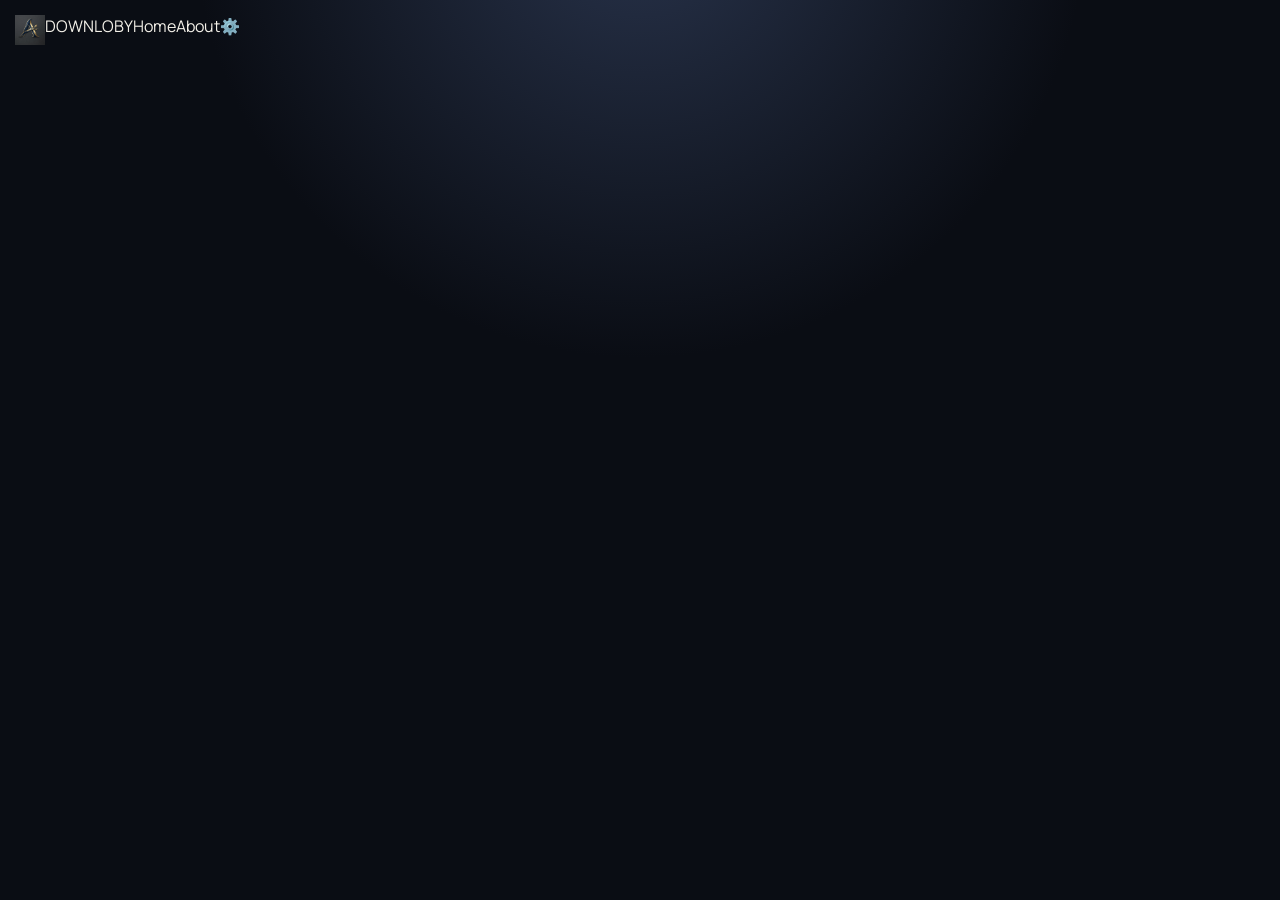
<file: frontend/Index.html>
<!DOCTYPE html>
<html lang="en">
<head>
    <meta charset="UTF-8">
    <title>DOWNLOBY</title>
    <link rel="preconnect" href="https://fonts.googleapis.com">
    <link rel="preconnect" href="https://fonts.gstatic.com" crossorigin>
    <link href="https://fonts.googleapis.com/css2?family=Manrope:wght@400;600;700;800&family=Unbounded:wght@600;800&display=swap" rel="stylesheet">
    <link rel="stylesheet" href="style.css">
</head>
<body>
    <div class="navBar">
        <nav>
            <ul>
                <div class="brand"><img src="assets/logo.png"</div>
                <li>DOWNLOBY</li>
                <li>Home</li>
                <li>About</li>
                <li>⚙️</li>
            </ul>
        </nav>
    </div>


    <script src="spool.js"></script>
</body>
</html>
</file>
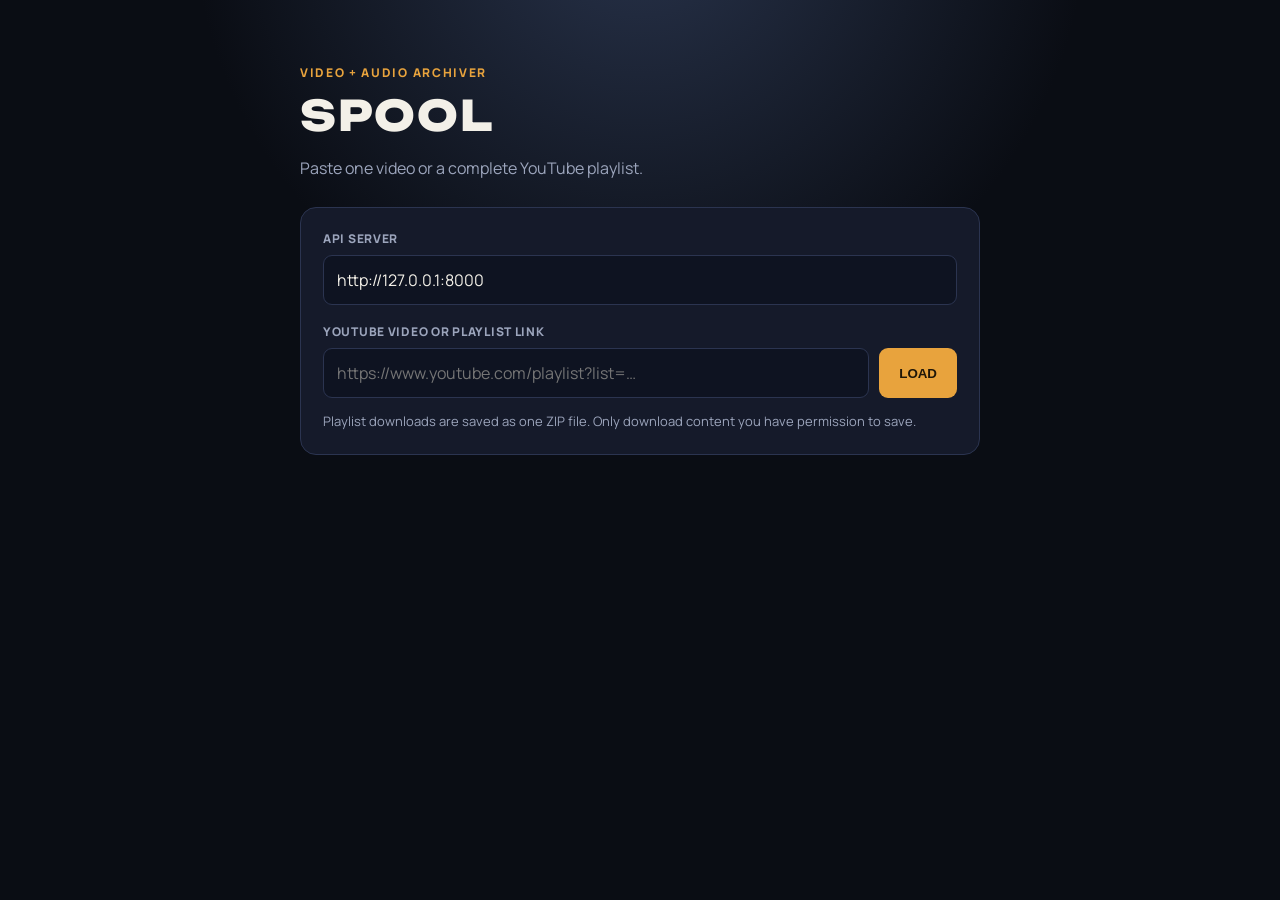
<file: frontend/spool.html>
<!doctype html>
<html lang="en">
<head>
  <meta charset="utf-8">
  <meta name="viewport" content="width=device-width, initial-scale=1">
  <title>SPOOL — YouTube Downloader</title>
  <link rel="preconnect" href="https://fonts.googleapis.com">
  <link rel="preconnect" href="https://fonts.gstatic.com" crossorigin>
  <link href="https://fonts.googleapis.com/css2?family=Manrope:wght@400;600;700;800&family=Unbounded:wght@600;800&display=swap" rel="stylesheet">
  <link rel="stylesheet" href="spool.css">
</head>
<body>
  <main class="page">
    <header>
      <p class="eyebrow">VIDEO + AUDIO ARCHIVER</p>
      <h1>SPOOL</h1>
      <p class="subtitle">Paste one video or a complete YouTube playlist.</p>
    </header>

    <section class="card">
      <label for="apiBase">API server</label>
      <input id="apiBase" value="http://127.0.0.1:8000" spellcheck="false">
      <label for="urlInput">YouTube video or playlist link</label>
      <div class="url-row">
        <input id="urlInput" placeholder="https://www.youtube.com/playlist?list=…" autocomplete="url">
        <button id="loadBtn">LOAD</button>
      </div>
      <p class="help">Playlist downloads are saved as one ZIP file. Only download content you have permission to save.</p>
    </section>

    <p class="message error" id="errorBanner" hidden></p>

    <section class="card preview" id="previewSection" hidden>
      <span class="badge" id="contentType">VIDEO</span>
      <h2 id="contentTitle"></h2>
      <p id="contentMeta"></p>
    </section>

    <section class="card" id="optionsSection" hidden>
      <div class="tabs">
        <button class="tab active" data-tab="video">MP4 VIDEO</button>
        <button class="tab" data-tab="audio">AUDIO</button>
      </div>
      <div id="videoPanel">
        <label for="qualitySelect">Video quality</label>
        <select id="qualitySelect"></select>
      </div>
      <div id="audioPanel" hidden>
        <label for="audioFormat">Audio format</label>
        <select id="audioFormat">
          <option value="mp3">MP3</option><option value="m4a">M4A</option><option value="opus">Opus</option>
          <option value="wav">WAV</option><option value="flac">FLAC</option><option value="vorbis">Vorbis</option>
        </select>
        <label for="audioBitrate">Bitrate</label>
        <select id="audioBitrate">
          <option value="320">320 kbps</option><option value="256">256 kbps</option><option value="192" selected>192 kbps</option>
          <option value="128">128 kbps</option><option value="96">96 kbps</option>
        </select>
      </div>
      <button class="download" id="downloadBtn">DOWNLOAD</button>
    </section>

    <section class="card progress" id="progressSection" hidden>
      <div class="bar"><span id="progressBar"></span></div>
      <p id="progressStatus">Preparing download…</p>
    </section>
  </main>
  <script src="spool.js"></script>
</body>
</html>
</file>
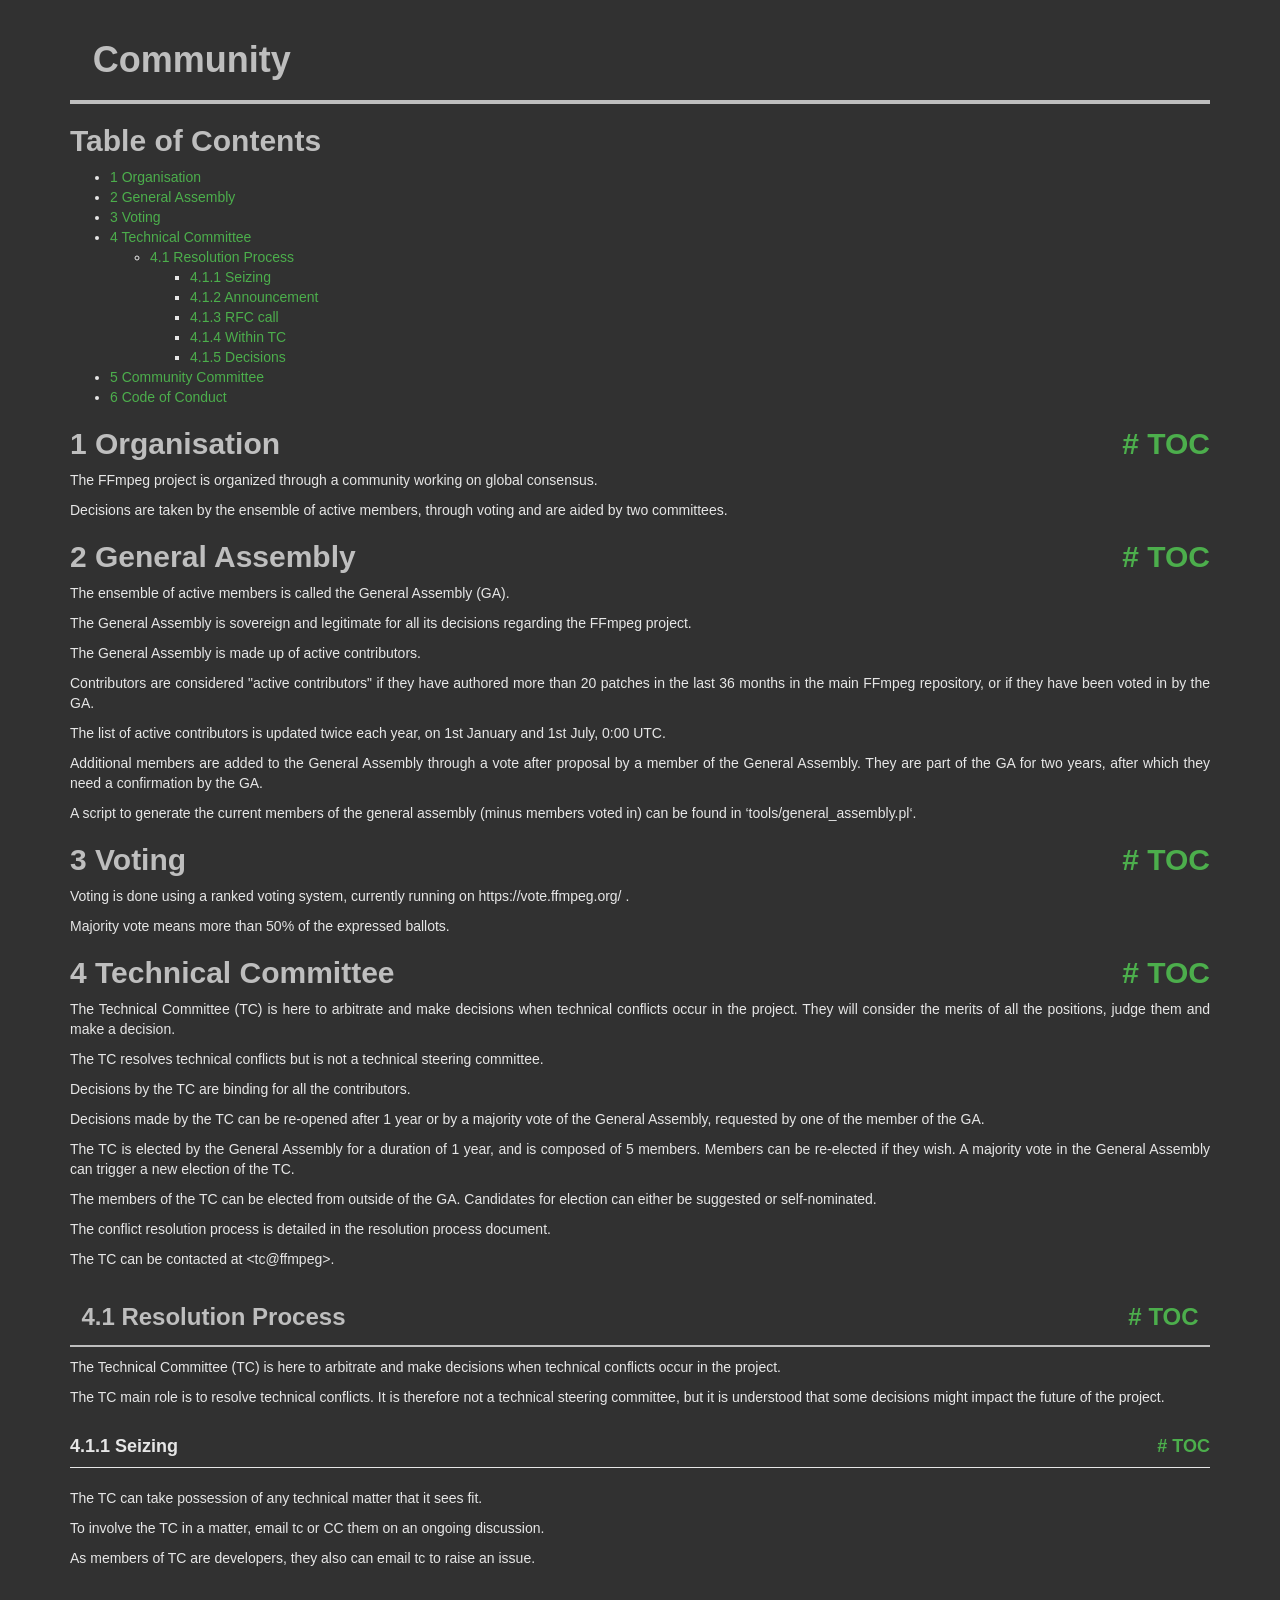
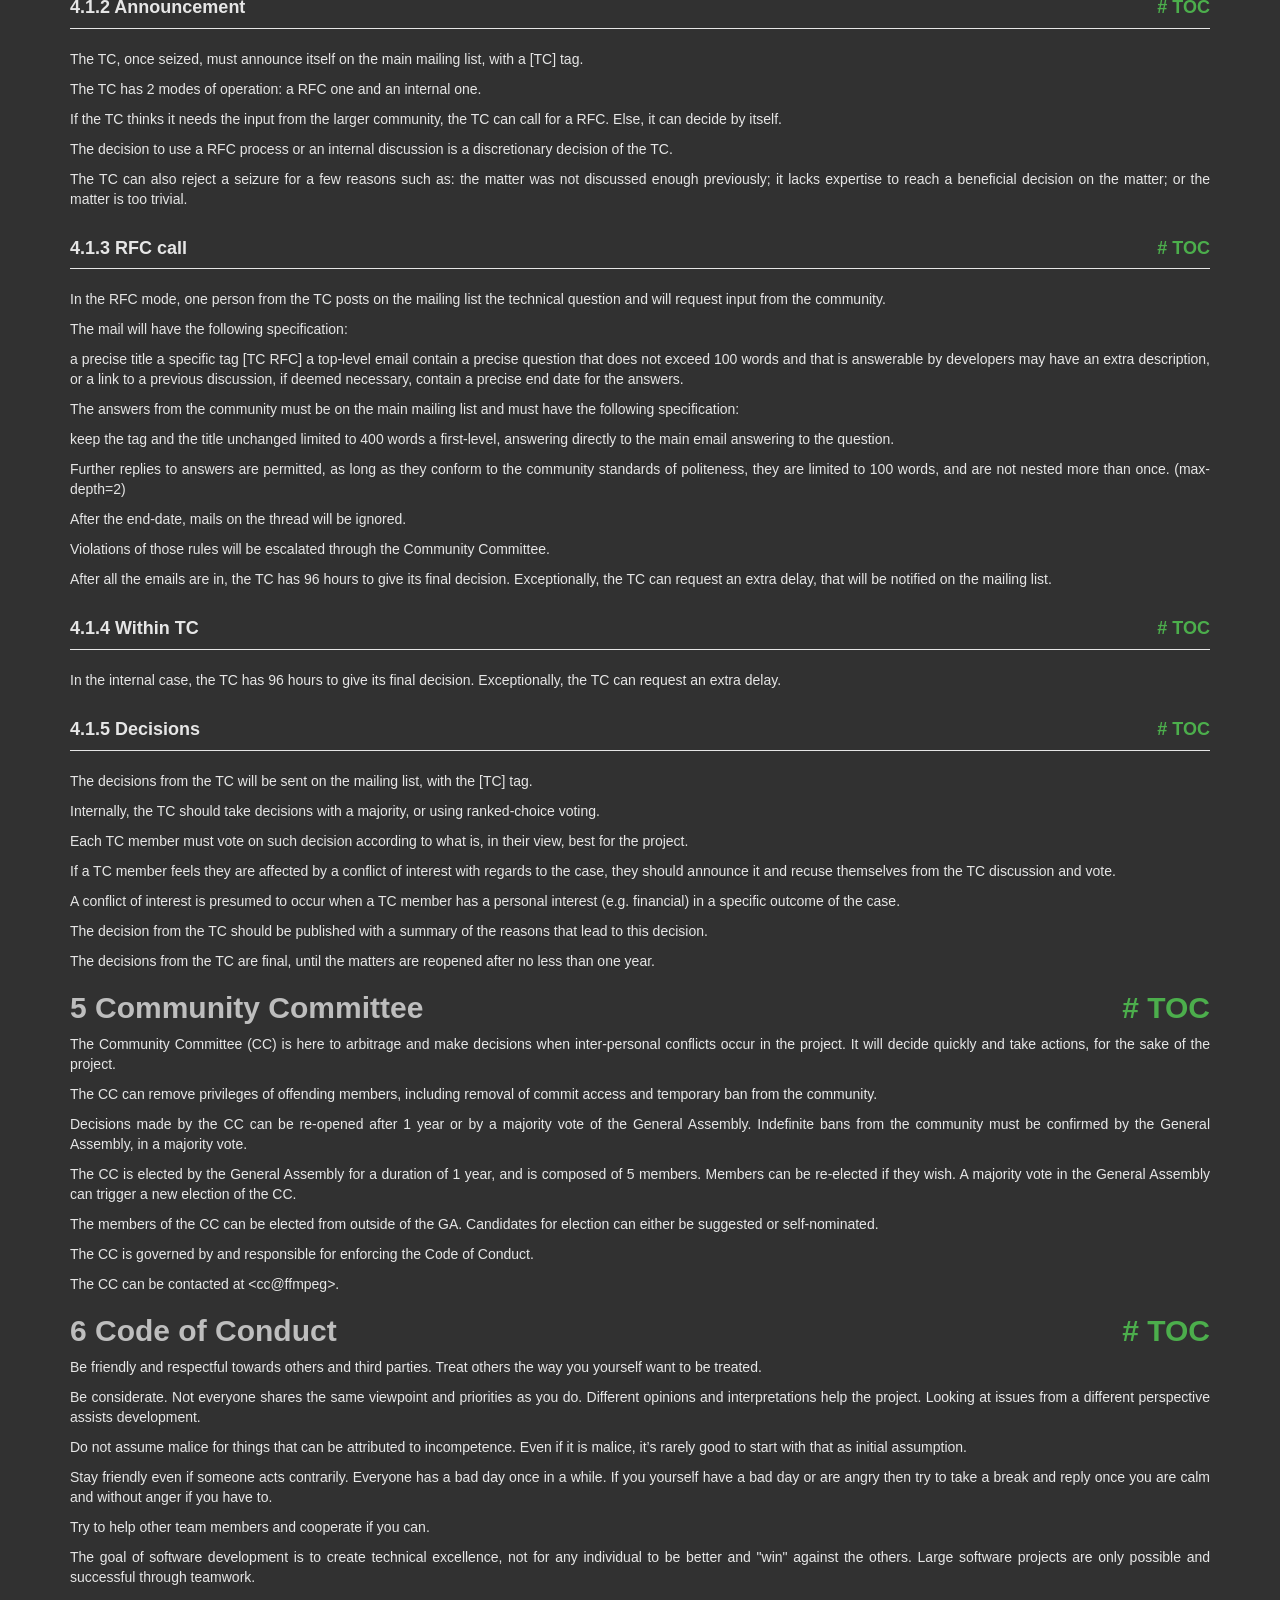
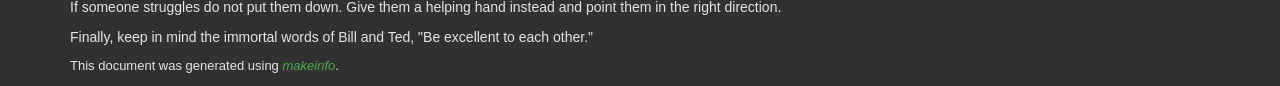
<file: ffmpeg-2026-08-03-git-01a25f74cc-essentials_build/doc/community.html>
<!DOCTYPE html PUBLIC "-//W3C//DTD HTML 4.01 Transitional//EN" "http://www.w3.org/TR/html4/loose.dtd">
<html>
<!-- Created by GNU Texinfo 7.2, https://www.gnu.org/software/texinfo/ -->
  <head>
    <meta charset="utf-8">
    <title>
      Community
    </title>
    <meta name="viewport" content="width=device-width,initial-scale=1.0">
    <link rel="stylesheet" type="text/css" href="bootstrap.min.css">
    <link rel="stylesheet" type="text/css" href="style.min.css">
  </head>
  <body>
    <div class="container">
      <h1>
      Community
      </h1>


<a name="SEC_Top"></a>

<div class="region-contents" id="SEC_Contents">
<h2 class="contents-heading">Table of Contents</h2>

<div class="contents">

<ul class="toc-numbered-mark">
  <li><a id="toc-Organisation" href="#Organisation-1">1 Organisation</a></li>
  <li><a id="toc-General-Assembly" href="#General-Assembly-1">2 General Assembly</a></li>
  <li><a id="toc-Voting" href="#Voting-1">3 Voting</a></li>
  <li><a id="toc-Technical-Committee" href="#Technical-Committee-1">4 Technical Committee</a>
  <ul class="toc-numbered-mark">
    <li><a id="toc-Resolution-Process" href="#Resolution-Process-1">4.1 Resolution Process</a>
    <ul class="toc-numbered-mark">
      <li><a id="toc-Seizing" href="#Seizing">4.1.1 Seizing</a></li>
      <li><a id="toc-Announcement" href="#Announcement">4.1.2 Announcement</a></li>
      <li><a id="toc-RFC-call" href="#RFC-call">4.1.3 RFC call</a></li>
      <li><a id="toc-Within-TC" href="#Within-TC">4.1.4 Within TC</a></li>
      <li><a id="toc-Decisions" href="#Decisions">4.1.5 Decisions</a></li>
    </ul></li>
  </ul></li>
  <li><a id="toc-Community-Committee" href="#Community-Committee-1">5 Community Committee</a></li>
  <li><a id="toc-Code-of-Conduct" href="#Code-of-Conduct-1">6 Code of Conduct</a></li>
</ul>
</div>
</div>

<a class="anchor" id="Organisation"></a><a name="Organisation-1"></a>
<h2 class="chapter">1 Organisation<span class="pull-right"><a class="anchor hidden-xs" href="#Organisation" aria-hidden="true">#</a> <a class="anchor hidden-xs"href="#toc-Organisation" aria-hidden="true">TOC</a></span></h2>

<p>The FFmpeg project is organized through a community working on global consensus.
</p>
<p>Decisions are taken by the ensemble of active members, through voting and are aided by two committees.
</p>
<a class="anchor" id="General-Assembly"></a><a name="General-Assembly-1"></a>
<h2 class="chapter">2 General Assembly<span class="pull-right"><a class="anchor hidden-xs" href="#General-Assembly" aria-hidden="true">#</a> <a class="anchor hidden-xs"href="#toc-General-Assembly" aria-hidden="true">TOC</a></span></h2>

<p>The ensemble of active members is called the General Assembly (GA).
</p>
<p>The General Assembly is sovereign and legitimate for all its decisions regarding the FFmpeg project.
</p>
<p>The General Assembly is made up of active contributors.
</p>
<p>Contributors are considered &quot;active contributors&quot; if they have authored more than 20 patches in the last 36 months in the main FFmpeg repository, or if they have been voted in by the GA.
</p>
<p>The list of active contributors is updated twice each year, on 1st January and 1st July, 0:00 UTC.
</p>
<p>Additional members are added to the General Assembly through a vote after proposal by a member of the General Assembly. They are part of the GA for two years, after which they need a confirmation by the GA.
</p>
<p>A script to generate the current members of the general assembly (minus members voted in) can be found in &lsquo;tools/general_assembly.pl&lsquo;.
</p>
<a class="anchor" id="Voting"></a><a name="Voting-1"></a>
<h2 class="chapter">3 Voting<span class="pull-right"><a class="anchor hidden-xs" href="#Voting" aria-hidden="true">#</a> <a class="anchor hidden-xs"href="#toc-Voting" aria-hidden="true">TOC</a></span></h2>

<p>Voting is done using a ranked voting system, currently running on https://vote.ffmpeg.org/ .
</p>
<p>Majority vote means more than 50% of the expressed ballots.
</p>
<a class="anchor" id="Technical-Committee"></a><a name="Technical-Committee-1"></a>
<h2 class="chapter">4 Technical Committee<span class="pull-right"><a class="anchor hidden-xs" href="#Technical-Committee" aria-hidden="true">#</a> <a class="anchor hidden-xs"href="#toc-Technical-Committee" aria-hidden="true">TOC</a></span></h2>

<p>The Technical Committee (TC) is here to arbitrate and make decisions when technical conflicts occur in the project. They will consider the merits of all the positions, judge them and make a decision.
</p>
<p>The TC resolves technical conflicts but is not a technical steering committee.
</p>
<p>Decisions by the TC are binding for all the contributors.
</p>
<p>Decisions made by the TC can be re-opened after 1 year or by a majority vote of the General Assembly, requested by one of the member of the GA.
</p>
<p>The TC is elected by the General Assembly for a duration of 1 year, and is composed of 5 members. Members can be re-elected if they wish. A majority vote in the General Assembly can trigger a new election of the TC.
</p>
<p>The members of the TC can be elected from outside of the GA. Candidates for election can either be suggested or self-nominated.
</p>
<p>The conflict resolution process is detailed in the resolution process document.
</p>
<p>The TC can be contacted at &lt;tc@ffmpeg&gt;.
</p>
<a class="anchor" id="Resolution-Process"></a><a name="Resolution-Process-1"></a>
<h3 class="section">4.1 Resolution Process<span class="pull-right"><a class="anchor hidden-xs" href="#Resolution-Process" aria-hidden="true">#</a> <a class="anchor hidden-xs"href="#toc-Resolution-Process" aria-hidden="true">TOC</a></span></h3>

<p>The Technical Committee (TC) is here to arbitrate and make decisions when technical conflicts occur in the project.
</p>
<p>The TC main role is to resolve technical conflicts. It is therefore not a technical steering committee, but it is understood that some decisions might impact the future of the project.
</p>
<a name="Seizing"></a>
<h4 class="subsection">4.1.1 Seizing<span class="pull-right"><a class="anchor hidden-xs" href="#Seizing" aria-hidden="true">#</a> <a class="anchor hidden-xs"href="#toc-Seizing" aria-hidden="true">TOC</a></span></h4>

<p>The TC can take possession of any technical matter that it sees fit.
</p>
<p>To involve the TC in a matter, email tc&nbsp;or CC them on an ongoing discussion.
</p>
<p>As members of TC are developers, they also can email tc&nbsp;to raise an issue.
</p><a name="Announcement"></a>
<h4 class="subsection">4.1.2 Announcement<span class="pull-right"><a class="anchor hidden-xs" href="#Announcement" aria-hidden="true">#</a> <a class="anchor hidden-xs"href="#toc-Announcement" aria-hidden="true">TOC</a></span></h4>

<p>The TC, once seized, must announce itself on the main mailing list, with a [TC] tag.
</p>
<p>The TC has 2 modes of operation: a RFC one and an internal one.
</p>
<p>If the TC thinks it needs the input from the larger community, the TC can call for a RFC. Else, it can decide by itself.
</p>
<p>The decision to use a RFC process or an internal discussion is a discretionary decision of the TC.
</p>
<p>The TC can also reject a seizure for a few reasons such as: the matter was not discussed enough previously; it lacks expertise to reach a beneficial decision on the matter; or the matter is too trivial.
</p><a name="RFC-call"></a>
<h4 class="subsection">4.1.3 RFC call<span class="pull-right"><a class="anchor hidden-xs" href="#RFC-call" aria-hidden="true">#</a> <a class="anchor hidden-xs"href="#toc-RFC-call" aria-hidden="true">TOC</a></span></h4>

<p>In the RFC mode, one person from the TC posts on the mailing list the technical question and will request input from the community.
</p>
<p>The mail will have the following specification:
</p>
<p>a precise title
    a specific tag [TC RFC]
    a top-level email
    contain a precise question that does not exceed 100 words and that is answerable by developers
    may have an extra description, or a link to a previous discussion, if deemed necessary,
    contain a precise end date for the answers.
</p>
<p>The answers from the community must be on the main mailing list and must have the following specification:
</p>
<p>keep the tag and the title unchanged
    limited to 400 words
    a first-level, answering directly to the main email
    answering to the question.
</p>
<p>Further replies to answers are permitted, as long as they conform to the community standards of politeness, they are limited to 100 words, and are not nested more than once. (max-depth=2)
</p>
<p>After the end-date, mails on the thread will be ignored.
</p>
<p>Violations of those rules will be escalated through the Community Committee.
</p>
<p>After all the emails are in, the TC has 96 hours to give its final decision. Exceptionally, the TC can request an extra delay, that will be notified on the mailing list.
</p><a name="Within-TC"></a>
<h4 class="subsection">4.1.4 Within TC<span class="pull-right"><a class="anchor hidden-xs" href="#Within-TC" aria-hidden="true">#</a> <a class="anchor hidden-xs"href="#toc-Within-TC" aria-hidden="true">TOC</a></span></h4>

<p>In the internal case, the TC has 96 hours to give its final decision. Exceptionally, the TC can request an extra delay.
</p><a name="Decisions"></a>
<h4 class="subsection">4.1.5 Decisions<span class="pull-right"><a class="anchor hidden-xs" href="#Decisions" aria-hidden="true">#</a> <a class="anchor hidden-xs"href="#toc-Decisions" aria-hidden="true">TOC</a></span></h4>

<p>The decisions from the TC will be sent on the mailing list, with the [TC] tag.
</p>
<p>Internally, the TC should take decisions with a majority, or using ranked-choice voting.
</p>
<p>Each TC member must vote on such decision according to what is, in their view, best for the project.
</p>
<p>If a TC member feels they are affected by a conflict of interest with regards to the case, they should announce it and recuse themselves from the TC
discussion and vote.
</p>
<p>A conflict of interest is presumed to occur when a TC member has a personal interest (e.g. financial) in a specific outcome of the case.
</p>
<p>The decision from the TC should be published with a summary of the reasons that lead to this decision.
</p>
<p>The decisions from the TC are final, until the matters are reopened after no less than one year.
</p>
<a class="anchor" id="Community-Committee"></a><a name="Community-Committee-1"></a>
<h2 class="chapter">5 Community Committee<span class="pull-right"><a class="anchor hidden-xs" href="#Community-Committee" aria-hidden="true">#</a> <a class="anchor hidden-xs"href="#toc-Community-Committee" aria-hidden="true">TOC</a></span></h2>

<p>The Community Committee (CC) is here to arbitrage and make decisions when inter-personal conflicts occur in the project. It will decide quickly and take actions, for the sake of the project.
</p>
<p>The CC can remove privileges of offending members, including removal of commit access and temporary ban from the community.
</p>
<p>Decisions made by the CC can be re-opened after 1 year or by a majority vote of the General Assembly. Indefinite bans from the community must be confirmed by the General Assembly, in a majority vote.
</p>
<p>The CC is elected by the General Assembly for a duration of 1 year, and is composed of 5 members. Members can be re-elected if they wish. A majority vote in the General Assembly can trigger a new election of the CC.
</p>
<p>The members of the CC can be elected from outside of the GA. Candidates for election can either be suggested or self-nominated.
</p>
<p>The CC is governed by and responsible for enforcing the Code of Conduct.
</p>
<p>The CC can be contacted at &lt;cc@ffmpeg&gt;.
</p>
<a class="anchor" id="Code-of-Conduct"></a><a name="Code-of-Conduct-1"></a>
<h2 class="chapter">6 Code of Conduct<span class="pull-right"><a class="anchor hidden-xs" href="#Code-of-Conduct" aria-hidden="true">#</a> <a class="anchor hidden-xs"href="#toc-Code-of-Conduct" aria-hidden="true">TOC</a></span></h2>

<p>Be friendly and respectful towards others and third parties.
Treat others the way you yourself want to be treated.
</p>
<p>Be considerate. Not everyone shares the same viewpoint and priorities as you do.
Different opinions and interpretations help the project.
Looking at issues from a different perspective assists development.
</p>
<p>Do not assume malice for things that can be attributed to incompetence. Even if
it is malice, it&rsquo;s rarely good to start with that as initial assumption.
</p>
<p>Stay friendly even if someone acts contrarily. Everyone has a bad day
once in a while.
If you yourself have a bad day or are angry then try to take a break and reply
once you are calm and without anger if you have to.
</p>
<p>Try to help other team members and cooperate if you can.
</p>
<p>The goal of software development is to create technical excellence, not for any
individual to be better and &quot;win&quot; against the others. Large software projects
are only possible and successful through teamwork.
</p>
<p>If someone struggles do not put them down. Give them a helping hand
instead and point them in the right direction.
</p>
<p>Finally, keep in mind the immortal words of Bill and Ted,
&quot;Be excellent to each other.&quot;
</p>
      <p style="font-size: small;">
        This document was generated using <a class="uref" href="https://www.gnu.org/software/texinfo/"><em class="emph">makeinfo</em></a>.
      </p>
    </div>
  </body>
</html>
</file>
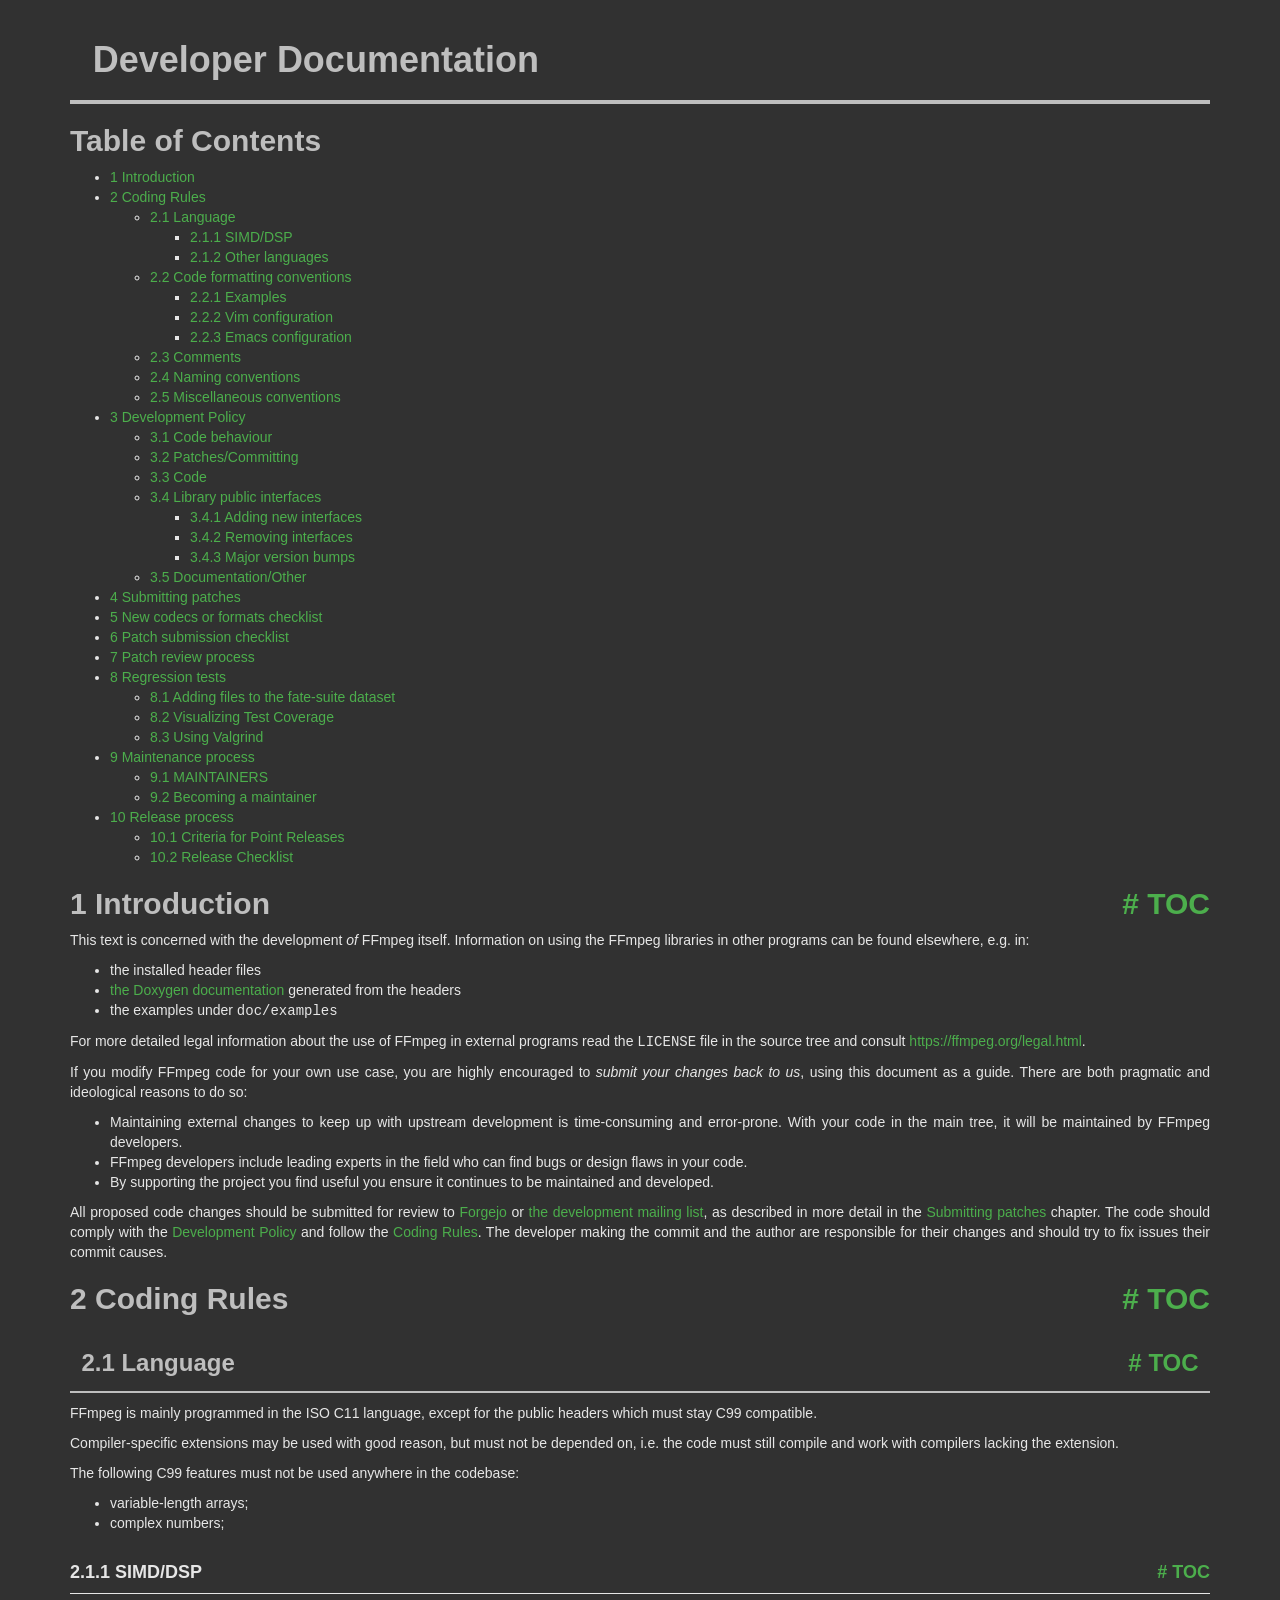
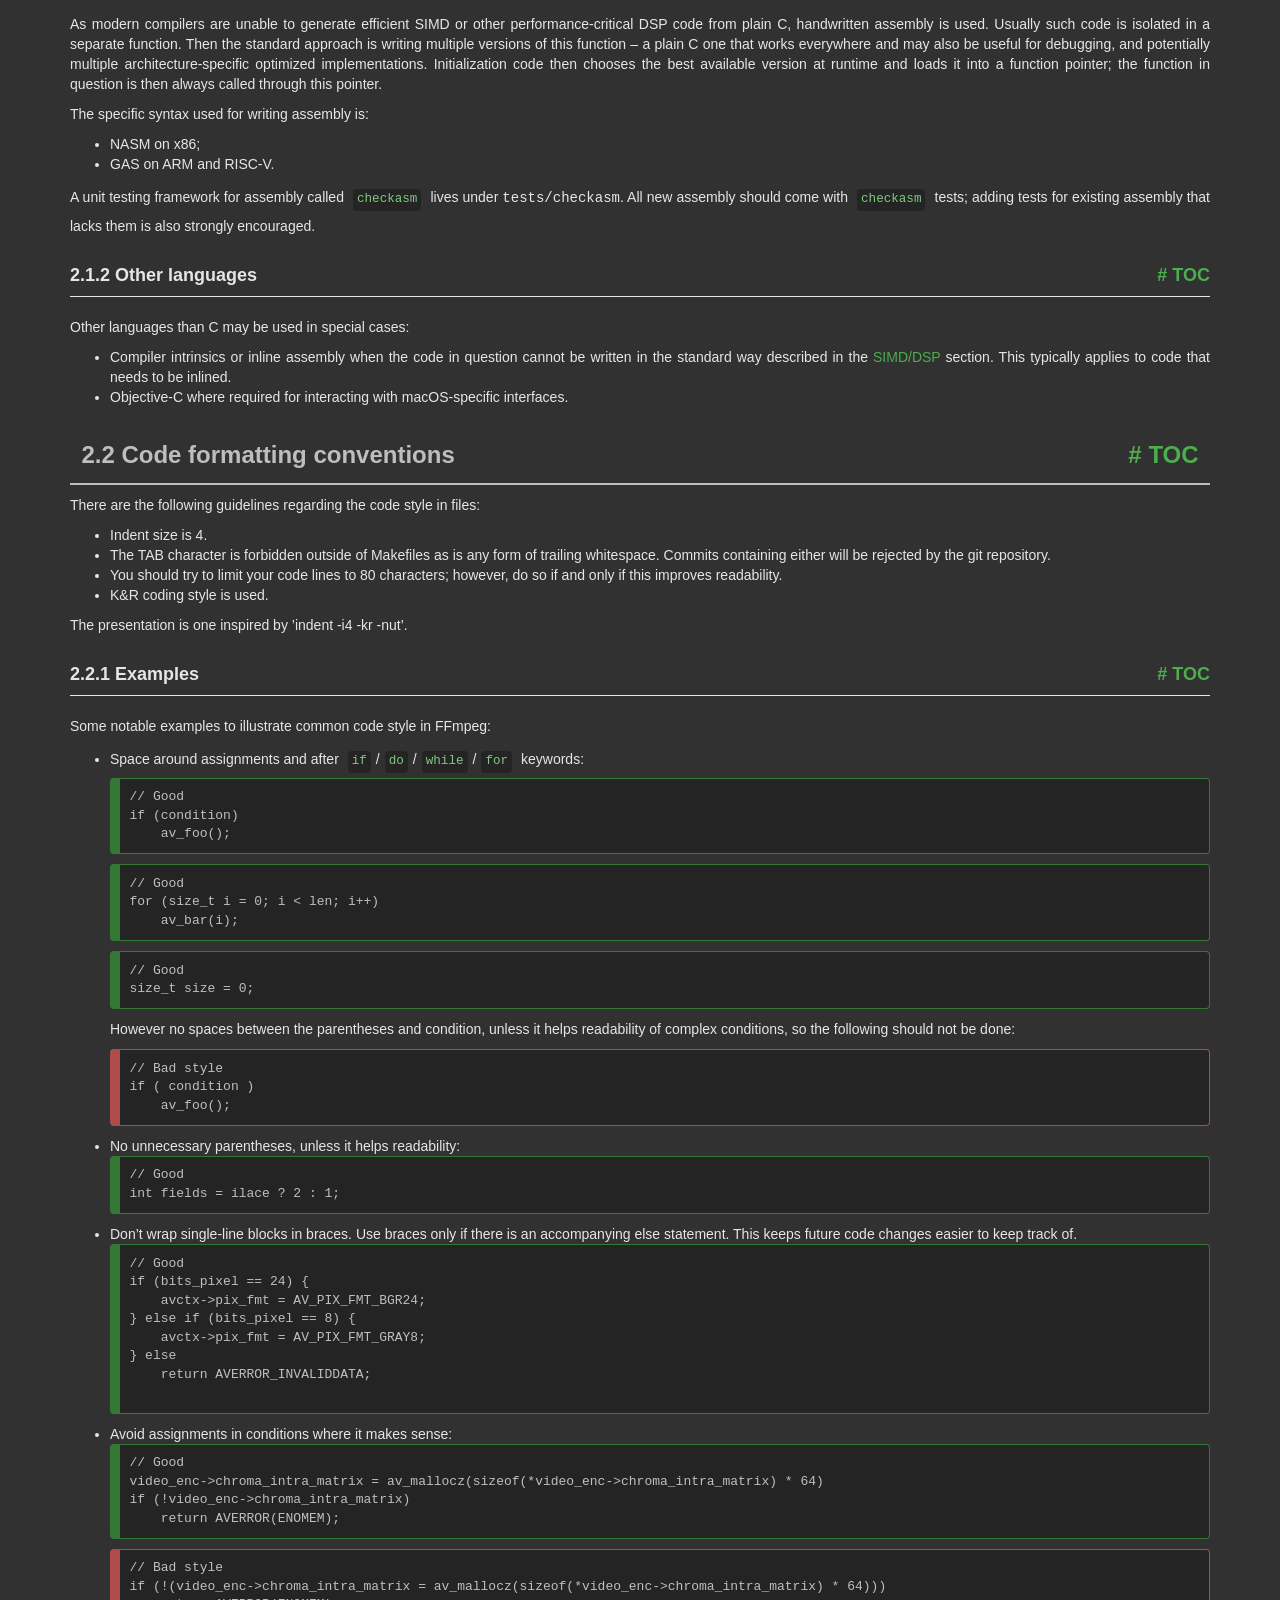
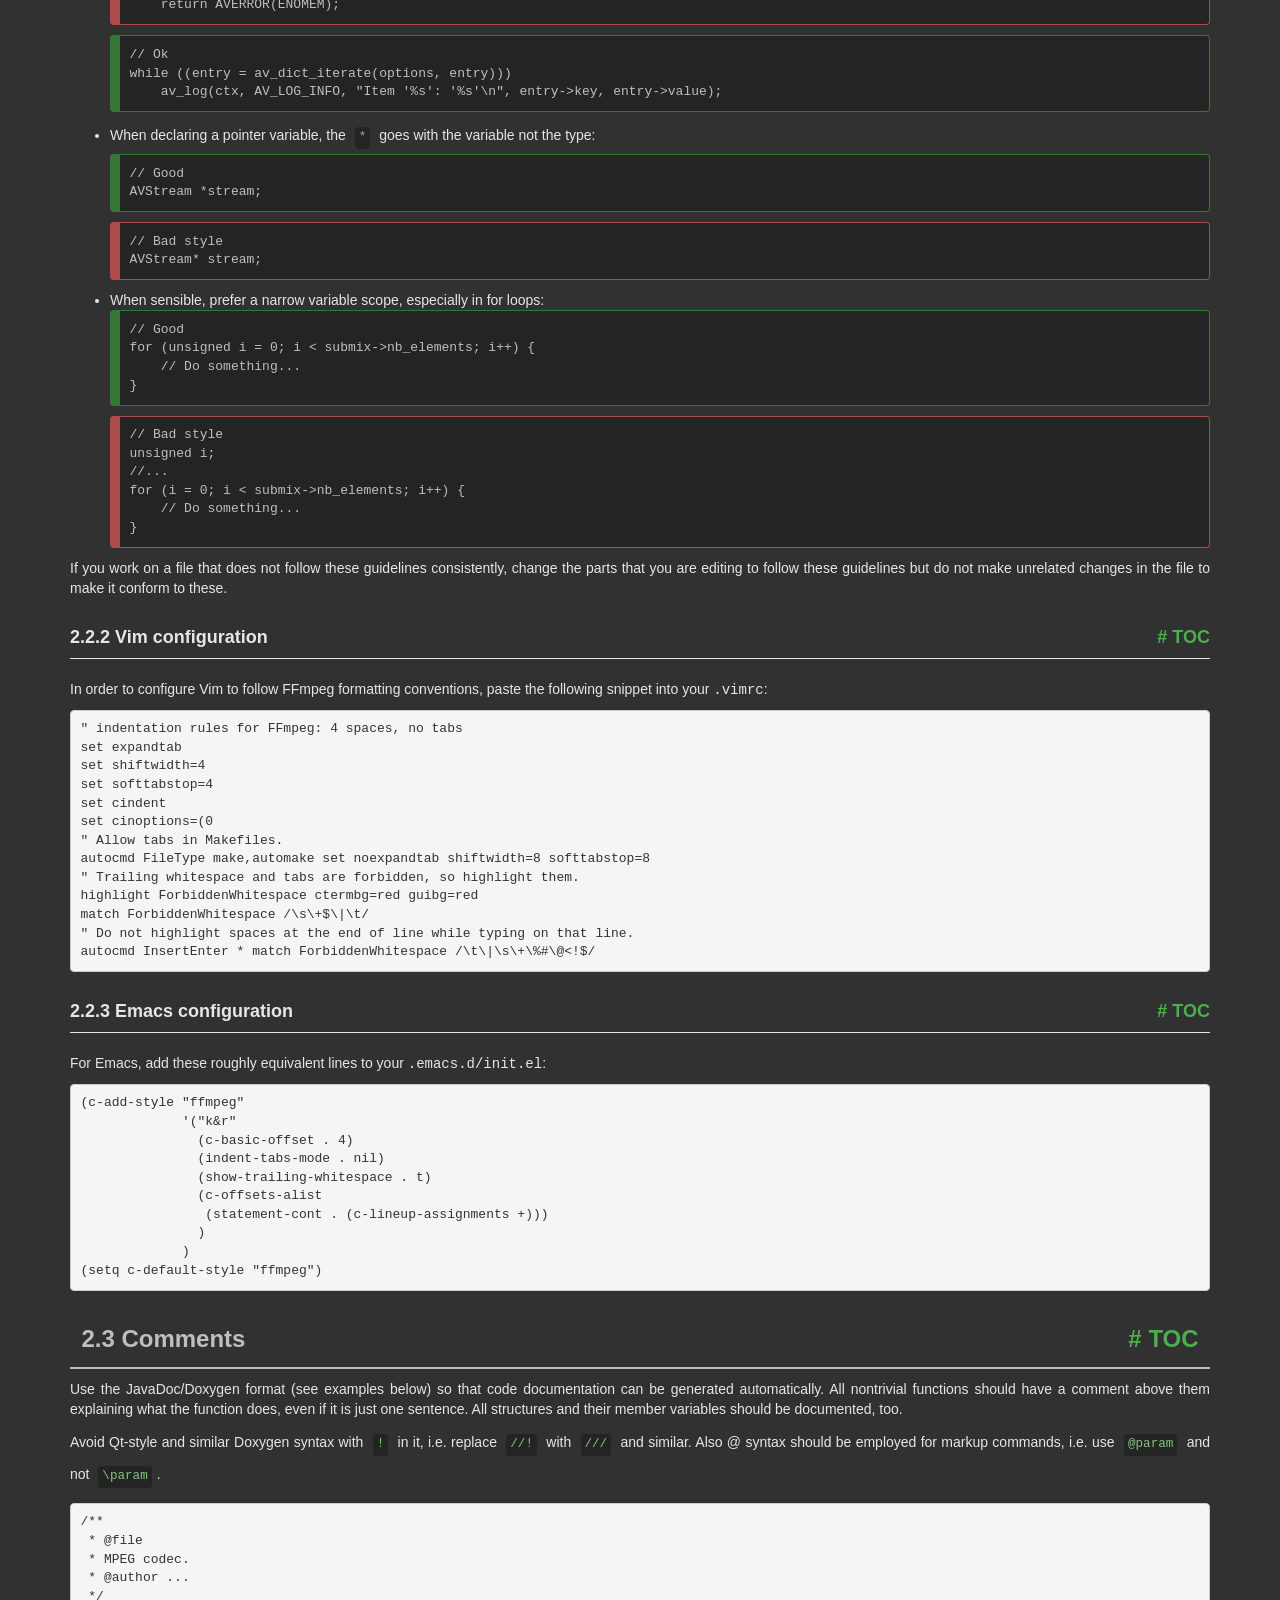
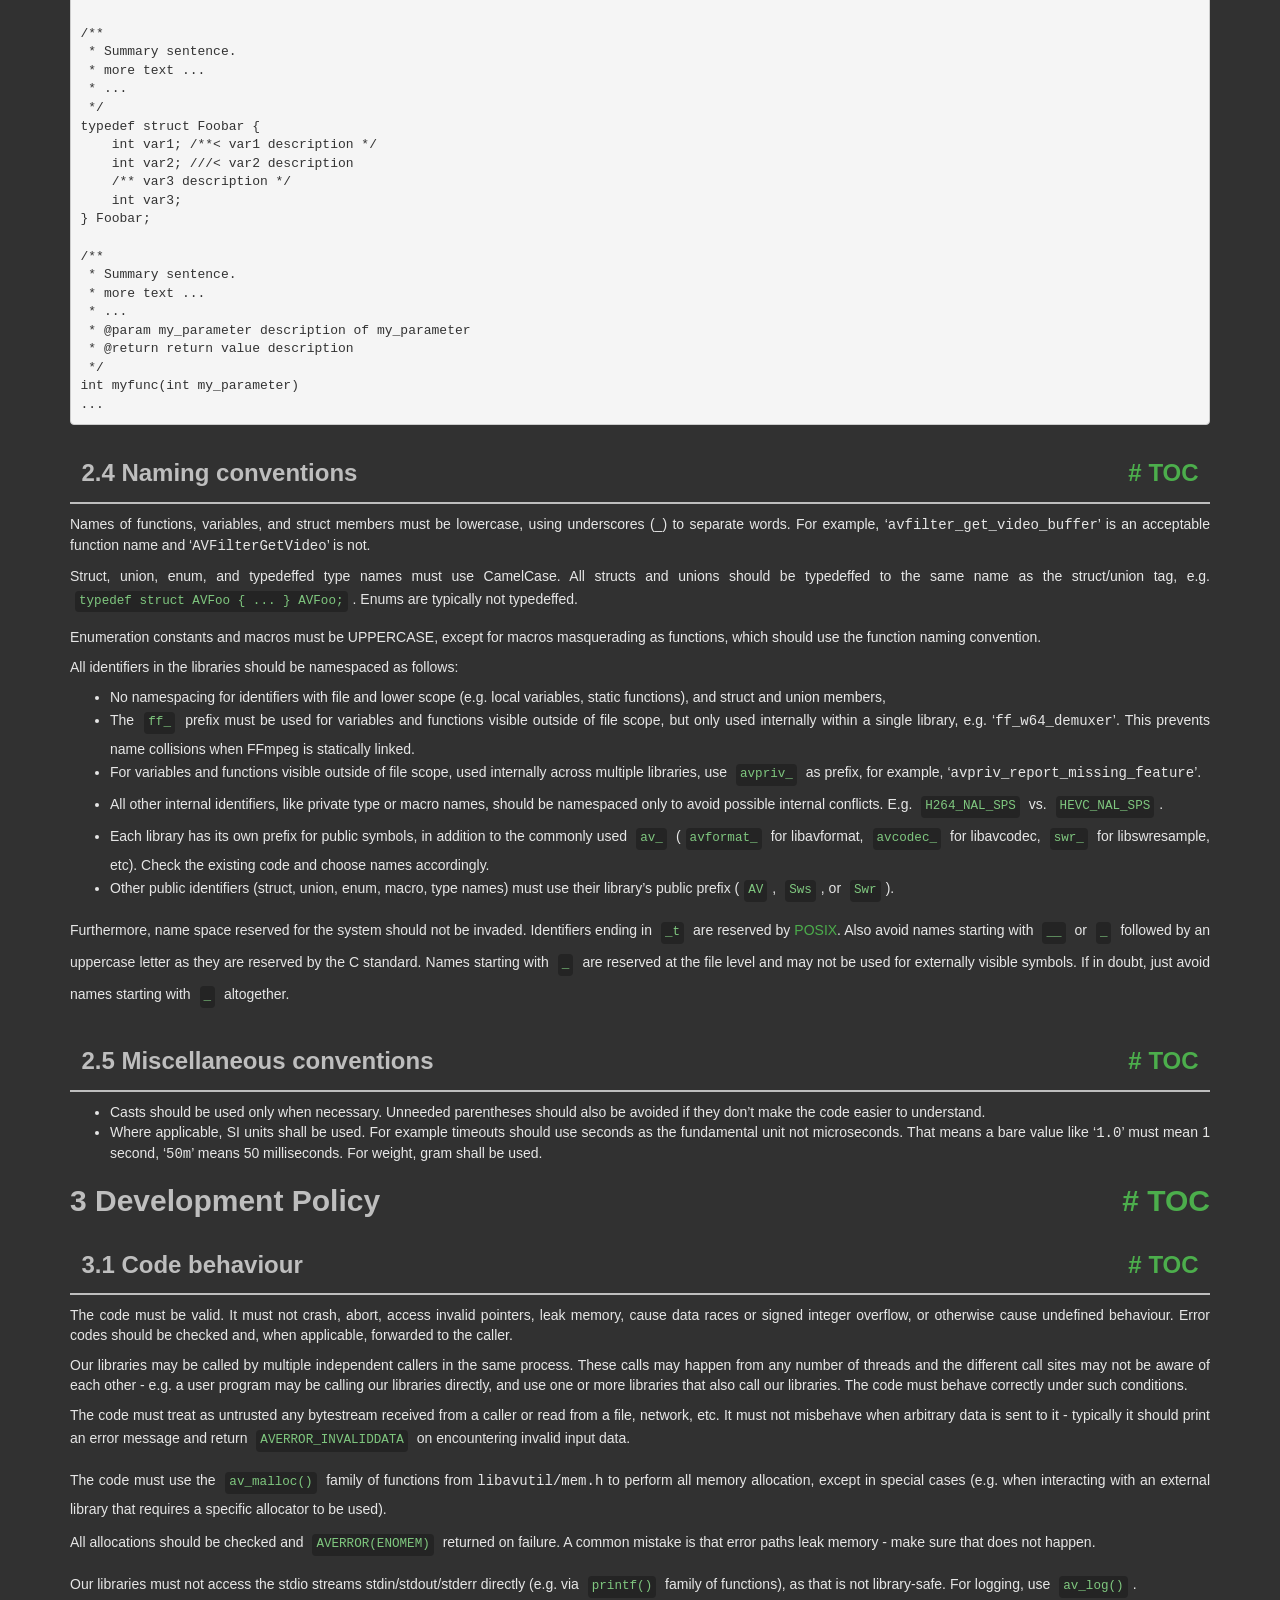
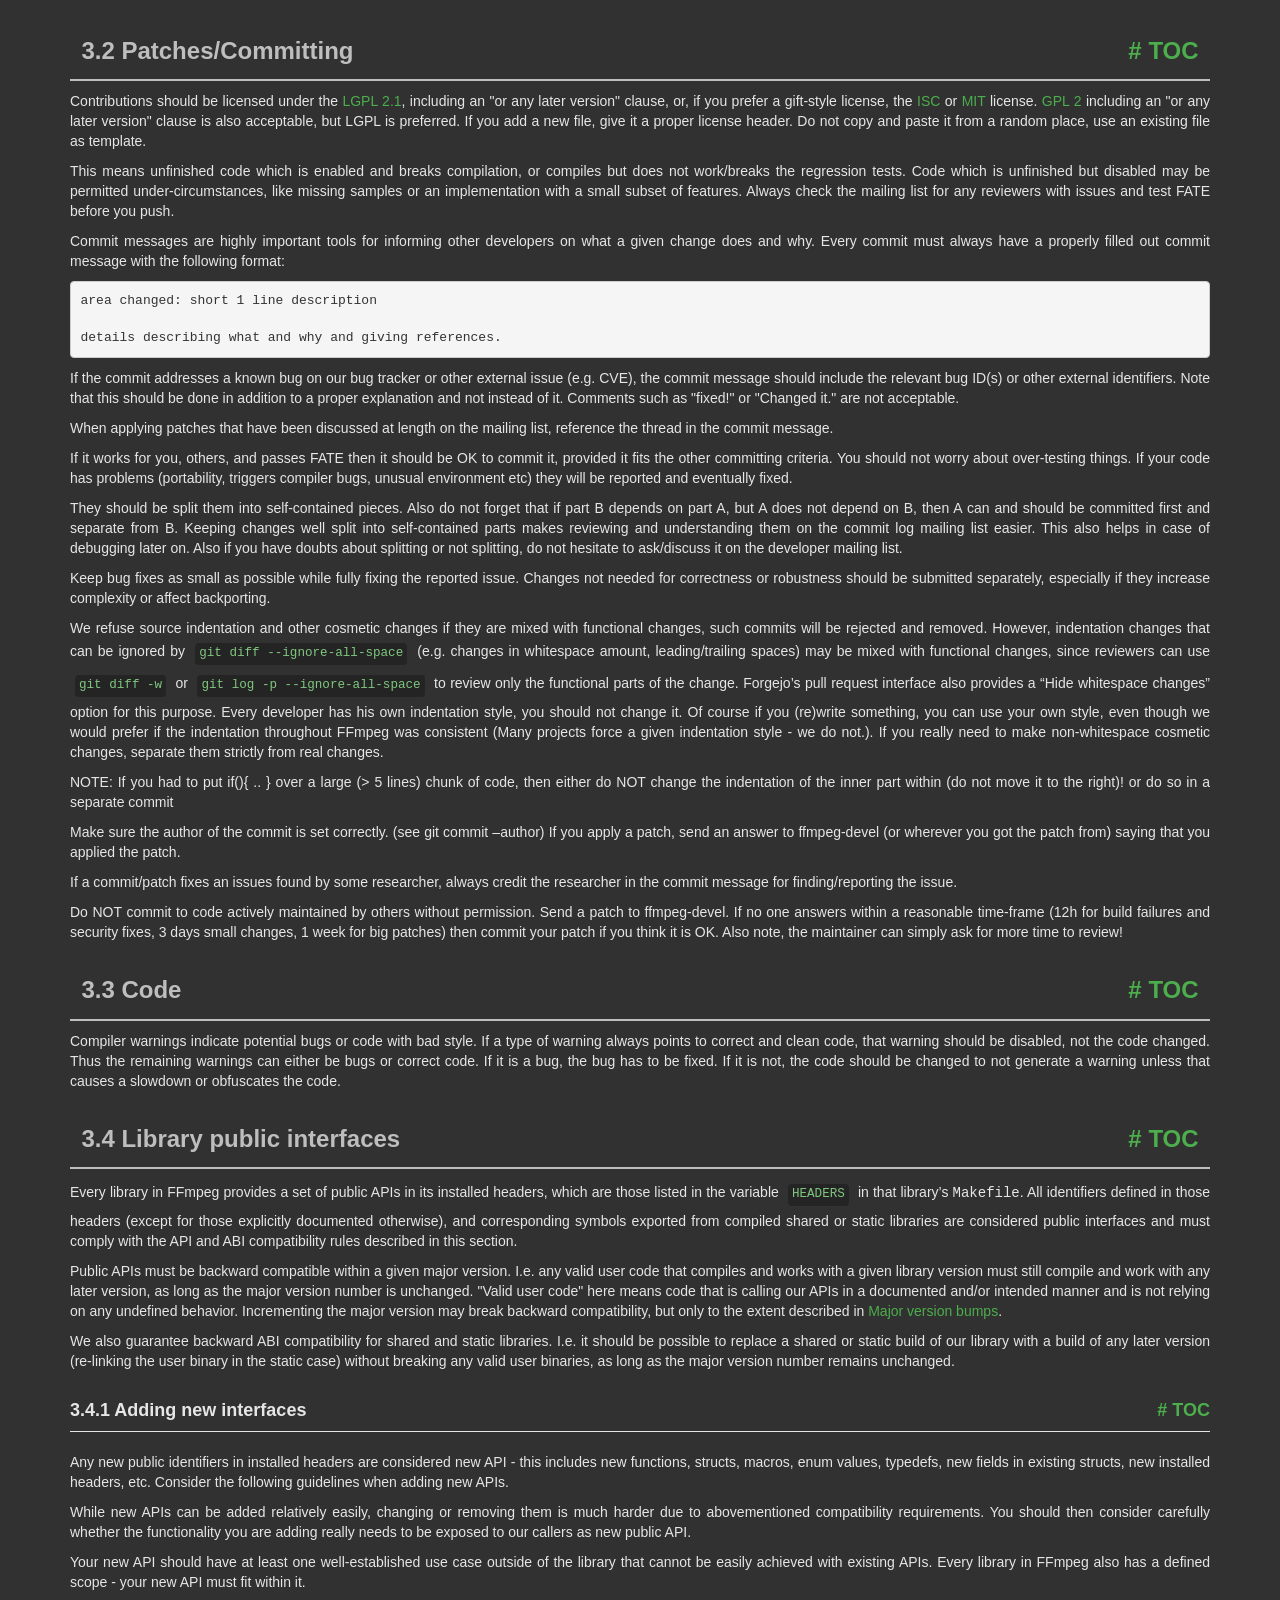
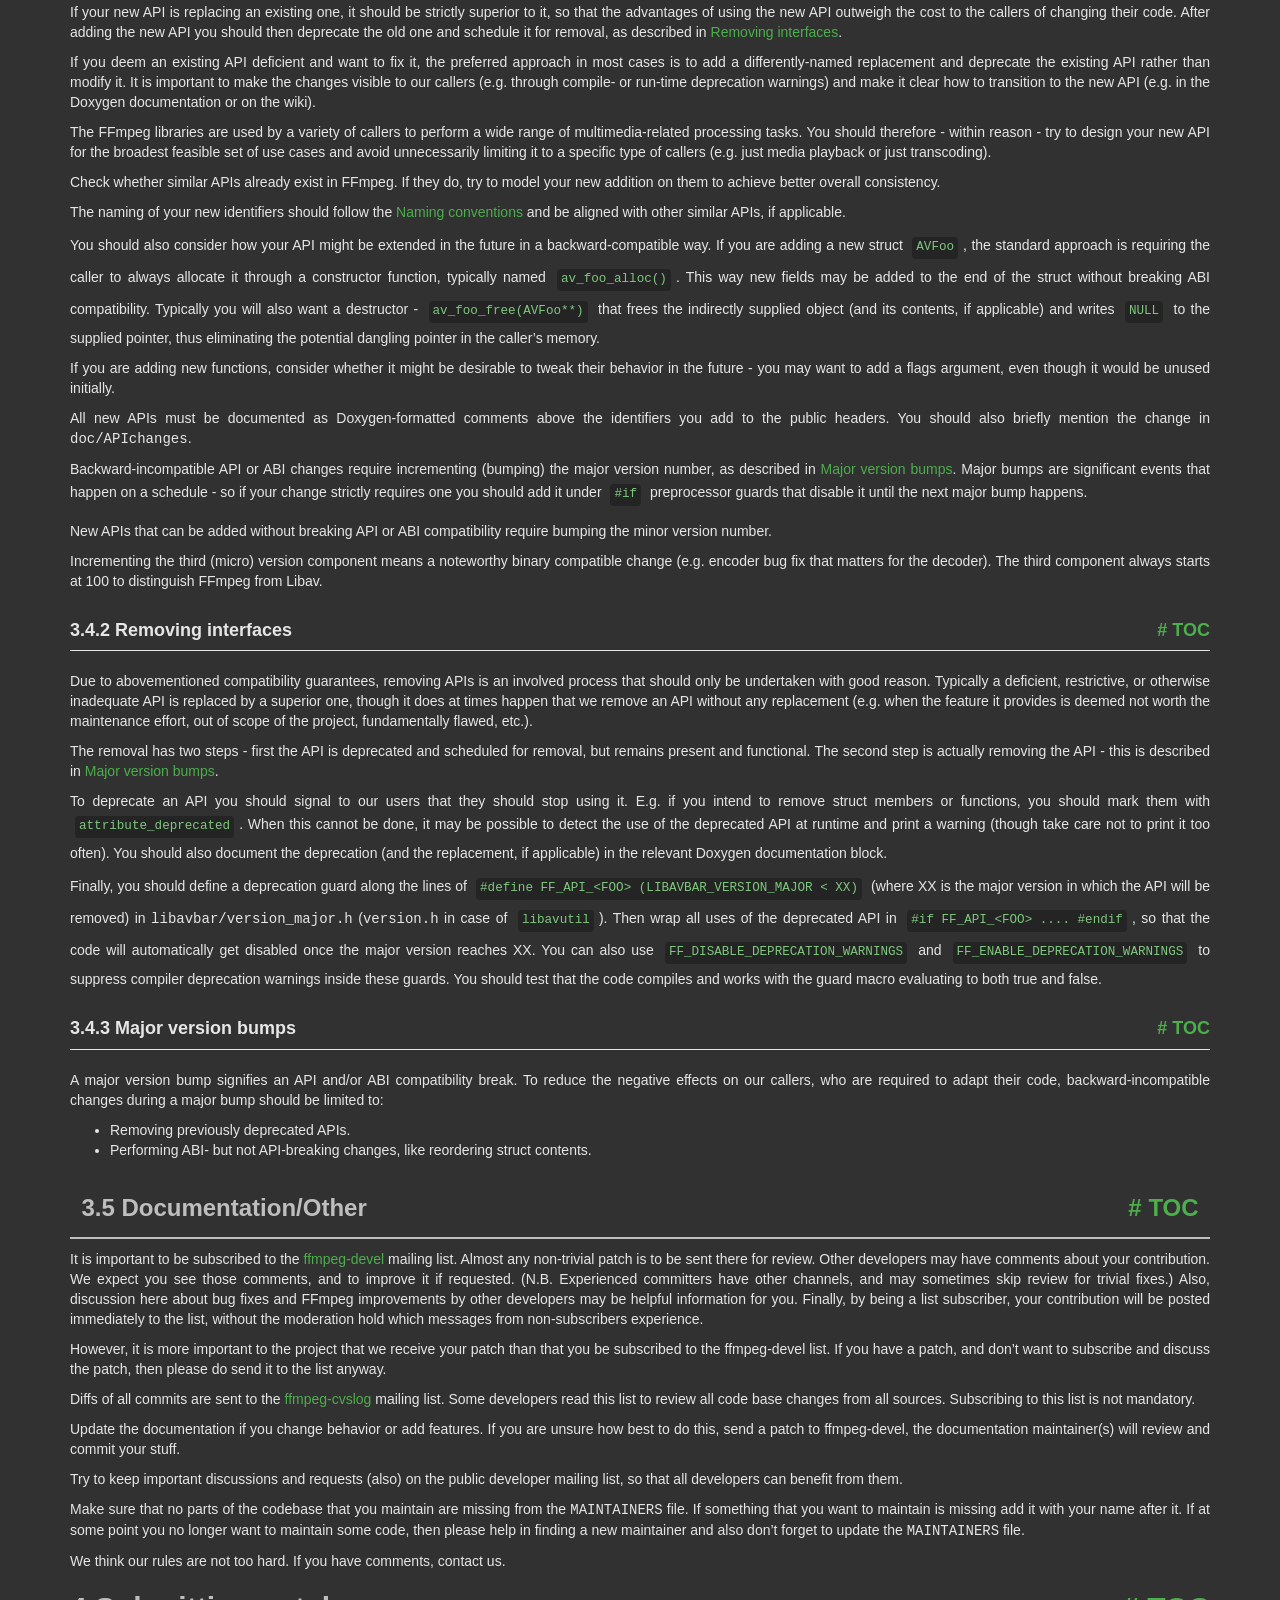
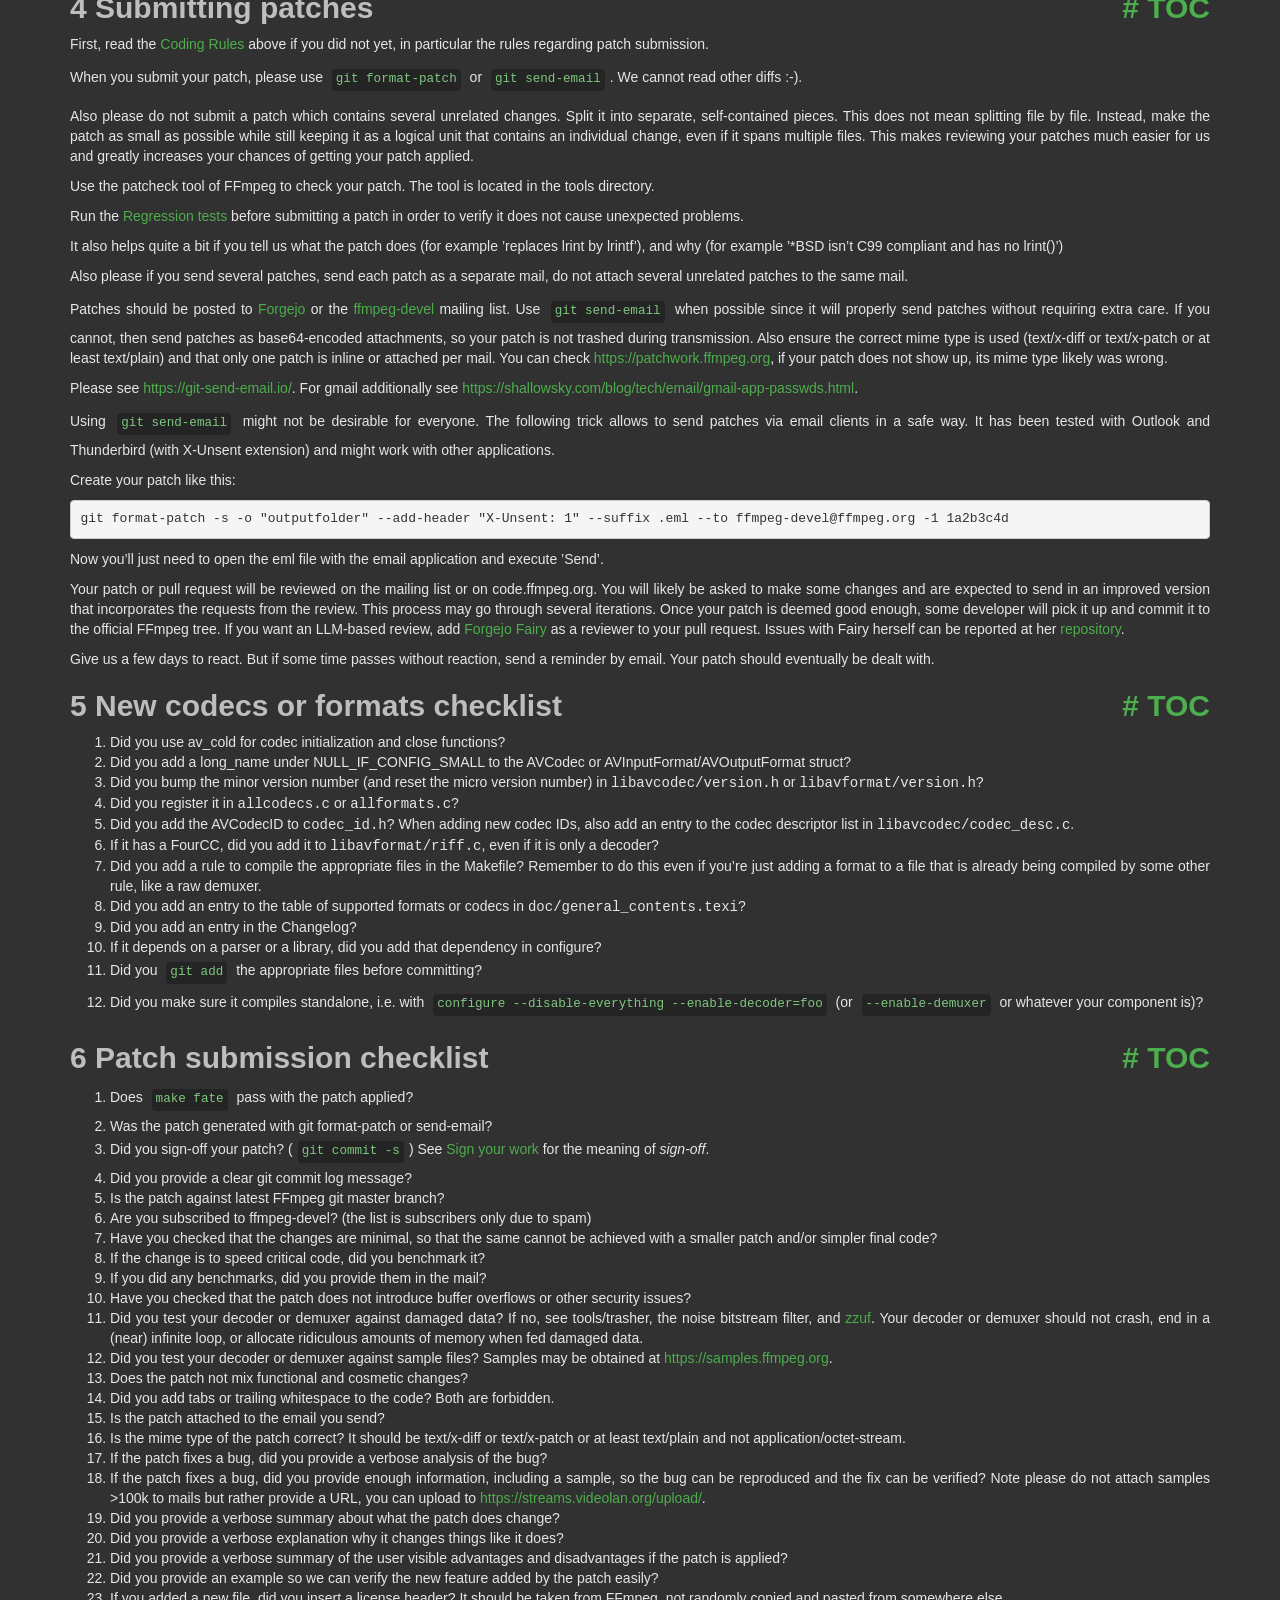
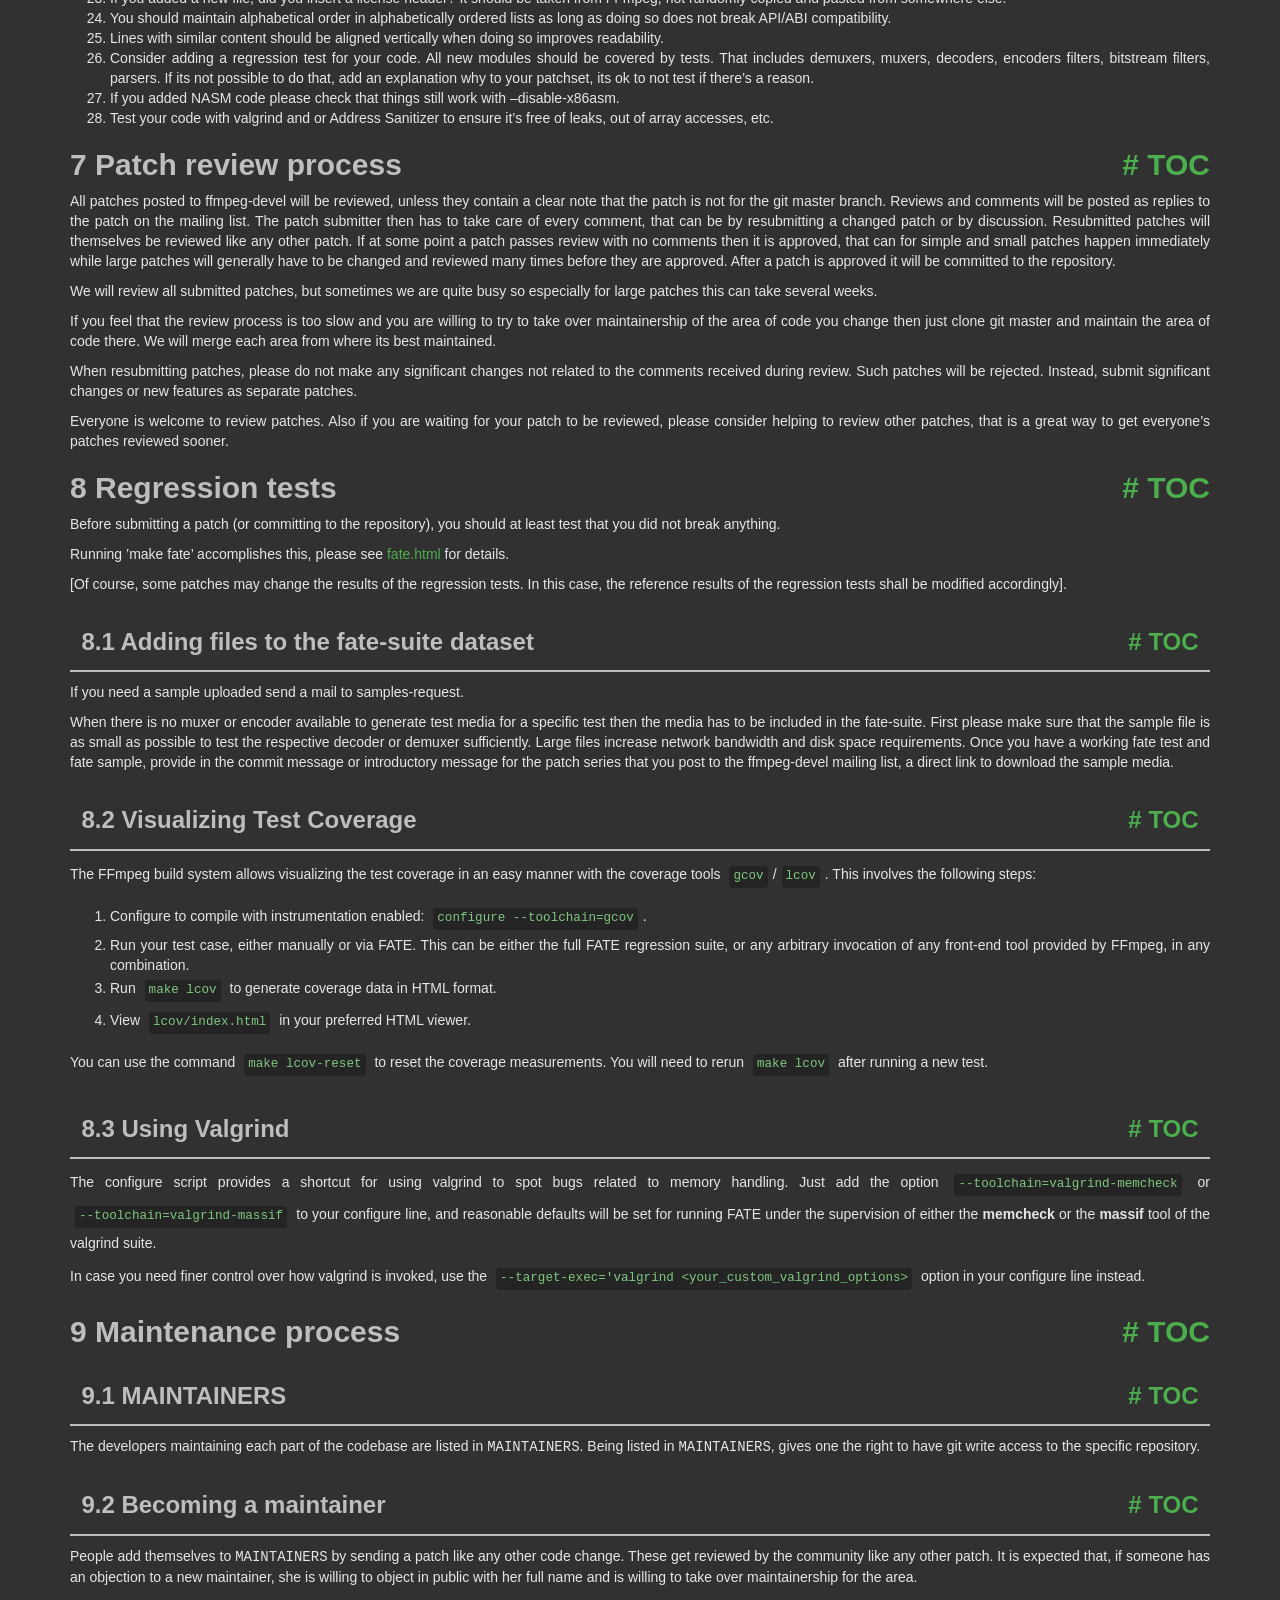
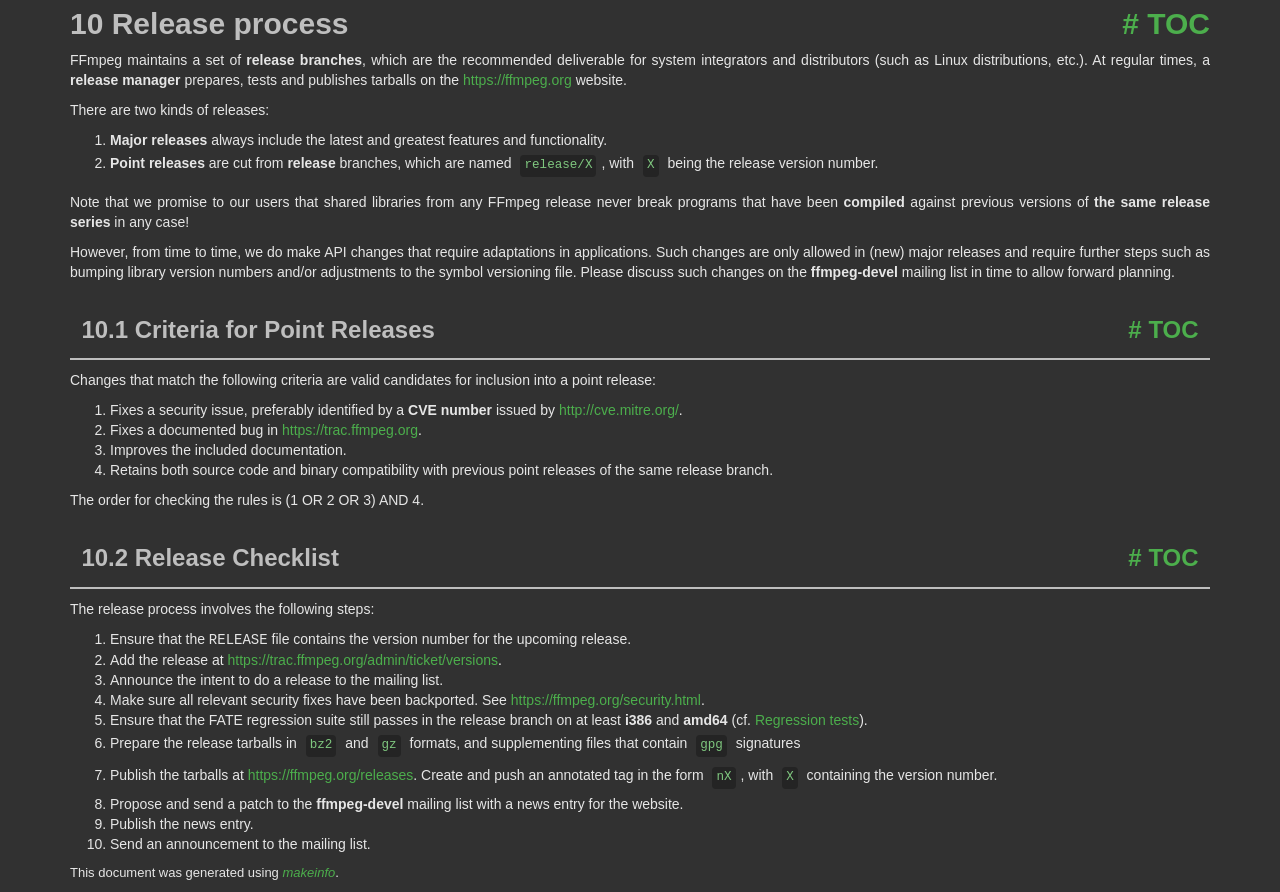
<file: ffmpeg-2026-08-03-git-01a25f74cc-essentials_build/doc/developer.html>
<!DOCTYPE html PUBLIC "-//W3C//DTD HTML 4.01 Transitional//EN" "http://www.w3.org/TR/html4/loose.dtd">
<html>
<!-- Created by GNU Texinfo 7.2, https://www.gnu.org/software/texinfo/ -->
  <head>
    <meta charset="utf-8">
    <title>
      Developer Documentation
    </title>
    <meta name="viewport" content="width=device-width,initial-scale=1.0">
    <link rel="stylesheet" type="text/css" href="bootstrap.min.css">
    <link rel="stylesheet" type="text/css" href="style.min.css">
  </head>
  <body>
    <div class="container">
      <h1>
      Developer Documentation
      </h1>


<a name="SEC_Top"></a>

<div class="region-contents" id="SEC_Contents">
<h2 class="contents-heading">Table of Contents</h2>

<div class="contents">

<ul class="toc-numbered-mark">
  <li><a id="toc-Introduction" href="#Introduction">1 Introduction</a></li>
  <li><a id="toc-Coding-Rules" href="#Coding-Rules-1">2 Coding Rules</a>
  <ul class="toc-numbered-mark">
    <li><a id="toc-Language" href="#Language">2.1 Language</a>
    <ul class="toc-numbered-mark">
      <li><a id="toc-SIMD_002fDSP" href="#SIMD_002fDSP-1">2.1.1 SIMD/DSP</a></li>
      <li><a id="toc-Other-languages" href="#Other-languages">2.1.2 Other languages</a></li>
    </ul></li>
    <li><a id="toc-Code-formatting-conventions" href="#Code-formatting-conventions">2.2 Code formatting conventions</a>
    <ul class="toc-numbered-mark">
      <li><a id="toc-Examples" href="#Examples">2.2.1 Examples</a></li>
      <li><a id="toc-Vim-configuration" href="#Vim-configuration">2.2.2 Vim configuration</a></li>
      <li><a id="toc-Emacs-configuration" href="#Emacs-configuration">2.2.3 Emacs configuration</a></li>
    </ul></li>
    <li><a id="toc-Comments" href="#Comments">2.3 Comments</a></li>
    <li><a id="toc-Naming-conventions" href="#Naming-conventions-1">2.4 Naming conventions</a></li>
    <li><a id="toc-Miscellaneous-conventions" href="#Miscellaneous-conventions">2.5 Miscellaneous conventions</a></li>
  </ul></li>
  <li><a id="toc-Development-Policy" href="#Development-Policy-1">3 Development Policy</a>
  <ul class="toc-numbered-mark">
    <li><a id="toc-Code-behaviour" href="#Code-behaviour">3.1 Code behaviour</a></li>
    <li><a id="toc-Patches_002fCommitting" href="#Patches_002fCommitting">3.2 Patches/Committing</a></li>
    <li><a id="toc-Code" href="#Code">3.3 Code</a></li>
    <li><a id="toc-Library-public-interfaces" href="#Library-public-interfaces">3.4 Library public interfaces</a>
    <ul class="toc-numbered-mark">
      <li><a id="toc-Adding-new-interfaces" href="#Adding-new-interfaces">3.4.1 Adding new interfaces</a></li>
      <li><a id="toc-Removing-interfaces" href="#Removing-interfaces-1">3.4.2 Removing interfaces</a></li>
      <li><a id="toc-Major-version-bumps" href="#Major-version-bumps-1">3.4.3 Major version bumps</a></li>
    </ul></li>
    <li><a id="toc-Documentation_002fOther" href="#Documentation_002fOther">3.5 Documentation/Other</a></li>
  </ul></li>
  <li><a id="toc-Submitting-patches" href="#Submitting-patches-1">4 Submitting patches</a></li>
  <li><a id="toc-New-codecs-or-formats-checklist" href="#New-codecs-or-formats-checklist">5 New codecs or formats checklist</a></li>
  <li><a id="toc-Patch-submission-checklist" href="#Patch-submission-checklist">6 Patch submission checklist</a></li>
  <li><a id="toc-Patch-review-process" href="#Patch-review-process">7 Patch review process</a></li>
  <li><a id="toc-Regression-tests" href="#Regression-tests-1">8 Regression tests</a>
  <ul class="toc-numbered-mark">
    <li><a id="toc-Adding-files-to-the-fate_002dsuite-dataset" href="#Adding-files-to-the-fate_002dsuite-dataset">8.1 Adding files to the fate-suite dataset</a></li>
    <li><a id="toc-Visualizing-Test-Coverage" href="#Visualizing-Test-Coverage">8.2 Visualizing Test Coverage</a></li>
    <li><a id="toc-Using-Valgrind" href="#Using-Valgrind">8.3 Using Valgrind</a></li>
  </ul></li>
  <li><a id="toc-Maintenance-process" href="#Maintenance-process">9 Maintenance process</a>
  <ul class="toc-numbered-mark">
    <li><a id="toc-MAINTAINERS" href="#MAINTAINERS-1">9.1 MAINTAINERS</a></li>
    <li><a id="toc-Becoming-a-maintainer" href="#Becoming-a-maintainer-1">9.2 Becoming a maintainer</a></li>
  </ul></li>
  <li><a id="toc-Release-process" href="#Release-process-1">10 Release process</a>
  <ul class="toc-numbered-mark">
    <li><a id="toc-Criteria-for-Point-Releases" href="#Criteria-for-Point-Releases-1">10.1 Criteria for Point Releases</a></li>
    <li><a id="toc-Release-Checklist" href="#Release-Checklist">10.2 Release Checklist</a></li>
  </ul></li>
</ul>
</div>
</div>

<a name="Introduction"></a>
<h2 class="chapter">1 Introduction<span class="pull-right"><a class="anchor hidden-xs" href="#Introduction" aria-hidden="true">#</a> <a class="anchor hidden-xs"href="#toc-Introduction" aria-hidden="true">TOC</a></span></h2>

<p>This text is concerned with the development <em class="emph">of</em> FFmpeg itself. Information
on using the FFmpeg libraries in other programs can be found elsewhere, e.g. in:
</p><ul class="itemize mark-bullet">
<li>the installed header files
</li><li><a class="url" href="http://ffmpeg.org/doxygen/trunk/index.html">the Doxygen documentation</a>
generated from the headers
</li><li>the examples under <samp class="file">doc/examples</samp>
</li></ul>

<p>For more detailed legal information about the use of FFmpeg in
external programs read the <samp class="file">LICENSE</samp> file in the source tree and
consult <a class="url" href="https://ffmpeg.org/legal.html">https://ffmpeg.org/legal.html</a>.
</p>
<p>If you modify FFmpeg code for your own use case, you are highly encouraged to
<em class="emph">submit your changes back to us</em>, using this document as a guide. There are
both pragmatic and ideological reasons to do so:
</p><ul class="itemize mark-bullet">
<li>Maintaining external changes to keep up with upstream development is
time-consuming and error-prone. With your code in the main tree, it will be
maintained by FFmpeg developers.
</li><li>FFmpeg developers include leading experts in the field who can find bugs or
design flaws in your code.
</li><li>By supporting the project you find useful you ensure it continues to be
maintained and developed.
</li></ul>

<p>All proposed code changes should be submitted for review to
<a class="url" href="https://code.ffmpeg.org/FFmpeg/FFmpeg/pulls">Forgejo</a> or
<a class="url" href="mailto:ffmpeg-devel@ffmpeg.org">the development mailing list</a>, as
described in more detail in the <a class="ref" href="#Submitting-patches">Submitting patches</a> chapter. The code
should comply with the <a class="ref" href="#Development-Policy">Development Policy</a> and follow the <a class="ref" href="#Coding-Rules">Coding Rules</a>.
The developer making the commit and the author are responsible for their changes
and should try to fix issues their commit causes.
</p>
<a class="anchor" id="Coding-Rules"></a><a name="Coding-Rules-1"></a>
<h2 class="chapter">2 Coding Rules<span class="pull-right"><a class="anchor hidden-xs" href="#Coding-Rules" aria-hidden="true">#</a> <a class="anchor hidden-xs"href="#toc-Coding-Rules" aria-hidden="true">TOC</a></span></h2>

<a name="Language"></a>
<h3 class="section">2.1 Language<span class="pull-right"><a class="anchor hidden-xs" href="#Language" aria-hidden="true">#</a> <a class="anchor hidden-xs"href="#toc-Language" aria-hidden="true">TOC</a></span></h3>

<p>FFmpeg is mainly programmed in the ISO C11 language, except for the public
headers which must stay C99 compatible.
</p>
<p>Compiler-specific extensions may be used with good reason, but must not be
depended on, i.e. the code must still compile and work with compilers lacking
the extension.
</p>
<p>The following C99 features must not be used anywhere in the codebase:
</p><ul class="itemize mark-bullet">
<li>variable-length arrays;

</li><li>complex numbers;
</li></ul>

<a name="SIMD_002fDSP-1"></a>
<h4 class="subsection">2.1.1 SIMD/DSP<span class="pull-right"><a class="anchor hidden-xs" href="#SIMD_002fDSP" aria-hidden="true">#</a> <a class="anchor hidden-xs"href="#toc-SIMD_002fDSP" aria-hidden="true">TOC</a></span></h4>
<a class="anchor" id="SIMD_002fDSP"></a>
<p>As modern compilers are unable to generate efficient SIMD or other
performance-critical DSP code from plain C, handwritten assembly is used.
Usually such code is isolated in a separate function. Then the standard approach
is writing multiple versions of this function – a plain C one that works
everywhere and may also be useful for debugging, and potentially multiple
architecture-specific optimized implementations. Initialization code then
chooses the best available version at runtime and loads it into a function
pointer; the function in question is then always called through this pointer.
</p>
<p>The specific syntax used for writing assembly is:
</p><ul class="itemize mark-bullet">
<li>NASM on x86;

</li><li>GAS on ARM and RISC-V.
</li></ul>

<p>A unit testing framework for assembly called <code class="code">checkasm</code> lives under
<samp class="file">tests/checkasm</samp>. All new assembly should come with <code class="code">checkasm</code> tests;
adding tests for existing assembly that lacks them is also strongly encouraged.
</p>
<a name="Other-languages"></a>
<h4 class="subsection">2.1.2 Other languages<span class="pull-right"><a class="anchor hidden-xs" href="#Other-languages" aria-hidden="true">#</a> <a class="anchor hidden-xs"href="#toc-Other-languages" aria-hidden="true">TOC</a></span></h4>

<p>Other languages than C may be used in special cases:
</p><ul class="itemize mark-bullet">
<li>Compiler intrinsics or inline assembly when the code in question cannot be
written in the standard way described in the <a class="ref" href="#SIMD_002fDSP">SIMD/DSP</a> section. This
typically applies to code that needs to be inlined.

</li><li>Objective-C where required for interacting with macOS-specific interfaces.
</li></ul>

<a name="Code-formatting-conventions"></a>
<h3 class="section">2.2 Code formatting conventions<span class="pull-right"><a class="anchor hidden-xs" href="#Code-formatting-conventions" aria-hidden="true">#</a> <a class="anchor hidden-xs"href="#toc-Code-formatting-conventions" aria-hidden="true">TOC</a></span></h3>

<p>There are the following guidelines regarding the code style in files:
</p>
<ul class="itemize mark-bullet">
<li>Indent size is 4.

</li><li>The TAB character is forbidden outside of Makefiles as is any
form of trailing whitespace. Commits containing either will be
rejected by the git repository.

</li><li>You should try to limit your code lines to 80 characters; however, do so if
and only if this improves readability.

</li><li>K&amp;R coding style is used.
</li></ul>
<p>The presentation is one inspired by &rsquo;indent -i4 -kr -nut&rsquo;.
</p>
<a name="Examples"></a>
<h4 class="subsection">2.2.1 Examples<span class="pull-right"><a class="anchor hidden-xs" href="#Examples" aria-hidden="true">#</a> <a class="anchor hidden-xs"href="#toc-Examples" aria-hidden="true">TOC</a></span></h4>
<p>Some notable examples to illustrate common code style in FFmpeg:
</p>
<ul class="itemize mark-bullet">
<li>Space around assignments and after
<code class="code">if</code>/<code class="code">do</code>/<code class="code">while</code>/<code class="code">for</code> keywords:

<div class="example user-c user-good">
<pre class="example-preformatted">// Good
if (condition)
    av_foo();
</pre></div>

<div class="example user-c user-good">
<pre class="example-preformatted">// Good
for (size_t i = 0; i &lt; len; i++)
    av_bar(i);
</pre></div>

<div class="example user-c user-good">
<pre class="example-preformatted">// Good
size_t size = 0;
</pre></div>

<p>However no spaces between the parentheses and condition, unless it helps
readability of complex conditions, so the following should not be done:
</p>
<div class="example user-c user-bad">
<pre class="example-preformatted">// Bad style
if ( condition )
    av_foo();
</pre></div>

</li><li>No unnecessary parentheses, unless it helps readability:

<div class="example user-c user-good">
<pre class="example-preformatted">// Good
int fields = ilace ? 2 : 1;
</pre></div>

</li><li>Don&rsquo;t wrap single-line blocks in braces. Use braces only if there is an accompanying else statement. This keeps future code changes easier to keep track of.

<div class="example user-c user-good">
<pre class="example-preformatted">// Good
if (bits_pixel == 24) {
    avctx-&gt;pix_fmt = AV_PIX_FMT_BGR24;
} else if (bits_pixel == 8) {
    avctx-&gt;pix_fmt = AV_PIX_FMT_GRAY8;
} else
    return AVERROR_INVALIDDATA;

</pre></div>

</li><li>Avoid assignments in conditions where it makes sense:

<div class="example user-c user-good">
<pre class="example-preformatted">// Good
video_enc-&gt;chroma_intra_matrix = av_mallocz(sizeof(*video_enc-&gt;chroma_intra_matrix) * 64)
if (!video_enc-&gt;chroma_intra_matrix)
    return AVERROR(ENOMEM);
</pre></div>

<div class="example user-c user-bad">
<pre class="example-preformatted">// Bad style
if (!(video_enc-&gt;chroma_intra_matrix = av_mallocz(sizeof(*video_enc-&gt;chroma_intra_matrix) * 64)))
    return AVERROR(ENOMEM);
</pre></div>

<div class="example user-c user-good">
<pre class="example-preformatted">// Ok
while ((entry = av_dict_iterate(options, entry)))
    av_log(ctx, AV_LOG_INFO, &quot;Item '%s': '%s'\n&quot;, entry-&gt;key, entry-&gt;value);
</pre></div>

</li><li>When declaring a pointer variable, the <code class="code">*</code> goes with the variable not the type:

<div class="example user-c user-good">
<pre class="example-preformatted">// Good
AVStream *stream;
</pre></div>

<div class="example user-c user-bad">
<pre class="example-preformatted">// Bad style
AVStream* stream;
</pre></div>

</li><li>When sensible, prefer a narrow variable scope, especially in for loops:

<div class="example user-c user-good">
<pre class="example-preformatted">// Good
for (unsigned i = 0; i &lt; submix-&gt;nb_elements; i++) {
    // Do something...
}
</pre></div>

<div class="example user-c user-bad">
<pre class="example-preformatted">// Bad style
unsigned i;
//...
for (i = 0; i &lt; submix-&gt;nb_elements; i++) {
    // Do something...
}
</pre></div>

</li></ul>

<p>If you work on a file that does not follow these guidelines consistently,
change the parts that you are editing to follow these guidelines but do
not make unrelated changes in the file to make it conform to these.
</p>
<a name="Vim-configuration"></a>
<h4 class="subsection">2.2.2 Vim configuration<span class="pull-right"><a class="anchor hidden-xs" href="#Vim-configuration" aria-hidden="true">#</a> <a class="anchor hidden-xs"href="#toc-Vim-configuration" aria-hidden="true">TOC</a></span></h4>
<p>In order to configure Vim to follow FFmpeg formatting conventions, paste
the following snippet into your <samp class="file">.vimrc</samp>:
</p><div class="example">
<pre class="example-preformatted">&quot; indentation rules for FFmpeg: 4 spaces, no tabs
set expandtab
set shiftwidth=4
set softtabstop=4
set cindent
set cinoptions=(0
&quot; Allow tabs in Makefiles.
autocmd FileType make,automake set noexpandtab shiftwidth=8 softtabstop=8
&quot; Trailing whitespace and tabs are forbidden, so highlight them.
highlight ForbiddenWhitespace ctermbg=red guibg=red
match ForbiddenWhitespace /\s\+$\|\t/
&quot; Do not highlight spaces at the end of line while typing on that line.
autocmd InsertEnter * match ForbiddenWhitespace /\t\|\s\+\%#\@&lt;!$/
</pre></div>

<a name="Emacs-configuration"></a>
<h4 class="subsection">2.2.3 Emacs configuration<span class="pull-right"><a class="anchor hidden-xs" href="#Emacs-configuration" aria-hidden="true">#</a> <a class="anchor hidden-xs"href="#toc-Emacs-configuration" aria-hidden="true">TOC</a></span></h4>
<p>For Emacs, add these roughly equivalent lines to your <samp class="file">.emacs.d/init.el</samp>:
</p><div class="example lisp">
<pre class="lisp-preformatted">(c-add-style &quot;ffmpeg&quot;
             '(&quot;k&amp;r&quot;
               (c-basic-offset . 4)
               (indent-tabs-mode . nil)
               (show-trailing-whitespace . t)
               (c-offsets-alist
                (statement-cont . (c-lineup-assignments +)))
               )
             )
(setq c-default-style &quot;ffmpeg&quot;)
</pre></div>

<a name="Comments"></a>
<h3 class="section">2.3 Comments<span class="pull-right"><a class="anchor hidden-xs" href="#Comments" aria-hidden="true">#</a> <a class="anchor hidden-xs"href="#toc-Comments" aria-hidden="true">TOC</a></span></h3>
<p>Use the JavaDoc/Doxygen  format (see examples below) so that code documentation
can be generated automatically. All nontrivial functions should have a comment
above them explaining what the function does, even if it is just one sentence.
All structures and their member variables should be documented, too.
</p>
<p>Avoid Qt-style and similar Doxygen syntax with <code class="code">!</code> in it, i.e. replace
<code class="code">//!</code> with <code class="code">///</code> and similar.  Also @ syntax should be employed
for markup commands, i.e. use <code class="code">@param</code> and not <code class="code">\param</code>.
</p>
<div class="example">
<pre class="example-preformatted">/**
 * @file
 * MPEG codec.
 * @author ...
 */

/**
 * Summary sentence.
 * more text ...
 * ...
 */
typedef struct Foobar {
    int var1; /**&lt; var1 description */
    int var2; ///&lt; var2 description
    /** var3 description */
    int var3;
} Foobar;

/**
 * Summary sentence.
 * more text ...
 * ...
 * @param my_parameter description of my_parameter
 * @return return value description
 */
int myfunc(int my_parameter)
...
</pre></div>

<a class="anchor" id="Naming-conventions"></a><a name="Naming-conventions-1"></a>
<h3 class="section">2.4 Naming conventions<span class="pull-right"><a class="anchor hidden-xs" href="#Naming-conventions" aria-hidden="true">#</a> <a class="anchor hidden-xs"href="#toc-Naming-conventions" aria-hidden="true">TOC</a></span></h3>

<p>Names of functions, variables, and struct members must be lowercase, using
underscores (_) to separate words. For example, &lsquo;<samp class="samp">avfilter_get_video_buffer</samp>&rsquo;
is an acceptable function name and &lsquo;<samp class="samp">AVFilterGetVideo</samp>&rsquo; is not.
</p>
<p>Struct, union, enum, and typedeffed type names must use CamelCase. All structs
and unions should be typedeffed to the same name as the struct/union tag, e.g.
<code class="code">typedef struct AVFoo { ... } AVFoo;</code>. Enums are typically not
typedeffed.
</p>
<p>Enumeration constants and macros must be UPPERCASE, except for macros
masquerading as functions, which should use the function naming convention.
</p>
<p>All identifiers in the libraries should be namespaced as follows:
</p><ul class="itemize mark-bullet">
<li>No namespacing for identifiers with file and lower scope (e.g. local variables,
static functions), and struct and union members,

</li><li>The <code class="code">ff_</code> prefix must be used for variables and functions visible outside
of file scope, but only used internally within a single library, e.g.
&lsquo;<samp class="samp">ff_w64_demuxer</samp>&rsquo;. This prevents name collisions when FFmpeg is statically
linked.

</li><li>For variables and functions visible outside of file scope, used internally
across multiple libraries, use <code class="code">avpriv_</code> as prefix, for example,
&lsquo;<samp class="samp">avpriv_report_missing_feature</samp>&rsquo;.

</li><li>All other internal identifiers, like private type or macro names, should be
namespaced only to avoid possible internal conflicts. E.g. <code class="code">H264_NAL_SPS</code>
vs. <code class="code">HEVC_NAL_SPS</code>.

</li><li>Each library has its own prefix for public symbols, in addition to the
commonly used <code class="code">av_</code> (<code class="code">avformat_</code> for libavformat,
<code class="code">avcodec_</code> for libavcodec, <code class="code">swr_</code> for libswresample, etc).
Check the existing code and choose names accordingly.

</li><li>Other public identifiers (struct, union, enum, macro, type names) must use their
library&rsquo;s public prefix (<code class="code">AV</code>, <code class="code">Sws</code>, or <code class="code">Swr</code>).
</li></ul>

<p>Furthermore, name space reserved for the system should not be invaded.
Identifiers ending in <code class="code">_t</code> are reserved by
<a class="url" href="http://pubs.opengroup.org/onlinepubs/007904975/functions/xsh_chap02_02.html#tag_02_02_02">POSIX</a>.
Also avoid names starting with <code class="code">__</code> or <code class="code">_</code> followed by an uppercase
letter as they are reserved by the C standard. Names starting with <code class="code">_</code>
are reserved at the file level and may not be used for externally visible
symbols. If in doubt, just avoid names starting with <code class="code">_</code> altogether.
</p>
<a name="Miscellaneous-conventions"></a>
<h3 class="section">2.5 Miscellaneous conventions<span class="pull-right"><a class="anchor hidden-xs" href="#Miscellaneous-conventions" aria-hidden="true">#</a> <a class="anchor hidden-xs"href="#toc-Miscellaneous-conventions" aria-hidden="true">TOC</a></span></h3>

<ul class="itemize mark-bullet">
<li>Casts should be used only when necessary. Unneeded parentheses
should also be avoided if they don&rsquo;t make the code easier to understand.
</li><li>Where applicable, SI units shall be used. For example timeouts should use seconds as the fundamental unit not microseconds.
That means a bare value like &lsquo;<samp class="samp">1.0</samp>&rsquo; must mean 1 second, &lsquo;<samp class="samp">50m</samp>&rsquo; means 50 milliseconds. For weight, gram shall be used.
</li></ul>

<a class="anchor" id="Development-Policy"></a><a name="Development-Policy-1"></a>
<h2 class="chapter">3 Development Policy<span class="pull-right"><a class="anchor hidden-xs" href="#Development-Policy" aria-hidden="true">#</a> <a class="anchor hidden-xs"href="#toc-Development-Policy" aria-hidden="true">TOC</a></span></h2>

<a name="Code-behaviour"></a>
<h3 class="section">3.1 Code behaviour<span class="pull-right"><a class="anchor hidden-xs" href="#Code-behaviour" aria-hidden="true">#</a> <a class="anchor hidden-xs"href="#toc-Code-behaviour" aria-hidden="true">TOC</a></span></h3>

<a name="Correctness"></a>
<p>The code must be valid. It must not crash, abort, access invalid pointers, leak
memory, cause data races or signed integer overflow, or otherwise cause
undefined behaviour. Error codes should be checked and, when applicable,
forwarded to the caller.
</p>
<a name="Thread_002d-and-library_002dsafety"></a>
<p>Our libraries may be called by multiple independent callers in the same process.
These calls may happen from any number of threads and the different call sites
may not be aware of each other - e.g. a user program may be calling our
libraries directly, and use one or more libraries that also call our libraries.
The code must behave correctly under such conditions.
</p>
<a name="Robustness"></a>
<p>The code must treat as untrusted any bytestream received from a caller or read
from a file, network, etc. It must not misbehave when arbitrary data is sent to
it - typically it should print an error message and return
<code class="code">AVERROR_INVALIDDATA</code> on encountering invalid input data.
</p>
<a name="Memory-allocation"></a>
<p>The code must use the <code class="code">av_malloc()</code> family of functions from
<samp class="file">libavutil/mem.h</samp> to perform all memory allocation, except in special cases
(e.g. when interacting with an external library that requires a specific
allocator to be used).
</p>
<p>All allocations should be checked and <code class="code">AVERROR(ENOMEM)</code> returned on
failure. A common mistake is that error paths leak memory - make sure that does
not happen.
</p>
<a name="stdio"></a>
<p>Our libraries must not access the stdio streams stdin/stdout/stderr directly
(e.g. via <code class="code">printf()</code> family of functions), as that is not library-safe. For
logging, use <code class="code">av_log()</code>.
</p>
<a name="Patches_002fCommitting"></a>
<h3 class="section">3.2 Patches/Committing<span class="pull-right"><a class="anchor hidden-xs" href="#Patches_002fCommitting" aria-hidden="true">#</a> <a class="anchor hidden-xs"href="#toc-Patches_002fCommitting" aria-hidden="true">TOC</a></span></h3>
<a name="Licenses-for-patches-must-be-compatible-with-FFmpeg_002e"></a>
<p>Contributions should be licensed under the
<a class="uref" href="http://www.gnu.org/licenses/lgpl-2.1.html">LGPL 2.1</a>,
including an &quot;or any later version&quot; clause, or, if you prefer
a gift-style license, the
<a class="uref" href="http://opensource.org/licenses/isc-license.txt">ISC</a> or
<a class="uref" href="http://mit-license.org/">MIT</a> license.
<a class="uref" href="http://www.gnu.org/licenses/gpl-2.0.html">GPL 2</a> including
an &quot;or any later version&quot; clause is also acceptable, but LGPL is
preferred.
If you add a new file, give it a proper license header. Do not copy and
paste it from a random place, use an existing file as template.
</p>
<a name="You-must-not-commit-code-which-breaks-FFmpeg_0021"></a>
<p>This means unfinished code which is enabled and breaks compilation,
or compiles but does not work/breaks the regression tests. Code which
is unfinished but disabled may be permitted under-circumstances, like
missing samples or an implementation with a small subset of features.
Always check the mailing list for any reviewers with issues and test
FATE before you push.
</p>
<a name="Commit-messages"></a>
<p>Commit messages are highly important tools for informing other developers on
what a given change does and why. Every commit must always have a properly
filled out commit message with the following format:
</p><div class="example">
<pre class="example-preformatted">area changed: short 1 line description

details describing what and why and giving references.
</pre></div>

<p>If the commit addresses a known bug on our bug tracker or other external issue
(e.g. CVE), the commit message should include the relevant bug ID(s) or other
external identifiers. Note that this should be done in addition to a proper
explanation and not instead of it. Comments such as &quot;fixed!&quot; or &quot;Changed it.&quot;
are not acceptable.
</p>
<p>When applying patches that have been discussed at length on the mailing list,
reference the thread in the commit message.
</p>
<a name="Testing-must-be-adequate-but-not-excessive_002e"></a>
<p>If it works for you, others, and passes FATE then it should be OK to commit
it, provided it fits the other committing criteria. You should not worry about
over-testing things. If your code has problems (portability, triggers
compiler bugs, unusual environment etc) they will be reported and eventually
fixed.
</p>
<a name="Do-not-commit-unrelated-changes-together_002e"></a>
<p>They should be split them into self-contained pieces. Also do not forget
that if part B depends on part A, but A does not depend on B, then A can
and should be committed first and separate from B. Keeping changes well
split into self-contained parts makes reviewing and understanding them on
the commit log mailing list easier. This also helps in case of debugging
later on.
Also if you have doubts about splitting or not splitting, do not hesitate to
ask/discuss it on the developer mailing list.
</p>
<a name="Bug-fixes-intended-for-backporting-should-stay-focused_002e"></a>
<p>Keep bug fixes as small as possible while fully fixing the reported issue.
Changes not needed for correctness or robustness should be submitted separately,
especially if they increase complexity or affect backporting.
</p>
<a name="Cosmetic-changes-should-be-kept-in-separate-patches_002e"></a>
<p>We refuse source indentation and other cosmetic changes if they are mixed
with functional changes, such commits will be rejected and removed. However,
indentation changes that can be ignored by <code class="code">git diff --ignore-all-space</code>
(e.g. changes in whitespace amount, leading/trailing spaces) may be mixed with
functional changes, since reviewers can use <code class="code">git diff -w</code> or
<code class="code">git log -p --ignore-all-space</code> to review only the functional parts of
the change. Forgejo&rsquo;s pull request interface also provides a
&ldquo;Hide whitespace changes&rdquo; option for this purpose. Every
developer has his own indentation style, you should not change it. Of course
if you (re)write something, you can use your own style, even though we would
prefer if the indentation throughout FFmpeg was consistent (Many projects
force a given indentation style - we do not.). If you really need to make
non-whitespace cosmetic changes, separate them strictly from real changes.
</p>
<p>NOTE: If you had to put if(){ .. } over a large (&gt; 5 lines) chunk of code,
then either do NOT change the indentation of the inner part within (do not
move it to the right)! or do so in a separate commit
</p>
<a name="Credit-the-author-of-the-patch_002e"></a>
<p>Make sure the author of the commit is set correctly. (see git commit &ndash;author)
If you apply a patch, send an
answer to ffmpeg-devel (or wherever you got the patch from) saying that
you applied the patch.
</p>
<a name="Credit-any-researchers"></a>
<p>If a commit/patch fixes an issues found by some researcher, always credit the
researcher in the commit message for finding/reporting the issue.
</p>
<a name="Always-wait-long-enough-before-pushing-changes"></a>
<p>Do NOT commit to code actively maintained by others without permission.
Send a patch to ffmpeg-devel. If no one answers within a reasonable
time-frame (12h for build failures and security fixes, 3 days small changes,
1 week for big patches) then commit your patch if you think it is OK.
Also note, the maintainer can simply ask for more time to review!
</p>
<a name="Code"></a>
<h3 class="section">3.3 Code<span class="pull-right"><a class="anchor hidden-xs" href="#Code" aria-hidden="true">#</a> <a class="anchor hidden-xs"href="#toc-Code" aria-hidden="true">TOC</a></span></h3>
<a name="Warnings-for-correct-code-may-be-disabled-if-there-is-no-other-option_002e"></a>
<p>Compiler warnings indicate potential bugs or code with bad style. If a type of
warning always points to correct and clean code, that warning should
be disabled, not the code changed.
Thus the remaining warnings can either be bugs or correct code.
If it is a bug, the bug has to be fixed. If it is not, the code should
be changed to not generate a warning unless that causes a slowdown
or obfuscates the code.
</p>
<a name="Library-public-interfaces"></a>
<h3 class="section">3.4 Library public interfaces<span class="pull-right"><a class="anchor hidden-xs" href="#Library-public-interfaces" aria-hidden="true">#</a> <a class="anchor hidden-xs"href="#toc-Library-public-interfaces" aria-hidden="true">TOC</a></span></h3>
<p>Every library in FFmpeg provides a set of public APIs in its installed headers,
which are those listed in the variable <code class="code">HEADERS</code> in that library&rsquo;s
<samp class="file">Makefile</samp>. All identifiers defined in those headers (except for those
explicitly documented otherwise), and corresponding symbols exported from
compiled shared or static libraries are considered public interfaces and must
comply with the API and ABI compatibility rules described in this section.
</p>
<p>Public APIs must be backward compatible within a given major version. I.e. any
valid user code that compiles and works with a given library version must still
compile and work with any later version, as long as the major version number is
unchanged. &quot;Valid user code&quot; here means code that is calling our APIs in a
documented and/or intended manner and is not relying on any undefined behavior.
Incrementing the major version may break backward compatibility, but only to the
extent described in <a class="ref" href="#Major-version-bumps">Major version bumps</a>.
</p>
<p>We also guarantee backward ABI compatibility for shared and static libraries.
I.e. it should be possible to replace a shared or static build of our library
with a build of any later version (re-linking the user binary in the static
case) without breaking any valid user binaries, as long as the major version
number remains unchanged.
</p>
<a name="Adding-new-interfaces"></a>
<h4 class="subsection">3.4.1 Adding new interfaces<span class="pull-right"><a class="anchor hidden-xs" href="#Adding-new-interfaces" aria-hidden="true">#</a> <a class="anchor hidden-xs"href="#toc-Adding-new-interfaces" aria-hidden="true">TOC</a></span></h4>
<p>Any new public identifiers in installed headers are considered new API - this
includes new functions, structs, macros, enum values, typedefs, new fields in
existing structs, new installed headers, etc. Consider the following
guidelines when adding new APIs.
</p>
<a name="Motivation"></a>
<p>While new APIs can be added relatively easily, changing or removing them is much
harder due to abovementioned compatibility requirements. You should then
consider carefully whether the functionality you are adding really needs to be
exposed to our callers as new public API.
</p>
<p>Your new API should have at least one well-established use case outside of the
library that cannot be easily achieved with existing APIs. Every library in
FFmpeg also has a defined scope - your new API must fit within it.
</p>
<a name="Replacing-existing-APIs"></a>
<p>If your new API is replacing an existing one, it should be strictly superior to
it, so that the advantages of using the new API outweigh the cost to the
callers of changing their code. After adding the new API you should then
deprecate the old one and schedule it for removal, as described in
<a class="ref" href="#Removing-interfaces">Removing interfaces</a>.
</p>
<p>If you deem an existing API deficient and want to fix it, the preferred approach
in most cases is to add a differently-named replacement and deprecate the
existing API rather than modify it. It is important to make the changes visible
to our callers (e.g. through compile- or run-time deprecation warnings) and make
it clear how to transition to the new API (e.g. in the Doxygen documentation or
on the wiki).
</p>
<a name="API-design"></a>
<p>The FFmpeg libraries are used by a variety of callers to perform a wide range of
multimedia-related processing tasks. You should therefore - within reason - try
to design your new API for the broadest feasible set of use cases and avoid
unnecessarily limiting it to a specific type of callers (e.g. just media
playback or just transcoding).
</p>
<a name="Consistency"></a>
<p>Check whether similar APIs already exist in FFmpeg. If they do, try to model
your new addition on them to achieve better overall consistency.
</p>
<p>The naming of your new identifiers should follow the <a class="ref" href="#Naming-conventions">Naming conventions</a>
and be aligned with other similar APIs, if applicable.
</p>
<a name="Extensibility"></a>
<p>You should also consider how your API might be extended in the future in a
backward-compatible way. If you are adding a new struct <code class="code">AVFoo</code>, the
standard approach is requiring the caller to always allocate it through a
constructor function, typically named <code class="code">av_foo_alloc()</code>. This way new fields
may be added to the end of the struct without breaking ABI compatibility.
Typically you will also want a destructor - <code class="code">av_foo_free(AVFoo**)</code> that
frees the indirectly supplied object (and its contents, if applicable) and
writes <code class="code">NULL</code> to the supplied pointer, thus eliminating the potential
dangling pointer in the caller&rsquo;s memory.
</p>
<p>If you are adding new functions, consider whether it might be desirable to tweak
their behavior in the future - you may want to add a flags argument, even though
it would be unused initially.
</p>
<a name="Documentation"></a>
<p>All new APIs must be documented as Doxygen-formatted comments above the
identifiers you add to the public headers. You should also briefly mention the
change in <samp class="file">doc/APIchanges</samp>.
</p>
<a name="Bump-the-version"></a>
<p>Backward-incompatible API or ABI changes require incrementing (bumping) the
major version number, as described in <a class="ref" href="#Major-version-bumps">Major version bumps</a>. Major
bumps are significant events that happen on a schedule - so if your change
strictly requires one you should add it under <code class="code">#if</code> preprocessor guards that
disable it until the next major bump happens.
</p>
<p>New APIs that can be added without breaking API or ABI compatibility require
bumping the minor version number.
</p>
<p>Incrementing the third (micro) version component means a noteworthy binary
compatible change (e.g. encoder bug fix that matters for the decoder). The third
component always starts at 100 to distinguish FFmpeg from Libav.
</p>
<a class="anchor" id="Removing-interfaces"></a><a name="Removing-interfaces-1"></a>
<h4 class="subsection">3.4.2 Removing interfaces<span class="pull-right"><a class="anchor hidden-xs" href="#Removing-interfaces" aria-hidden="true">#</a> <a class="anchor hidden-xs"href="#toc-Removing-interfaces" aria-hidden="true">TOC</a></span></h4>
<p>Due to abovementioned compatibility guarantees, removing APIs is an involved
process that should only be undertaken with good reason. Typically a deficient,
restrictive, or otherwise inadequate API is replaced by a superior one, though
it does at times happen that we remove an API without any replacement (e.g. when
the feature it provides is deemed not worth the maintenance effort, out of scope
of the project, fundamentally flawed, etc.).
</p>
<p>The removal has two steps - first the API is deprecated and scheduled for
removal, but remains present and functional. The second step is actually
removing the API - this is described in <a class="ref" href="#Major-version-bumps">Major version bumps</a>.
</p>
<p>To deprecate an API you should signal to our users that they should stop using
it. E.g. if you intend to remove struct members or functions, you should mark
them with <code class="code">attribute_deprecated</code>. When this cannot be done, it may be
possible to detect the use of the deprecated API at runtime and print a warning
(though take care not to print it too often). You should also document the
deprecation (and the replacement, if applicable) in the relevant Doxygen
documentation block.
</p>
<p>Finally, you should define a deprecation guard along the lines of
<code class="code">#define FF_API_&lt;FOO&gt; (LIBAVBAR_VERSION_MAJOR &lt; XX)</code> (where XX is the major
version in which the API will be removed) in <samp class="file">libavbar/version_major.h</samp>
(<samp class="file">version.h</samp> in case of <code class="code">libavutil</code>). Then wrap all uses of the
deprecated API in <code class="code">#if FF_API_&lt;FOO&gt; .... #endif</code>, so that the code will
automatically get disabled once the major version reaches XX. You can also use
<code class="code">FF_DISABLE_DEPRECATION_WARNINGS</code> and <code class="code">FF_ENABLE_DEPRECATION_WARNINGS</code>
to suppress compiler deprecation warnings inside these guards. You should test
that the code compiles and works with the guard macro evaluating to both true
and false.
</p>
<a class="anchor" id="Major-version-bumps"></a><a name="Major-version-bumps-1"></a>
<h4 class="subsection">3.4.3 Major version bumps<span class="pull-right"><a class="anchor hidden-xs" href="#Major-version-bumps" aria-hidden="true">#</a> <a class="anchor hidden-xs"href="#toc-Major-version-bumps" aria-hidden="true">TOC</a></span></h4>
<p>A major version bump signifies an API and/or ABI compatibility break. To reduce
the negative effects on our callers, who are required to adapt their code,
backward-incompatible changes during a major bump should be limited to:
</p><ul class="itemize mark-bullet">
<li>Removing previously deprecated APIs.

</li><li>Performing ABI- but not API-breaking changes, like reordering struct contents.
</li></ul>

<a name="Documentation_002fOther"></a>
<h3 class="section">3.5 Documentation/Other<span class="pull-right"><a class="anchor hidden-xs" href="#Documentation_002fOther" aria-hidden="true">#</a> <a class="anchor hidden-xs"href="#toc-Documentation_002fOther" aria-hidden="true">TOC</a></span></h3>
<a name="Subscribe-to-the-ffmpeg_002ddevel-mailing-list_002e"></a>
<p>It is important to be subscribed to the
<a class="uref" href="https://lists.ffmpeg.org/mailman/listinfo/ffmpeg-devel">ffmpeg-devel</a>
mailing list. Almost any non-trivial patch is to be sent there for review.
Other developers may have comments about your contribution. We expect you see
those comments, and to improve it if requested. (N.B. Experienced committers
have other channels, and may sometimes skip review for trivial fixes.) Also,
discussion here about bug fixes and FFmpeg improvements by other developers may
be helpful information for you. Finally, by being a list subscriber, your
contribution will be posted immediately to the list, without the moderation
hold which messages from non-subscribers experience.
</p>
<p>However, it is more important to the project that we receive your patch than
that you be subscribed to the ffmpeg-devel list. If you have a patch, and don&rsquo;t
want to subscribe and discuss the patch, then please do send it to the list
anyway.
</p>
<a name="Subscribe-to-the-ffmpeg_002dcvslog-mailing-list_002e"></a>
<p>Diffs of all commits are sent to the
<a class="uref" href="https://lists.ffmpeg.org/mailman/listinfo/ffmpeg-cvslog">ffmpeg-cvslog</a>
mailing list. Some developers read this list to review all code base changes
from all sources. Subscribing to this list is not mandatory.
</p>
<a name="Keep-the-documentation-up-to-date_002e"></a>
<p>Update the documentation if you change behavior or add features. If you are
unsure how best to do this, send a patch to ffmpeg-devel, the documentation
maintainer(s) will review and commit your stuff.
</p>
<a name="Important-discussions-should-be-accessible-to-all_002e"></a>
<p>Try to keep important discussions and requests (also) on the public
developer mailing list, so that all developers can benefit from them.
</p>
<a name="Check-your-entries-in-MAINTAINERS_002e"></a>
<p>Make sure that no parts of the codebase that you maintain are missing from the
<samp class="file">MAINTAINERS</samp> file. If something that you want to maintain is missing add it with
your name after it.
If at some point you no longer want to maintain some code, then please help in
finding a new maintainer and also don&rsquo;t forget to update the <samp class="file">MAINTAINERS</samp> file.
</p>
<p>We think our rules are not too hard. If you have comments, contact us.
</p>
<a class="anchor" id="Submitting-patches"></a><a name="Submitting-patches-1"></a>
<h2 class="chapter">4 Submitting patches<span class="pull-right"><a class="anchor hidden-xs" href="#Submitting-patches" aria-hidden="true">#</a> <a class="anchor hidden-xs"href="#toc-Submitting-patches" aria-hidden="true">TOC</a></span></h2>

<p>First, read the <a class="ref" href="#Coding-Rules">Coding Rules</a> above if you did not yet, in particular
the rules regarding patch submission.
</p>
<p>When you submit your patch, please use <code class="code">git format-patch</code> or
<code class="code">git send-email</code>. We cannot read other diffs :-).
</p>
<p>Also please do not submit a patch which contains several unrelated changes.
Split it into separate, self-contained pieces. This does not mean splitting
file by file. Instead, make the patch as small as possible while still
keeping it as a logical unit that contains an individual change, even
if it spans multiple files. This makes reviewing your patches much easier
for us and greatly increases your chances of getting your patch applied.
</p>
<p>Use the patcheck tool of FFmpeg to check your patch.
The tool is located in the tools directory.
</p>
<p>Run the <a class="ref" href="#Regression-tests">Regression tests</a> before submitting a patch in order to verify
it does not cause unexpected problems.
</p>
<p>It also helps quite a bit if you tell us what the patch does (for example
&rsquo;replaces lrint by lrintf&rsquo;), and why (for example &rsquo;*BSD isn&rsquo;t C99 compliant
and has no lrint()&rsquo;)
</p>
<p>Also please if you send several patches, send each patch as a separate mail,
do not attach several unrelated patches to the same mail.
</p>
<p>Patches should be posted to
<a class="uref" href="https://code.ffmpeg.org/FFmpeg/FFmpeg/pulls">Forgejo</a> or the
<a class="uref" href="https://lists.ffmpeg.org/mailman/listinfo/ffmpeg-devel">ffmpeg-devel</a>
mailing list. Use <code class="code">git send-email</code> when possible since it will properly
send patches without requiring extra care. If you cannot, then send patches
as base64-encoded attachments, so your patch is not trashed during
transmission. Also ensure the correct mime type is used
(text/x-diff or text/x-patch or at least text/plain) and that only one
patch is inline or attached per mail.
You can check <a class="url" href="https://patchwork.ffmpeg.org">https://patchwork.ffmpeg.org</a>, if your patch does not show up, its mime type
likely was wrong.
</p>
<a name="How-to-setup-git-send_002demail_003f"></a>

<p>Please see <a class="url" href="https://git-send-email.io/">https://git-send-email.io/</a>.
For gmail additionally see <a class="url" href="https://shallowsky.com/blog/tech/email/gmail-app-passwds.html">https://shallowsky.com/blog/tech/email/gmail-app-passwds.html</a>.
</p>
<a name="Sending-patches-from-email-clients"></a>
<p>Using <code class="code">git send-email</code> might not be desirable for everyone. The
following trick allows to send patches via email clients in a safe
way. It has been tested with Outlook and Thunderbird (with X-Unsent
extension) and might work with other applications.
</p>
<p>Create your patch like this:
</p>
<pre class="verbatim">git format-patch -s -o &quot;outputfolder&quot; --add-header &quot;X-Unsent: 1&quot; --suffix .eml --to ffmpeg-devel@ffmpeg.org -1 1a2b3c4d
</pre>
<p>Now you&rsquo;ll just need to open the eml file with the email application
and execute &rsquo;Send&rsquo;.
</p>
<a name="Reviews"></a>
<p>Your patch or pull request will be reviewed on the mailing list or on
code.ffmpeg.org. You will likely be asked
to make some changes and are expected to send in an improved version that
incorporates the requests from the review. This process may go through
several iterations. Once your patch is deemed good enough, some developer
will pick it up and commit it to the official FFmpeg tree.
If you want an LLM-based review, add
<a class="url" href="https://code.ffmpeg.org/Forgejo_Fairy">Forgejo Fairy</a> as a reviewer
to your pull request. Issues with Fairy herself can be reported at her
<a class="url" href="https://code.ffmpeg.org/michaelni/Fairies">repository</a>.
</p>
<p>Give us a few days to react. But if some time passes without reaction,
send a reminder by email. Your patch should eventually be dealt with.
</p>

<a name="New-codecs-or-formats-checklist"></a>
<h2 class="chapter">5 New codecs or formats checklist<span class="pull-right"><a class="anchor hidden-xs" href="#New-codecs-or-formats-checklist" aria-hidden="true">#</a> <a class="anchor hidden-xs"href="#toc-New-codecs-or-formats-checklist" aria-hidden="true">TOC</a></span></h2>

<ol class="enumerate">
<li> Did you use av_cold for codec initialization and close functions?

</li><li> Did you add a long_name under NULL_IF_CONFIG_SMALL to the AVCodec or
AVInputFormat/AVOutputFormat struct?

</li><li> Did you bump the minor version number (and reset the micro version
number) in <samp class="file">libavcodec/version.h</samp> or <samp class="file">libavformat/version.h</samp>?

</li><li> Did you register it in <samp class="file">allcodecs.c</samp> or <samp class="file">allformats.c</samp>?

</li><li> Did you add the AVCodecID to <samp class="file">codec_id.h</samp>?
When adding new codec IDs, also add an entry to the codec descriptor
list in <samp class="file">libavcodec/codec_desc.c</samp>.

</li><li> If it has a FourCC, did you add it to <samp class="file">libavformat/riff.c</samp>,
even if it is only a decoder?

</li><li> Did you add a rule to compile the appropriate files in the Makefile?
Remember to do this even if you&rsquo;re just adding a format to a file that is
already being compiled by some other rule, like a raw demuxer.

</li><li> Did you add an entry to the table of supported formats or codecs in
<samp class="file">doc/general_contents.texi</samp>?

</li><li> Did you add an entry in the Changelog?

</li><li> If it depends on a parser or a library, did you add that dependency in
configure?

</li><li> Did you <code class="code">git add</code> the appropriate files before committing?

</li><li> Did you make sure it compiles standalone, i.e. with
<code class="code">configure --disable-everything --enable-decoder=foo</code>
(or <code class="code">--enable-demuxer</code> or whatever your component is)?
</li></ol>


<a name="Patch-submission-checklist"></a>
<h2 class="chapter">6 Patch submission checklist<span class="pull-right"><a class="anchor hidden-xs" href="#Patch-submission-checklist" aria-hidden="true">#</a> <a class="anchor hidden-xs"href="#toc-Patch-submission-checklist" aria-hidden="true">TOC</a></span></h2>

<ol class="enumerate">
<li> Does <code class="code">make fate</code> pass with the patch applied?

</li><li> Was the patch generated with git format-patch or send-email?

</li><li> Did you sign-off your patch? (<code class="code">git commit -s</code>)
See <a class="uref" href="https://git.kernel.org/pub/scm/linux/kernel/git/torvalds/linux.git/plain/Documentation/process/submitting-patches.rst">Sign your work</a> for the meaning
of <em class="dfn">sign-off</em>.

</li><li> Did you provide a clear git commit log message?

</li><li> Is the patch against latest FFmpeg git master branch?

</li><li> Are you subscribed to ffmpeg-devel?
(the list is subscribers only due to spam)

</li><li> Have you checked that the changes are minimal, so that the same cannot be
achieved with a smaller patch and/or simpler final code?

</li><li> If the change is to speed critical code, did you benchmark it?

</li><li> If you did any benchmarks, did you provide them in the mail?

</li><li> Have you checked that the patch does not introduce buffer overflows or
other security issues?

</li><li> Did you test your decoder or demuxer against damaged data? If no, see
tools/trasher, the noise bitstream filter, and
<a class="uref" href="http://caca.zoy.org/wiki/zzuf">zzuf</a>. Your decoder or demuxer
should not crash, end in a (near) infinite loop, or allocate ridiculous
amounts of memory when fed damaged data.

</li><li> Did you test your decoder or demuxer against sample files?
Samples may be obtained at <a class="url" href="https://samples.ffmpeg.org">https://samples.ffmpeg.org</a>.

</li><li> Does the patch not mix functional and cosmetic changes?

</li><li> Did you add tabs or trailing whitespace to the code? Both are forbidden.

</li><li> Is the patch attached to the email you send?

</li><li> Is the mime type of the patch correct? It should be text/x-diff or
text/x-patch or at least text/plain and not application/octet-stream.

</li><li> If the patch fixes a bug, did you provide a verbose analysis of the bug?

</li><li> If the patch fixes a bug, did you provide enough information, including
a sample, so the bug can be reproduced and the fix can be verified?
Note please do not attach samples &gt;100k to mails but rather provide a
URL, you can upload to <a class="url" href="https://streams.videolan.org/upload/">https://streams.videolan.org/upload/</a>.

</li><li> Did you provide a verbose summary about what the patch does change?

</li><li> Did you provide a verbose explanation why it changes things like it does?

</li><li> Did you provide a verbose summary of the user visible advantages and
disadvantages if the patch is applied?

</li><li> Did you provide an example so we can verify the new feature added by the
patch easily?

</li><li> If you added a new file, did you insert a license header? It should be
taken from FFmpeg, not randomly copied and pasted from somewhere else.

</li><li> You should maintain alphabetical order in alphabetically ordered lists as
long as doing so does not break API/ABI compatibility.

</li><li> Lines with similar content should be aligned vertically when doing so
improves readability.

</li><li> Consider adding a regression test for your code. All new modules
should be covered by tests. That includes demuxers, muxers, decoders, encoders
filters, bitstream filters, parsers. If its not possible to do that, add
an explanation why to your patchset, its ok to not test if there&rsquo;s a reason.

</li><li> If you added NASM code please check that things still work with &ndash;disable-x86asm.

</li><li> Test your code with valgrind and or Address Sanitizer to ensure it&rsquo;s free
of leaks, out of array accesses, etc.
</li></ol>

<a name="Patch-review-process"></a>
<h2 class="chapter">7 Patch review process<span class="pull-right"><a class="anchor hidden-xs" href="#Patch-review-process" aria-hidden="true">#</a> <a class="anchor hidden-xs"href="#toc-Patch-review-process" aria-hidden="true">TOC</a></span></h2>

<p>All patches posted to ffmpeg-devel will be reviewed, unless they contain a
clear note that the patch is not for the git master branch.
Reviews and comments will be posted as replies to the patch on the
mailing list. The patch submitter then has to take care of every comment,
that can be by resubmitting a changed patch or by discussion. Resubmitted
patches will themselves be reviewed like any other patch. If at some point
a patch passes review with no comments then it is approved, that can for
simple and small patches happen immediately while large patches will generally
have to be changed and reviewed many times before they are approved.
After a patch is approved it will be committed to the repository.
</p>
<p>We will review all submitted patches, but sometimes we are quite busy so
especially for large patches this can take several weeks.
</p>
<p>If you feel that the review process is too slow and you are willing to try to
take over maintainership of the area of code you change then just clone
git master and maintain the area of code there. We will merge each area from
where its best maintained.
</p>
<p>When resubmitting patches, please do not make any significant changes
not related to the comments received during review. Such patches will
be rejected. Instead, submit significant changes or new features as
separate patches.
</p>
<p>Everyone is welcome to review patches. Also if you are waiting for your patch
to be reviewed, please consider helping to review other patches, that is a great
way to get everyone&rsquo;s patches reviewed sooner.
</p>
<a class="anchor" id="Regression-tests"></a><a name="Regression-tests-1"></a>
<h2 class="chapter">8 Regression tests<span class="pull-right"><a class="anchor hidden-xs" href="#Regression-tests" aria-hidden="true">#</a> <a class="anchor hidden-xs"href="#toc-Regression-tests" aria-hidden="true">TOC</a></span></h2>

<p>Before submitting a patch (or committing to the repository), you should at least
test that you did not break anything.
</p>
<p>Running &rsquo;make fate&rsquo; accomplishes this, please see <a class="url" href="fate.html">fate.html</a> for details.
</p>
<p>[Of course, some patches may change the results of the regression tests. In
this case, the reference results of the regression tests shall be modified
accordingly].
</p>
<a name="Adding-files-to-the-fate_002dsuite-dataset"></a>
<h3 class="section">8.1 Adding files to the fate-suite dataset<span class="pull-right"><a class="anchor hidden-xs" href="#Adding-files-to-the-fate_002dsuite-dataset" aria-hidden="true">#</a> <a class="anchor hidden-xs"href="#toc-Adding-files-to-the-fate_002dsuite-dataset" aria-hidden="true">TOC</a></span></h3>

<p>If you need a sample uploaded send a mail to samples-request.
</p>
<p>When there is no muxer or encoder available to generate test media for a
specific test then the media has to be included in the fate-suite.
First please make sure that the sample file is as small as possible to test the
respective decoder or demuxer sufficiently. Large files increase network
bandwidth and disk space requirements.
Once you have a working fate test and fate sample, provide in the commit
message or introductory message for the patch series that you post to
the ffmpeg-devel mailing list, a direct link to download the sample media.
</p>
<a name="Visualizing-Test-Coverage"></a>
<h3 class="section">8.2 Visualizing Test Coverage<span class="pull-right"><a class="anchor hidden-xs" href="#Visualizing-Test-Coverage" aria-hidden="true">#</a> <a class="anchor hidden-xs"href="#toc-Visualizing-Test-Coverage" aria-hidden="true">TOC</a></span></h3>

<p>The FFmpeg build system allows visualizing the test coverage in an easy
manner with the coverage tools <code class="code">gcov</code>/<code class="code">lcov</code>.  This involves
the following steps:
</p>
<ol class="enumerate">
<li> Configure to compile with instrumentation enabled:
    <code class="code">configure --toolchain=gcov</code>.

</li><li> Run your test case, either manually or via FATE. This can be either
    the full FATE regression suite, or any arbitrary invocation of any
    front-end tool provided by FFmpeg, in any combination.

</li><li> Run <code class="code">make lcov</code> to generate coverage data in HTML format.

</li><li> View <code class="code">lcov/index.html</code> in your preferred HTML viewer.
</li></ol>

<p>You can use the command <code class="code">make lcov-reset</code> to reset the coverage
measurements. You will need to rerun <code class="code">make lcov</code> after running a
new test.
</p>
<a name="Using-Valgrind"></a>
<h3 class="section">8.3 Using Valgrind<span class="pull-right"><a class="anchor hidden-xs" href="#Using-Valgrind" aria-hidden="true">#</a> <a class="anchor hidden-xs"href="#toc-Using-Valgrind" aria-hidden="true">TOC</a></span></h3>

<p>The configure script provides a shortcut for using valgrind to spot bugs
related to memory handling. Just add the option
<code class="code">--toolchain=valgrind-memcheck</code> or <code class="code">--toolchain=valgrind-massif</code>
to your configure line, and reasonable defaults will be set for running
FATE under the supervision of either the <strong class="strong">memcheck</strong> or the
<strong class="strong">massif</strong> tool of the valgrind suite.
</p>
<p>In case you need finer control over how valgrind is invoked, use the
<code class="code">--target-exec='valgrind &lt;your_custom_valgrind_options&gt;</code> option in
your configure line instead.
</p>
<a class="anchor" id="Maintenance"></a><a name="Maintenance-process"></a>
<h2 class="chapter">9 Maintenance process<span class="pull-right"><a class="anchor hidden-xs" href="#Maintenance-process" aria-hidden="true">#</a> <a class="anchor hidden-xs"href="#toc-Maintenance-process" aria-hidden="true">TOC</a></span></h2>

<a class="anchor" id="MAINTAINERS"></a><a name="MAINTAINERS-1"></a>
<h3 class="section">9.1 MAINTAINERS<span class="pull-right"><a class="anchor hidden-xs" href="#MAINTAINERS" aria-hidden="true">#</a> <a class="anchor hidden-xs"href="#toc-MAINTAINERS" aria-hidden="true">TOC</a></span></h3>

<p>The developers maintaining each part of the codebase are listed in <samp class="file">MAINTAINERS</samp>.
Being listed in <samp class="file">MAINTAINERS</samp>, gives one the right to have git write access to
the specific repository.
</p>
<a class="anchor" id="Becoming-a-maintainer"></a><a name="Becoming-a-maintainer-1"></a>
<h3 class="section">9.2 Becoming a maintainer<span class="pull-right"><a class="anchor hidden-xs" href="#Becoming-a-maintainer" aria-hidden="true">#</a> <a class="anchor hidden-xs"href="#toc-Becoming-a-maintainer" aria-hidden="true">TOC</a></span></h3>

<p>People add themselves to <samp class="file">MAINTAINERS</samp> by sending a patch like any other code
change. These get reviewed by the community like any other patch. It is expected
that, if someone has an objection to a new maintainer, she is willing to object
in public with her full name and is willing to take over maintainership for the area.
</p>

<a class="anchor" id="Release-process"></a><a name="Release-process-1"></a>
<h2 class="chapter">10 Release process<span class="pull-right"><a class="anchor hidden-xs" href="#Release-process" aria-hidden="true">#</a> <a class="anchor hidden-xs"href="#toc-Release-process" aria-hidden="true">TOC</a></span></h2>

<p>FFmpeg maintains a set of <strong class="strong">release branches</strong>, which are the
recommended deliverable for system integrators and distributors (such as
Linux distributions, etc.). At regular times, a <strong class="strong">release
manager</strong> prepares, tests and publishes tarballs on the
<a class="url" href="https://ffmpeg.org">https://ffmpeg.org</a> website.
</p>
<p>There are two kinds of releases:
</p>
<ol class="enumerate">
<li> <strong class="strong">Major releases</strong> always include the latest and greatest
features and functionality.

</li><li> <strong class="strong">Point releases</strong> are cut from <strong class="strong">release</strong> branches,
which are named <code class="code">release/X</code>, with <code class="code">X</code> being the release
version number.
</li></ol>

<p>Note that we promise to our users that shared libraries from any FFmpeg
release never break programs that have been <strong class="strong">compiled</strong> against
previous versions of <strong class="strong">the same release series</strong> in any case!
</p>
<p>However, from time to time, we do make API changes that require adaptations
in applications. Such changes are only allowed in (new) major releases and
require further steps such as bumping library version numbers and/or
adjustments to the symbol versioning file. Please discuss such changes
on the <strong class="strong">ffmpeg-devel</strong> mailing list in time to allow forward planning.
</p>
<a class="anchor" id="Criteria-for-Point-Releases"></a><a name="Criteria-for-Point-Releases-1"></a>
<h3 class="section">10.1 Criteria for Point Releases<span class="pull-right"><a class="anchor hidden-xs" href="#Criteria-for-Point-Releases" aria-hidden="true">#</a> <a class="anchor hidden-xs"href="#toc-Criteria-for-Point-Releases" aria-hidden="true">TOC</a></span></h3>

<p>Changes that match the following criteria are valid candidates for
inclusion into a point release:
</p>
<ol class="enumerate">
<li> Fixes a security issue, preferably identified by a <strong class="strong">CVE
number</strong> issued by <a class="url" href="http://cve.mitre.org/">http://cve.mitre.org/</a>.

</li><li> Fixes a documented bug in <a class="url" href="https://trac.ffmpeg.org">https://trac.ffmpeg.org</a>.

</li><li> Improves the included documentation.

</li><li> Retains both source code and binary compatibility with previous
point releases of the same release branch.
</li></ol>

<p>The order for checking the rules is (1 OR 2 OR 3) AND 4.
</p>

<a name="Release-Checklist"></a>
<h3 class="section">10.2 Release Checklist<span class="pull-right"><a class="anchor hidden-xs" href="#Release-Checklist" aria-hidden="true">#</a> <a class="anchor hidden-xs"href="#toc-Release-Checklist" aria-hidden="true">TOC</a></span></h3>

<p>The release process involves the following steps:
</p>
<ol class="enumerate">
<li> Ensure that the <samp class="file">RELEASE</samp> file contains the version number for
the upcoming release.

</li><li> Add the release at <a class="url" href="https://trac.ffmpeg.org/admin/ticket/versions">https://trac.ffmpeg.org/admin/ticket/versions</a>.

</li><li> Announce the intent to do a release to the mailing list.

</li><li> Make sure all relevant security fixes have been backported. See
<a class="url" href="https://ffmpeg.org/security.html">https://ffmpeg.org/security.html</a>.

</li><li> Ensure that the FATE regression suite still passes in the release
branch on at least <strong class="strong">i386</strong> and <strong class="strong">amd64</strong>
(cf. <a class="ref" href="#Regression-tests">Regression tests</a>).

</li><li> Prepare the release tarballs in <code class="code">bz2</code> and <code class="code">gz</code> formats, and
supplementing files that contain <code class="code">gpg</code> signatures

</li><li> Publish the tarballs at <a class="url" href="https://ffmpeg.org/releases">https://ffmpeg.org/releases</a>. Create and
push an annotated tag in the form <code class="code">nX</code>, with <code class="code">X</code>
containing the version number.

</li><li> Propose and send a patch to the <strong class="strong">ffmpeg-devel</strong> mailing list
with a news entry for the website.

</li><li> Publish the news entry.

</li><li> Send an announcement to the mailing list.
</li></ol>

      <p style="font-size: small;">
        This document was generated using <a class="uref" href="https://www.gnu.org/software/texinfo/"><em class="emph">makeinfo</em></a>.
      </p>
    </div>
  </body>
</html>
</file>
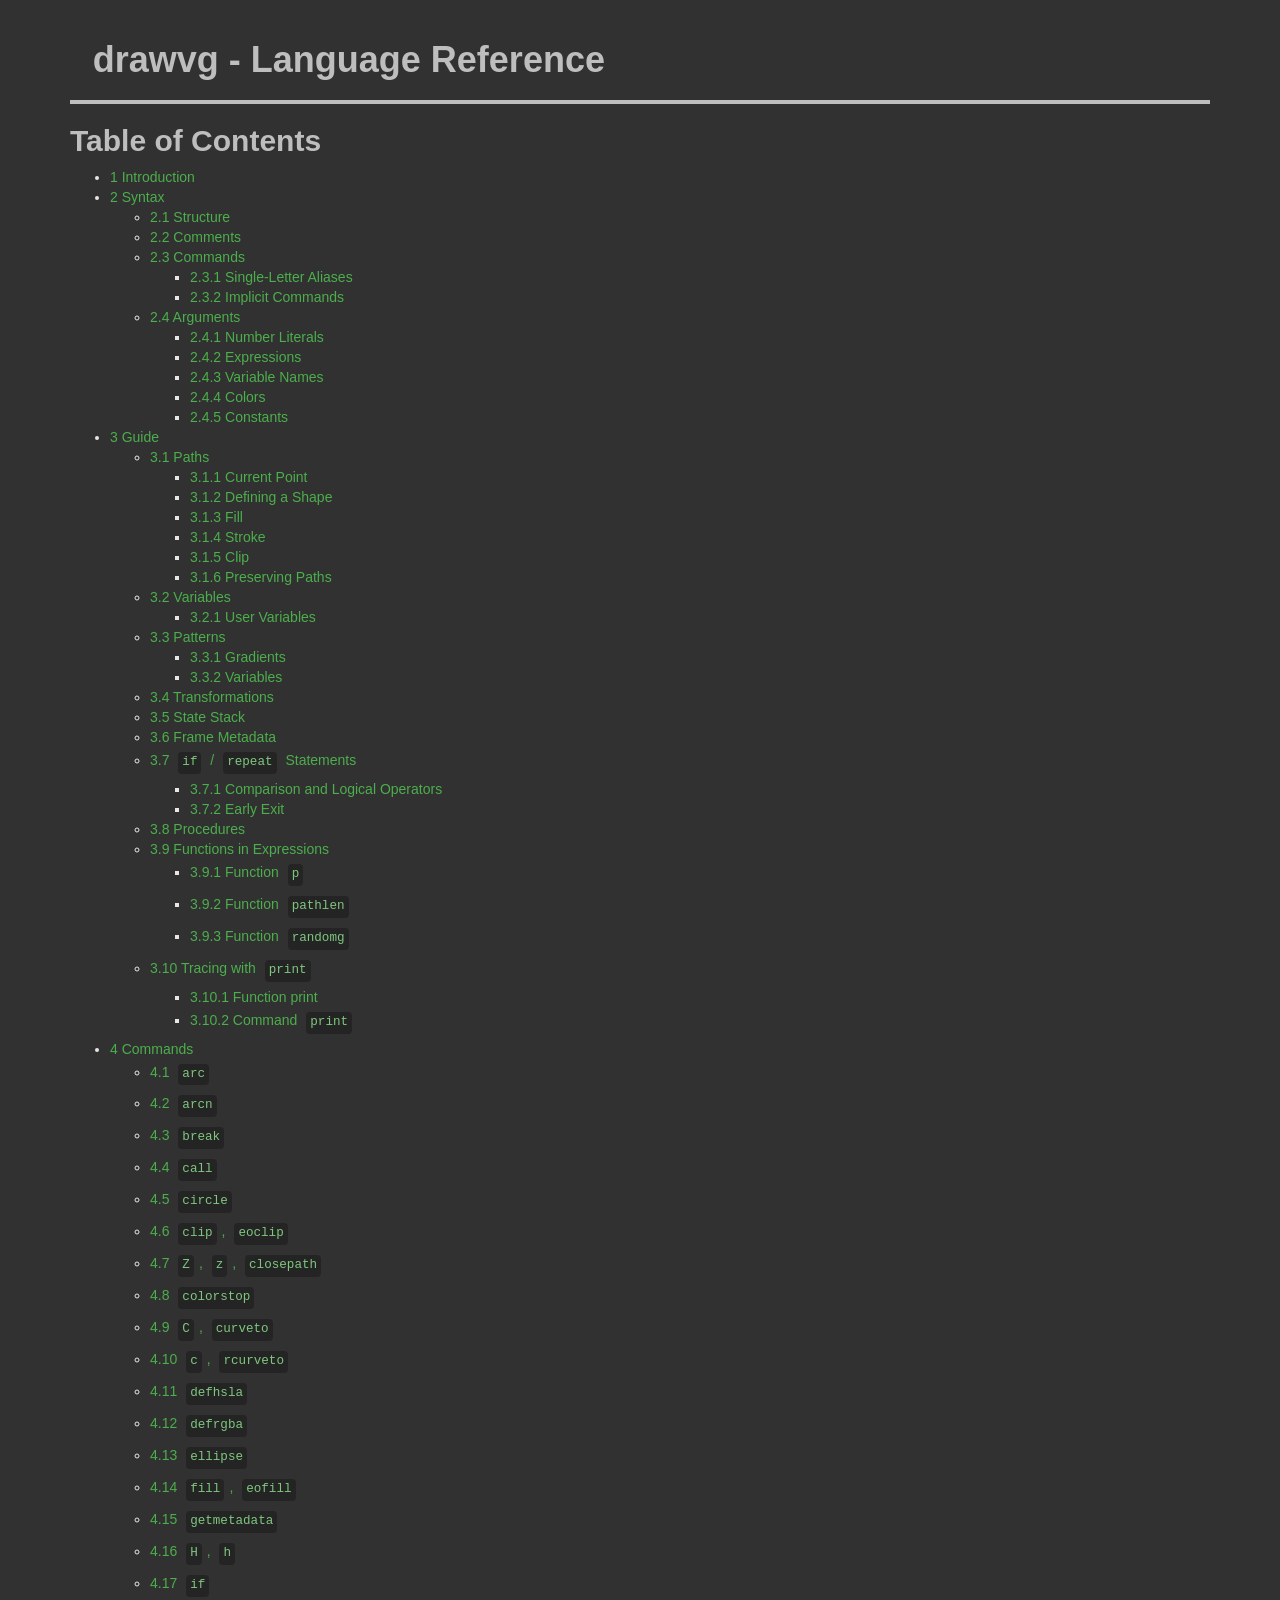
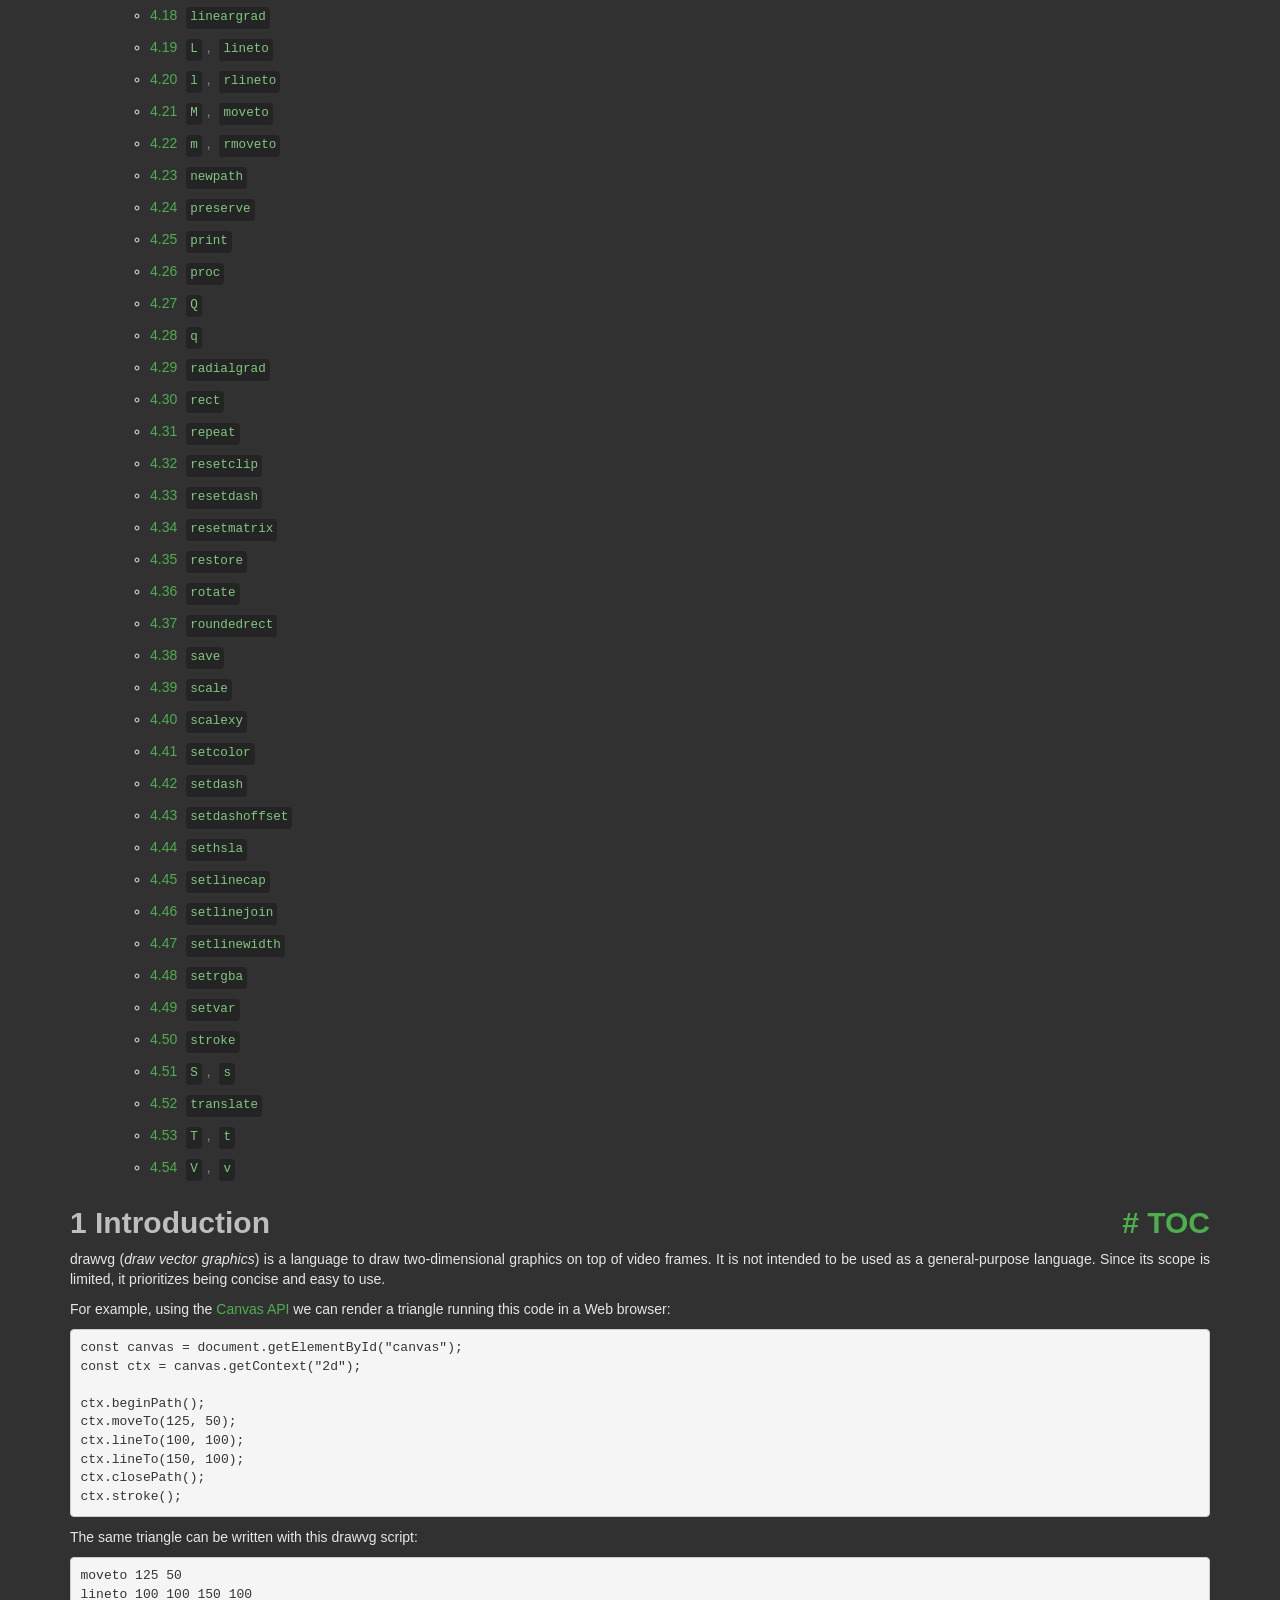
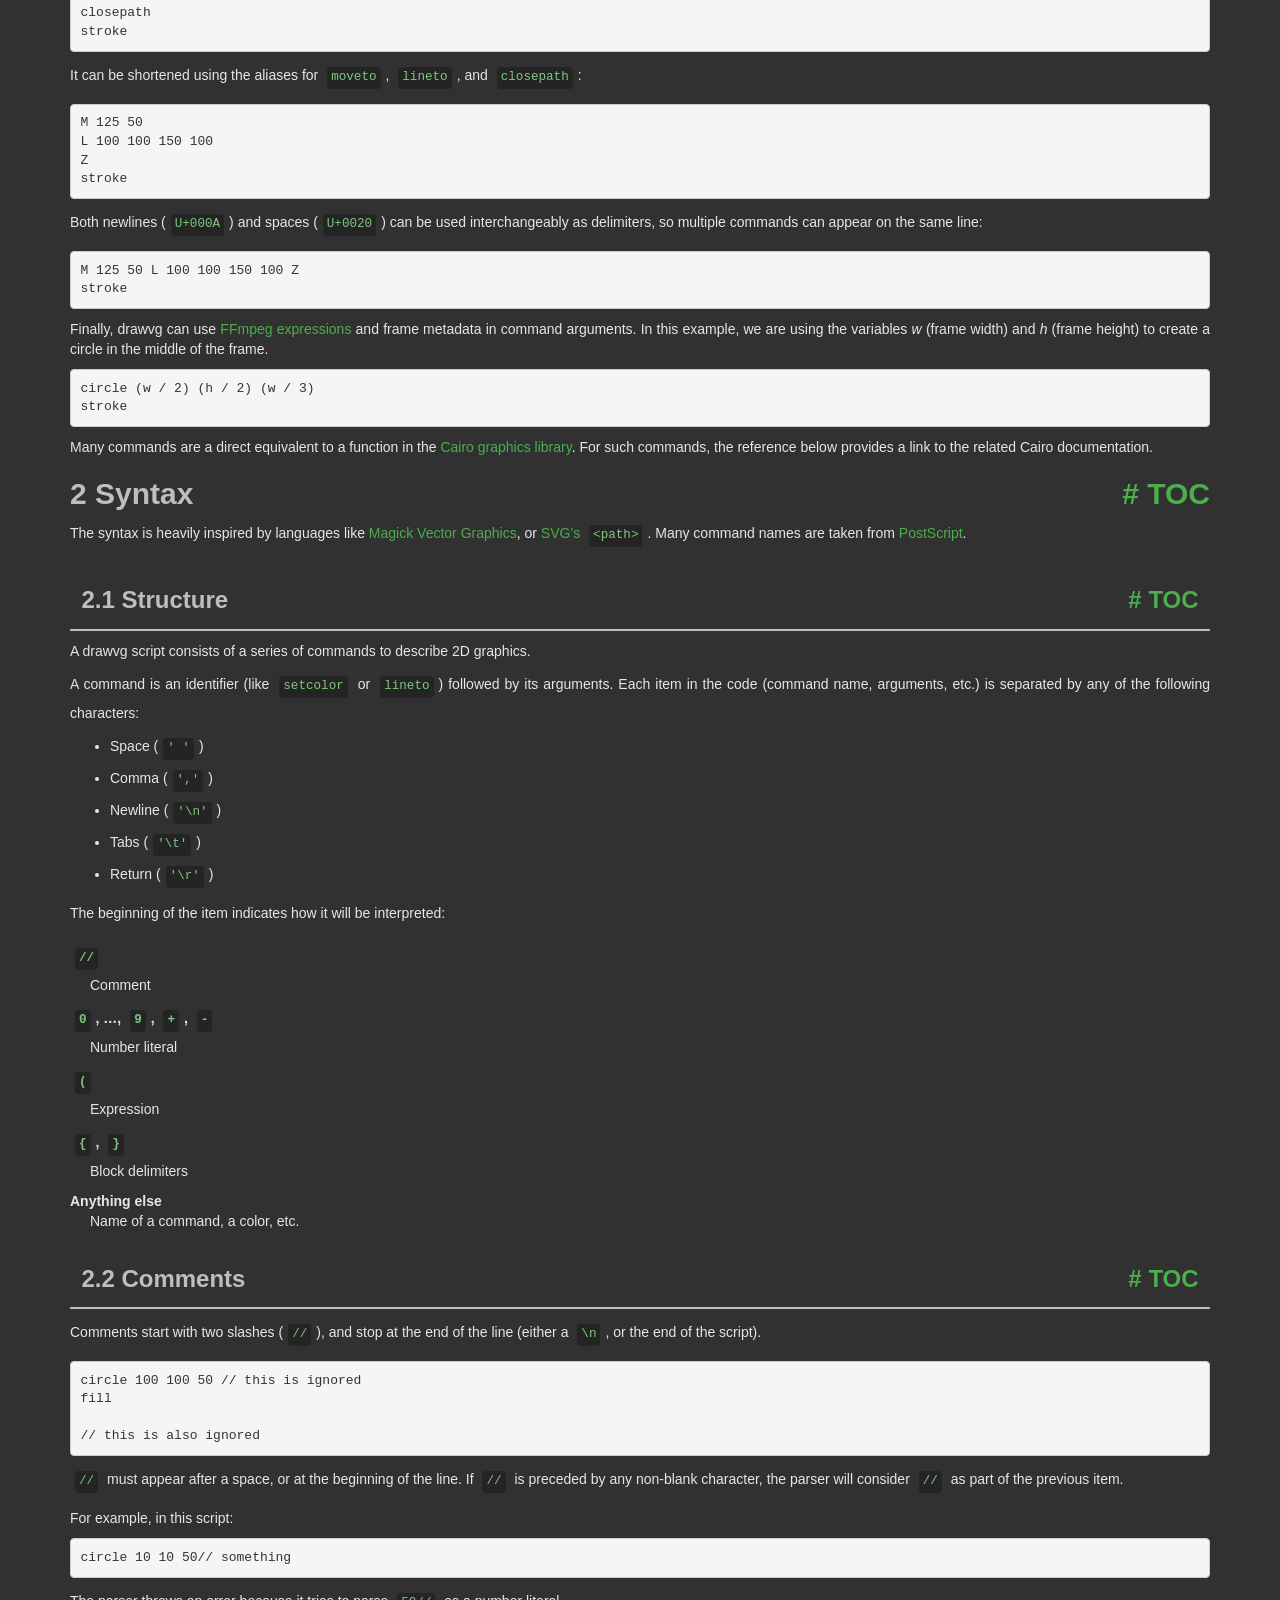
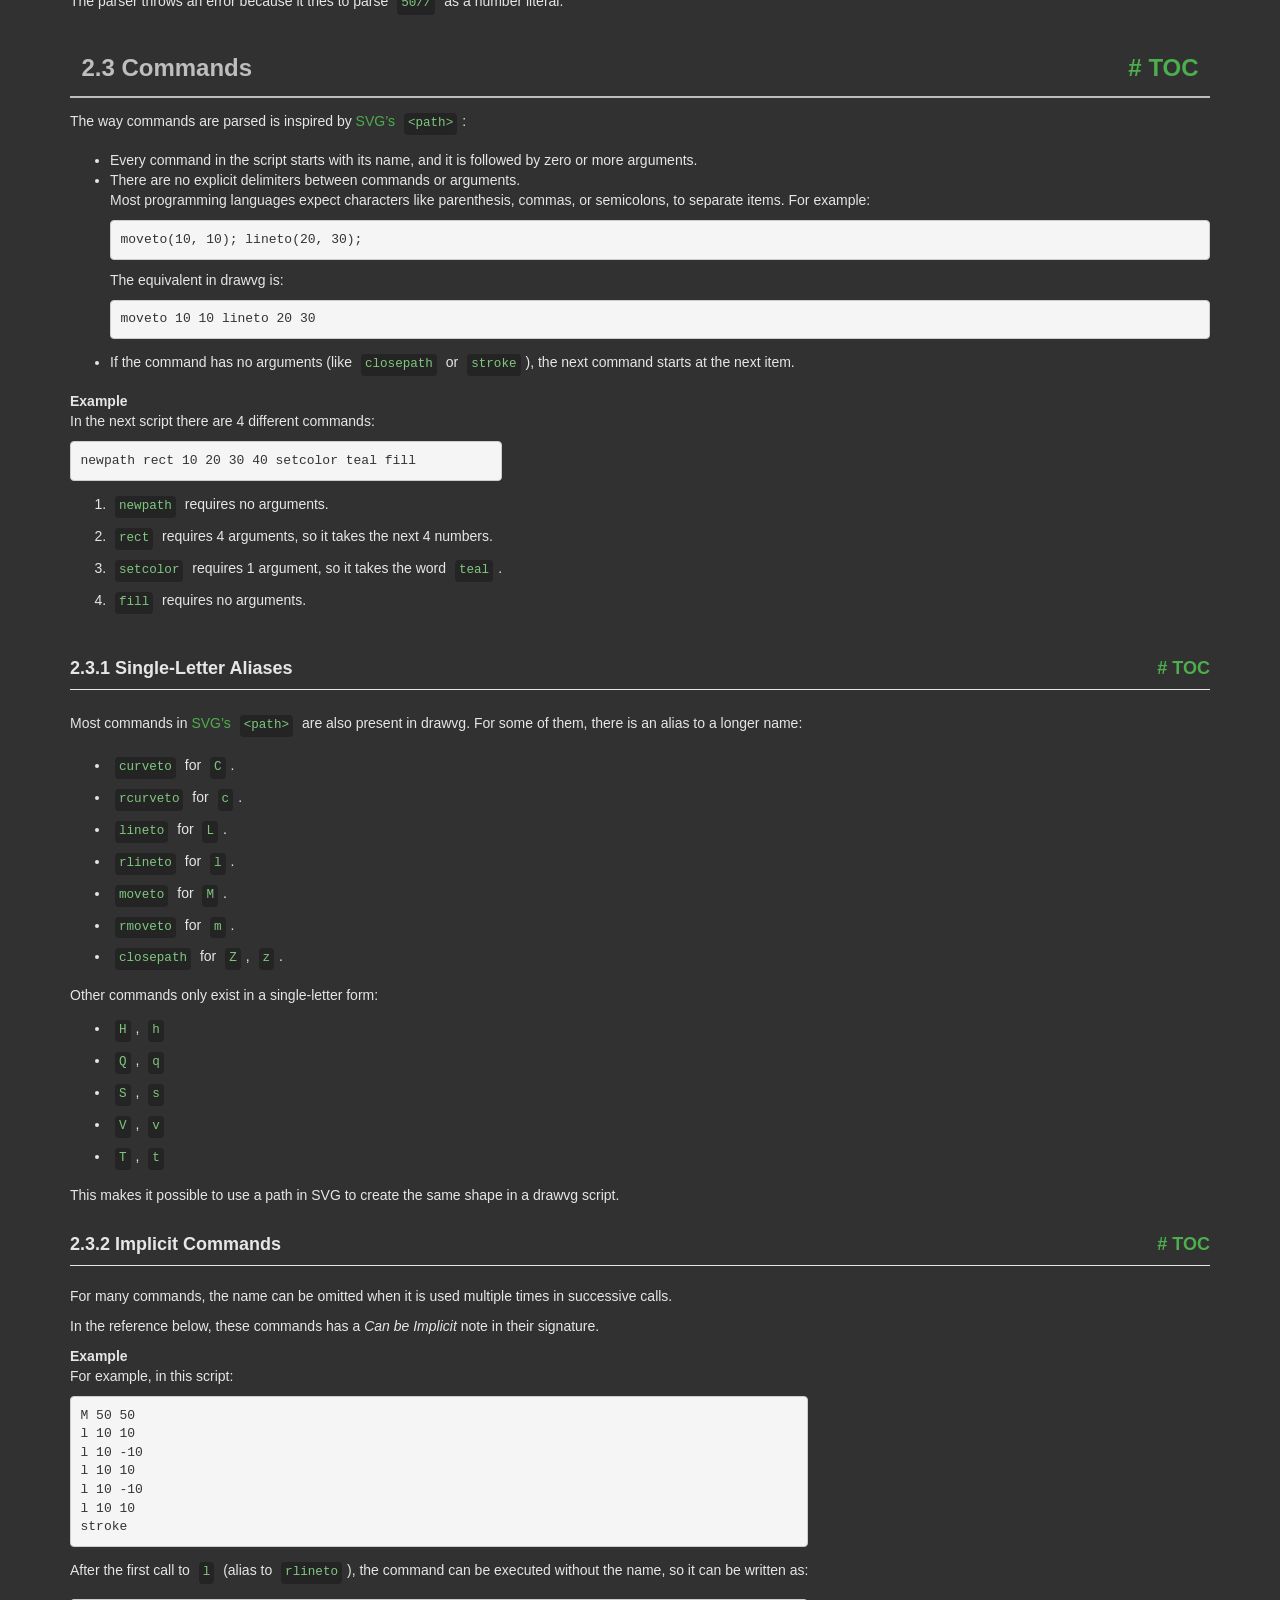
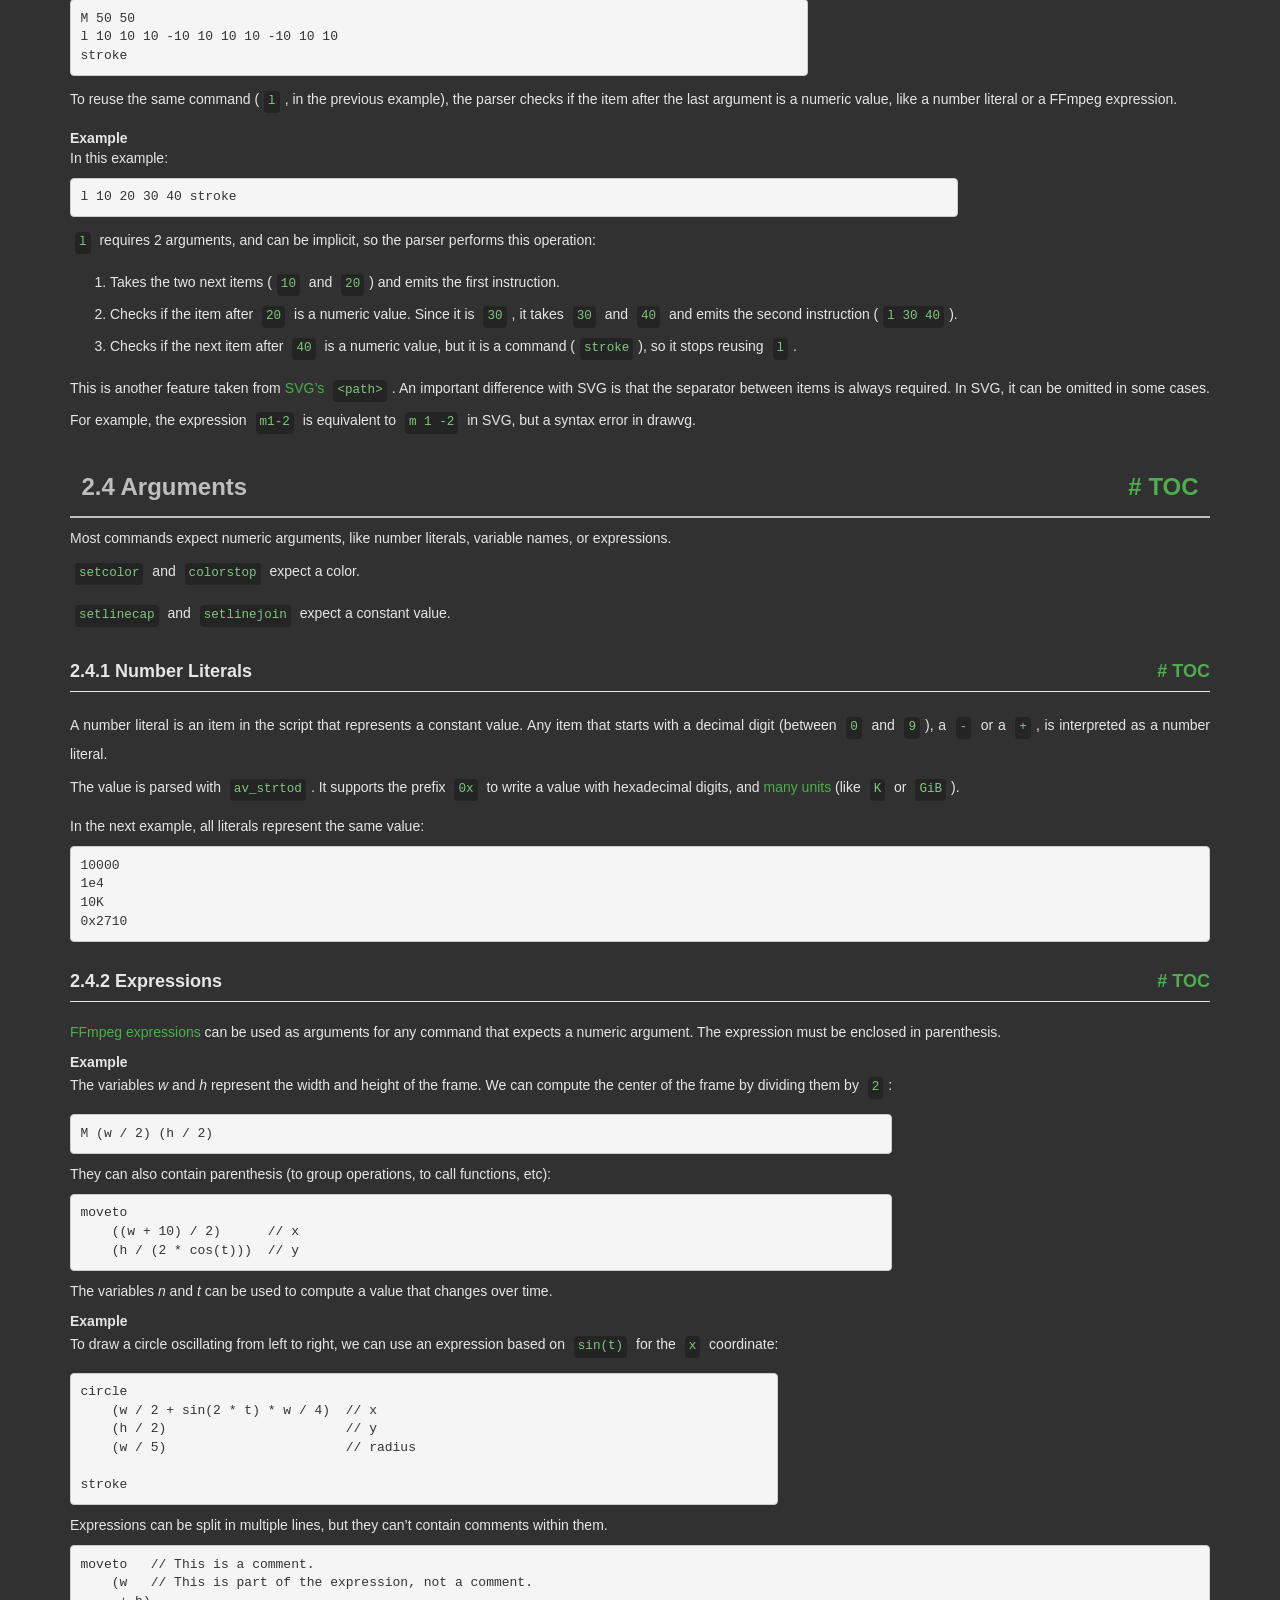
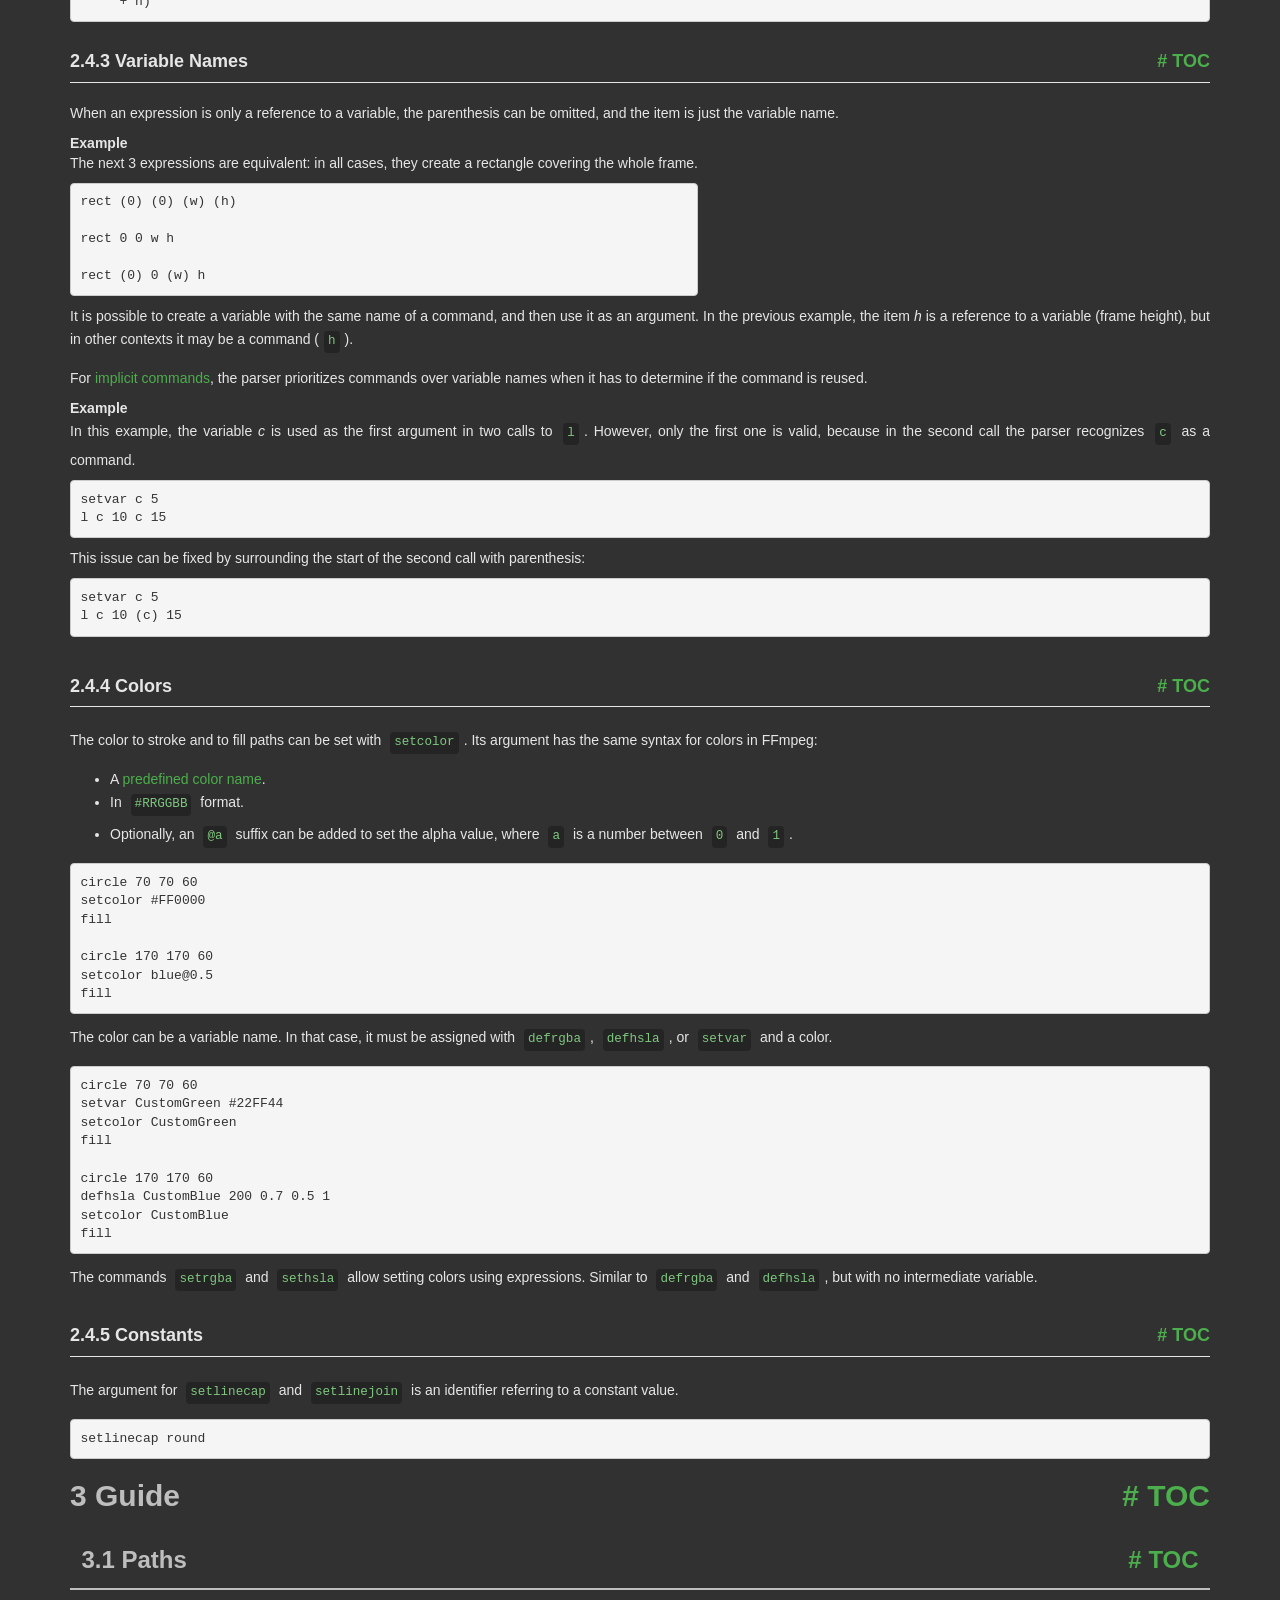
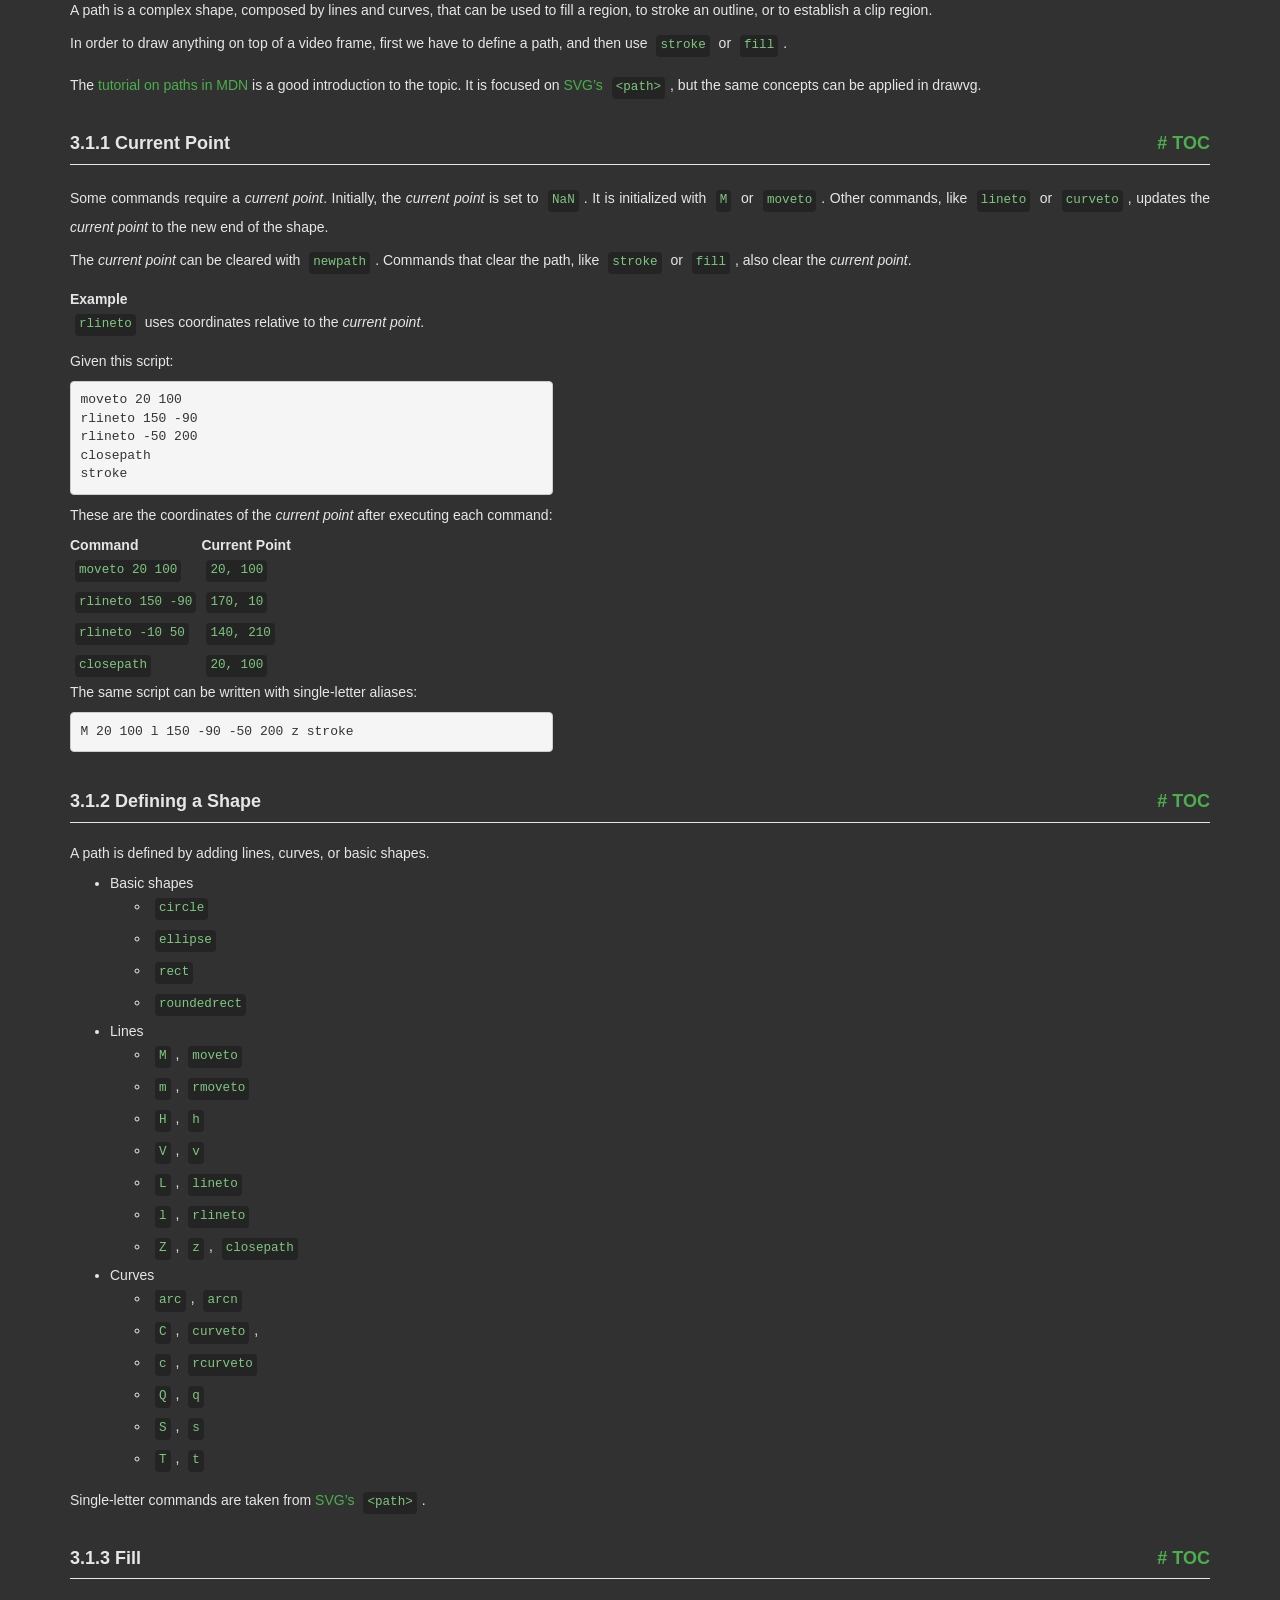
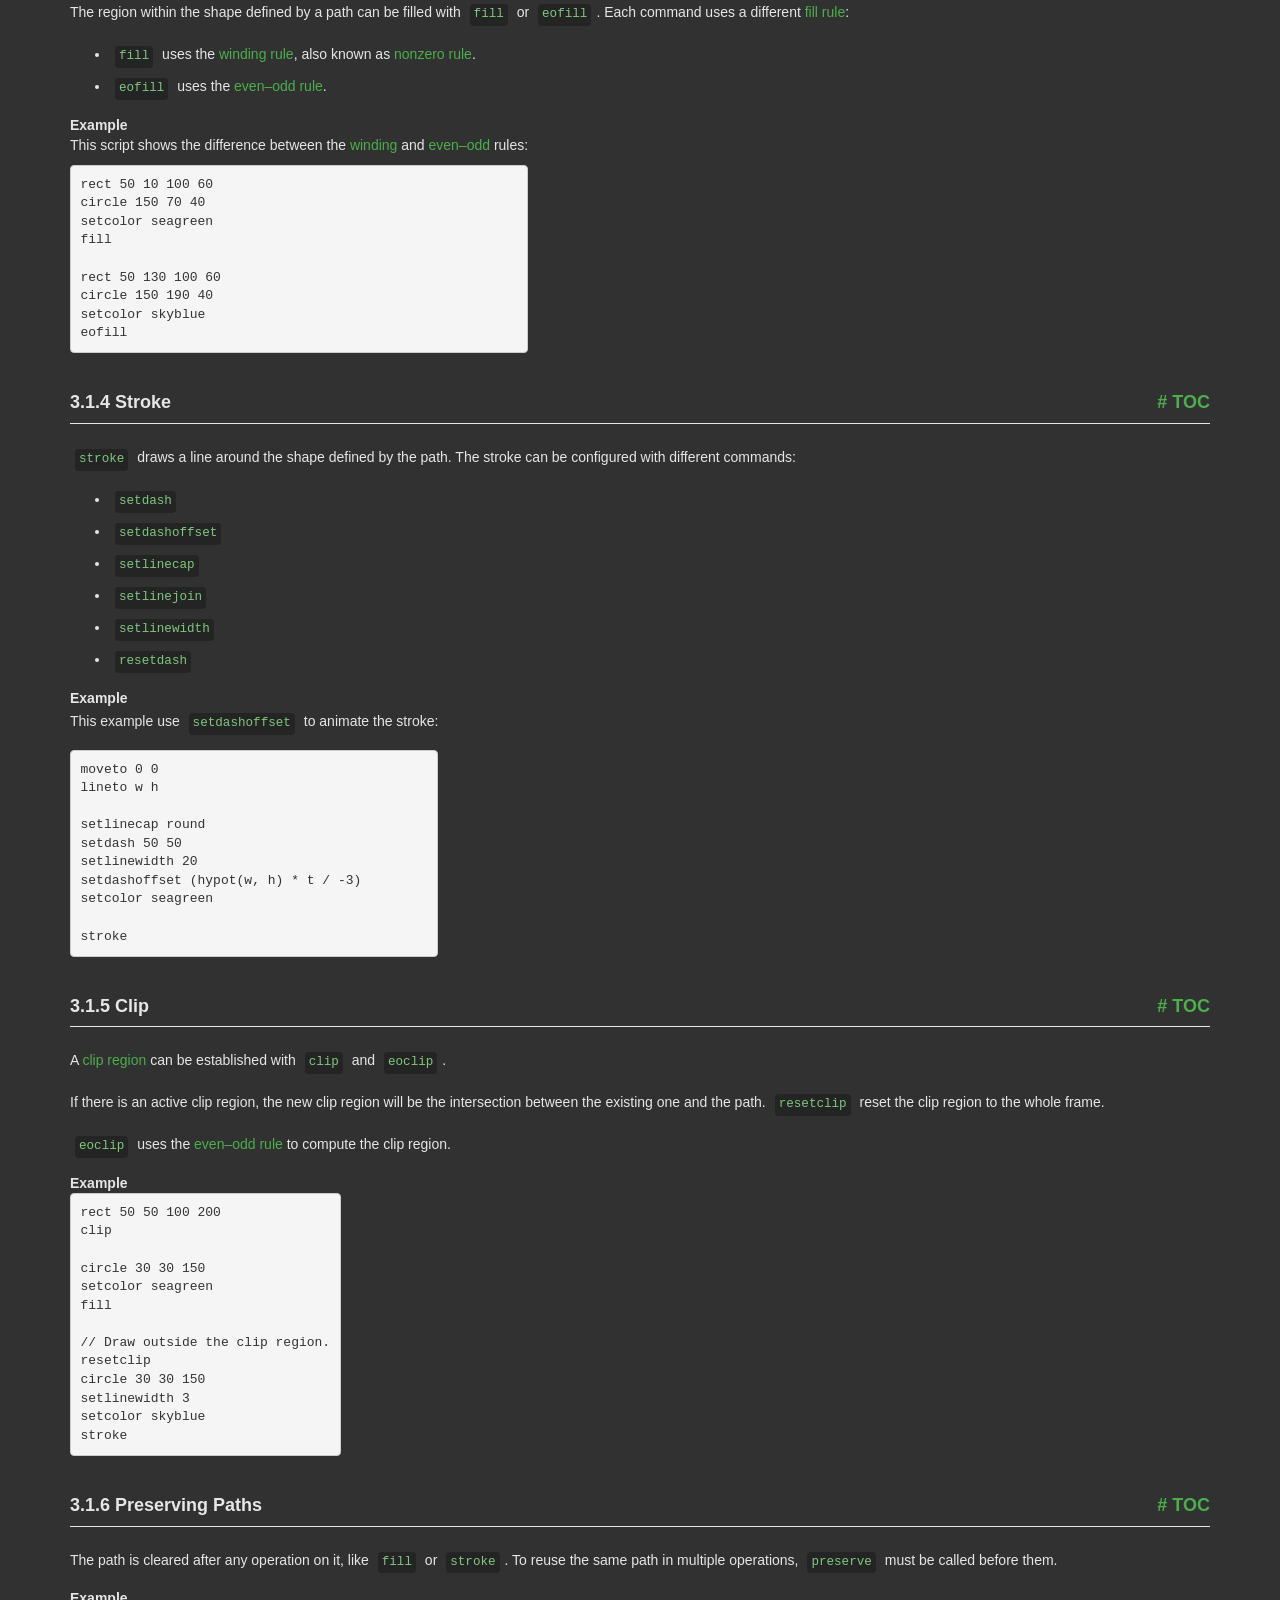
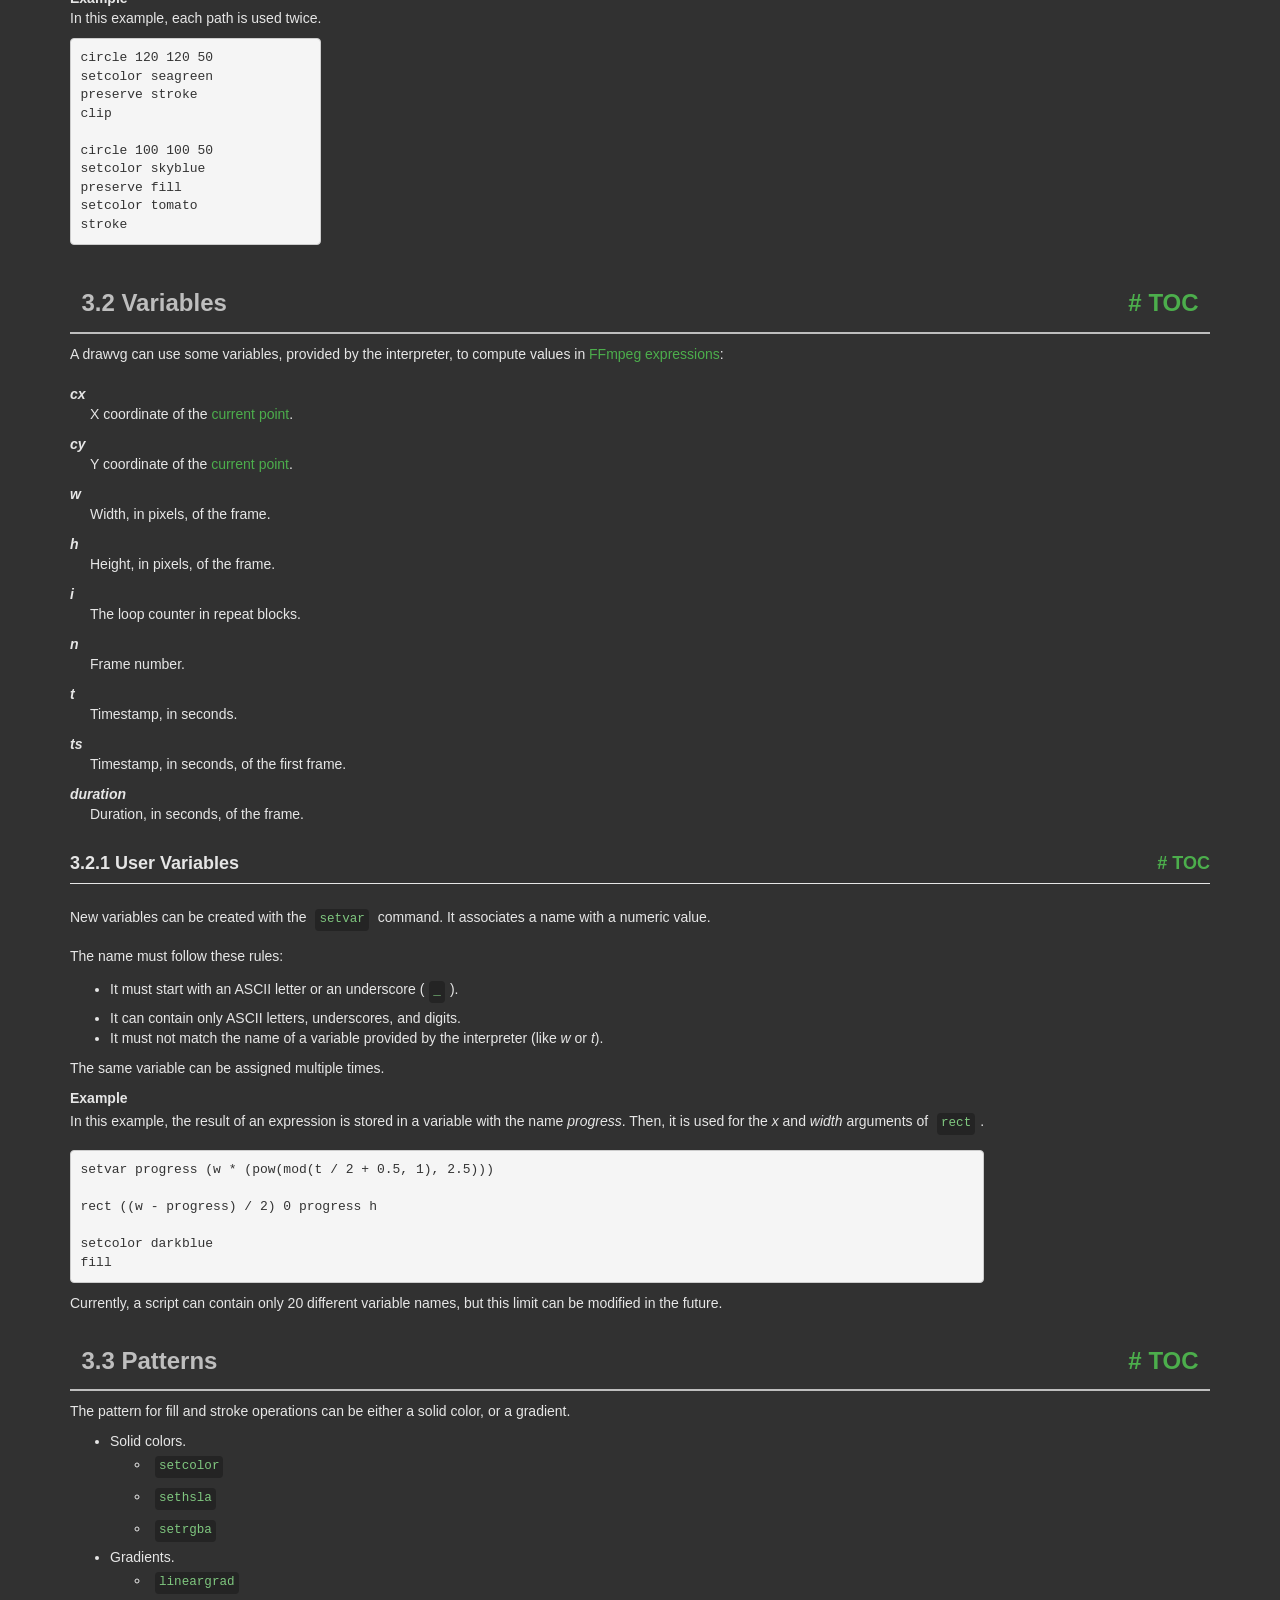
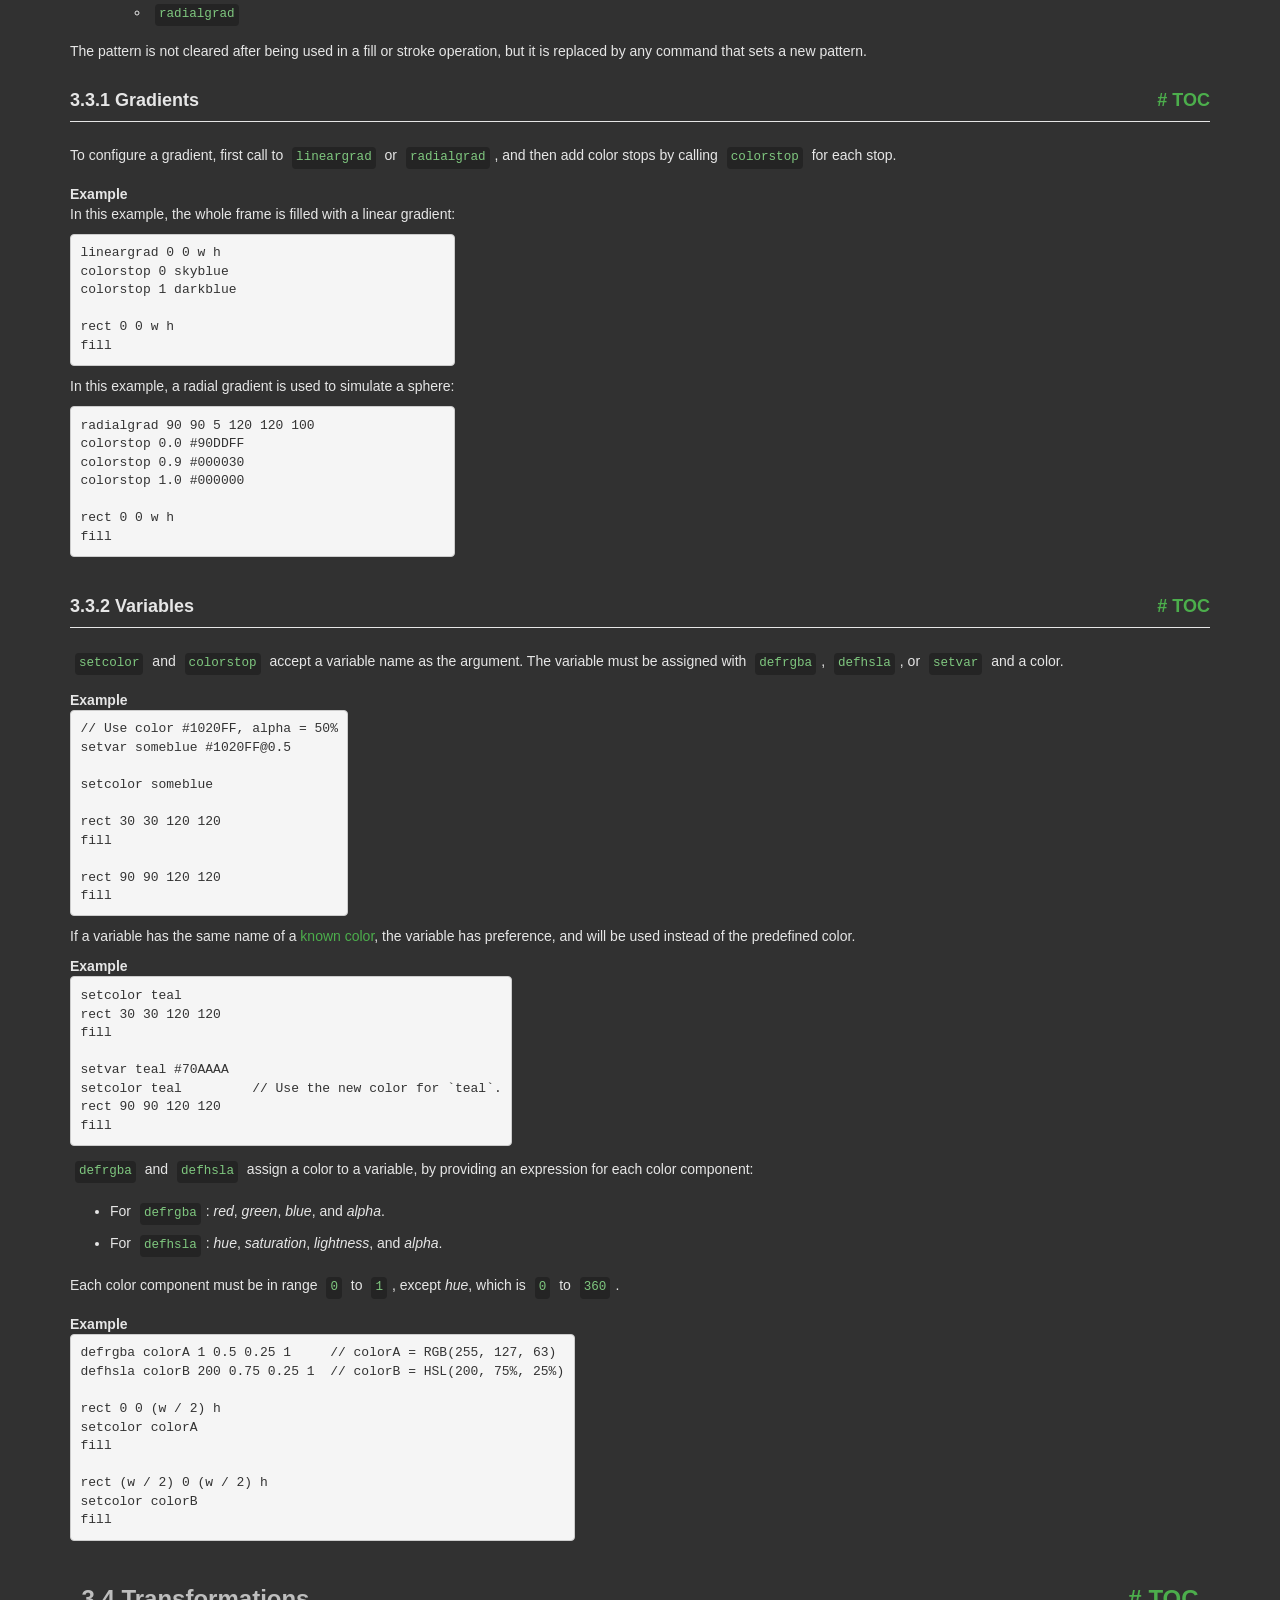
<file: ffmpeg-2026-08-03-git-01a25f74cc-essentials_build/doc/drawvg-reference.html>
<!DOCTYPE html PUBLIC "-//W3C//DTD HTML 4.01 Transitional//EN" "http://www.w3.org/TR/html4/loose.dtd">
<html>
<!-- Created by GNU Texinfo 7.2, https://www.gnu.org/software/texinfo/ -->
  <head>
    <meta charset="utf-8">
    <title>
      drawvg - Language Reference
    </title>
    <meta name="viewport" content="width=device-width,initial-scale=1.0">
    <link rel="stylesheet" type="text/css" href="bootstrap.min.css">
    <link rel="stylesheet" type="text/css" href="style.min.css">
  </head>
  <body>
    <div class="container">
      <h1>
      drawvg - Language Reference
      </h1>


<a name="SEC_Top"></a>

<div class="region-contents" id="SEC_Contents">
<h2 class="contents-heading">Table of Contents</h2>

<div class="contents">

<ul class="toc-numbered-mark">
  <li><a id="toc-Introduction" href="#Introduction">1 Introduction</a></li>
  <li><a id="toc-Syntax" href="#Syntax">2 Syntax</a>
  <ul class="toc-numbered-mark">
    <li><a id="toc-Structure" href="#Structure">2.1 Structure</a></li>
    <li><a id="toc-Comments" href="#Comments">2.2 Comments</a></li>
    <li><a id="toc-Commands" href="#Commands">2.3 Commands</a>
    <ul class="toc-numbered-mark">
      <li><a id="toc-Single_002dLetter-Aliases" href="#Single_002dLetter-Aliases">2.3.1 Single-Letter Aliases</a></li>
      <li><a id="toc-Implicit-Commands" href="#Implicit-Commands">2.3.2 Implicit Commands</a></li>
    </ul></li>
    <li><a id="toc-Arguments" href="#Arguments">2.4 Arguments</a>
    <ul class="toc-numbered-mark">
      <li><a id="toc-Number-Literals" href="#Number-Literals">2.4.1 Number Literals</a></li>
      <li><a id="toc-Expressions" href="#Expressions">2.4.2 Expressions</a></li>
      <li><a id="toc-Variable-Names" href="#Variable-Names">2.4.3 Variable Names</a></li>
      <li><a id="toc-Colors" href="#Colors-1">2.4.4 Colors</a></li>
      <li><a id="toc-Constants" href="#Constants">2.4.5 Constants</a></li>
    </ul></li>
  </ul></li>
  <li><a id="toc-Guide" href="#Guide">3 Guide</a>
  <ul class="toc-numbered-mark">
    <li><a id="toc-Paths" href="#Paths">3.1 Paths</a>
    <ul class="toc-numbered-mark">
      <li><a id="toc-Current-Point" href="#Current-Point">3.1.1 Current Point</a></li>
      <li><a id="toc-Defining-a-Shape" href="#Defining-a-Shape">3.1.2 Defining a Shape</a></li>
      <li><a id="toc-Fill" href="#Fill">3.1.3 Fill</a></li>
      <li><a id="toc-Stroke" href="#Stroke">3.1.4 Stroke</a></li>
      <li><a id="toc-Clip" href="#Clip">3.1.5 Clip</a></li>
      <li><a id="toc-Preserving-Paths" href="#Preserving-Paths">3.1.6 Preserving Paths</a></li>
    </ul></li>
    <li><a id="toc-Variables" href="#Variables">3.2 Variables</a>
    <ul class="toc-numbered-mark">
      <li><a id="toc-User-Variables" href="#User-Variables-1">3.2.1 User Variables</a></li>
    </ul></li>
    <li><a id="toc-Patterns" href="#Patterns">3.3 Patterns</a>
    <ul class="toc-numbered-mark">
      <li><a id="toc-Gradients" href="#Gradients">3.3.1 Gradients</a></li>
      <li><a id="toc-Variables-1" href="#Variables-1">3.3.2 Variables</a></li>
    </ul></li>
    <li><a id="toc-Transformations" href="#Transformations">3.4 Transformations</a></li>
    <li><a id="toc-State-Stack" href="#State-Stack-1">3.5 State Stack</a></li>
    <li><a id="toc-Frame-Metadata" href="#Frame-Metadata-1">3.6 Frame Metadata</a></li>
    <li><a id="toc-if-_002f-repeat-Statements" href="#if-_002f-repeat-Statements">3.7 <code class="code">if</code> / <code class="code">repeat</code> Statements</a>
    <ul class="toc-numbered-mark">
      <li><a id="toc-Comparison-and-Logical-Operators" href="#Comparison-and-Logical-Operators">3.7.1 Comparison and Logical Operators</a></li>
      <li><a id="toc-Early-Exit" href="#Early-Exit">3.7.2 Early Exit</a></li>
    </ul></li>
    <li><a id="toc-Procedures" href="#Procedures-1">3.8 Procedures</a></li>
    <li><a id="toc-Functions-in-Expressions" href="#Functions-in-Expressions">3.9 Functions in Expressions</a>
    <ul class="toc-numbered-mark">
      <li><a id="toc-Function-p" href="#Function-p">3.9.1 Function <code class="code">p</code></a></li>
      <li><a id="toc-Function-pathlen" href="#Function-pathlen">3.9.2 Function <code class="code">pathlen</code></a></li>
      <li><a id="toc-Function-randomg" href="#Function-randomg">3.9.3 Function <code class="code">randomg</code></a></li>
    </ul></li>
    <li><a id="toc-Tracing-with-print" href="#Tracing-with-print">3.10 Tracing with <code class="code">print</code></a>
    <ul class="toc-numbered-mark">
      <li><a id="toc-Function-print" href="#Function-print">3.10.1 Function print</a></li>
      <li><a id="toc-Command-print" href="#Command-print-1">3.10.2 Command <code class="code">print</code></a></li>
    </ul></li>
  </ul></li>
  <li><a id="toc-Commands-1" href="#Commands-1">4 Commands</a>
  <ul class="toc-numbered-mark">
    <li><a id="toc-arc" href="#arc">4.1 <code class="code">arc</code></a></li>
    <li><a id="toc-arcn" href="#arcn">4.2 <code class="code">arcn</code></a></li>
    <li><a id="toc-break" href="#break">4.3 <code class="code">break</code></a></li>
    <li><a id="toc-call" href="#call">4.4 <code class="code">call</code></a></li>
    <li><a id="toc-circle" href="#circle">4.5 <code class="code">circle</code></a></li>
    <li><a id="toc-clip_002c-eoclip" href="#clip_002c-eoclip">4.6 <code class="code">clip</code>, <code class="code">eoclip</code></a></li>
    <li><a id="toc-Z_002c-z_002c-closepath" href="#Z_002c-z_002c-closepath">4.7 <code class="code">Z</code>, <code class="code">z</code>, <code class="code">closepath</code></a></li>
    <li><a id="toc-colorstop" href="#colorstop">4.8 <code class="code">colorstop</code></a></li>
    <li><a id="toc-C_002c-curveto" href="#C_002c-curveto">4.9 <code class="code">C</code>, <code class="code">curveto</code></a></li>
    <li><a id="toc-c_002c-rcurveto" href="#c_002c-rcurveto">4.10 <code class="code">c</code>, <code class="code">rcurveto</code></a></li>
    <li><a id="toc-defhsla" href="#defhsla">4.11 <code class="code">defhsla</code></a></li>
    <li><a id="toc-defrgba" href="#defrgba">4.12 <code class="code">defrgba</code></a></li>
    <li><a id="toc-ellipse" href="#ellipse">4.13 <code class="code">ellipse</code></a></li>
    <li><a id="toc-fill_002c-eofill" href="#fill_002c-eofill">4.14 <code class="code">fill</code>, <code class="code">eofill</code></a></li>
    <li><a id="toc-getmetadata" href="#getmetadata">4.15 <code class="code">getmetadata</code></a></li>
    <li><a id="toc-H_002c-h" href="#H_002c-h">4.16 <code class="code">H</code>, <code class="code">h</code></a></li>
    <li><a id="toc-if" href="#if">4.17 <code class="code">if</code></a></li>
    <li><a id="toc-lineargrad" href="#lineargrad">4.18 <code class="code">lineargrad</code></a></li>
    <li><a id="toc-L_002c-lineto" href="#L_002c-lineto">4.19 <code class="code">L</code>, <code class="code">lineto</code></a></li>
    <li><a id="toc-l_002c-rlineto" href="#l_002c-rlineto">4.20 <code class="code">l</code>, <code class="code">rlineto</code></a></li>
    <li><a id="toc-M_002c-moveto" href="#M_002c-moveto">4.21 <code class="code">M</code>, <code class="code">moveto</code></a></li>
    <li><a id="toc-m_002c-rmoveto" href="#m_002c-rmoveto">4.22 <code class="code">m</code>, <code class="code">rmoveto</code></a></li>
    <li><a id="toc-newpath" href="#newpath">4.23 <code class="code">newpath</code></a></li>
    <li><a id="toc-preserve" href="#preserve">4.24 <code class="code">preserve</code></a></li>
    <li><a id="toc-print" href="#print">4.25 <code class="code">print</code></a></li>
    <li><a id="toc-proc" href="#proc">4.26 <code class="code">proc</code></a></li>
    <li><a id="toc-Q" href="#Q">4.27 <code class="code">Q</code></a></li>
    <li><a id="toc-q" href="#q">4.28 <code class="code">q</code></a></li>
    <li><a id="toc-radialgrad" href="#radialgrad">4.29 <code class="code">radialgrad</code></a></li>
    <li><a id="toc-rect" href="#rect">4.30 <code class="code">rect</code></a></li>
    <li><a id="toc-repeat" href="#repeat">4.31 <code class="code">repeat</code></a></li>
    <li><a id="toc-resetclip" href="#resetclip">4.32 <code class="code">resetclip</code></a></li>
    <li><a id="toc-resetdash" href="#resetdash">4.33 <code class="code">resetdash</code></a></li>
    <li><a id="toc-resetmatrix" href="#resetmatrix">4.34 <code class="code">resetmatrix</code></a></li>
    <li><a id="toc-restore" href="#restore">4.35 <code class="code">restore</code></a></li>
    <li><a id="toc-rotate" href="#rotate">4.36 <code class="code">rotate</code></a></li>
    <li><a id="toc-roundedrect" href="#roundedrect">4.37 <code class="code">roundedrect</code></a></li>
    <li><a id="toc-save" href="#save">4.38 <code class="code">save</code></a></li>
    <li><a id="toc-scale" href="#scale">4.39 <code class="code">scale</code></a></li>
    <li><a id="toc-scalexy" href="#scalexy">4.40 <code class="code">scalexy</code></a></li>
    <li><a id="toc-setcolor" href="#setcolor">4.41 <code class="code">setcolor</code></a></li>
    <li><a id="toc-setdash" href="#setdash">4.42 <code class="code">setdash</code></a></li>
    <li><a id="toc-setdashoffset" href="#setdashoffset">4.43 <code class="code">setdashoffset</code></a></li>
    <li><a id="toc-sethsla" href="#sethsla">4.44 <code class="code">sethsla</code></a></li>
    <li><a id="toc-setlinecap" href="#setlinecap">4.45 <code class="code">setlinecap</code></a></li>
    <li><a id="toc-setlinejoin" href="#setlinejoin">4.46 <code class="code">setlinejoin</code></a></li>
    <li><a id="toc-setlinewidth" href="#setlinewidth">4.47 <code class="code">setlinewidth</code></a></li>
    <li><a id="toc-setrgba" href="#setrgba">4.48 <code class="code">setrgba</code></a></li>
    <li><a id="toc-setvar" href="#setvar">4.49 <code class="code">setvar</code></a></li>
    <li><a id="toc-stroke" href="#stroke">4.50 <code class="code">stroke</code></a></li>
    <li><a id="toc-S_002c-s" href="#S_002c-s">4.51 <code class="code">S</code>, <code class="code">s</code></a></li>
    <li><a id="toc-translate" href="#translate">4.52 <code class="code">translate</code></a></li>
    <li><a id="toc-T_002c-t" href="#T_002c-t">4.53 <code class="code">T</code>, <code class="code">t</code></a></li>
    <li><a id="toc-V_002c-v" href="#V_002c-v">4.54 <code class="code">V</code>, <code class="code">v</code></a></li>
  </ul></li>
</ul>
</div>
</div>



<a name="Introduction"></a>
<h2 class="chapter">1 Introduction<span class="pull-right"><a class="anchor hidden-xs" href="#Introduction" aria-hidden="true">#</a> <a class="anchor hidden-xs"href="#toc-Introduction" aria-hidden="true">TOC</a></span></h2>

<p>drawvg (<em class="emph">draw vector graphics</em>) is a language to draw
two-dimensional graphics on top of video frames. It is not intended to
be used as a general-purpose language. Since its scope is limited, it
prioritizes being concise and easy to use.
</p>
<p>For example, using the
<a class="uref" href="https://developer.mozilla.org/en-US/docs/Web/API/Canvas_API">Canvas
API</a> we can render a triangle running this code in a Web browser:
</p>
<div class="example">
<pre class="example-preformatted">const canvas = document.getElementById(&quot;canvas&quot;);
const ctx = canvas.getContext(&quot;2d&quot;);

ctx.beginPath();
ctx.moveTo(125, 50);
ctx.lineTo(100, 100);
ctx.lineTo(150, 100);
ctx.closePath();
ctx.stroke();
</pre></div>

<p>The same triangle can be written with this drawvg script:
</p>
<div class="example">
<pre class="example-preformatted">moveto 125 50
lineto 100 100 150 100
closepath
stroke
</pre></div>

<p>It can be shortened using the aliases for <a class="ref" href="#cmd_005fmoveto"><code class="code">moveto</code></a>, <a class="ref" href="#cmd_005flineto"><code class="code">lineto</code></a>,
and <a class="ref" href="#cmd_005fclosepath"><code class="code">closepath</code></a>:
</p>
<div class="example">
<pre class="example-preformatted">M 125 50
L 100 100 150 100
Z
stroke
</pre></div>

<p>Both newlines (<code class="code">U+000A</code>) and spaces (<code class="code">U+0020</code>) can be used
interchangeably as delimiters, so multiple commands can appear on the
same line:
</p>
<div class="example">
<pre class="example-preformatted">M 125 50 L 100 100 150 100 Z
stroke
</pre></div>


<p>Finally, drawvg can use <a data-manual="ffmpeg-utils" href="./ffmpeg-utils.html#Expression-Evaluation">FFmpeg expressions</a> and frame metadata in command arguments. In
this example, we are using the variables <var class="var">w</var> (frame width) and <var class="var">h</var>
(frame height) to create a circle in the middle of the frame.
</p>
<div class="example">
<pre class="example-preformatted">circle (w / 2) (h / 2) (w / 3)
stroke
</pre></div>

<p>Many commands are a direct equivalent to a function in the
<a class="uref" href="https://www.cairographics.org/">Cairo graphics library</a>. For such
commands, the reference below provides a link to the related Cairo
documentation.
</p>
<a name="Syntax"></a>
<h2 class="chapter">2 Syntax<span class="pull-right"><a class="anchor hidden-xs" href="#Syntax" aria-hidden="true">#</a> <a class="anchor hidden-xs"href="#toc-Syntax" aria-hidden="true">TOC</a></span></h2>


<p>The syntax is heavily inspired by languages like
<a class="uref" href="https://imagemagick.org/script/magick-vector-graphics.php">Magick
Vector Graphics</a>, or <a class="uref" href="https://developer.mozilla.org/en-US/docs/Web/SVG/Reference/Element/path">SVG&rsquo;s <code class="code">&lt;path&gt;</code></a>. Many command names are taken from
<a class="uref" href="https://en.wikipedia.org/wiki/PostScript">PostScript</a>.
</p>
<a name="Structure"></a>
<h3 class="section">2.1 Structure<span class="pull-right"><a class="anchor hidden-xs" href="#Structure" aria-hidden="true">#</a> <a class="anchor hidden-xs"href="#toc-Structure" aria-hidden="true">TOC</a></span></h3>

<p>A drawvg script consists of a series of commands to describe 2D
graphics.
</p>
<p>A command is an identifier (like <a class="ref" href="#cmd_005fsetcolor"><code class="code">setcolor</code></a> or <a class="ref" href="#cmd_005flineto"><code class="code">lineto</code></a>)
followed by its arguments. Each item in the code (command name,
arguments, etc.) is separated by any of the following characters:
</p>
<ul class="itemize mark-bullet">
<li>Space (<code class="code">' '</code>)
</li><li>Comma (<code class="code">','</code>)
</li><li>Newline (<code class="code">'\n'</code>)
</li><li>Tabs (<code class="code">'\t'</code>)
</li><li>Return (<code class="code">'\r'</code>)
</li></ul>

<p>The beginning of the item indicates how it will be interpreted:
</p>
<dl class="table">
<dt><span class="r"><code class="code">//</code></span></dt>
<dd><p>Comment
</p></dd>
<dt><span class="r"><code class="code">0</code>, &hellip;, <code class="code">9</code>, <code class="code">+</code>, <code class="code">-</code></span></dt>
<dd><p>Number literal
</p></dd>
<dt><span class="r"><code class="code">(</code></span></dt>
<dd><p>Expression
</p></dd>
<dt><span class="r"><code class="code">{</code>, <code class="code">}</code></span></dt>
<dd><p>Block delimiters
</p></dd>
<dt><span class="r">Anything else</span></dt>
<dd><p>Name of a command, a color, etc.
</p></dd>
</dl>

<a name="Comments"></a>
<h3 class="section">2.2 Comments<span class="pull-right"><a class="anchor hidden-xs" href="#Comments" aria-hidden="true">#</a> <a class="anchor hidden-xs"href="#toc-Comments" aria-hidden="true">TOC</a></span></h3>

<p>Comments start with two slashes (<code class="code">//</code>), and stop at the end of the
line (either a <code class="code">\n</code>, or the end of the script).
</p>
<div class="example">
<pre class="example-preformatted">circle 100 100 50 // this is ignored
fill

// this is also ignored
</pre></div>

<p><code class="code">//</code> must appear after a space, or at the beginning of the line. If
<code class="code">//</code> is preceded by any non-blank character, the parser will
consider <code class="code">//</code> as part of the previous item.
</p>
<p>For example, in this script:
</p>
<div class="example">
<pre class="example-preformatted">circle 10 10 50// something
</pre></div>

<p>The parser throws an error because it tries to parse <code class="code">50//</code> as a
number literal.
</p>
<a name="Commands"></a>
<h3 class="section">2.3 Commands<span class="pull-right"><a class="anchor hidden-xs" href="#Commands" aria-hidden="true">#</a> <a class="anchor hidden-xs"href="#toc-Commands" aria-hidden="true">TOC</a></span></h3>

<p>The way commands are parsed is inspired by <a class="uref" href="https://developer.mozilla.org/en-US/docs/Web/SVG/Reference/Element/path">SVG&rsquo;s <code class="code">&lt;path&gt;</code></a>:
</p>
<ul class="itemize mark-bullet">
<li>Every command in the script starts with its name, and it is followed by
zero or more arguments.

</li><li>There are no explicit delimiters between commands or arguments.

<p>Most programming languages expect characters like parenthesis, commas,
or semicolons, to separate items. For example:
</p>
<div class="example">
<pre class="example-preformatted">moveto(10, 10); lineto(20, 30);
</pre></div>

<p>The equivalent in drawvg is:
</p>
<div class="example">
<pre class="example-preformatted">moveto 10 10 lineto 20 30
</pre></div>

</li><li>If the command has no arguments (like <a class="ref" href="#cmd_005fclosepath"><code class="code">closepath</code></a> or
<a class="ref" href="#cmd_005fstroke"><code class="code">stroke</code></a>), the next command starts at the next item.

</li></ul>

<table class="cartouche"><tr><th>
Example</th></tr><tr><td>
<p>In the next script there are 4 different commands:
</p>
<div class="example">
<pre class="example-preformatted">newpath rect 10 20 30 40 setcolor teal fill
</pre></div>

<ol class="enumerate">
<li> <a class="ref" href="#cmd_005fnewpath"><code class="code">newpath</code></a> requires no arguments.

</li><li> <a class="ref" href="#cmd_005frect"><code class="code">rect</code></a> requires 4 arguments, so it takes the next 4 numbers.

</li><li> <a class="ref" href="#cmd_005fsetcolor"><code class="code">setcolor</code></a> requires 1 argument, so it takes the word <code class="code">teal</code>.

</li><li> <a class="ref" href="#cmd_005ffill"><code class="code">fill</code></a> requires no arguments.
</li></ol>

</td></tr></table>

<a name="Single_002dLetter-Aliases"></a>
<h4 class="subsection">2.3.1 Single-Letter Aliases<span class="pull-right"><a class="anchor hidden-xs" href="#Single_002dLetter-Aliases" aria-hidden="true">#</a> <a class="anchor hidden-xs"href="#toc-Single_002dLetter-Aliases" aria-hidden="true">TOC</a></span></h4>

<p>Most commands in <a class="uref" href="https://developer.mozilla.org/en-US/docs/Web/SVG/Reference/Element/path">SVG&rsquo;s <code class="code">&lt;path&gt;</code></a> are also present in drawvg. For some of them,
there is an alias to a longer name:
</p>
<ul class="itemize mark-bullet">
<li><a class="ref" href="#cmd_005fcurveto"><code class="code">curveto</code></a> for <a class="ref" href="#cmd_005fC"><code class="code">C</code></a>.
</li><li><a class="ref" href="#cmd_005frcurveto"><code class="code">rcurveto</code></a> for <a class="ref" href="#cmd_005fc"><code class="code">c</code></a>.
</li><li><a class="ref" href="#cmd_005flineto"><code class="code">lineto</code></a> for <a class="ref" href="#cmd_005fL"><code class="code">L</code></a>.
</li><li><a class="ref" href="#cmd_005frlineto"><code class="code">rlineto</code></a> for <a class="ref" href="#cmd_005fl"><code class="code">l</code></a>.
</li><li><a class="ref" href="#cmd_005fmoveto"><code class="code">moveto</code></a> for <a class="ref" href="#cmd_005fM"><code class="code">M</code></a>.
</li><li><a class="ref" href="#cmd_005frmoveto"><code class="code">rmoveto</code></a> for <a class="ref" href="#cmd_005fm"><code class="code">m</code></a>.
</li><li><a class="ref" href="#cmd_005fclosepath"><code class="code">closepath</code></a> for <a class="ref" href="#cmd_005fZ"><code class="code">Z</code></a>, <a class="ref" href="#cmd_005fz"><code class="code">z</code></a>.
</li></ul>

<p>Other commands only exist in a single-letter form:
</p>
<ul class="itemize mark-bullet">
<li><a class="ref" href="#cmd_005fH"><code class="code">H</code></a>, <a class="ref" href="#cmd_005fh"><code class="code">h</code></a>
</li><li><a class="ref" href="#cmd_005fQ"><code class="code">Q</code></a>, <a class="ref" href="#cmd_005fq"><code class="code">q</code></a>
</li><li><a class="ref" href="#cmd_005fS"><code class="code">S</code></a>, <a class="ref" href="#cmd_005fs"><code class="code">s</code></a>
</li><li><a class="ref" href="#cmd_005fV"><code class="code">V</code></a>, <a class="ref" href="#cmd_005fv"><code class="code">v</code></a>
</li><li><a class="ref" href="#cmd_005fT"><code class="code">T</code></a>, <a class="ref" href="#cmd_005ft"><code class="code">t</code></a>
</li></ul>

<p>This makes it possible to use a path in SVG to create the same shape in
a drawvg script.
</p>
<a class="anchor" id="implicit-commands"></a><a name="Implicit-Commands"></a>
<h4 class="subsection">2.3.2 Implicit Commands<span class="pull-right"><a class="anchor hidden-xs" href="#Implicit-Commands" aria-hidden="true">#</a> <a class="anchor hidden-xs"href="#toc-Implicit-Commands" aria-hidden="true">TOC</a></span></h4>

<p>For many commands, the name can be omitted when it is used multiple
times in successive calls.
</p>
<p>In the reference below, these commands has a <em class="emph">Can be Implicit</em> note
in their signature.
</p>
<table class="cartouche"><tr><th>
Example</th></tr><tr><td>
<p>For example, in this script:
</p>
<div class="example">
<pre class="example-preformatted">M 50 50
l 10 10
l 10 -10
l 10 10
l 10 -10
l 10 10
stroke
</pre></div>

<p>After the first call to <a class="ref" href="#cmd_005fl"><code class="code">l</code></a> (alias to <a class="ref" href="#cmd_005frlineto"><code class="code">rlineto</code></a>), the command
can be executed without the name, so it can be written as:
</p>
<div class="example">
<pre class="example-preformatted">M 50 50
l 10 10 10 -10 10 10 10 -10 10 10
stroke
</pre></div>

</td></tr></table>

<p>To reuse the same command (<a class="ref" href="#cmd_005fl"><code class="code">l</code></a>, in the previous example), the
parser checks if the item after the last argument is a numeric value,
like a number literal or a FFmpeg expression.
</p>
<table class="cartouche"><tr><th>
Example</th></tr><tr><td>
<p>In this example:
</p>
<div class="example">
<pre class="example-preformatted">l 10 20 30 40 stroke
</pre></div>

<p><a class="ref" href="#cmd_005fl"><code class="code">l</code></a> requires 2 arguments, and can be implicit, so the parser
performs this operation:
</p>
<ol class="enumerate">
<li> Takes the two next items (<code class="code">10</code> and <code class="code">20</code>) and emits the first
instruction.

</li><li> Checks if the item after <code class="code">20</code> is a numeric value. Since it is
<code class="code">30</code>, it takes <code class="code">30</code> and <code class="code">40</code> and emits the second
instruction (<code class="code">l 30 40</code>).

</li><li> Checks if the next item after <code class="code">40</code> is a numeric value, but it is a
command (<a class="ref" href="#cmd_005fstroke"><code class="code">stroke</code></a>), so it stops reusing <a class="ref" href="#cmd_005fl"><code class="code">l</code></a>.

</li></ol>

</td></tr></table>

<p>This is another feature taken from <a class="uref" href="https://developer.mozilla.org/en-US/docs/Web/SVG/Reference/Element/path">SVG&rsquo;s <code class="code">&lt;path&gt;</code></a>. An important difference with
SVG is that the separator between items is always required. In SVG, it can be
omitted in some cases. For example, the expression <code class="code">m1-2</code> is equivalent to
<code class="code">m 1 -2</code> in SVG, but a syntax error in drawvg.
</p>
<a name="Arguments"></a>
<h3 class="section">2.4 Arguments<span class="pull-right"><a class="anchor hidden-xs" href="#Arguments" aria-hidden="true">#</a> <a class="anchor hidden-xs"href="#toc-Arguments" aria-hidden="true">TOC</a></span></h3>

<p>Most commands expect numeric arguments, like number literals, variable
names, or expressions.
</p>
<p><a class="ref" href="#cmd_005fsetcolor"><code class="code">setcolor</code></a> and <a class="ref" href="#cmd_005fcolorstop"><code class="code">colorstop</code></a> expect a color.
</p>
<p><a class="ref" href="#cmd_005fsetlinecap"><code class="code">setlinecap</code></a> and <a class="ref" href="#cmd_005fsetlinejoin"><code class="code">setlinejoin</code></a> expect a constant value.
</p>
<a name="Number-Literals"></a>
<h4 class="subsection">2.4.1 Number Literals<span class="pull-right"><a class="anchor hidden-xs" href="#Number-Literals" aria-hidden="true">#</a> <a class="anchor hidden-xs"href="#toc-Number-Literals" aria-hidden="true">TOC</a></span></h4>

<p>A number literal is an item in the script that represents a constant
value. Any item that starts with a decimal digit (between <code class="code">0</code> and
<code class="code">9</code>), a <code class="code">-</code> or a <code class="code">+</code>, is interpreted as a number literal.
</p>
<p>The value is parsed with
<a class="uref" href="https://ffmpeg.org/doxygen/trunk/eval_8c.html#a7d21905c92ee5af0bb529d2daf8cb7c3"><code class="code">av_strtod</code></a>.
It supports the prefix <code class="code">0x</code> to write a value with hexadecimal
digits, and
<a class="uref" href="https://ffmpeg.org/ffmpeg-utils.html#:~:text=The%20evaluator%20also%20recognizes%20the%20International%20System%20unit%20prefixes">many
units</a> (like <code class="code">K</code> or <code class="code">GiB</code>).
</p>
<p>In the next example, all literals represent the same value:
</p>
<div class="example">
<pre class="example-preformatted">10000
1e4
10K
0x2710
</pre></div>

<a name="Expressions"></a>
<h4 class="subsection">2.4.2 Expressions<span class="pull-right"><a class="anchor hidden-xs" href="#Expressions" aria-hidden="true">#</a> <a class="anchor hidden-xs"href="#toc-Expressions" aria-hidden="true">TOC</a></span></h4>

<p><a data-manual="ffmpeg-utils" href="./ffmpeg-utils.html#Expression-Evaluation">FFmpeg expressions</a> can be used as arguments for any command that expects a numeric
argument. The expression must be enclosed in parenthesis.
</p>
<table class="cartouche"><tr><th>
Example</th></tr><tr><td>
<p>The variables <var class="var">w</var> and <var class="var">h</var> represent the width and height of the
frame. We can compute the center of the frame by dividing them by <code class="code">2</code>:
</p>
<div class="example">
<pre class="example-preformatted">M (w / 2) (h / 2)
</pre></div>

<p>They can also contain parenthesis (to group operations, to call functions,
etc):
</p>
<div class="example">
<pre class="example-preformatted">moveto
    ((w + 10) / 2)      // x
    (h / (2 * cos(t)))  // y
</pre></div>

</td></tr></table>

<p>The variables <var class="var">n</var> and <var class="var">t</var> can be used to compute a value that changes
over time.
</p>
<table class="cartouche"><tr><th>
Example</th></tr><tr><td>
<p>To draw a circle oscillating from left to right, we can use an
expression based on <code class="code">sin(t)</code> for the <code class="code">x</code> coordinate:
</p>
<div class="example">
<pre class="example-preformatted">circle
    (w / 2 + sin(2 * t) * w / 4)  // x
    (h / 2)                       // y
    (w / 5)                       // radius

stroke
</pre></div>

</td></tr></table>

<p>Expressions can be split in multiple lines, but they can&rsquo;t contain
comments within them.
</p>
<div class="example">
<pre class="example-preformatted">moveto   // This is a comment.
    (w   // This is part of the expression, not a comment.
     + h)
</pre></div>

<a name="Variable-Names"></a>
<h4 class="subsection">2.4.3 Variable Names<span class="pull-right"><a class="anchor hidden-xs" href="#Variable-Names" aria-hidden="true">#</a> <a class="anchor hidden-xs"href="#toc-Variable-Names" aria-hidden="true">TOC</a></span></h4>

<p>When an expression is only a reference to a variable, the parenthesis
can be omitted, and the item is just the variable name.
</p>
<table class="cartouche"><tr><th>
Example</th></tr><tr><td>
<p>The next 3 expressions are equivalent: in all cases, they create a
rectangle covering the whole frame.
</p>
<div class="example">
<pre class="example-preformatted">rect (0) (0) (w) (h)

rect 0 0 w h

rect (0) 0 (w) h
</pre></div>

</td></tr></table>

<p>It is possible to create a variable with the same name of a command, and
then use it as an argument. In the previous example, the item <var class="var">h</var> is a
reference to a variable (frame height), but in other contexts it may be
a command (<a class="ref" href="#cmd_005fh"><code class="code">h</code></a>).
</p>
<p>For <a class="ref" href="#implicit-commands">implicit commands</a>, the parser prioritizes
commands over variable names when it has to determine if the command is
reused.
</p>
<table class="cartouche"><tr><th>
Example</th></tr><tr><td>
<p>In this example, the variable <var class="var">c</var> is used as the first argument in two
calls to <a class="ref" href="#cmd_005fl"><code class="code">l</code></a>. However, only the first one is valid, because in the
second call the parser recognizes <a class="ref" href="#cmd_005fc"><code class="code">c</code></a> as a command.
</p>
<div class="example">
<pre class="example-preformatted">setvar c 5
l c 10 c 15
</pre></div>

<p>This issue can be fixed by surrounding the start of the second call with
parenthesis:
</p>
<div class="example">
<pre class="example-preformatted">setvar c 5
l c 10 (c) 15
</pre></div>

</td></tr></table>

<a class="anchor" id="Colors"></a><a name="Colors-1"></a>
<h4 class="subsection">2.4.4 Colors<span class="pull-right"><a class="anchor hidden-xs" href="#Colors" aria-hidden="true">#</a> <a class="anchor hidden-xs"href="#toc-Colors" aria-hidden="true">TOC</a></span></h4>

<p>The color to stroke and to fill paths can be set with <a class="ref" href="#cmd_005fsetcolor"><code class="code">setcolor</code></a>.
Its argument has the same syntax for colors in FFmpeg:
</p>
<ul class="itemize mark-bullet">
<li>A <a data-manual="ffmpeg-utils" href="./ffmpeg-utils.html#Color">predefined color name</a>.

</li><li>In <code class="code">#RRGGBB</code> format.

</li><li>Optionally, an <code class="code">@a</code> suffix can be added to set the alpha value,
where <code class="code">a</code> is a number between <code class="code">0</code> and <code class="code">1</code>.
</li></ul>

<div class="example">
<pre class="example-preformatted">circle 70 70 60
setcolor #FF0000
fill

circle 170 170 60
setcolor blue@0.5
fill
</pre></div>

<p>The color can be a variable name. In that case, it must be assigned with
<a class="ref" href="#cmd_005fdefrgba"><code class="code">defrgba</code></a>, <a class="ref" href="#cmd_005fdefhsla"><code class="code">defhsla</code></a>, or <a class="ref" href="#cmd_005fsetvar"><code class="code">setvar</code></a> and a color.
</p>
<div class="example">
<pre class="example-preformatted">circle 70 70 60
setvar CustomGreen #22FF44
setcolor CustomGreen
fill

circle 170 170 60
defhsla CustomBlue 200 0.7 0.5 1
setcolor CustomBlue
fill
</pre></div>

<p>The commands <a class="ref" href="#cmd_005fsetrgba"><code class="code">setrgba</code></a> and <a class="ref" href="#cmd_005fsethsla"><code class="code">sethsla</code></a> allow setting colors using
expressions. Similar to <a class="ref" href="#cmd_005fdefrgba"><code class="code">defrgba</code></a> and <a class="ref" href="#cmd_005fdefhsla"><code class="code">defhsla</code></a>, but with no
intermediate variable.
</p>
<a name="Constants"></a>
<h4 class="subsection">2.4.5 Constants<span class="pull-right"><a class="anchor hidden-xs" href="#Constants" aria-hidden="true">#</a> <a class="anchor hidden-xs"href="#toc-Constants" aria-hidden="true">TOC</a></span></h4>

<p>The argument for <a class="ref" href="#cmd_005fsetlinecap"><code class="code">setlinecap</code></a> and <a class="ref" href="#cmd_005fsetlinejoin"><code class="code">setlinejoin</code></a> is an
identifier referring to a constant value.
</p>
<div class="example">
<pre class="example-preformatted">setlinecap round
</pre></div>

<a name="Guide"></a>
<h2 class="chapter">3 Guide<span class="pull-right"><a class="anchor hidden-xs" href="#Guide" aria-hidden="true">#</a> <a class="anchor hidden-xs"href="#toc-Guide" aria-hidden="true">TOC</a></span></h2>

<a name="Paths"></a>
<h3 class="section">3.1 Paths<span class="pull-right"><a class="anchor hidden-xs" href="#Paths" aria-hidden="true">#</a> <a class="anchor hidden-xs"href="#toc-Paths" aria-hidden="true">TOC</a></span></h3>

<p>A path is a complex shape, composed by lines and curves, that can be
used to fill a region, to stroke an outline, or to establish a clip
region.
</p>
<p>In order to draw anything on top of a video frame, first we have to
define a path, and then use <a class="ref" href="#cmd_005fstroke"><code class="code">stroke</code></a> or <a class="ref" href="#cmd_005ffill"><code class="code">fill</code></a>.
</p>
<p>The
<a class="uref" href="https://developer.mozilla.org/en-US/docs/Web/SVG/Tutorials/SVG_from_scratch/Paths">tutorial
on paths in MDN</a> is a good introduction to the topic. It is focused on
<a class="uref" href="https://developer.mozilla.org/en-US/docs/Web/SVG/Reference/Element/path">SVG&rsquo;s <code class="code">&lt;path&gt;</code></a>, but the same concepts can be applied in drawvg.
</p>
<a class="anchor" id="current-point"></a><a name="Current-Point"></a>
<h4 class="subsection">3.1.1 Current Point<span class="pull-right"><a class="anchor hidden-xs" href="#Current-Point" aria-hidden="true">#</a> <a class="anchor hidden-xs"href="#toc-Current-Point" aria-hidden="true">TOC</a></span></h4>

<p>Some commands require a <em class="emph">current point</em>. Initially, the
<em class="emph">current point</em> is set to
<a class="uref" href="https://en.wikipedia.org/wiki/NaN"><code class="code">NaN</code></a>. It is initialized
with <a class="ref" href="#cmd_005fM"><code class="code">M</code></a> or <a class="ref" href="#cmd_005fmoveto"><code class="code">moveto</code></a>. Other commands, like <a class="ref" href="#cmd_005flineto"><code class="code">lineto</code></a> or
<a class="ref" href="#cmd_005fcurveto"><code class="code">curveto</code></a>, updates the <em class="emph">current point</em> to the new end of the
shape.
</p>
<p>The <em class="emph">current point</em> can be cleared with <a class="ref" href="#cmd_005fnewpath"><code class="code">newpath</code></a>. Commands
that clear the path, like <a class="ref" href="#cmd_005fstroke"><code class="code">stroke</code></a> or <a class="ref" href="#cmd_005ffill"><code class="code">fill</code></a>, also clear the
<em class="emph">current point</em>.
</p>
<table class="cartouche"><tr><th>
Example</th></tr><tr><td>
<p><a class="ref" href="#cmd_005frlineto"><code class="code">rlineto</code></a> uses coordinates relative to the <em class="emph">current point</em>.
</p>
<p>Given this script:
</p>
<div class="example">
<pre class="example-preformatted">moveto 20 100
rlineto 150 -90
rlineto -50 200
closepath
stroke
</pre></div>

<p>These are the coordinates of the <em class="emph">current point</em> after executing
each command:
</p>
<table class="multitable">
<thead><tr><th width="50%">Command</th><th width="50%">Current Point</th></tr></thead>
<tbody><tr><td width="50%"><code class="code">moveto 20 100</code></td><td width="50%"><code class="code">20, 100</code></td></tr>
<tr><td width="50%"><code class="code">rlineto 150 -90</code></td><td width="50%"><code class="code">170, 10</code></td></tr>
<tr><td width="50%"><code class="code">rlineto -10 50</code></td><td width="50%"><code class="code">140, 210</code></td></tr>
<tr><td width="50%"><code class="code">closepath</code></td><td width="50%"><code class="code">20, 100</code></td></tr>
</tbody>
</table>

<p>The same script can be written with single-letter aliases:
</p>
<div class="example">
<pre class="example-preformatted">M 20 100 l 150 -90 -50 200 z stroke
</pre></div>

</td></tr></table>

<a name="Defining-a-Shape"></a>
<h4 class="subsection">3.1.2 Defining a Shape<span class="pull-right"><a class="anchor hidden-xs" href="#Defining-a-Shape" aria-hidden="true">#</a> <a class="anchor hidden-xs"href="#toc-Defining-a-Shape" aria-hidden="true">TOC</a></span></h4>

<p>A path is defined by adding lines, curves, or basic shapes.
</p>
<ul class="itemize mark-bullet">
<li>Basic shapes

<ul class="itemize mark-bullet">
<li><a class="ref" href="#cmd_005fcircle"><code class="code">circle</code></a>
</li><li><a class="ref" href="#cmd_005fellipse"><code class="code">ellipse</code></a>
</li><li><a class="ref" href="#cmd_005frect"><code class="code">rect</code></a>
</li><li><a class="ref" href="#cmd_005froundedrect"><code class="code">roundedrect</code></a>
</li></ul>

</li><li>Lines
<ul class="itemize mark-bullet">
<li><a class="ref" href="#cmd_005fM"><code class="code">M</code></a>, <a class="ref" href="#cmd_005fmoveto"><code class="code">moveto</code></a>
</li><li><a class="ref" href="#cmd_005fm"><code class="code">m</code></a>, <a class="ref" href="#cmd_005frmoveto"><code class="code">rmoveto</code></a>
</li><li><a class="ref" href="#cmd_005fH"><code class="code">H</code></a>, <a class="ref" href="#cmd_005fh"><code class="code">h</code></a>
</li><li><a class="ref" href="#cmd_005fV"><code class="code">V</code></a>, <a class="ref" href="#cmd_005fv"><code class="code">v</code></a>
</li><li><a class="ref" href="#cmd_005fL"><code class="code">L</code></a>, <a class="ref" href="#cmd_005flineto"><code class="code">lineto</code></a>
</li><li><a class="ref" href="#cmd_005fl"><code class="code">l</code></a>, <a class="ref" href="#cmd_005frlineto"><code class="code">rlineto</code></a>
</li><li><a class="ref" href="#cmd_005fZ"><code class="code">Z</code></a>, <a class="ref" href="#cmd_005fz"><code class="code">z</code></a>, <a class="ref" href="#cmd_005fclosepath"><code class="code">closepath</code></a>
</li></ul>

</li><li>Curves
<ul class="itemize mark-bullet">
<li><a class="ref" href="#cmd_005farc"><code class="code">arc</code></a>, <a class="ref" href="#cmd_005farcn"><code class="code">arcn</code></a>
</li><li><a class="ref" href="#cmd_005fC"><code class="code">C</code></a>, <a class="ref" href="#cmd_005fcurveto"><code class="code">curveto</code></a>,
</li><li><a class="ref" href="#cmd_005fc"><code class="code">c</code></a>, <a class="ref" href="#cmd_005frcurveto"><code class="code">rcurveto</code></a>
</li><li><a class="ref" href="#cmd_005fQ"><code class="code">Q</code></a>, <a class="ref" href="#cmd_005fq"><code class="code">q</code></a>
</li><li><a class="ref" href="#cmd_005fS"><code class="code">S</code></a>, <a class="ref" href="#cmd_005fs"><code class="code">s</code></a>
</li><li><a class="ref" href="#cmd_005fT"><code class="code">T</code></a>, <a class="ref" href="#cmd_005ft"><code class="code">t</code></a>
</li></ul>

</li></ul>

<p>Single-letter commands are taken from <a class="uref" href="https://developer.mozilla.org/en-US/docs/Web/SVG/Reference/Element/path">SVG&rsquo;s <code class="code">&lt;path&gt;</code></a>.
</p>
<a class="anchor" id="fill-rules"></a><a name="Fill"></a>
<h4 class="subsection">3.1.3 Fill<span class="pull-right"><a class="anchor hidden-xs" href="#Fill" aria-hidden="true">#</a> <a class="anchor hidden-xs"href="#toc-Fill" aria-hidden="true">TOC</a></span></h4>

<p>The region within the shape defined by a path can be filled with
<a class="ref" href="#cmd_005ffill"><code class="code">fill</code></a> or <a class="ref" href="#cmd_005feofill"><code class="code">eofill</code></a>. Each command uses a different
<a class="uref" href="https://www.cairographics.org/manual/cairo-cairo-t.html#cairo-fill-rule-t">fill
rule</a>:
</p>
<ul class="itemize mark-bullet">
<li><a class="ref" href="#cmd_005ffill"><code class="code">fill</code></a> uses the
<a class="uref" href="https://www.cairographics.org/manual/cairo-cairo-t.html#CAIRO-FILL-RULE-WINDING:CAPS">winding
rule</a>, also known as
<a class="uref" href="https://en.wikipedia.org/wiki/Nonzero-rule">nonzero rule</a>.
</li><li><a class="ref" href="#cmd_005feofill"><code class="code">eofill</code></a> uses the
<a class="uref" href="https://www.cairographics.org/manual/cairo-cairo-t.html#CAIRO-FILL-RULE-EVEN-ODD:CAPS">even&ndash;odd
rule</a>.
</li></ul>

<table class="cartouche"><tr><th>
Example</th></tr><tr><td>
<p>This script shows the difference between the
<a class="uref" href="https://www.cairographics.org/manual/cairo-cairo-t.html#CAIRO-FILL-RULE-WINDING:CAPS">winding</a>
and
<a class="uref" href="https://www.cairographics.org/manual/cairo-cairo-t.html#CAIRO-FILL-RULE-EVEN-ODD:CAPS">even&ndash;odd</a>
rules:
</p>
<div class="example">
<pre class="example-preformatted">rect 50 10 100 60
circle 150 70 40
setcolor seagreen
fill

rect 50 130 100 60
circle 150 190 40
setcolor skyblue
eofill
</pre></div>

</td></tr></table>

<a name="Stroke"></a>
<h4 class="subsection">3.1.4 Stroke<span class="pull-right"><a class="anchor hidden-xs" href="#Stroke" aria-hidden="true">#</a> <a class="anchor hidden-xs"href="#toc-Stroke" aria-hidden="true">TOC</a></span></h4>

<p><a class="ref" href="#cmd_005fstroke"><code class="code">stroke</code></a> draws a line around the shape defined by the path. The
stroke can be configured with different commands:
</p>
<ul class="itemize mark-bullet">
<li><a class="ref" href="#cmd_005fsetdash"><code class="code">setdash</code></a>
</li><li><a class="ref" href="#cmd_005fsetdashoffset"><code class="code">setdashoffset</code></a>
</li><li><a class="ref" href="#cmd_005fsetlinecap"><code class="code">setlinecap</code></a>
</li><li><a class="ref" href="#cmd_005fsetlinejoin"><code class="code">setlinejoin</code></a>
</li><li><a class="ref" href="#cmd_005fsetlinewidth"><code class="code">setlinewidth</code></a>
</li><li><a class="ref" href="#cmd_005fresetdash"><code class="code">resetdash</code></a>
</li></ul>

<table class="cartouche"><tr><th>
Example</th></tr><tr><td>
<p>This example use <a class="ref" href="#cmd_005fsetdashoffset"><code class="code">setdashoffset</code></a> to animate the stroke:
</p>
<div class="example">
<pre class="example-preformatted">moveto 0 0
lineto w h

setlinecap round
setdash 50 50
setlinewidth 20
setdashoffset (hypot(w, h) * t / -3)
setcolor seagreen

stroke
</pre></div>

</td></tr></table>

<a name="Clip"></a>
<h4 class="subsection">3.1.5 Clip<span class="pull-right"><a class="anchor hidden-xs" href="#Clip" aria-hidden="true">#</a> <a class="anchor hidden-xs"href="#toc-Clip" aria-hidden="true">TOC</a></span></h4>

<p>A <a class="uref" href="https://en.wikipedia.org/wiki/Clipping_(computer_graphics)">clip
region</a> can be established with <a class="ref" href="#cmd_005fclip"><code class="code">clip</code></a> and <a class="ref" href="#cmd_005feoclip"><code class="code">eoclip</code></a>.
</p>
<p>If there is an active clip region, the new clip region will be the
intersection between the existing one and the path. <a class="ref" href="#cmd_005fresetclip"><code class="code">resetclip</code></a>
reset the clip region to the whole frame.
</p>
<p><a class="ref" href="#cmd_005feoclip"><code class="code">eoclip</code></a> uses the
<a class="uref" href="https://www.cairographics.org/manual/cairo-cairo-t.html#CAIRO-FILL-RULE-EVEN-ODD:CAPS">even&ndash;odd
rule</a> to compute the clip region.
</p>
<table class="cartouche"><tr><th>
Example</th></tr><tr><td>
<div class="example">
<pre class="example-preformatted">rect 50 50 100 200
clip

circle 30 30 150
setcolor seagreen
fill

// Draw outside the clip region.
resetclip
circle 30 30 150
setlinewidth 3
setcolor skyblue
stroke
</pre></div>

</td></tr></table>

<a name="Preserving-Paths"></a>
<h4 class="subsection">3.1.6 Preserving Paths<span class="pull-right"><a class="anchor hidden-xs" href="#Preserving-Paths" aria-hidden="true">#</a> <a class="anchor hidden-xs"href="#toc-Preserving-Paths" aria-hidden="true">TOC</a></span></h4>

<p>The path is cleared after any operation on it, like <a class="ref" href="#cmd_005ffill"><code class="code">fill</code></a> or
<a class="ref" href="#cmd_005fstroke"><code class="code">stroke</code></a>. To reuse the same path in multiple operations,
<a class="ref" href="#cmd_005fpreserve"><code class="code">preserve</code></a> must be called before them.
</p>
<table class="cartouche"><tr><th>
Example</th></tr><tr><td>
<p>In this example, each path is used twice.
</p>
<div class="example">
<pre class="example-preformatted">circle 120 120 50
setcolor seagreen
preserve stroke
clip

circle 100 100 50
setcolor skyblue
preserve fill
setcolor tomato
stroke
</pre></div>

</td></tr></table>

<a name="Variables"></a>
<h3 class="section">3.2 Variables<span class="pull-right"><a class="anchor hidden-xs" href="#Variables" aria-hidden="true">#</a> <a class="anchor hidden-xs"href="#toc-Variables" aria-hidden="true">TOC</a></span></h3>

<p>A drawvg can use some variables, provided by the interpreter, to compute
values in <a data-manual="ffmpeg-utils" href="./ffmpeg-utils.html#Expression-Evaluation">FFmpeg expressions</a>:
</p>
<dl class="table">
<dt><var class="var">cx</var></dt>
<dd><p>X coordinate of the <a class="ref" href="#current-point">current point</a>.
</p>
</dd>
<dt><var class="var">cy</var></dt>
<dd><p>Y coordinate of the <a class="ref" href="#current-point">current point</a>.
</p>
</dd>
<dt><var class="var">w</var></dt>
<dd><p>Width, in pixels, of the frame.
</p>
</dd>
<dt><var class="var">h</var></dt>
<dd><p>Height, in pixels, of the frame.
</p>
</dd>
<dt><var class="var">i</var></dt>
<dd><p>The loop counter in repeat blocks.
</p>
</dd>
<dt><var class="var">n</var></dt>
<dd><p>Frame number.
</p>
</dd>
<dt><var class="var">t</var></dt>
<dd><p>Timestamp, in seconds.
</p>
</dd>
<dt><var class="var">ts</var></dt>
<dd><p>Timestamp, in seconds, of the first frame.
</p>
</dd>
<dt><var class="var">duration</var></dt>
<dd><p>Duration, in seconds, of the frame.
</p></dd>
</dl>

<a class="anchor" id="User-Variables"></a><a name="User-Variables-1"></a>
<h4 class="subsection">3.2.1 User Variables<span class="pull-right"><a class="anchor hidden-xs" href="#User-Variables" aria-hidden="true">#</a> <a class="anchor hidden-xs"href="#toc-User-Variables" aria-hidden="true">TOC</a></span></h4>

<p>New variables can be created with the <a class="ref" href="#cmd_005fsetvar"><code class="code">setvar</code></a> command. It
associates a name with a numeric value.
</p>
<p>The name must follow these rules:
</p>
<ul class="itemize mark-bullet">
<li>It must start with an ASCII letter or an underscore (<code class="code">_</code>).

</li><li>It can contain only ASCII letters, underscores, and digits.

</li><li>It must not match the name of a variable provided by the interpreter
(like <var class="var">w</var> or <var class="var">t</var>).
</li></ul>

<p>The same variable can be assigned multiple times.
</p>
<table class="cartouche"><tr><th>
Example</th></tr><tr><td>
<p>In this example, the result of an expression is stored in a variable
with the name <var class="var">progress</var>. Then, it is used for the <var class="var">x</var> and
<var class="var">width</var> arguments of <a class="ref" href="#cmd_005frect"><code class="code">rect</code></a>.
</p>
<div class="example">
<pre class="example-preformatted">setvar progress (w * (pow(mod(t / 2 + 0.5, 1), 2.5)))

rect ((w - progress) / 2) 0 progress h

setcolor darkblue
fill
</pre></div>

</td></tr></table>

<p>Currently, a script can contain only 20 different variable names, but
this limit can be modified in the future.
</p>
<a class="anchor" id="current-pattern"></a><a name="Patterns"></a>
<h3 class="section">3.3 Patterns<span class="pull-right"><a class="anchor hidden-xs" href="#Patterns" aria-hidden="true">#</a> <a class="anchor hidden-xs"href="#toc-Patterns" aria-hidden="true">TOC</a></span></h3>

<p>The pattern for fill and stroke operations can be either a solid color,
or a gradient.
</p>
<ul class="itemize mark-bullet">
<li>Solid colors.

<ul class="itemize mark-bullet">
<li><a class="ref" href="#cmd_005fsetcolor"><code class="code">setcolor</code></a>
</li><li><a class="ref" href="#cmd_005fsethsla"><code class="code">sethsla</code></a>
</li><li><a class="ref" href="#cmd_005fsetrgba"><code class="code">setrgba</code></a>
</li></ul>

</li><li>Gradients.

<ul class="itemize mark-bullet">
<li><a class="ref" href="#cmd_005flineargrad"><code class="code">lineargrad</code></a>
</li><li><a class="ref" href="#cmd_005fradialgrad"><code class="code">radialgrad</code></a>
</li></ul>

</li></ul>

<p>The pattern is not cleared after being used in a fill or stroke
operation, but it is replaced by any command that sets a new pattern.
</p>
<a name="Gradients"></a>
<h4 class="subsection">3.3.1 Gradients<span class="pull-right"><a class="anchor hidden-xs" href="#Gradients" aria-hidden="true">#</a> <a class="anchor hidden-xs"href="#toc-Gradients" aria-hidden="true">TOC</a></span></h4>

<p>To configure a gradient, first call to <a class="ref" href="#cmd_005flineargrad"><code class="code">lineargrad</code></a> or
<a class="ref" href="#cmd_005fradialgrad"><code class="code">radialgrad</code></a>, and then add color stops by calling <a class="ref" href="#cmd_005fcolorstop"><code class="code">colorstop</code></a>
for each stop.
</p>
<table class="cartouche"><tr><th>
Example</th></tr><tr><td>
<p>In this example, the whole frame is filled with a linear gradient:
</p>
<div class="example">
<pre class="example-preformatted">lineargrad 0 0 w h
colorstop 0 skyblue
colorstop 1 darkblue

rect 0 0 w h
fill
</pre></div>

<p>In this example, a radial gradient is used to simulate a sphere:
</p>
<div class="example">
<pre class="example-preformatted">radialgrad 90 90 5 120 120 100
colorstop 0.0 #90DDFF
colorstop 0.9 #000030
colorstop 1.0 #000000

rect 0 0 w h
fill
</pre></div>

</td></tr></table>

<a name="Variables-1"></a>
<h4 class="subsection">3.3.2 Variables<span class="pull-right"><a class="anchor hidden-xs" href="#Variables-1" aria-hidden="true">#</a> <a class="anchor hidden-xs"href="#toc-Variables-1" aria-hidden="true">TOC</a></span></h4>

<p><a class="ref" href="#cmd_005fsetcolor"><code class="code">setcolor</code></a> and <a class="ref" href="#cmd_005fcolorstop"><code class="code">colorstop</code></a> accept a variable name as the
argument. The variable must be assigned with <a class="ref" href="#cmd_005fdefrgba"><code class="code">defrgba</code></a>,
<a class="ref" href="#cmd_005fdefhsla"><code class="code">defhsla</code></a>, or <a class="ref" href="#cmd_005fsetvar"><code class="code">setvar</code></a> and a color.
</p>
<table class="cartouche"><tr><th>
Example</th></tr><tr><td>
<div class="example">
<pre class="example-preformatted">// Use color #1020FF, alpha = 50%
setvar someblue #1020FF@0.5

setcolor someblue

rect 30 30 120 120
fill

rect 90 90 120 120
fill
</pre></div>

</td></tr></table>

<p>If a variable has the same name of a <a data-manual="ffmpeg-utils" href="./ffmpeg-utils.html#Color">known color</a>, the
variable has preference, and will be used instead of the predefined color.
</p>
<table class="cartouche"><tr><th>
Example</th></tr><tr><td>
<div class="example">
<pre class="example-preformatted">setcolor teal
rect 30 30 120 120
fill

setvar teal #70AAAA
setcolor teal         // Use the new color for `teal`.
rect 90 90 120 120
fill
</pre></div>

</td></tr></table>

<p><a class="ref" href="#cmd_005fdefrgba"><code class="code">defrgba</code></a> and <a class="ref" href="#cmd_005fdefhsla"><code class="code">defhsla</code></a> assign a color to a variable, by providing
an expression for each color component:
</p>
<ul class="itemize mark-bullet">
<li>For <a class="ref" href="#cmd_005fdefrgba"><code class="code">defrgba</code></a>: <em class="emph">red</em>, <em class="emph">green</em>, <em class="emph">blue</em>, and
<em class="emph">alpha</em>.

</li><li>For <a class="ref" href="#cmd_005fdefhsla"><code class="code">defhsla</code></a>: <em class="emph">hue</em>, <em class="emph">saturation</em>, <em class="emph">lightness</em>, and
<em class="emph">alpha</em>.
</li></ul>

<p>Each color component must be in range <code class="code">0</code> to <code class="code">1</code>, except
<em class="emph">hue</em>, which is <code class="code">0</code> to <code class="code">360</code>.
</p>
<table class="cartouche"><tr><th>
Example</th></tr><tr><td>
<div class="example">
<pre class="example-preformatted">defrgba colorA 1 0.5 0.25 1     // colorA = RGB(255, 127, 63)
defhsla colorB 200 0.75 0.25 1  // colorB = HSL(200, 75%, 25%)

rect 0 0 (w / 2) h
setcolor colorA
fill

rect (w / 2) 0 (w / 2) h
setcolor colorB
fill
</pre></div>

</td></tr></table>

<a class="anchor" id="transformation-matrix"></a><a name="Transformations"></a>
<h3 class="section">3.4 Transformations<span class="pull-right"><a class="anchor hidden-xs" href="#Transformations" aria-hidden="true">#</a> <a class="anchor hidden-xs"href="#toc-Transformations" aria-hidden="true">TOC</a></span></h3>

<p>The coordinates for each command can be scaled, rotated, and translated,
by using the following commands:
</p>
<ul class="itemize mark-bullet">
<li><a class="ref" href="#cmd_005frotate"><code class="code">rotate</code></a>
</li><li><a class="ref" href="#cmd_005fscale"><code class="code">scale</code></a>
</li><li><a class="ref" href="#cmd_005fscalexy"><code class="code">scalexy</code></a>
</li><li><a class="ref" href="#cmd_005ftranslate"><code class="code">translate</code></a>
</li></ul>

<p>The transformations are applied when the command is executed. They have
no effect on the existing path, only on the new segments added to it.
</p>
<p>They are done by updating the
<a class="uref" href="https://www.cairographics.org/manual/cairo-Transformations.html">current
transformation matrix</a> in the Cairo context. To reset the matrix to its
original state, before any transformation, use <a class="ref" href="#cmd_005fresetmatrix"><code class="code">resetmatrix</code></a>.
</p>
<p>The transform origin for scale and rotation is initially at <code class="code">0, 0</code>,
but it can be adjusted with <a class="ref" href="#cmd_005ftranslate"><code class="code">translate</code></a>.
</p>
<table class="cartouche"><tr><th>
Example</th></tr><tr><td>
<div class="example">
<pre class="example-preformatted">// Map (0, 0) as the center of the frame.
translate (w / 2) (h / 2)

// Scale the space as if the frame is 1x1 pixel.
scalexy w h

// Draw multiple lines with the same arguments,
// but each one on a different rotation.
repeat 10 {
    rotate (PI / 10)
    M -0.25 0
    H 0.25
}

// Reset transformations, so the scale does not
// affect stroke.
resetmatrix

stroke
</pre></div>

</td></tr></table>

<a class="anchor" id="State-Stack"></a><a name="State-Stack-1"></a>
<h3 class="section">3.5 State Stack<span class="pull-right"><a class="anchor hidden-xs" href="#State-Stack" aria-hidden="true">#</a> <a class="anchor hidden-xs"href="#toc-State-Stack" aria-hidden="true">TOC</a></span></h3>

<p>The state of a drawvg script contains all parameters used for drawing
operations, like the current color, the transformation matrix, the
stroke configuration, etc.
</p>
<p>The <a class="ref" href="#cmd_005fsave"><code class="code">save</code></a> command pushes a snapshot of the state to an internal
stack. Later, <a class="ref" href="#cmd_005frestore"><code class="code">restore</code></a> pops the latest snapshot from the stack,
and uses it as the new state.
</p>
<p>The parameters that can be saved and restored are:
</p>
<ul class="itemize mark-bullet">
<li>Pattern for stroke and fill operations.

<ul class="itemize mark-bullet">
<li><a class="ref" href="#cmd_005flineargrad"><code class="code">lineargrad</code></a>
</li><li><a class="ref" href="#cmd_005fradialgrad"><code class="code">radialgrad</code></a>
</li><li><a class="ref" href="#cmd_005fsetrgba"><code class="code">setrgba</code></a>
</li><li><a class="ref" href="#cmd_005fsetcolor"><code class="code">setcolor</code></a>
</li><li><a class="ref" href="#cmd_005fsethsla"><code class="code">sethsla</code></a>
</li></ul>

</li><li>Transformation matrix.

<ul class="itemize mark-bullet">
<li><a class="ref" href="#cmd_005fresetmatrix"><code class="code">resetmatrix</code></a>
</li><li><a class="ref" href="#cmd_005frotate"><code class="code">rotate</code></a>
</li><li><a class="ref" href="#cmd_005fscale"><code class="code">scale</code></a>
</li><li><a class="ref" href="#cmd_005fscalexy"><code class="code">scalexy</code></a>
</li><li><a class="ref" href="#cmd_005ftranslate"><code class="code">translate</code></a>
</li></ul>

</li><li>Stroke configuration.

<ul class="itemize mark-bullet">
<li><a class="ref" href="#cmd_005fsetdash"><code class="code">setdash</code></a>
</li><li><a class="ref" href="#cmd_005fsetdashoffset"><code class="code">setdashoffset</code></a>
</li><li><a class="ref" href="#cmd_005fsetlinecap"><code class="code">setlinecap</code></a>
</li><li><a class="ref" href="#cmd_005fsetlinejoin"><code class="code">setlinejoin</code></a>
</li><li><a class="ref" href="#cmd_005fsetlinewidth"><code class="code">setlinewidth</code></a>
</li></ul>

</li><li>Clip region

<ul class="itemize mark-bullet">
<li><a class="ref" href="#cmd_005fclip"><code class="code">clip</code></a>
</li><li><a class="ref" href="#cmd_005fresetclip"><code class="code">resetclip</code></a>
</li></ul>

</li></ul>

<a class="anchor" id="Frame-Metadata"></a><a name="Frame-Metadata-1"></a>
<h3 class="section">3.6 Frame Metadata<span class="pull-right"><a class="anchor hidden-xs" href="#Frame-Metadata" aria-hidden="true">#</a> <a class="anchor hidden-xs"href="#toc-Frame-Metadata" aria-hidden="true">TOC</a></span></h3>

<p>Some FFmpeg filters add metadata to frames. The command
<a class="ref" href="#cmd_005fgetmetadata"><code class="code">getmetadata</code></a> can read metadata items containing a numeric value,
and store it in a variable that can be used for command arguments.
</p>
<table class="cartouche"><tr><th>
Example</th></tr><tr><td>
<p>The <code class="code">cropdetect</code> filter computes the parameters to remove empty
regions around the video. These parameters are accessible in the
<code class="code">lavfi.cropdetect</code> keys of the frame metadata.
</p>
<div class="example">
<pre class="example-preformatted">// Get metadata from cropdetect filter and store it
// in `cd*` variables.
getmetadata cdx lavfi.cropdetect.x
getmetadata cdy lavfi.cropdetect.y
getmetadata cdw lavfi.cropdetect.w
getmetadata cdh lavfi.cropdetect.h

rect cdx cdy cdw cdh
setcolor yellow@0.5
setlinewidth 10
stroke
</pre></div>

<p>To test the script, copy it to a <code class="code">drawcropdetect.vgs</code> file, and
then execute a command like this:
</p>
<div class="example">
<pre class="example-preformatted">ffplay -i example-video.webm -vf 'cropdetect, drawvg=file=drawcropdetect.vgs'
</pre></div>

</td></tr></table>

<a name="if-_002f-repeat-Statements"></a>
<h3 class="section">3.7 <code class="code">if</code> / <code class="code">repeat</code> Statements<span class="pull-right"><a class="anchor hidden-xs" href="#if-_002f-repeat-Statements" aria-hidden="true">#</a> <a class="anchor hidden-xs"href="#toc-if-_002f-repeat-Statements" aria-hidden="true">TOC</a></span></h3>

<p>There is limited support for control flow statements: only <a class="ref" href="#cmd_005fif"><code class="code">if</code></a> and
<a class="ref" href="#cmd_005frepeat"><code class="code">repeat</code></a>.
</p>
<p>Both commands receive two arguments: an expression and a block.
</p>
<div class="example">
<pre class="example-preformatted">if (condition) {
    // commands
}

repeat (count) {
    // commands
}
</pre></div>

<p><a class="ref" href="#cmd_005fif"><code class="code">if</code></a> executes its block if the result of <code class="code">(condition)</code> is not
zero.
</p>
<p><a class="ref" href="#cmd_005frepeat"><code class="code">repeat</code></a> executes its block the number of times specified by
<code class="code">(count)</code>. In each iteration, the variable <var class="var">i</var> is used as a
<a class="uref" href="https://en.wikipedia.org/wiki/For_loop#Loop_counters">loop
counter</a>.
</p>
<p>If the result of the expression is not a finite number (like
<a class="uref" href="https://en.wikipedia.org/wiki/NaN"><code class="code">NaN</code></a>) the block is not
executed.
</p>
<a class="anchor" id="comp_002doperators"></a><a name="Comparison-and-Logical-Operators"></a>
<h4 class="subsection">3.7.1 Comparison and Logical Operators<span class="pull-right"><a class="anchor hidden-xs" href="#Comparison-and-Logical-Operators" aria-hidden="true">#</a> <a class="anchor hidden-xs"href="#toc-Comparison-and-Logical-Operators" aria-hidden="true">TOC</a></span></h4>

<p><a data-manual="ffmpeg-utils" href="./ffmpeg-utils.html#Expression-Evaluation">FFmpeg expressions</a> only supports arithmetic operators (like <code class="code">+</code> for addition).
Comparison operators (like <code class="code">!=</code>) are supported via functions, while
logical operators (like <code class="code">&amp;&amp;</code> for <code class="code">AND</code>) can be emulated with
arithmetic operations.
</p>
<table class="multitable">
<thead><tr><th width="50%">Expression</th><th width="50%">FFmpeg Equivalent</th></tr></thead>
<tbody><tr><td width="50%"><code class="code">x = y</code></td><td width="50%"><code class="code">eq(x, y)</code></td></tr>
<tr><td width="50%"><code class="code">x &lt; y</code></td><td width="50%"><code class="code">lt(x, y)</code></td></tr>
<tr><td width="50%"><code class="code">x &gt; y</code></td><td width="50%"><code class="code">gt(x, y)</code></td></tr>
<tr><td width="50%"><code class="code">x ≤ y</code></td><td width="50%"><code class="code">lte(x, y)</code></td></tr>
<tr><td width="50%"><code class="code">x ≥ y</code></td><td width="50%"><code class="code">gte(x, y)</code></td></tr>
<tr><td width="50%"><code class="code">a ≤ x ≤ b</code></td><td width="50%"><code class="code">between(x, a, b)</code></td></tr>
</tbody>
</table>

<p>Logical operators can be emulated with multiplication (for <code class="code">AND</code>),
or addition (for <code class="code">OR</code>):
</p>
<table class="multitable">
<thead><tr><th width="50%">Expression</th><th width="50%">FFmpeg Equivalent</th></tr></thead>
<tbody><tr><td width="50%"><code class="code">x OR y</code></td><td width="50%"><code class="code">x + y</code></td></tr>
<tr><td width="50%"><code class="code">x AND y</code></td><td width="50%"><code class="code">x * y</code></td></tr>
</tbody>
</table>

<table class="cartouche"><tr><th>
Example</th></tr><tr><td>
<p>In other programming languages, a code like this:
</p>
<div class="example">
<pre class="example-preformatted">if (x &gt; y &amp;&amp; z != 1) {
    // …
}
</pre></div>

<p>Can be written for drawvg like this:
</p>
<div class="example">
<pre class="example-preformatted">if (gt(x, y) * not(eq(z, 1))) {
    // …
}
</pre></div>

</td></tr></table>

<a name="Early-Exit"></a>
<h4 class="subsection">3.7.2 Early Exit<span class="pull-right"><a class="anchor hidden-xs" href="#Early-Exit" aria-hidden="true">#</a> <a class="anchor hidden-xs"href="#toc-Early-Exit" aria-hidden="true">TOC</a></span></h4>
<p><a class="ref" href="#cmd_005fbreak"><code class="code">break</code></a> causes a <a class="ref" href="#cmd_005frepeat"><code class="code">repeat</code></a> loop to be terminated immediately.
</p>
<p>If it is executed outside a <a class="ref" href="#cmd_005frepeat"><code class="code">repeat</code></a> block, it terminates the whole
script, or the current procedure.
</p>
<table class="cartouche"><tr><th>
Example</th></tr><tr><td>
<p>In this example, we are using the <a class="ref" href="#func_002drandomg"><code class="code">randomg</code></a> function
to draw a line with random segments.
</p>
<p>The loop can be executed <code class="code">500</code> times, but it is interrupted if the X
coordinate of the <a class="ref" href="#current-point">current point</a> (<var class="var">cx</var>) exceeds the frame width
(<var class="var">w</var>). The <a class="ref" href="#current-point">current point</a> is updated after each call to
<a class="ref" href="#cmd_005frlineto"><code class="code">rlineto</code></a>.
</p>
<div class="example">
<pre class="example-preformatted">moveto 0 0

repeat 500 {
    rlineto
        (randomg(0) * 15)
        (randomg(0) * 20)

    if (gt(cx, w)) {
        break
    }
}

stroke
</pre></div>

</td></tr></table>

<a class="anchor" id="Procedures"></a><a name="Procedures-1"></a>
<h3 class="section">3.8 Procedures<span class="pull-right"><a class="anchor hidden-xs" href="#Procedures" aria-hidden="true">#</a> <a class="anchor hidden-xs"href="#toc-Procedures" aria-hidden="true">TOC</a></span></h3>

<p>A procedure is a name associated with a block that can be executed
multiple times. It can take between 0 and 6 parameters.
</p>
<p><a class="ref" href="#cmd_005fproc"><code class="code">proc</code></a> is used to set the parameter names and the block for a
procedure:
</p>
<div class="example">
<pre class="example-preformatted">proc p0 {
    // …
}

proc p1 param1 param2 {
    // …
}
</pre></div>

<p>Inside the block, the arguments can be accessed as regular variables:
</p>
<div class="example">
<pre class="example-preformatted">proc square center_x center_y side {
    rect
        (center_x - side / 2) (center_y - side / 2)
        side side
}
</pre></div>

<p><a class="ref" href="#cmd_005fcall"><code class="code">call</code></a> executes the block assigned to the procedure name. It
requires the name of the procedure, and the value for each parameter
defined in the call to <a class="ref" href="#cmd_005fproc"><code class="code">proc</code></a>.
</p>
<div class="example">
<pre class="example-preformatted">call p0

call p1 1 2

call square (w / 2) (h / 2) (w / t)
</pre></div>

<table class="cartouche"><tr><th>
Example</th></tr><tr><td>
<p>In this example, the procedure <code class="code">zigzag</code> draws multiple lines from
the <a class="ref" href="#current-point">current point</a>.
</p>
<div class="example">
<pre class="example-preformatted">setvar len (w / 10)
setlinewidth 5

proc zigzag {
    repeat 10 {
        l len len len (-len)
    }

    stroke
}

setcolor #40C0FF
M 0 60
call zigzag

setcolor #00AABB
M 0 120
call zigzag

setcolor #20F0B7
M 0 180
call zigzag
</pre></div>

<p>The color and the Y coordinate of the starting point can be sent as
procedure arguments:
</p>
<div class="example">
<pre class="example-preformatted">setvar len (w / 10)
setlinewidth 5

proc zigzag color y {
    setcolor color

    M 0 y
    repeat 10 {
        l len len len (-len)
    }

    stroke
}

call zigzag #40C0FF 60
call zigzag #00AABB 120
call zigzag #20F0B7 180
</pre></div>

</td></tr></table>

<p>When the procedure returns, the value of the variable for each argument
is restored to the value it had before calling the procedure. Changes in
other variables (with <a class="ref" href="#cmd_005fsetvar"><code class="code">setvar</code></a>, <a class="ref" href="#cmd_005fgetmetadata"><code class="code">getmetadata</code></a>, <a class="ref" href="#cmd_005fdefhsla"><code class="code">defhsla</code></a>,
and <a class="ref" href="#cmd_005fdefrgba"><code class="code">defrgba</code></a>) are preserved.
</p>
<table class="cartouche"><tr><th>
Example</th></tr><tr><td>
<p>In the next example, the variable <var class="var">A</var> has the value <code class="code">0</code> before
calling the procedure <var class="var">P</var>. During the execution of <var class="var">P</var>,
<code class="code">A</code> is <code class="code">1</code>, but after it, <var class="var">A</var> is <code class="code">0</code> again.
</p>
<div class="example">
<pre class="example-preformatted">setvar A 0

proc P A {
    print A
}

print A
call P 1
print A
</pre></div>

<p>It writes the following messages:
</p>
<pre class="verbatim">[7:7] A = 0.000
[4:8] A = 1.000
[9:7] A = 0.000
</pre>
</td></tr></table>

<p><a class="ref" href="#cmd_005fbreak"><code class="code">break</code></a> causes the script to leave the current procedure, similar
to the
<a class="uref" href="https://en.wikipedia.org/wiki/Return_statement"><code class="code">return</code>
statement</a> in other programming languages, unless it is called within a
<a class="ref" href="#cmd_005frepeat"><code class="code">repeat</code></a> loop.
</p>
<p>The body of the procedure must be defined with <a class="ref" href="#cmd_005fproc"><code class="code">proc</code></a> <em class="emph">before</em>
using <a class="ref" href="#cmd_005fcall"><code class="code">call</code></a>.
</p>
<table class="cartouche"><tr><th>
Example</th></tr><tr><td>
<p>In this example, when the procedure <code class="code">notyet</code> is called, its body
has not yet defined, so the execution fails with the error
<code class="code">Missing body for procedure 'notyet'</code>.
</p>
<div class="example">
<pre class="example-preformatted">call notyet

proc notyet {
    // ...
}
</pre></div>

</td></tr></table>

<p>A procedure can be redefined by other calls to <a class="ref" href="#cmd_005fproc"><code class="code">proc</code></a> with the same
name. In such case, <a class="ref" href="#cmd_005fcall"><code class="code">call</code></a> invokes the last assigned block.
</p>
<table class="cartouche"><tr><th>
Example</th></tr><tr><td>
<p>In this example, the procedure <code class="code">example</code> has two different blocks.
</p>
<div class="example">
<pre class="example-preformatted">proc example {
    // block1
}

call example    // executes block1

proc example {
    // block2
}

call example    // executes block2
</pre></div>

</td></tr></table>

<a name="Functions-in-Expressions"></a>
<h3 class="section">3.9 Functions in Expressions<span class="pull-right"><a class="anchor hidden-xs" href="#Functions-in-Expressions" aria-hidden="true">#</a> <a class="anchor hidden-xs"href="#toc-Functions-in-Expressions" aria-hidden="true">TOC</a></span></h3>

<p>There are some functions specific to drawvg available in <a data-manual="ffmpeg-utils" href="./ffmpeg-utils.html#Expression-Evaluation">FFmpeg expressions</a>.
</p>
<a name="Function-p"></a>
<h4 class="subsection">3.9.1 Function <code class="code">p</code><span class="pull-right"><a class="anchor hidden-xs" href="#Function-p" aria-hidden="true">#</a> <a class="anchor hidden-xs"href="#toc-Function-p" aria-hidden="true">TOC</a></span></h4>

<p><code class="code">p(x, y)</code> returns the color of the pixel at coordinates <code class="code">x, y</code>, as a
<code class="code">0xRRGGBBAA</code> value. It can be assigned to a variable, so the color can be
available for <a class="ref" href="#cmd_005fsetcolor"><code class="code">setcolor</code></a> and <a class="ref" href="#cmd_005fcolorstop"><code class="code">colorstop</code></a> commands.
</p>
<p>If a single expression contains multiple calls to the function, it must return
the value of the last call in order to use it as a color.
</p>
<table class="cartouche"><tr><th>
Example</th></tr><tr><td>
<p>In this example, the first call to <code class="code">p(0, 0)</code> is stored in the variable
<var class="var">0</var> of the expression. Then, the same expression makes a second call to
<code class="code">p(1, 1)</code>, and finally it returns the value in the variable <var class="var">0</var>.
</p>
<div class="example">
<pre class="example-preformatted">setvar pixel (st(0, p(0, 0)); p(1, 1); ld(0))
</pre></div>

<p>Since the result of the expression is not the last call to <code class="code">p</code>, the
variable <var class="var">pixel</var> can not be used as a color, but it still can be used as
a numeric <code class="code">0xRRGGBBAA</code> value.
</p>
</td></tr></table>

<p>If the coordinates are outside the frame, or any of the arguments is not
a finite number (like
<a class="uref" href="https://en.wikipedia.org/wiki/NaN"><code class="code">NaN</code></a>), the function
returns <code class="code">NaN</code>.
</p>
<p>The <a class="ref" href="#transformation-matrix">transformation matrix</a> is applied to the
arguments. To use the original frame coordinates, call
<a class="ref" href="#cmd_005fresetmatrix"><code class="code">resetmatrix</code></a> between <a class="ref" href="#cmd_005fsave"><code class="code">save</code></a> and <a class="ref" href="#cmd_005frestore"><code class="code">restore</code></a>:
</p>
<div class="example">
<pre class="example-preformatted">save
resetmatrix
setvar pixel (p(0, 0))    // top-left pixel of the frame.
restore

setcolor pixel
</pre></div>

<p>Bitwise operations can be used to extract individual color components:
</p>
<div class="example">
<pre class="example-preformatted">setvar pixel (p(x, y))

if (not(isnan(pixel))) {
    setvar px_red   (pixel / 0x1000000)
    setvar px_green (bitand(pixel / 0x10000, 0xFF))
    setvar px_blue  (bitand(pixel / 0x100, 0xFF))
    setvar px_alpha (bitand(pixel, 0xFF))
}
</pre></div>

<a name="Function-pathlen"></a>
<h4 class="subsection">3.9.2 Function <code class="code">pathlen</code><span class="pull-right"><a class="anchor hidden-xs" href="#Function-pathlen" aria-hidden="true">#</a> <a class="anchor hidden-xs"href="#toc-Function-pathlen" aria-hidden="true">TOC</a></span></h4>

<p><code class="code">pathlen(n)</code> computes the length of the current path, by adding the
length of each line segment returned by
<a class="uref" href="https://www.cairographics.org/manual/cairo-Paths.html#cairo-copy-path-flat"><code class="code">cairo_copy_path_flat</code></a>.
</p>
<p>The function expects an argument <var class="var">n</var>, as the maximum number of line
segments to add to the length, or <code class="code">0</code> to add all segments.
</p>
<table class="cartouche"><tr><th>
Example</th></tr><tr><td>
<p>In this example, <code class="code">pathlen</code> is used to animate the stroke of a
spiral, in a 5 seconds loop.
</p>
<div class="example">
<pre class="example-preformatted">M (w / 2) (h / 2)

setvar a -1
repeat 16 {
    rcurveto
        (a * 2 / 3) 0
        (a * 2 / 3) (a)
        0 (a)

    setvar a (-sgn(a) * (abs(a) + 10))
}

setlinewidth 3
setdash
    (pathlen(0) * (1 - mod(t / 5, 1)))
    1e6

setcolor teal
stroke
</pre></div>

</td></tr></table>

<a class="anchor" id="func_002drandomg"></a><a name="Function-randomg"></a>
<h4 class="subsection">3.9.3 Function <code class="code">randomg</code><span class="pull-right"><a class="anchor hidden-xs" href="#Function-randomg" aria-hidden="true">#</a> <a class="anchor hidden-xs"href="#toc-Function-randomg" aria-hidden="true">TOC</a></span></h4>

<p><code class="code">randomg(idx)</code> is similar to the <code class="code">random(idx)</code> function,
available in <a data-manual="ffmpeg-utils" href="./ffmpeg-utils.html#Expression-Evaluation">FFmpeg expressions</a>, but its state is global to the frame, instead
of specific to each expression.
</p>
<p>To understand the difference, we need to dive into how
<code class="code">random(idx)</code> works inside a drawvg script.
</p>
<p>First, each expression in FFmpeg has a set of 10 internal variables,
which can be written with <code class="code">st(idx, value)</code>, and can be read with
<code class="code">ld(idx)</code>. <var class="var">idx</var> is a value between <code class="code">0</code> and <code class="code">9</code>.
These variables are initialized to <code class="code">0</code>.
</p>
<p>When a drawvg script is parsed, each expression is compiled with
<a class="uref" href="https://ffmpeg.org/doxygen/8.0/eval_8h.html#ad3bf8f3330d1fd139de2ca156c313f34"><code class="code">av_expr_parse</code></a>,
from <a class="uref" href="https://ffmpeg.org/libavutil.html">libavutil</a>, and these
compiled expressions are reused for every frame. The changes in the
internal variables (with <code class="code">st(idx, value)</code>) are visible between
frames, but they are not shared between expressions.
</p>
<table class="cartouche"><tr><th>
Example</th></tr><tr><td>
<p>In this example, the expression for the X coordinate updates its
internal variable <code class="code">0</code> in every frame:
</p>
<div class="example">
<pre class="example-preformatted">circle
    (st(0, mod(ld(0) + 15, w))) // X
    120                         // Y
    (ld(0) + 20)                // radius

fill
</pre></div>

<p><code class="code">st(idx, value)</code> returns the updated value, so it can be used as
the result of the expression.
</p>
<p>The radius is not affected because its internal variable (from
<code class="code">ld(0)</code>) is not updated by the other expression.
</p>
<p>Also, note that this example is just to show how internal variables are
kept between frames. A better approach to create this animation is to
use the variables n or t:
</p>
<div class="example">
<pre class="example-preformatted">circle (mod(n * 15, w)) 120 20
fill
</pre></div>

</td></tr></table>

<p>The function <code class="code">random(idx)</code> returns a
<a class="uref" href="https://en.wikipedia.org/wiki/Pseudorandom_number_generator">pseudorandom</a>
value between <code class="code">0</code> and <code class="code">1</code>. <var class="var">idx</var> is the internal variable
that is used both as the seed and to keep the state of the number
generator.
</p>
<table class="cartouche"><tr><th>
Example</th></tr><tr><td>
<p>The next example uses <code class="code">random(0)</code> to generate a random value for
the center of a circle:
</p>
<div class="example">
<pre class="example-preformatted">circle
    (random(0) * w)
    (random(0) * h)
    10

fill
</pre></div>

<p>The circle in every frame is at a different position, but always on the
diagonal line of the frame. This happens because the values for the
coordinates X and Y are identical, since both number generators use the
same seed.
</p>
<p>To distribute the circles over the whole frame we need different seeds
for each expression. This can be achieved by writing a non-zero value
(like <code class="code">0xF0F0</code>) to the internal variable of one of expressions, but
only when its value is <code class="code">0</code>:
</p>
<div class="example">
<pre class="example-preformatted">circle
    (random(0) * w)
    (st(0, if(ld(0), ld(0), 0xF0F0)); random(0) * h)
    10

fill
</pre></div>

<p>This approach is only useful if we need completely different positions
in each frame. In the next example, random values are used to distribute
many circles over the frame, but the position is fixed. The only change
over time is the fill color:
</p>
<div class="example">
<pre class="example-preformatted">repeat 20 {
    circle
        (st(0, i + 1e5); random(0) * w)
        (st(0, i + 1e10); random(0) * h)
        10
}

sethsla (t * 60) 0.5 0.5 1
preserve fill

setcolor black@0.5
setlinewidth 1
stroke
</pre></div>

<p>This is achieved by using a precomputed state before calling <code class="code">random(0)</code>.
The variable <var class="var">i</var>, updated by <a class="ref" href="#cmd_005frepeat"><code class="code">repeat</code></a>, is needed to compute
different states in each iteration.
</p>
</td></tr></table>

<p>The <code class="code">randomg(idx)</code> function, which is specific to drawvg scripts,
is similar to <code class="code">random(idx)</code>, but intended to solve the previous
problems:
</p>
<ul class="itemize mark-bullet">
<li>All frames have the same seed.
</li><li>The state is shared between expressions.
</li></ul>

<p>The parameter <var class="var">idx</var> has two uses:
</p>
<ul class="itemize mark-bullet">
<li>The last two bits are the index of an internal state, so it is possible
to have 4 different number generators.

</li><li>The first call to <code class="code">randomg</code> with a specific index will use the
argument as the seed for the number generator in that index.
</li></ul>

<p>In a script like this:
</p>
<div class="example">
<pre class="example-preformatted">M (randomg(0xFF1)) (randomg(0xFF0))
l (randomg(0xAA1)) (randomg(0xFF0))
</pre></div>

<p>There are 4 calls to <code class="code">randomg</code>:
</p>
<ol class="enumerate">
<li> The first call, with the argument <code class="code">0xFF1</code>, uses the internal state
at index <code class="code">1</code> (because <code class="code">0xFF1</code> modulo <code class="code">4</code> is <code class="code">1</code>).

<p>Since this is the first use of that index, the number generator is
initialized with the seed <code class="code">0xFF1</code>.
</p>
</li><li> The second call has the same behaviour: it initializes the state at
index <code class="code">0</code> with the value <code class="code">0xFF0</code>.

</li><li> The third call has the argument <code class="code">0xAA1</code>, and it uses index
<code class="code">1</code>. Since that state is already initialized (with the seed
<code class="code">0xFF1</code>), the value <code class="code">0xAA1</code> is ignored, and it returns the
next number.

</li></ol>

<table class="cartouche"><tr><th>
Example</th></tr><tr><td>
<p>This example renders a simple rain animation, moving lines from top to
bottom.
</p>
<p><code class="code">randomg</code> is used to distribute the lines over the frame, and to
apply different speeds to each one.
</p>
<div class="example">
<pre class="example-preformatted">rect 0 0 w h
setcolor midnightblue
fill

setcolor white

repeat 50 {
    setvar offset (t * (randomg(0) + 1))

    moveto
        (mod(randomg(0) + offset / 6, 1) * w)
        (mod(randomg(0) + offset, 1) * h)

    rlineto 6 36

    setlinewidth (randomg(1) / 2 + 0.2)
    stroke
}
</pre></div>

</td></tr></table>

<a name="Tracing-with-print"></a>
<h3 class="section">3.10 Tracing with <code class="code">print</code><span class="pull-right"><a class="anchor hidden-xs" href="#Tracing-with-print" aria-hidden="true">#</a> <a class="anchor hidden-xs"href="#toc-Tracing-with-print" aria-hidden="true">TOC</a></span></h3>

<p>It is possible to trace the execution of a drawvg script by printing the
value of an expression, either with the <a class="ref" href="#cmd_005fprint"><code class="code">print</code></a> command, or with
the print function.
</p>
<p>In both cases, the values are written to the FFmpeg log.
</p>
<p>Printing expressions may have a noticeable impact on the performance, so
it is preferable to use it only when necessary.
</p>
<a name="Function-print"></a>
<h4 class="subsection">3.10.1 Function print<span class="pull-right"><a class="anchor hidden-xs" href="#Function-print" aria-hidden="true">#</a> <a class="anchor hidden-xs"href="#toc-Function-print" aria-hidden="true">TOC</a></span></h4>

<p>The function <code class="code">print(t)</code> writes the value of t, and returns its
argument.
</p>
<table class="cartouche"><tr><th>
Example</th></tr><tr><td>
<p>Given a line line this:
</p>
<div class="example">
<pre class="example-preformatted">M (sin(2 * PI * t) * w) 0
</pre></div>

<p>We can see the values of <code class="code">sin(2 * PI * t)</code> by surrounding it with a
call to <code class="code">print()</code>:
</p>
<div class="example">
<pre class="example-preformatted">M (print(sin(2 * PI * t)) * w) 0
</pre></div>

<p>Executing this script with a 1 second / 8 FPS video shows the expected
values for the sine function.
</p>
<pre class="verbatim">$ ffmpeg \
    -f lavfi \
    -i 'color=r=8:d=1, drawvg=M (print(sin(2 * PI * t)) * w) 0' \
    -f null /dev/null \
  |&amp; grep 'Eval @'

[Eval @ 0x7f500f502d20] 0.000000
[Eval @ 0x7f4ff784b420] 0.707107
[Eval @ 0x7f4ff784ba20] 1.000000
[Eval @ 0x7f4ff784c020] 0.707107
[Eval @ 0x7f4ff784c620] 0.000000
[Eval @ 0x7f4ff784cc20] -0.707107
[Eval @ 0x7f4ff784d220] -1.000000
[Eval @ 0x7f4ff784d820] -0.707107
</pre>
</td></tr></table>

<a class="anchor" id="Command-print"></a><a name="Command-print-1"></a>
<h4 class="subsection">3.10.2 Command <code class="code">print</code><span class="pull-right"><a class="anchor hidden-xs" href="#Command-print" aria-hidden="true">#</a> <a class="anchor hidden-xs"href="#toc-Command-print" aria-hidden="true">TOC</a></span></h4>

<p>The command <a class="ref" href="#cmd_005fprint"><code class="code">print</code></a> accepts an arbitrary number of arguments, and
for each one it writes:
</p>
<ul class="itemize mark-bullet">
<li>The source location (line and column).
</li><li>The source code of the expression.
</li><li>The result of evaluating the expression.
</li></ul>

<p>When there are multiple expressions, they are separated by the <code class="code">|</code>
character.
</p>
<table class="cartouche"><tr><th>
Example</th></tr><tr><td>
<p>The next script prints the position of the <a class="ref" href="#current-point">current point</a> after the
<a class="ref" href="#cmd_005fl"><code class="code">l</code></a> command:
</p>
<div class="example">
<pre class="example-preformatted">M 10 20
l 100 100
print cx cy
stroke
</pre></div>

<p>For each frame, it produces this output:
</p>
<pre class="verbatim">[3:7] cx = 110.000000 | [3:10] cy = 120.000000
</pre>
<p>The next example prints the values of <code class="code">random(0)</code>:
</p>
<pre class="verbatim">$ ffmpeg \
    -f lavfi \
    -i 'color=r=8:d=1, drawvg=print (random(0))' \
    -f null /dev/null \
  |&amp; grep 'drawvg @'

[drawvg @ 0x50a000000180] [1:7] (random(0)) = 0.229731
[drawvg @ 0x50a000000180] [1:7] (random(0)) = 0.959813
[drawvg @ 0x50a000000180] [1:7] (random(0)) = 0.071676
[drawvg @ 0x50a000000180] [1:7] (random(0)) = 0.044600
[drawvg @ 0x50a000000180] [1:7] (random(0)) = 0.134127
[drawvg @ 0x50a000000180] [1:7] (random(0)) = 0.320513
[drawvg @ 0x50a000000180] [1:7] (random(0)) = 0.857675
[drawvg @ 0x50a000000180] [1:7] (random(0)) = 0.562456
</pre>
</td></tr></table>

<a name="Commands-1"></a>
<h2 class="chapter">4 Commands<span class="pull-right"><a class="anchor hidden-xs" href="#Commands-1" aria-hidden="true">#</a> <a class="anchor hidden-xs"href="#toc-Commands-1" aria-hidden="true">TOC</a></span></h2>



<a class="anchor" id="cmd_005farc"></a><a name="arc"></a>
<h3 class="section">4.1 <code class="code">arc</code><span class="pull-right"><a class="anchor hidden-xs" href="#arc" aria-hidden="true">#</a> <a class="anchor hidden-xs"href="#toc-arc" aria-hidden="true">TOC</a></span></h3>

<p><b class="b"><code class="code">arc <var class="var">xc</var> <var class="var">yc</var> <var class="var">radius</var> <var class="var">angle1</var> <var class="var">angle2</var></code></b> &nbsp;&nbsp;&nbsp;&mdash; <a class="ref" href="#implicit-commands"><i class="i">Can be implicit</i></a>
</p>
<p>Adds a circular arc of the given <var class="var">radius</var> to the current path. The
arc is centered at <var class="var">xc, yc</var>, begins at <var class="var">angle1</var> and proceeds
in the direction of increasing angles to end at <var class="var">angle2</var>.
</p>
<p>If there is a <a class="ref" href="#current-point">current point</a>, a line is added from it to the beginning of
the arc. If this is not desired, use <a class="ref" href="#cmd_005fnewpath"><code class="code">newpath</code></a> before <a class="ref" href="#cmd_005farc"><code class="code">arc</code></a> to clear
the <a class="ref" href="#current-point">current point</a>.
</p>
<p>See the documentation of the
<a class="uref" href="https://www.cairographics.org/manual/cairo-Paths.html#cairo-arc"><code class="code">cairo_arc</code></a>
function for more details.
</p>
<table class="cartouche"><tr><th>
Example</th></tr><tr><td>
<div class="example">
<pre class="example-preformatted">arc 120 120 60 0 (3 * PI / 2)
stroke
</pre></div>

</td></tr></table>

<a class="anchor" id="cmd_005farcn"></a><a name="arcn"></a>
<h3 class="section">4.2 <code class="code">arcn</code><span class="pull-right"><a class="anchor hidden-xs" href="#arcn" aria-hidden="true">#</a> <a class="anchor hidden-xs"href="#toc-arcn" aria-hidden="true">TOC</a></span></h3>

<p><b class="b"><code class="code">arcn <var class="var">xc</var> <var class="var">yc</var> <var class="var">radius</var> <var class="var">angle1</var> <var class="var">angle2</var></code></b> &nbsp;&nbsp;&nbsp;&mdash; <a class="ref" href="#implicit-commands"><i class="i">Can be implicit</i></a>
</p>
<p>Similar to <a class="ref" href="#cmd_005farc"><code class="code">arc</code></a>, but it differs in the direction of the arc
between the two angles.
</p>
<p>See the documentation of the
<a class="uref" href="https://www.cairographics.org/manual/cairo-Paths.html#cairo-arc-negative"><code class="code">cairo_arc_negative</code></a>
function for more details.
</p>
<table class="cartouche"><tr><th>
Example</th></tr><tr><td>
<p>In this example, both <a class="ref" href="#cmd_005farc"><code class="code">arc</code></a> and <a class="ref" href="#cmd_005farcn"><code class="code">arcn</code></a> have the same angles,
but they render different arcs:
</p>
<div class="example">
<pre class="example-preformatted">arc  120  90 60 (PI / 2) 0

newpath
arcn 120 150 60 (PI / 2) 0

stroke
</pre></div>

</td></tr></table>

<p><a class="ref" href="#cmd_005fnewpath"><code class="code">newpath</code></a> is needed to prevent a line between the two arcs.
</p>
<a class="anchor" id="cmd_005fbreak"></a><a name="break"></a>
<h3 class="section">4.3 <code class="code">break</code><span class="pull-right"><a class="anchor hidden-xs" href="#break" aria-hidden="true">#</a> <a class="anchor hidden-xs"href="#toc-break" aria-hidden="true">TOC</a></span></h3>

<p><b class="b"><code class="code">break</code></b>
</p>
<p><a class="ref" href="#cmd_005fbreak"><code class="code">break</code></a> terminates the execution of the innermost block, either a
<a class="ref" href="#cmd_005frepeat"><code class="code">repeat</code></a> loop or a procedure.
</p>
<p>If it is used outside of a <a class="ref" href="#cmd_005frepeat"><code class="code">repeat</code></a> / <a class="ref" href="#cmd_005fproc"><code class="code">proc</code></a> block, it
terminates the script for the current frame.
</p>
<a class="anchor" id="cmd_005fcall"></a><a name="call"></a>
<h3 class="section">4.4 <code class="code">call</code><span class="pull-right"><a class="anchor hidden-xs" href="#call" aria-hidden="true">#</a> <a class="anchor hidden-xs"href="#toc-call" aria-hidden="true">TOC</a></span></h3>

<p><b class="b"><code class="code">call <var class="var">name</var> <var class="var">args</var>*</code></b>
</p>
<p>Invokes a procedure defined by <a class="ref" href="#cmd_005fproc"><code class="code">proc</code></a>.
</p>
<p>See the <a class="ref" href="#Procedures">Procedures</a> section above for more details.
</p>
<a class="anchor" id="cmd_005fcircle"></a><a name="circle"></a>
<h3 class="section">4.5 <code class="code">circle</code><span class="pull-right"><a class="anchor hidden-xs" href="#circle" aria-hidden="true">#</a> <a class="anchor hidden-xs"href="#toc-circle" aria-hidden="true">TOC</a></span></h3>

<p><b class="b"><code class="code">circle <var class="var">xc</var> <var class="var">yc</var> <var class="var">radius</var></code></b> &nbsp;&nbsp;&nbsp;&mdash; <a class="ref" href="#implicit-commands"><i class="i">Can be implicit</i></a>
</p>
<p>Adds a circle of the given <var class="var">radius</var> to the current path. The circle
is centered at <var class="var">xc, yc</var>. The <a class="ref" href="#current-point">current point</a> is cleared before and
after adding the circle.
</p>
<p>This is a convenience wrapper for <a class="ref" href="#cmd_005farc"><code class="code">arc</code></a>. A call to <a class="ref" href="#cmd_005fcircle"><code class="code">circle</code></a> is
equivalent to:
</p>
<div class="example">
<pre class="example-preformatted">newpath
arc xc yc radius (0) (2 * PI)
newpath
</pre></div>

<a class="anchor" id="cmd_005fclip"></a><a class="anchor" id="cmd_005feoclip"></a><a name="clip_002c-eoclip"></a>
<h3 class="section">4.6 <code class="code">clip</code>, <code class="code">eoclip</code><span class="pull-right"><a class="anchor hidden-xs" href="#clip_002c-eoclip" aria-hidden="true">#</a> <a class="anchor hidden-xs"href="#toc-clip_002c-eoclip" aria-hidden="true">TOC</a></span></h3>

<p><b class="b"><code class="code">clip, eoclip</code></b>
</p>
<p>Establishes a new clip region by intersecting the current clip region
with the current path as it would be filled by <a class="ref" href="#cmd_005ffill"><code class="code">fill</code></a> or
<a class="ref" href="#cmd_005feofill"><code class="code">eofill</code></a>.
</p>
<p><a class="ref" href="#cmd_005feoclip"><code class="code">eoclip</code></a> uses the
<a class="uref" href="https://www.cairographics.org/manual/cairo-cairo-t.html#CAIRO-FILL-RULE-EVEN-ODD:CAPS">even&ndash;odd
rule</a>. See <a class="ref" href="#fill-rules">fill rules</a> for more details.
</p>
<p>The path is cleared after updating the clip region, unless the
<a class="ref" href="#cmd_005fpreserve"><code class="code">preserve</code></a> command is used before <a class="ref" href="#cmd_005fclip"><code class="code">clip</code></a> or <a class="ref" href="#cmd_005feoclip"><code class="code">eoclip</code></a>.
</p>
<p>See the documentation of the
<a class="uref" href="https://www.cairographics.org/manual/cairo-cairo-t.html#cairo-clip"><code class="code">cairo_clip</code></a>
function for more details.
</p>
<a class="anchor" id="cmd_005fZ"></a><a class="anchor" id="cmd_005fz"></a><a class="anchor" id="cmd_005fclosepath"></a><a name="Z_002c-z_002c-closepath"></a>
<h3 class="section">4.7 <code class="code">Z</code>, <code class="code">z</code>, <code class="code">closepath</code><span class="pull-right"><a class="anchor hidden-xs" href="#Z_002c-z_002c-closepath" aria-hidden="true">#</a> <a class="anchor hidden-xs"href="#toc-Z_002c-z_002c-closepath" aria-hidden="true">TOC</a></span></h3>

<p><b class="b"><code class="code">Z, z, closepath</code></b>
</p>
<p>Adds a line segment to the path from the <a class="ref" href="#current-point">current point</a> to the beginning
of the current sub-path, and closes this sub-path. The beginning is set by any
of the <em class="emph">move</em> commands (<a class="ref" href="#cmd_005fM"><code class="code">M</code></a>, <a class="ref" href="#cmd_005fm"><code class="code">m</code></a>, <a class="ref" href="#cmd_005fmoveto"><code class="code">moveto</code></a>,
<a class="ref" href="#cmd_005frmoveto"><code class="code">rmoveto</code></a>).
</p>
<p>See the documentation of the
<a class="uref" href="https://www.cairographics.org/manual/cairo-Paths.html#cairo-close-path"><code class="code">cairo_close_path</code></a>
function for more details.
</p>
<a class="anchor" id="cmd_005fcolorstop"></a><a name="colorstop"></a>
<h3 class="section">4.8 <code class="code">colorstop</code><span class="pull-right"><a class="anchor hidden-xs" href="#colorstop" aria-hidden="true">#</a> <a class="anchor hidden-xs"href="#toc-colorstop" aria-hidden="true">TOC</a></span></h3>

<p><b class="b"><code class="code">colorstop <var class="var">offset</var> <var class="var">color</var></code></b> &nbsp;&nbsp;&nbsp;&mdash; <a class="ref" href="#implicit-commands"><i class="i">Can be implicit</i></a>
</p>
<p>Adds a color stop to a gradient pattern.
</p>
<p><var class="var">offset</var> is a value between <code class="code">0</code> and <code class="code">1</code>, and it specifies
the location along the gradient&rsquo;s control vector.
</p>
<p>This command must be executed after <a class="ref" href="#cmd_005flineargrad"><code class="code">lineargrad</code></a> or
<a class="ref" href="#cmd_005fradialgrad"><code class="code">radialgrad</code></a>.
</p>
<p>Color stops can be added in any number of calls to <a class="ref" href="#cmd_005fcolorstop"><code class="code">colorstop</code></a>. In
the next example, the 3 blocks define the same gradient:
</p>
<div class="example">
<pre class="example-preformatted">// 1
colorstop 0.0 red
colorstop 0.5 green
colorstop 1.0 blue

// 2
colorstop 0 red 0.5 green
colorstop 1 blue

// 3
colorstop 0 red 0.5 green 1 blue
</pre></div>

<p>See the documentation of the
<a class="uref" href="https://www.cairographics.org/manual/cairo-cairo-pattern-t.html#cairo-pattern-add-color-stop-rgba"><code class="code">cairo_pattern_add_color_stop_rgba</code></a>
function for more details.
</p>
<table class="cartouche"><tr><th>
Example</th></tr><tr><td>
<p>In this example, color stops are added in a <a class="ref" href="#cmd_005frepeat"><code class="code">repeat</code></a> loop.
</p>
<div class="example">
<pre class="example-preformatted">lineargrad 0 0 w h

repeat 6 {
    defhsla s (i * 60) 0.8 0.5 1
    colorstop (i / 5) s
}

rect 0 0 w h
fill
</pre></div>

<p>It is possible to avoid transitions between color stops by repeating the
same color in two stops:
</p>
<div class="example">
<pre class="example-preformatted">lineargrad 0 0 w h

repeat 6 {
    defhsla s (i * 60) 0.8 0.5 1
    colorstop (i / 5) s
    colorstop ((i + 1) / 5) s
}

rect 0 0 w h
fill
</pre></div>

</td></tr></table>

<a class="anchor" id="cmd_005fC"></a><a class="anchor" id="cmd_005fcurveto"></a><a name="C_002c-curveto"></a>
<h3 class="section">4.9 <code class="code">C</code>, <code class="code">curveto</code><span class="pull-right"><a class="anchor hidden-xs" href="#C_002c-curveto" aria-hidden="true">#</a> <a class="anchor hidden-xs"href="#toc-C_002c-curveto" aria-hidden="true">TOC</a></span></h3>

<p><b class="b"><code class="code">C, curveto <var class="var">x1</var> <var class="var">y1</var> <var class="var">x2</var> <var class="var">y2</var> <var class="var">x</var> <var class="var">y</var></code></b> &nbsp;&nbsp;&nbsp;&mdash; <a class="ref" href="#implicit-commands"><i class="i">Can be implicit</i></a>
</p>
<p>Draw a cubic Bézier curve from the <a class="ref" href="#current-point">current point</a> to the <em class="emph">end point</em>
specified by <var class="var">x, y</var>. The <em class="emph">start control point</em> is specified by
<var class="var">x1, y1</var> and the <em class="emph">end control point</em> is specified by <var class="var">x2, y2</var>.
</p>


<p>The behaviour is identical to the <a class="ref" href="#cmd_005fC"><code class="code">C</code></a> command in <a class="uref" href="https://developer.mozilla.org/en-US/docs/Web/SVG/Reference/Element/path">SVG&rsquo;s <code class="code">&lt;path&gt;</code></a>. For more
details, see <a class="uref" href="https://developer.mozilla.org/en-US/docs/Web/SVG/Reference/Attribute/d#cubic_b%C3%A9zier_curve">Cubic Bézier Curve on MDN</a>, and the <a class="uref" href="https://developer.mozilla.org/en-US/docs/Web/SVG/Tutorials/SVG_from_scratch/Paths#curve_commands">Curve Commands section of the Paths tutorial on MDN</a>.
</p>
<table class="cartouche"><tr><th>
Example</th></tr><tr><td>
<div class="example">
<pre class="example-preformatted">moveto 20 20

curveto
    0 (h / 2)           // start control point
    w (h / 2)           // end control point
    (w - 20) (h - 20)   // end point

stroke
</pre></div>

</td></tr></table>

<a class="anchor" id="cmd_005fc"></a><a class="anchor" id="cmd_005frcurveto"></a><a name="c_002c-rcurveto"></a>
<h3 class="section">4.10 <code class="code">c</code>, <code class="code">rcurveto</code><span class="pull-right"><a class="anchor hidden-xs" href="#c_002c-rcurveto" aria-hidden="true">#</a> <a class="anchor hidden-xs"href="#toc-c_002c-rcurveto" aria-hidden="true">TOC</a></span></h3>

<p><b class="b"><code class="code">c, rcurveto <var class="var">dx1</var> <var class="var">dy1</var> <var class="var">dx2</var> <var class="var">dy2</var> <var class="var">dx</var> <var class="var">dy</var></code></b> &nbsp;&nbsp;&nbsp;&mdash; <a class="ref" href="#implicit-commands"><i class="i">Can be implicit</i></a>
</p>
<p>Like <a class="ref" href="#cmd_005fcurveto"><code class="code">curveto</code></a>, but the coordinates are relative to the <a class="ref" href="#current-point">current point</a>.
</p>
<a class="anchor" id="cmd_005fdefhsla"></a><a name="defhsla"></a>
<h3 class="section">4.11 <code class="code">defhsla</code><span class="pull-right"><a class="anchor hidden-xs" href="#defhsla" aria-hidden="true">#</a> <a class="anchor hidden-xs"href="#toc-defhsla" aria-hidden="true">TOC</a></span></h3>

<p><b class="b"><code class="code">defhsla varname <var class="var">h</var> <var class="var">s</var> <var class="var">l</var> <var class="var">a</var></code></b>
</p>
<p>Similar to <a class="ref" href="#cmd_005fsethsla"><code class="code">sethsla</code></a>, but instead of establishing the color for
stroke and fill operations, the computed color is assigned to the
variable <var class="var">varname</var>.
</p>
<p><var class="var">varname</var> can then be used as a color for <a class="ref" href="#cmd_005fsetcolor"><code class="code">setcolor</code></a> and
<a class="ref" href="#cmd_005fcolorstop"><code class="code">colorstop</code></a>.
</p>
<p>See <a class="ref" href="#cmd_005fsethsla"><code class="code">sethsla</code></a> for more details on how the color is computed.
</p>
<a class="anchor" id="cmd_005fdefrgba"></a><a name="defrgba"></a>
<h3 class="section">4.12 <code class="code">defrgba</code><span class="pull-right"><a class="anchor hidden-xs" href="#defrgba" aria-hidden="true">#</a> <a class="anchor hidden-xs"href="#toc-defrgba" aria-hidden="true">TOC</a></span></h3>

<p><b class="b"><code class="code">defrgba varname <var class="var">r</var> <var class="var">g</var> <var class="var">b</var> <var class="var">a</var></code></b>
</p>
<p>Computes a color from the <em class="emph">red</em>, <em class="emph">green</em>, <em class="emph">blue</em>, and
<em class="emph">alpha</em> components, and assigns it to the variable <var class="var">varname</var>.
</p>
<p>All components are values between <code class="code">0</code> and <code class="code">1</code>. Values outside
that range are clamped to it.
</p>
<a class="anchor" id="cmd_005fellipse"></a><a name="ellipse"></a>
<h3 class="section">4.13 <code class="code">ellipse</code><span class="pull-right"><a class="anchor hidden-xs" href="#ellipse" aria-hidden="true">#</a> <a class="anchor hidden-xs"href="#toc-ellipse" aria-hidden="true">TOC</a></span></h3>

<p><b class="b"><code class="code">ellipse <var class="var">cx</var> <var class="var">cy</var> <var class="var">rx</var> <var class="var">ry</var></code></b> &nbsp;&nbsp;&nbsp;&mdash; <a class="ref" href="#implicit-commands"><i class="i">Can be implicit</i></a>
</p>
<p>Adds an ellipse to the current path. Similar to <a class="ref" href="#cmd_005fcircle"><code class="code">circle</code></a>, but it is
possible to use different radius for both axes.
</p>
<table class="cartouche"><tr><th>
Example</th></tr><tr><td>
<pre class="verbatim">ellipse 120 120 75 50
stroke
</pre>
</td></tr></table>

<a class="anchor" id="cmd_005ffill"></a><a class="anchor" id="cmd_005feofill"></a><a name="fill_002c-eofill"></a>
<h3 class="section">4.14 <code class="code">fill</code>, <code class="code">eofill</code><span class="pull-right"><a class="anchor hidden-xs" href="#fill_002c-eofill" aria-hidden="true">#</a> <a class="anchor hidden-xs"href="#toc-fill_002c-eofill" aria-hidden="true">TOC</a></span></h3>

<p><b class="b"><code class="code">fill, eofill</code></b>
</p>
<p>Fill the current path, using the <a class="ref" href="#current-pattern">current pattern</a> (either
a solid color or a gradient).
</p>
<p><a class="ref" href="#cmd_005feofill"><code class="code">eofill</code></a> uses the
<a class="uref" href="https://www.cairographics.org/manual/cairo-cairo-t.html#CAIRO-FILL-RULE-EVEN-ODD:CAPS">even&ndash;odd
rule</a>. See <a class="ref" href="#fill-rules">fill rules</a> for more details.
</p>
<p>The path is cleared after the operation, unless the <a class="ref" href="#cmd_005fpreserve"><code class="code">preserve</code></a>
command is used before <a class="ref" href="#cmd_005ffill"><code class="code">fill</code></a> or <a class="ref" href="#cmd_005feofill"><code class="code">eofill</code></a>.
</p>
<p>See the documentation of the
<a class="uref" href="https://www.cairographics.org/manual/cairo-cairo-t.html#cairo-fill"><code class="code">cairo_fill</code></a>
function for more details.
</p>
<a class="anchor" id="cmd_005fgetmetadata"></a><a name="getmetadata"></a>
<h3 class="section">4.15 <code class="code">getmetadata</code><span class="pull-right"><a class="anchor hidden-xs" href="#getmetadata" aria-hidden="true">#</a> <a class="anchor hidden-xs"href="#toc-getmetadata" aria-hidden="true">TOC</a></span></h3>

<p><b class="b"><code class="code">getmetadata <var class="var">varname</var> <var class="var">key</var></code></b>
</p>
<p>Get the value of a metadata entry created by another filter, and assign
it to the variable <var class="var">varname</var>.
</p>
<p>If there is no metadata entry for <var class="var">key</var>, or its value is not a
number, <var class="var">varname</var> is set to
<a class="uref" href="https://en.wikipedia.org/wiki/NaN"><code class="code">NaN</code></a>.
</p>
<p>See the <a class="ref" href="#Frame-Metadata">Frame Metadata</a> section above for an
example.
</p>
<a class="anchor" id="cmd_005fH"></a><a class="anchor" id="cmd_005fh"></a><a name="H_002c-h"></a>
<h3 class="section">4.16 <code class="code">H</code>, <code class="code">h</code><span class="pull-right"><a class="anchor hidden-xs" href="#H_002c-h" aria-hidden="true">#</a> <a class="anchor hidden-xs"href="#toc-H_002c-h" aria-hidden="true">TOC</a></span></h3>

<p><b class="b"><code class="code">H, h <var class="var">x</var></code></b> &nbsp;&nbsp;&nbsp;&mdash; <a class="ref" href="#implicit-commands"><i class="i">Can be implicit</i></a>
</p>
<p>Draw a horizontal line from the <a class="ref" href="#current-point">current point</a> to x.
</p>
<p>The coordinate for <a class="ref" href="#cmd_005fH"><code class="code">H</code></a> is absolute, and for <a class="ref" href="#cmd_005fh"><code class="code">h</code></a> it is relative
to the <a class="ref" href="#current-point">current point</a>.
</p>
<a class="anchor" id="cmd_005fif"></a><a name="if"></a>
<h3 class="section">4.17 <code class="code">if</code><span class="pull-right"><a class="anchor hidden-xs" href="#if" aria-hidden="true">#</a> <a class="anchor hidden-xs"href="#toc-if" aria-hidden="true">TOC</a></span></h3>

<p><b class="b"><code class="code">if <var class="var">condition</var> { <var class="var">block</var> }</code></b>
</p>
<p>Executes a block if the value of <var class="var">condition</var> is not zero, and a
finite number (unlike
<a class="uref" href="https://en.wikipedia.org/wiki/NaN"><code class="code">NaN</code></a>).
</p>
<p>See the <a class="ref" href="#comp_002doperators">Comparison and Logical Operators</a> section
above for more details on how to write conditional expressions.
</p>
<a class="anchor" id="cmd_005flineargrad"></a><a name="lineargrad"></a>
<h3 class="section">4.18 <code class="code">lineargrad</code><span class="pull-right"><a class="anchor hidden-xs" href="#lineargrad" aria-hidden="true">#</a> <a class="anchor hidden-xs"href="#toc-lineargrad" aria-hidden="true">TOC</a></span></h3>

<p><b class="b"><code class="code">lineargrad <var class="var">x0</var> <var class="var">y0</var> <var class="var">x1</var> <var class="var">y1</var></code></b>
</p>
<p>Set the <a class="ref" href="#current-pattern">current pattern</a> to a new linear gradient, along
the line from the coordinates <var class="var">x0, y0</var> to <var class="var">x1, y1</var>.
</p>
<p>This gradient can be used for stroke and fill operations.
</p>
<p>Use <a class="ref" href="#cmd_005fcolorstop"><code class="code">colorstop</code></a> to set the color for each position in the gradient.
</p>
<a class="anchor" id="cmd_005fL"></a><a class="anchor" id="cmd_005flineto"></a><a name="L_002c-lineto"></a>
<h3 class="section">4.19 <code class="code">L</code>, <code class="code">lineto</code><span class="pull-right"><a class="anchor hidden-xs" href="#L_002c-lineto" aria-hidden="true">#</a> <a class="anchor hidden-xs"href="#toc-L_002c-lineto" aria-hidden="true">TOC</a></span></h3>

<p><b class="b"><code class="code">L, lineto <var class="var">x</var> <var class="var">y</var></code></b> &nbsp;&nbsp;&nbsp;&mdash; <a class="ref" href="#implicit-commands"><i class="i">Can be implicit</i></a>
</p>
<p>Draw a line from the <a class="ref" href="#current-point">current point</a> to the coordinates at <var class="var">x, y</var>.
</p>
<p>See the documentation of the
<a class="uref" href="https://www.cairographics.org/manual/cairo-Paths.html#cairo-line-to"><code class="code">cairo_line_to</code></a>
function for more details.
</p>
<a class="anchor" id="cmd_005fl"></a><a class="anchor" id="cmd_005frlineto"></a><a name="l_002c-rlineto"></a>
<h3 class="section">4.20 <code class="code">l</code>, <code class="code">rlineto</code><span class="pull-right"><a class="anchor hidden-xs" href="#l_002c-rlineto" aria-hidden="true">#</a> <a class="anchor hidden-xs"href="#toc-l_002c-rlineto" aria-hidden="true">TOC</a></span></h3>

<p><b class="b"><code class="code">l, rlineto <var class="var">dx</var> <var class="var">dy</var></code></b> &nbsp;&nbsp;&nbsp;&mdash; <a class="ref" href="#implicit-commands"><i class="i">Can be implicit</i></a>
</p>
<p>Like <a class="ref" href="#cmd_005flineto"><code class="code">lineto</code></a>, but the coordinates are relative to the <a class="ref" href="#current-point">current point</a>.
</p>
<a class="anchor" id="cmd_005fM"></a><a class="anchor" id="cmd_005fmoveto"></a><a name="M_002c-moveto"></a>
<h3 class="section">4.21 <code class="code">M</code>, <code class="code">moveto</code><span class="pull-right"><a class="anchor hidden-xs" href="#M_002c-moveto" aria-hidden="true">#</a> <a class="anchor hidden-xs"href="#toc-M_002c-moveto" aria-hidden="true">TOC</a></span></h3>

<p><b class="b"><code class="code">M, moveto <var class="var">x</var> <var class="var">y</var></code></b> &nbsp;&nbsp;&nbsp;&mdash; <a class="ref" href="#implicit-commands"><i class="i">Can be implicit</i></a>
</p>
<p>Begin a new sub-path, and set the <a class="ref" href="#current-point">current point</a> to <var class="var">x, y</var>.
</p>
<a class="anchor" id="cmd_005fm"></a><a class="anchor" id="cmd_005frmoveto"></a><a name="m_002c-rmoveto"></a>
<h3 class="section">4.22 <code class="code">m</code>, <code class="code">rmoveto</code><span class="pull-right"><a class="anchor hidden-xs" href="#m_002c-rmoveto" aria-hidden="true">#</a> <a class="anchor hidden-xs"href="#toc-m_002c-rmoveto" aria-hidden="true">TOC</a></span></h3>

<p><b class="b"><code class="code">m, rmoveto <var class="var">dx</var> <var class="var">dy</var></code></b> &nbsp;&nbsp;&nbsp;&mdash; <a class="ref" href="#implicit-commands"><i class="i">Can be implicit</i></a>
</p>
<p>Like <a class="ref" href="#cmd_005fmoveto"><code class="code">moveto</code></a>, but the coordinates are relative to the <a class="ref" href="#current-point">current point</a>.
</p>
<a class="anchor" id="cmd_005fnewpath"></a><a name="newpath"></a>
<h3 class="section">4.23 <code class="code">newpath</code><span class="pull-right"><a class="anchor hidden-xs" href="#newpath" aria-hidden="true">#</a> <a class="anchor hidden-xs"href="#toc-newpath" aria-hidden="true">TOC</a></span></h3>

<p><b class="b"><code class="code">newpath</code></b>
</p>
<p>Begin a new sub-path. Like <a class="ref" href="#cmd_005fmoveto"><code class="code">moveto</code></a>, but there is no
<a class="ref" href="#current-point">current point</a> after it.
</p>
<table class="cartouche"><tr><th>
Example</th></tr><tr><td>
<p>In the next example, <a class="ref" href="#cmd_005fnewpath"><code class="code">newpath</code></a> is used in the path on the right to
prevent the line connecting both arcs.
</p>
<pre class="verbatim">setlinewidth 3

setcolor skyblue
arcn 70 90 20 0 (PI)
arc 70 150 20 0 (PI)
stroke

setcolor seagreen
arcn 170 90 20 0 (PI)
newpath
arc 170 150 20 0 (PI)
stroke
</pre>
</td></tr></table>

<a class="anchor" id="cmd_005fpreserve"></a><a name="preserve"></a>
<h3 class="section">4.24 <code class="code">preserve</code><span class="pull-right"><a class="anchor hidden-xs" href="#preserve" aria-hidden="true">#</a> <a class="anchor hidden-xs"href="#toc-preserve" aria-hidden="true">TOC</a></span></h3>

<p><b class="b"><code class="code">preserve</code></b>
</p>
<p>Indicates that the next operation to fill, stroke, or clip, must
preserve the path, so the same path can be used in multiple operations.
</p>
<p>It has effect on these commands:
</p>
<ul class="itemize mark-bullet">
<li><a class="ref" href="#cmd_005fclip"><code class="code">clip</code></a>
</li><li><a class="ref" href="#cmd_005feoclip"><code class="code">eoclip</code></a>
</li><li><a class="ref" href="#cmd_005feofill"><code class="code">eofill</code></a>
</li><li><a class="ref" href="#cmd_005ffill"><code class="code">fill</code></a>
</li><li><a class="ref" href="#cmd_005fstroke"><code class="code">stroke</code></a>
</li></ul>

<p>The script can contain any command between <a class="ref" href="#cmd_005fpreserve"><code class="code">preserve</code></a> and the
associated operation. This allows modifying other properties, like the
current color.
</p>
<table class="cartouche"><tr><th>
Example</th></tr><tr><td>
<p>In this example, the same path is used for both <a class="ref" href="#cmd_005ffill"><code class="code">fill</code></a> and
<a class="ref" href="#cmd_005fstroke"><code class="code">stroke</code></a>, but with different colors.
</p>
<pre class="verbatim">circle (w / 2) (h / 2) (w / 3)

setcolor skyblue
preserve fill

setlinewidth 10
setcolor seagreen
stroke
</pre>
</td></tr></table>

<p><a class="ref" href="#cmd_005fpreserve"><code class="code">preserve</code></a> can be called multiple times, if the same path has to be
used in 3 or more operations.
</p>
<table class="cartouche"><tr><th>
Example</th></tr><tr><td>
<p>In this example, the path created by <a class="ref" href="#cmd_005fcircle"><code class="code">circle</code></a> is used by
<a class="ref" href="#cmd_005ffill"><code class="code">fill</code></a>, <a class="ref" href="#cmd_005fstroke"><code class="code">stroke</code></a>, and <a class="ref" href="#cmd_005fclip"><code class="code">clip</code></a>. After <a class="ref" href="#cmd_005fclip"><code class="code">clip</code></a>, the
path is cleared.
</p>
<pre class="verbatim">circle 100 100 50

preserve fill
preserve stroke
clip
</pre>
</td></tr></table>

<a class="anchor" id="cmd_005fprint"></a><a name="print"></a>
<h3 class="section">4.25 <code class="code">print</code><span class="pull-right"><a class="anchor hidden-xs" href="#print" aria-hidden="true">#</a> <a class="anchor hidden-xs"href="#toc-print" aria-hidden="true">TOC</a></span></h3>

<p><b class="b"><code class="code">print <var class="var">expr</var></code></b> &nbsp;&nbsp;&nbsp;&mdash; <a class="ref" href="#implicit-commands"><i class="i">Can be implicit</i></a>
</p>
<p>Print its arguments to the FFmpeg log.
</p>
<p>See the <a class="ref" href="#Command-print">Command print</a> section above for more details.
</p>
<a class="anchor" id="cmd_005fproc"></a><a name="proc"></a>
<h3 class="section">4.26 <code class="code">proc</code><span class="pull-right"><a class="anchor hidden-xs" href="#proc" aria-hidden="true">#</a> <a class="anchor hidden-xs"href="#toc-proc" aria-hidden="true">TOC</a></span></h3>

<p><b class="b"><code class="code">proc <var class="var">name</var> <var class="var">params</var>* { <var class="var">block</var> }</code></b>
</p>
<p>Assign the block and the parameters for the procedure <var class="var">name</var>. The
procedure can be called multiple times with the <a class="ref" href="#cmd_005fcall"><code class="code">call</code></a> command.
</p>
<p>See the <a class="ref" href="#Procedures">Procedures</a> section above for more details.
</p>
<a class="anchor" id="cmd_005fQ"></a><a name="Q"></a>
<h3 class="section">4.27 <code class="code">Q</code><span class="pull-right"><a class="anchor hidden-xs" href="#Q" aria-hidden="true">#</a> <a class="anchor hidden-xs"href="#toc-Q" aria-hidden="true">TOC</a></span></h3>

<p><b class="b"><code class="code">Q x1 y1 <var class="var">x</var> <var class="var">y</var></code></b>
</p>
<p>Draw a quadratic Bézier curve from the <a class="ref" href="#current-point">current point</a> to the <em class="emph">end
point</em> specified by <var class="var">x, y</var>. The <em class="emph">control point</em> is specified by
<var class="var">x1, y1</var>.
</p>

<p>The behaviour is identical to the <code class="code">Q</code> command in <a class="uref" href="https://developer.mozilla.org/en-US/docs/Web/SVG/Reference/Element/path">SVG&rsquo;s <code class="code">&lt;path&gt;</code></a>. For more
details, see <a class="uref" href="https://developer.mozilla.org/en-US/docs/Web/SVG/Reference/Attribute/d#quadratic_b%C3%A9zier_curve">Quadratic Bézier curve on MDN</a>, and the <a class="uref" href="https://developer.mozilla.org/en-US/docs/Web/SVG/Tutorials/SVG_from_scratch/Paths#curve_commands">Curve Commands section of the Paths tutorial on MDN</a>.
</p>
<table class="cartouche"><tr><th>
Example</th></tr><tr><td>
<pre class="verbatim">moveto 20 20

Q
    0 h                 // control point
    (w - 20) (h - 20)   // end point

stroke
</pre>
</td></tr></table>

<a class="anchor" id="cmd_005fq"></a><a name="q"></a>
<h3 class="section">4.28 <code class="code">q</code><span class="pull-right"><a class="anchor hidden-xs" href="#q" aria-hidden="true">#</a> <a class="anchor hidden-xs"href="#toc-q" aria-hidden="true">TOC</a></span></h3>

<p><b class="b"><code class="code">q <var class="var">dx1</var> <var class="var">dy1</var> <var class="var">dx</var> <var class="var">dy</var></code></b>
</p>
<p>Like <a class="ref" href="#cmd_005fQ"><code class="code">Q</code></a>, but the coordinates are relative to the <a class="ref" href="#current-point">current point</a>.
</p>
<a class="anchor" id="cmd_005fradialgrad"></a><a name="radialgrad"></a>
<h3 class="section">4.29 <code class="code">radialgrad</code><span class="pull-right"><a class="anchor hidden-xs" href="#radialgrad" aria-hidden="true">#</a> <a class="anchor hidden-xs"href="#toc-radialgrad" aria-hidden="true">TOC</a></span></h3>

<p><b class="b"><code class="code">radialgrad <var class="var">cx0</var> <var class="var">cy0</var> <var class="var">radius0</var> <var class="var">cx1</var> <var class="var">cy1</var> <var class="var">radius1</var></code></b>
</p>
<p>Creates a new radial gradient between the two circles defined by
<var class="var">cx0 cy0 radius0</var> and <var class="var">cx1 cy1 radius1</var>. Each set of arguments
is the coordinates of the center and the radius.
</p>
<p>This gradient can be used for stroke and fill operations.
</p>
<p>Use <a class="ref" href="#cmd_005fcolorstop"><code class="code">colorstop</code></a> to set the color for each position in the gradient.
</p>
<table class="cartouche"><tr><th>
Example</th></tr><tr><td>
<p>The animation in the next example shows how the two circles defined in
the <a class="ref" href="#cmd_005fradialgrad"><code class="code">radialgrad</code></a> arguments interact with each other.
</p>
<p>The red circle represent the circle for the <var class="var">cx0 cy0 radius0</var>
arguments, and the yellow circle is the one for the
<var class="var">cx1 cy1 radius1</var> arguments.
</p>
<pre class="verbatim">setvar cx0 (mod(t * 30, w))
setvar cy0 120
setvar radius0 20

setvar cx1 120
setvar cy1 120
setvar radius1 70

radialgrad
    cx0 cy0 radius0
    cx1 cy1 radius1

colorstop
    0 lightblue
    1 darkblue

// Fill the frame with the gradient.
rect 0 0 w h
fill

// Draw inner circle.
circle cx0 cy0 radius0
setcolor red
stroke

// Draw outer circle.
circle cx1 cy1 radius1
setcolor yellow
stroke
</pre>
</td></tr></table>

<a class="anchor" id="cmd_005frect"></a><a name="rect"></a>
<h3 class="section">4.30 <code class="code">rect</code><span class="pull-right"><a class="anchor hidden-xs" href="#rect" aria-hidden="true">#</a> <a class="anchor hidden-xs"href="#toc-rect" aria-hidden="true">TOC</a></span></h3>

<p><b class="b"><code class="code">rect <var class="var">x</var> <var class="var">y</var> <var class="var">width</var> <var class="var">height</var></code></b>
</p>
<p>Adds a rectangle of the given size (<var class="var">width</var> × <var class="var">height</var>), at
position <var class="var">x, y</var>, to the current path. The <a class="ref" href="#current-point">current point</a> is cleared
before and after adding the rectangle.
</p>
<p>See the documentation of the
<a class="uref" href="https://www.cairographics.org/manual/cairo-Paths.html#cairo-rectangle"><code class="code">cairo_rectangle</code></a>
function for more details.
</p>
<a class="anchor" id="cmd_005frepeat"></a><a name="repeat"></a>
<h3 class="section">4.31 <code class="code">repeat</code><span class="pull-right"><a class="anchor hidden-xs" href="#repeat" aria-hidden="true">#</a> <a class="anchor hidden-xs"href="#toc-repeat" aria-hidden="true">TOC</a></span></h3>

<p><b class="b"><code class="code">repeat <var class="var">count</var> { <var class="var">block</var> }</code></b>
</p>
<p>Executes a block the number of times indicated by <var class="var">count</var>.
</p>
<p>In each iteration, the variable <var class="var">i</var> is used as a
<a class="uref" href="https://en.wikipedia.org/wiki/For_loop#Loop_counters">loop
counter</a>. It takes the values from <code class="code">0</code> to <code class="code">count - 1</code>. When
the loop is terminated, the variable is restored to the value before
starting the loop.
</p>
<p>If <var class="var">count</var> is less than <code class="code">1</code>, or it is not a finite number
(like <a class="uref" href="https://en.wikipedia.org/wiki/NaN"><code class="code">NaN</code></a>), the block is
not executed.
</p>
<a class="anchor" id="cmd_005fresetclip"></a><a name="resetclip"></a>
<h3 class="section">4.32 <code class="code">resetclip</code><span class="pull-right"><a class="anchor hidden-xs" href="#resetclip" aria-hidden="true">#</a> <a class="anchor hidden-xs"href="#toc-resetclip" aria-hidden="true">TOC</a></span></h3>

<p><b class="b"><code class="code">resetclip</code></b>
</p>
<p>Reset the current clip region to its original state, covering the whole
frame.
</p>
<p>See the documentation of the
<a class="uref" href="https://www.cairographics.org/manual/cairo-cairo-t.html#cairo-reset-clip"><code class="code">cairo_reset_clip</code></a>
function for more details.
</p>
<a class="anchor" id="cmd_005fresetdash"></a><a name="resetdash"></a>
<h3 class="section">4.33 <code class="code">resetdash</code><span class="pull-right"><a class="anchor hidden-xs" href="#resetdash" aria-hidden="true">#</a> <a class="anchor hidden-xs"href="#toc-resetdash" aria-hidden="true">TOC</a></span></h3>

<p><b class="b"><code class="code">resetdash</code></b>
</p>
<p>Disable the dash pattern to be used by <a class="ref" href="#cmd_005fstroke"><code class="code">stroke</code></a>. This reverts any
change made by <a class="ref" href="#cmd_005fsetdash"><code class="code">setdash</code></a> and <a class="ref" href="#cmd_005fsetdashoffset"><code class="code">setdashoffset</code></a>.
</p>
<p>It calls
<a class="uref" href="https://www.cairographics.org/manual/cairo-cairo-t.html#cairo-set-dash"><code class="code">cairo_set_dash</code></a>
with <code class="code">num_dashes</code> set to <code class="code">0</code>.
</p>
<a class="anchor" id="cmd_005fresetmatrix"></a><a name="resetmatrix"></a>
<h3 class="section">4.34 <code class="code">resetmatrix</code><span class="pull-right"><a class="anchor hidden-xs" href="#resetmatrix" aria-hidden="true">#</a> <a class="anchor hidden-xs"href="#toc-resetmatrix" aria-hidden="true">TOC</a></span></h3>

<p><b class="b"><code class="code">resetmatrix</code></b>
</p>
<p>Resets the current <a class="ref" href="#transformation-matrix">transformation matrix</a>.
</p>
<a class="anchor" id="cmd_005frestore"></a><a name="restore"></a>
<h3 class="section">4.35 <code class="code">restore</code><span class="pull-right"><a class="anchor hidden-xs" href="#restore" aria-hidden="true">#</a> <a class="anchor hidden-xs"href="#toc-restore" aria-hidden="true">TOC</a></span></h3>

<p><b class="b"><code class="code">restore</code></b>
</p>
<p>Restores the state saved by a preceding call to <a class="ref" href="#cmd_005fsave"><code class="code">save</code></a>.
</p>
<p>For more details, see the <a class="ref" href="#State-Stack">State Stack</a> section above, and the
<a class="uref" href="https://www.cairographics.org/manual/cairo-cairo-t.html#cairo-restore"><code class="code">cairo_restore</code></a>
function.
</p>
<a class="anchor" id="cmd_005frotate"></a><a name="rotate"></a>
<h3 class="section">4.36 <code class="code">rotate</code><span class="pull-right"><a class="anchor hidden-xs" href="#rotate" aria-hidden="true">#</a> <a class="anchor hidden-xs"href="#toc-rotate" aria-hidden="true">TOC</a></span></h3>

<p><b class="b"><code class="code">rotate <var class="var">angle</var></code></b>
</p>
<p>Modifies the current <a class="ref" href="#transformation-matrix">transformation matrix</a> by rotating the user-space
axes by <var class="var">angle</var> radians.
</p>
<p>See the documentation of the
<a class="uref" href="https://www.cairographics.org/manual/cairo-Transformations.html#cairo-rotate"><code class="code">cairo_rotate</code></a>
function for more details.
</p>
<table class="cartouche"><tr><th>
Example</th></tr><tr><td>
<p>In this example:
</p>
<ul class="itemize mark-bullet">
<li><a class="ref" href="#cmd_005fscalexy"><code class="code">scalexy</code></a> maps the coordinates to a 1x1 frame.
</li><li><a class="ref" href="#cmd_005ftranslate"><code class="code">translate</code></a> put <code class="code">0, 0</code> at the center of the frame.
</li><li><a class="ref" href="#cmd_005frotate"><code class="code">rotate</code></a> rotates 45°.
</li><li><a class="ref" href="#cmd_005fresetmatrix"><code class="code">resetmatrix</code></a> reverts the transformations before <a class="ref" href="#cmd_005fstroke"><code class="code">stroke</code></a>, so the
line width is not affected by the scale.
</li></ul>

<pre class="verbatim">scalexy w h
translate 0.5 0.5
rotate (PI / 4)
rect -0.25 -0.25 0.5 0.5
resetmatrix
stroke
</pre>
</td></tr></table>

<a class="anchor" id="cmd_005froundedrect"></a><a name="roundedrect"></a>
<h3 class="section">4.37 <code class="code">roundedrect</code><span class="pull-right"><a class="anchor hidden-xs" href="#roundedrect" aria-hidden="true">#</a> <a class="anchor hidden-xs"href="#toc-roundedrect" aria-hidden="true">TOC</a></span></h3>

<p><b class="b"><code class="code">roundedrect <var class="var">x</var> <var class="var">y</var> <var class="var">width</var> <var class="var">height</var> <var class="var">radius</var></code></b> &nbsp;&nbsp;&nbsp;&mdash; <a class="ref" href="#implicit-commands"><i class="i">Can be implicit</i></a>
</p>
<p>Like <a class="ref" href="#cmd_005frect"><code class="code">rect</code></a>, but a circular arc is used for the corners.
</p>
<table class="cartouche"><tr><th>
Example</th></tr><tr><td>
<p>The next example shows the same rectangle, with different values for the
corner radius.
</p>
<p>The radius is computed by multiplying <var class="var">i</var> (the
<a class="uref" href="https://en.wikipedia.org/wiki/For_loop#Loop_counters">loop counter</a>) by
<code class="code">4.5</code>. This number is chosen to make the last shape a perfect circle.
</p>
<div class="example">
<pre class="example-preformatted">repeat 9 {
    roundedrect
        (mod(i, 3) * 80 + 5)     // x
        (floor(i / 3) * 80 + 5)  // y
        70 70                    // size
        (i * 4.5)                // radius
}

stroke
</pre></div>

</td></tr></table>

<a class="anchor" id="cmd_005fsave"></a><a name="save"></a>
<h3 class="section">4.38 <code class="code">save</code><span class="pull-right"><a class="anchor hidden-xs" href="#save" aria-hidden="true">#</a> <a class="anchor hidden-xs"href="#toc-save" aria-hidden="true">TOC</a></span></h3>

<p><b class="b"><code class="code">save</code></b>
</p>
<p>Saves a copy of the current state on an internal stack. This copy can be
restored later with <a class="ref" href="#cmd_005frestore"><code class="code">restore</code></a>.
</p>
<p>For more details, see the <a class="ref" href="#State-Stack">State Stack</a> section above, and the
<a class="uref" href="https://www.cairographics.org/manual/cairo-cairo-t.html#cairo-save"><code class="code">cairo_save</code></a>
function.
</p>
<a class="anchor" id="cmd_005fscale"></a><a name="scale"></a>
<h3 class="section">4.39 <code class="code">scale</code><span class="pull-right"><a class="anchor hidden-xs" href="#scale" aria-hidden="true">#</a> <a class="anchor hidden-xs"href="#toc-scale" aria-hidden="true">TOC</a></span></h3>

<p><b class="b"><code class="code">scale <var class="var">sxy</var></code></b>
</p>
<p>Similar to <a class="ref" href="#cmd_005fscalexy"><code class="code">scalexy</code></a>, but the same value is used for both axes. It
is equivalent to:
</p>
<p><b class="b"><code class="code">scalexy <var class="var">sxy</var> <var class="var">sxy</var></code></b>
</p>
<a class="anchor" id="cmd_005fscalexy"></a><a name="scalexy"></a>
<h3 class="section">4.40 <code class="code">scalexy</code><span class="pull-right"><a class="anchor hidden-xs" href="#scalexy" aria-hidden="true">#</a> <a class="anchor hidden-xs"href="#toc-scalexy" aria-hidden="true">TOC</a></span></h3>

<p><b class="b"><code class="code">scalexy <var class="var">sx</var> <var class="var">sy</var></code></b>
</p>
<p>Modifies the current <a class="ref" href="#transformation-matrix">transformation matrix</a> by scaling the X and Y
user-space axes by <var class="var">sx</var> and <var class="var">sy</var> respectively.
</p>
<p>See the documentation of the
<a class="uref" href="https://www.cairographics.org/manual/cairo-Transformations.html#cairo-scale"><code class="code">cairo_scale</code></a>
function for more details.
</p>
<p>See <a class="ref" href="#cmd_005frotate"><code class="code">rotate</code></a> for an example on combining multiple transformations.
</p>
<a class="anchor" id="cmd_005fsetcolor"></a><a name="setcolor"></a>
<h3 class="section">4.41 <code class="code">setcolor</code><span class="pull-right"><a class="anchor hidden-xs" href="#setcolor" aria-hidden="true">#</a> <a class="anchor hidden-xs"href="#toc-setcolor" aria-hidden="true">TOC</a></span></h3>

<p><b class="b"><code class="code">setcolor <var class="var">color</var></code></b>
</p>
<p>Set a solid color as the <a class="ref" href="#current-pattern">current pattern</a> for stroke and fill operations
</p>
<p>See the <a class="ref" href="#Colors">Colors</a> section above for more details.
</p>
<a class="anchor" id="cmd_005fsetdash"></a><a name="setdash"></a>
<h3 class="section">4.42 <code class="code">setdash</code><span class="pull-right"><a class="anchor hidden-xs" href="#setdash" aria-hidden="true">#</a> <a class="anchor hidden-xs"href="#toc-setdash" aria-hidden="true">TOC</a></span></h3>

<p><b class="b"><code class="code">setdash <var class="var">length</var></code></b> &nbsp;&nbsp;&nbsp;&mdash; <a class="ref" href="#implicit-commands"><i class="i">Can be implicit</i></a>
</p>
<p>Sets the dash pattern to be used by <a class="ref" href="#cmd_005fstroke"><code class="code">stroke</code></a>.
</p>
<p>Each call to <a class="ref" href="#cmd_005fsetdash"><code class="code">setdash</code></a> adds a length to the pattern, alternating
between <em class="emph">on</em> and <em class="emph">off</em> portions of the stroke.
</p>
<p>After a call to <a class="ref" href="#cmd_005fsetdash"><code class="code">setdash</code></a>, <a class="ref" href="#cmd_005fresetdash"><code class="code">resetdash</code></a> is needed either to
create a new pattern, or to discard the current one.
</p>
<p>See the documentation of the
<a class="uref" href="https://www.cairographics.org/manual/cairo-cairo-t.html#cairo-set-dash"><code class="code">cairo_set_dash</code></a>
function for more details.
</p>
<a class="anchor" id="cmd_005fsetdashoffset"></a><a name="setdashoffset"></a>
<h3 class="section">4.43 <code class="code">setdashoffset</code><span class="pull-right"><a class="anchor hidden-xs" href="#setdashoffset" aria-hidden="true">#</a> <a class="anchor hidden-xs"href="#toc-setdashoffset" aria-hidden="true">TOC</a></span></h3>

<p><b class="b"><code class="code">setdashoffset <var class="var">offset</var></code></b>
</p>
<p>Set the offset into the dash pattern at which the stroke should start.
</p>
<p><a class="ref" href="#cmd_005fsetdash"><code class="code">setdash</code></a> must be called <em class="emph">before</em> <a class="ref" href="#cmd_005fsetdashoffset"><code class="code">setdashoffset</code></a>.
</p>
<p>See the documentation of the
<a class="uref" href="https://www.cairographics.org/manual/cairo-cairo-t.html#cairo-set-dash"><code class="code">cairo_set_dash</code></a>
function for more details.
</p>
<table class="cartouche"><tr><th>
Example</th></tr><tr><td>
<p>The next animation shows the effect of <a class="ref" href="#cmd_005fsetdashoffset"><code class="code">setdashoffset</code></a> when its
argument changes over time.
</p>
<pre class="verbatim">scalexy w h
M 0.5 1
curveto 0 0.5, 1 0.5, 0.5 0
resetmatrix

setdash 20 5 // 20 on, 5 off
setdashoffset (t * 100)

setlinewidth 20
stroke
</pre>
</td></tr></table>

<a class="anchor" id="cmd_005fsethsla"></a><a name="sethsla"></a>
<h3 class="section">4.44 <code class="code">sethsla</code><span class="pull-right"><a class="anchor hidden-xs" href="#sethsla" aria-hidden="true">#</a> <a class="anchor hidden-xs"href="#toc-sethsla" aria-hidden="true">TOC</a></span></h3>

<p><b class="b"><code class="code">sethsla <var class="var">h</var> <var class="var">s</var> <var class="var">l</var> <var class="var">a</var></code></b>
</p>
<p>Set the <a class="ref" href="#current-pattern">current pattern</a> to a solid color, given the <em class="emph">hue</em>,
<em class="emph">saturation</em>, and <em class="emph">lightness</em>, and <em class="emph">alpha</em> components.
</p>
<p>h is the <em class="emph">hue</em>, a value between <code class="code">0</code> and <code class="code">359</code>. Negative
values are clamped to <code class="code">0</code>, and values greater than <code class="code">359</code> are
interpreted as modulo 360.
</p>
<p>s (<em class="emph">saturation</em>), l (<em class="emph">lightness</em>), and a (<em class="emph">alpha</em>), are
values between <code class="code">0</code> and <code class="code">1</code>.
</p>
<p>The conversion to RGB is implemented according to the
<a class="uref" href="https://en.wikipedia.org/wiki/HSL_and_HSV#HSL_to_RGB">formulae from
Wikipedia</a>.
</p>
<a class="anchor" id="cmd_005fsetlinecap"></a><a name="setlinecap"></a>
<h3 class="section">4.45 <code class="code">setlinecap</code><span class="pull-right"><a class="anchor hidden-xs" href="#setlinecap" aria-hidden="true">#</a> <a class="anchor hidden-xs"href="#toc-setlinecap" aria-hidden="true">TOC</a></span></h3>

<p><b class="b"><code class="code">setlinecap <var class="var">cap</var></code></b>
</p>
<p>Set the current line cap style, which determines the shape used to draw
the end points of lines.
</p>
<p><var class="var">cap</var> must be one of the following names:
</p>
<ul class="itemize mark-bullet">
<li><code class="code">butt</code>
</li><li><code class="code">round</code>
</li><li><code class="code">square</code>
</li></ul>

<p>It calls to
<a class="uref" href="https://www.cairographics.org/manual/cairo-cairo-t.html#cairo-set-line-cap"><code class="code">cairo_set_line_cap</code></a>
to set the line cap style.
</p>
<table class="cartouche"><tr><th>
Example</th></tr><tr><td>
<p>This example draws 3 lines with the same length, each one with a
different line cap style:
</p>
<pre class="verbatim">setlinewidth 40

setlinecap butt
setcolor tomato
M 60 40 v 100 stroke

setlinecap round
setcolor seagreen
M 120 40 v 100 stroke

setlinecap square
setcolor skyblue
M 180 40 v 100 stroke

M 20 40 H 220 m 0 100 H 20
setcolor black@0.5
setlinewidth 2
stroke
</pre>
</td></tr></table>

<a class="anchor" id="cmd_005fsetlinejoin"></a><a name="setlinejoin"></a>
<h3 class="section">4.46 <code class="code">setlinejoin</code><span class="pull-right"><a class="anchor hidden-xs" href="#setlinejoin" aria-hidden="true">#</a> <a class="anchor hidden-xs"href="#toc-setlinejoin" aria-hidden="true">TOC</a></span></h3>

<p><b class="b"><code class="code">setlinejoin <var class="var">join</var></code></b>
</p>
<p>Sets the current line join style, which determines the shape used to
join two line segments.
</p>
<p><var class="var">join</var> must be one of the following names:
</p>
<ul class="itemize mark-bullet">
<li><code class="code">bevel</code>
</li><li><code class="code">miter</code>
</li><li><code class="code">round</code>
</li></ul>

<p>It calls to
<a class="uref" href="https://www.cairographics.org/manual/cairo-cairo-t.html#cairo-set-line-join"><code class="code">cairo_set_line_join</code></a>
to set the line join style.
</p>
<table class="cartouche"><tr><th>
Example</th></tr><tr><td>
<p>This example draws 3 lines with the same length, each one with a
different line join style:
</p>
<pre class="verbatim">setlinewidth 30

setlinejoin bevel
setcolor tomato
M 70 20 l 50 50 50 -50 stroke

setlinejoin miter
setcolor seagreen
M 70 90 l 50 50 50 -50 stroke

setlinejoin round
setcolor skyblue
M 70 160 l 50 50 50 -50 stroke
</pre>
</td></tr></table>

<a class="anchor" id="cmd_005fsetlinewidth"></a><a name="setlinewidth"></a>
<h3 class="section">4.47 <code class="code">setlinewidth</code><span class="pull-right"><a class="anchor hidden-xs" href="#setlinewidth" aria-hidden="true">#</a> <a class="anchor hidden-xs"href="#toc-setlinewidth" aria-hidden="true">TOC</a></span></h3>

<p><b class="b"><code class="code">setlinewidth <var class="var">width</var></code></b>
</p>
<p>Set the line width for <a class="ref" href="#cmd_005fstroke"><code class="code">stroke</code></a>.
</p>
<p><var class="var">width</var> is affected by the <a class="ref" href="#transformation-matrix">transformation matrix</a>.
</p>
<p>To specify a width that is not affected by other transformations,
<a class="ref" href="#cmd_005fresetmatrix"><code class="code">resetmatrix</code></a> can be used between <a class="ref" href="#cmd_005fsave"><code class="code">save</code></a> / <a class="ref" href="#cmd_005frestore"><code class="code">restore</code></a>:
</p>
<pre class="verbatim">save

resetmatrix
setlinewidth 1
stroke

// Restore matrix after stroke.
restore
</pre>
<p>See the documentation of the
<a class="uref" href="https://www.cairographics.org/manual/cairo-cairo-t.html#cairo-set-line-width"><code class="code">cairo_set_line_width</code></a>
function for more details.
</p>
<a class="anchor" id="cmd_005fsetrgba"></a><a name="setrgba"></a>
<h3 class="section">4.48 <code class="code">setrgba</code><span class="pull-right"><a class="anchor hidden-xs" href="#setrgba" aria-hidden="true">#</a> <a class="anchor hidden-xs"href="#toc-setrgba" aria-hidden="true">TOC</a></span></h3>

<p><b class="b"><code class="code">setrgba <var class="var">r</var> <var class="var">g</var> <var class="var">b</var> <var class="var">a</var></code></b>
</p>
<p>Set the <a class="ref" href="#current-pattern">current pattern</a> to a solid color, given the
<em class="emph">red</em>, <em class="emph">green</em>, <em class="emph">blue</em>, and <em class="emph">alpha</em> components.
</p>
<p>All components are values between <code class="code">0</code> and <code class="code">1</code>. Values outside
that range are clamped to it.
</p>
<a class="anchor" id="cmd_005fsetvar"></a><a name="setvar"></a>
<h3 class="section">4.49 <code class="code">setvar</code><span class="pull-right"><a class="anchor hidden-xs" href="#setvar" aria-hidden="true">#</a> <a class="anchor hidden-xs"href="#toc-setvar" aria-hidden="true">TOC</a></span></h3>

<p><b class="b"><code class="code">setvar <var class="var">varname</var> <var class="var">value</var></code></b>
</p>
<p>Set the variable <var class="var">varname</var> to <var class="var">value</var>.
</p>
<p>See the <a class="ref" href="#User-Variables">User Variables</a> section above for more details.
</p>
<a class="anchor" id="cmd_005fstroke"></a><a name="stroke"></a>
<h3 class="section">4.50 <code class="code">stroke</code><span class="pull-right"><a class="anchor hidden-xs" href="#stroke" aria-hidden="true">#</a> <a class="anchor hidden-xs"href="#toc-stroke" aria-hidden="true">TOC</a></span></h3>

<p><b class="b"><code class="code">stroke</code></b>
</p>
<p>Strokes the current path according to the current line width, line join,
line cap, and dash settings.
</p>
<p>The path is cleared after the operation, unless the <a class="ref" href="#cmd_005fpreserve"><code class="code">preserve</code></a>
command is used before <a class="ref" href="#cmd_005fstroke"><code class="code">stroke</code></a>.
</p>
<p>See the documentation of the
<a class="uref" href="https://www.cairographics.org/manual/cairo-cairo-t.html#cairo-stroke"><code class="code">cairo_stroke</code></a>
function for more details.
</p>
<a class="anchor" id="cmd_005fS"></a><a class="anchor" id="cmd_005fs"></a><a name="S_002c-s"></a>
<h3 class="section">4.51 <code class="code">S</code>, <code class="code">s</code><span class="pull-right"><a class="anchor hidden-xs" href="#S_002c-s" aria-hidden="true">#</a> <a class="anchor hidden-xs"href="#toc-S_002c-s" aria-hidden="true">TOC</a></span></h3>

<p><b class="b"><code class="code">S, s <var class="var">x2</var> <var class="var">y2</var> <var class="var">x</var> <var class="var">y</var></code></b> &nbsp;&nbsp;&nbsp;&mdash; <a class="ref" href="#implicit-commands"><i class="i">Can be implicit</i></a>
</p>
<p>Draw a smooth cubic Bézier curve from the <a class="ref" href="#current-point">current point</a> to the <em class="emph">end
point</em> specified by <var class="var">x, y</var>. The <em class="emph">end control point</em> is specified by
<var class="var">x2, y2</var>.
</p>
<p>The <em class="emph">start control point</em> is the reflection of the <em class="emph">end
control point</em> of the previous curve command about the <em class="emph">current
point</em>.
</p>
<p>The behaviour is identical to the <code class="code">S</code> command in <a class="uref" href="https://developer.mozilla.org/en-US/docs/Web/SVG/Reference/Element/path">SVG&rsquo;s <code class="code">&lt;path&gt;</code></a>. For more
details, see <a class="uref" href="https://developer.mozilla.org/en-US/docs/Web/SVG/Reference/Attribute/d#cubic_b%C3%A9zier_curve">Cubic Bézier Curve on MDN</a>, and the <a class="uref" href="https://developer.mozilla.org/en-US/docs/Web/SVG/Tutorials/SVG_from_scratch/Paths#curve_commands">Curve Commands section of the Paths tutorial on MDN</a>.
</p>
<p><a class="ref" href="#cmd_005fs"><code class="code">s</code></a> is like <a class="ref" href="#cmd_005fS"><code class="code">S</code></a>, but the coordinates are relative to the <a class="ref" href="#current-point">current point</a>.
</p>
<table class="cartouche"><tr><th>
Example</th></tr><tr><td>
<div class="example">
<pre class="example-preformatted">M 20 120

c 25 -50, 25 50, 50 0

repeat 3 {
    s 20 50, 50 0
}

stroke
</pre></div>

</td></tr></table>

<a class="anchor" id="cmd_005ftranslate"></a><a name="translate"></a>
<h3 class="section">4.52 <code class="code">translate</code><span class="pull-right"><a class="anchor hidden-xs" href="#translate" aria-hidden="true">#</a> <a class="anchor hidden-xs"href="#toc-translate" aria-hidden="true">TOC</a></span></h3>

<p><b class="b"><code class="code">translate <var class="var">tx</var> <var class="var">ty</var></code></b>
</p>
<p>Modifies the current <a class="ref" href="#transformation-matrix">transformation matrix</a> by
translating the user-space origin by <var class="var">tx, ty</var>.
</p>
<p>See the documentation of the
<a class="uref" href="https://www.cairographics.org/manual/cairo-Transformations.html#cairo-translate"><code class="code">cairo_translate</code></a>
function for more details.
</p>
<a class="anchor" id="cmd_005fT"></a><a class="anchor" id="cmd_005ft"></a><a name="T_002c-t"></a>
<h3 class="section">4.53 <code class="code">T</code>, <code class="code">t</code><span class="pull-right"><a class="anchor hidden-xs" href="#T_002c-t" aria-hidden="true">#</a> <a class="anchor hidden-xs"href="#toc-T_002c-t" aria-hidden="true">TOC</a></span></h3>

<p><b class="b"><code class="code">T, t <var class="var">x</var> <var class="var">y</var></code></b> &nbsp;&nbsp;&nbsp;&mdash; <a class="ref" href="#implicit-commands"><i class="i">Can be implicit</i></a>
</p>
<p>Draw a smooth quadratic Bézier curve from the <a class="ref" href="#current-point">current point</a> to the
<em class="emph">end point</em> specified by <var class="var">x, y</var>.
</p>
<p>The <em class="emph">control point</em> is the reflection of the <em class="emph">control point</em>
of the previous curve command about the <em class="emph">current point</em>.
</p>
<p>The behaviour is identical to the <code class="code">T</code> command in <a class="uref" href="https://developer.mozilla.org/en-US/docs/Web/SVG/Reference/Element/path">SVG&rsquo;s <code class="code">&lt;path&gt;</code></a>. For more
details, see <a class="uref" href="https://developer.mozilla.org/en-US/docs/Web/SVG/Reference/Attribute/d#quadratic_b%C3%A9zier_curve">Quadratic Bézier curve on MDN</a>, and the <a class="uref" href="https://developer.mozilla.org/en-US/docs/Web/SVG/Tutorials/SVG_from_scratch/Paths#curve_commands">Curve Commands section of the Paths tutorial on MDN</a>.
</p>
<p><a class="ref" href="#cmd_005ft"><code class="code">t</code></a> is like <a class="ref" href="#cmd_005fT"><code class="code">T</code></a>, but the coordinates are relative to the
<a class="ref" href="#current-point">current point</a>.
</p>
<table class="cartouche"><tr><th>
Example</th></tr><tr><td>
<div class="example">
<pre class="example-preformatted">M 20 120

q 10 -20, 20 0

repeat 9 {
    t 20 0
}

stroke
</pre></div>

</td></tr></table>

<a class="anchor" id="cmd_005fV"></a><a class="anchor" id="cmd_005fv"></a><a name="V_002c-v"></a>
<h3 class="section">4.54 <code class="code">V</code>, <code class="code">v</code><span class="pull-right"><a class="anchor hidden-xs" href="#V_002c-v" aria-hidden="true">#</a> <a class="anchor hidden-xs"href="#toc-V_002c-v" aria-hidden="true">TOC</a></span></h3>

<p><b class="b"><code class="code">V, v <var class="var">y</var></code></b> &nbsp;&nbsp;&nbsp;&mdash; <a class="ref" href="#implicit-commands"><i class="i">Can be implicit</i></a>
</p>
<p>Draw a vertical line from the <a class="ref" href="#current-point">current point</a> to y.
</p>
<p>The coordinate for <a class="ref" href="#cmd_005fV"><code class="code">V</code></a> is absolute, and for <a class="ref" href="#cmd_005fv"><code class="code">v</code></a> it is relative
to the <a class="ref" href="#current-point">current point</a>.
</p>
      <p style="font-size: small;">
        This document was generated using <a class="uref" href="https://www.gnu.org/software/texinfo/"><em class="emph">makeinfo</em></a>.
      </p>
    </div>
  </body>
</html>
</file>
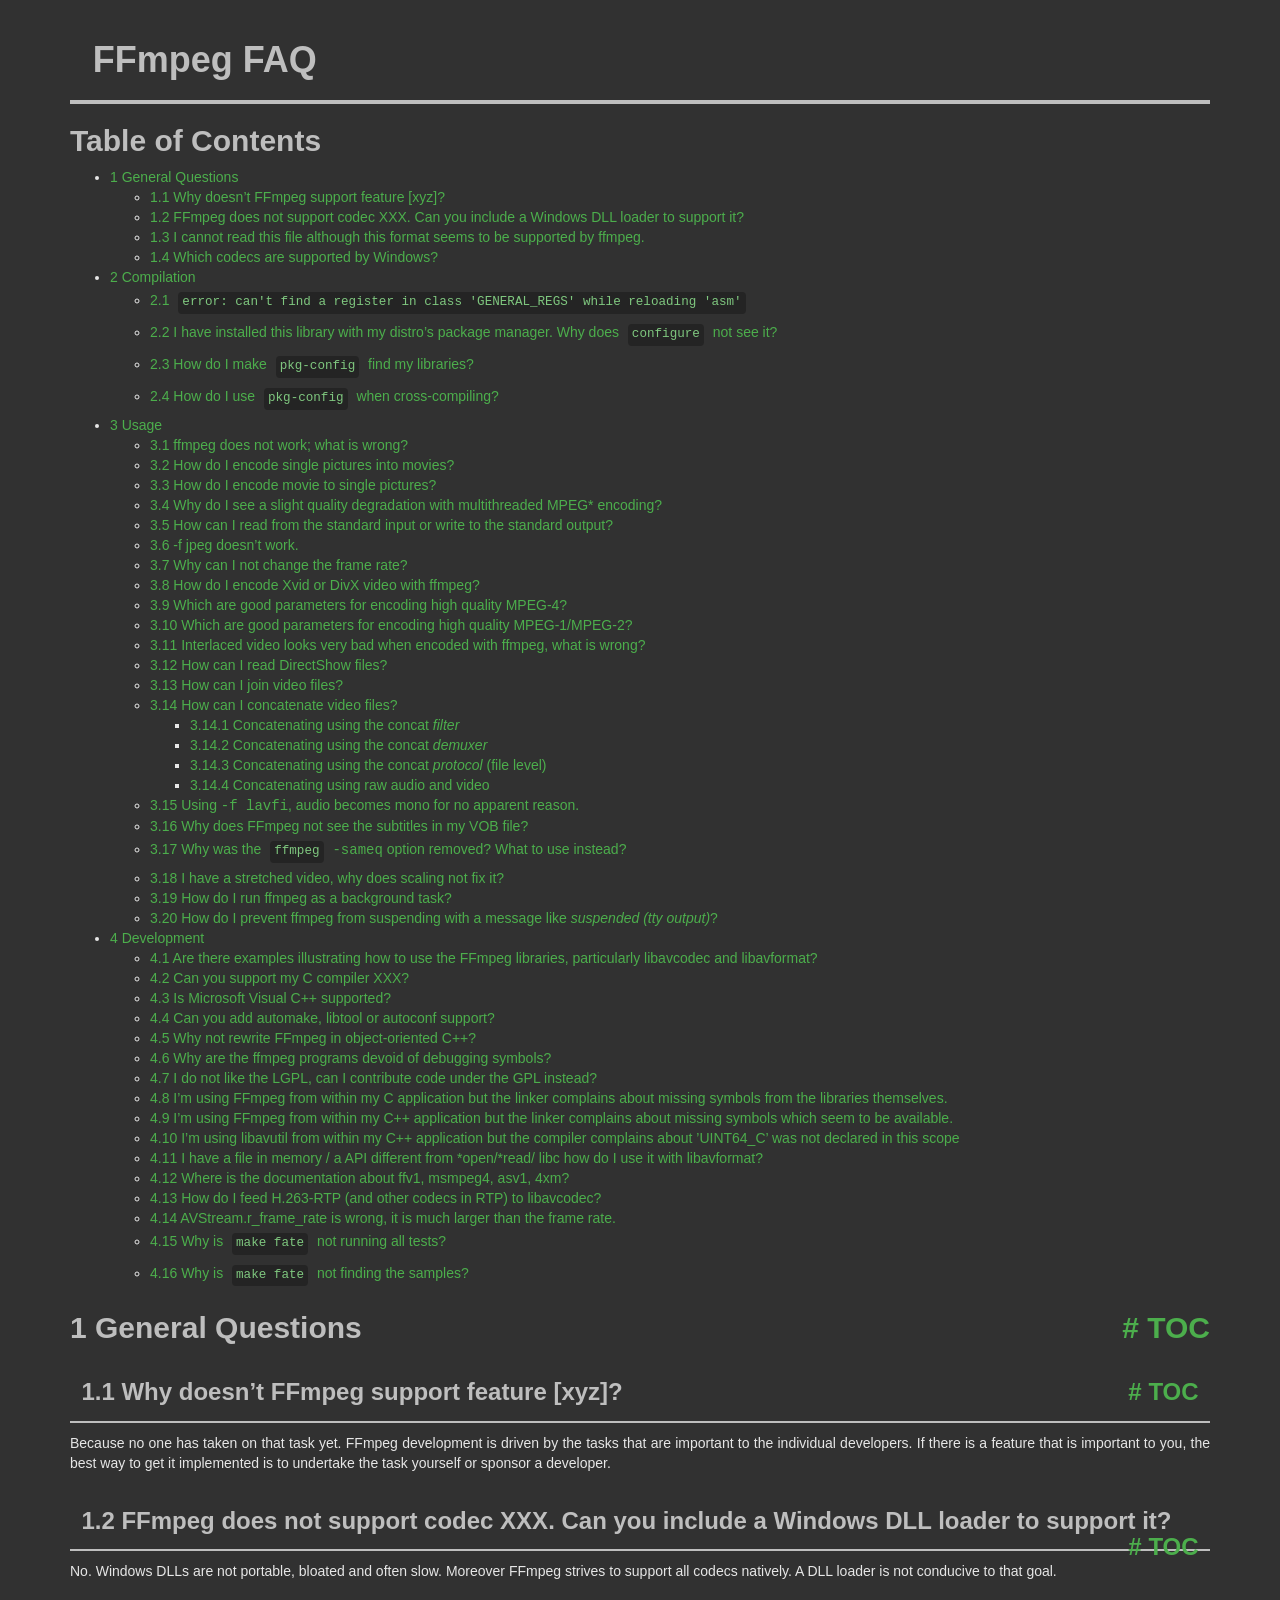
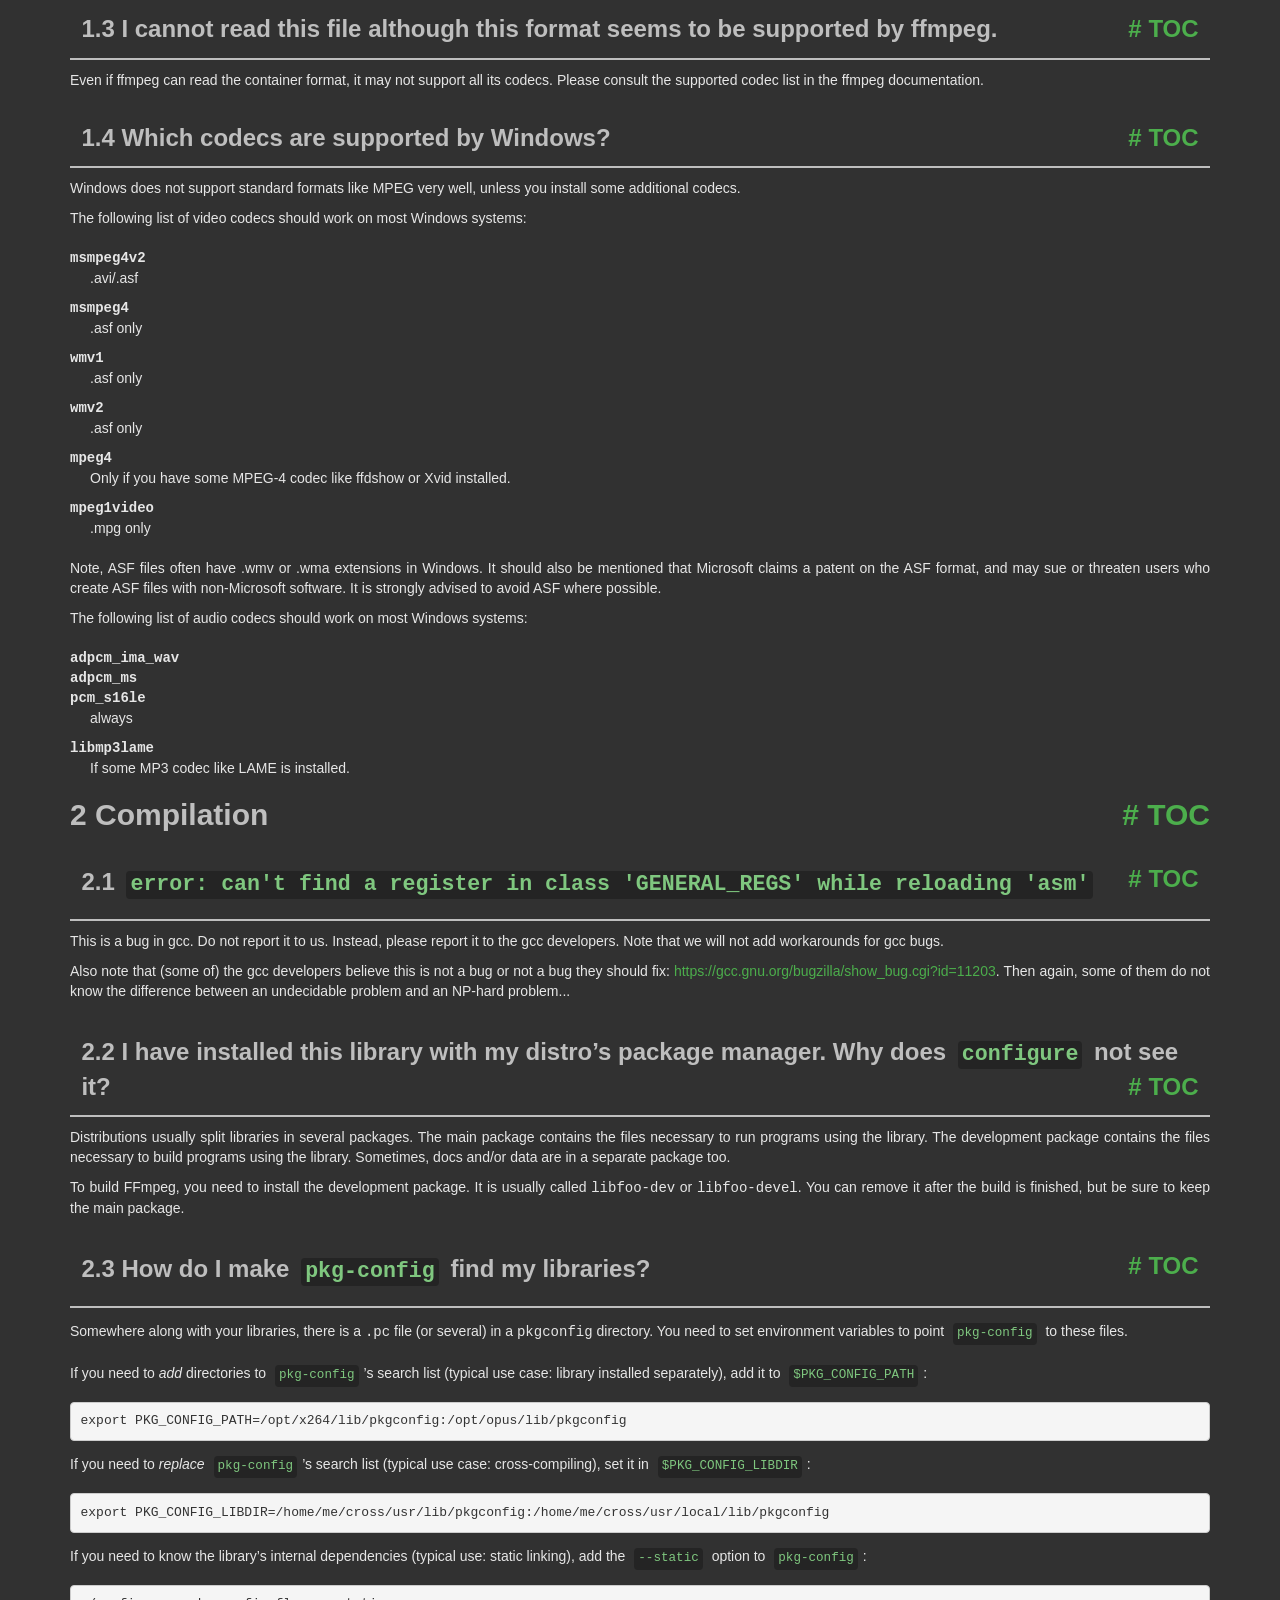
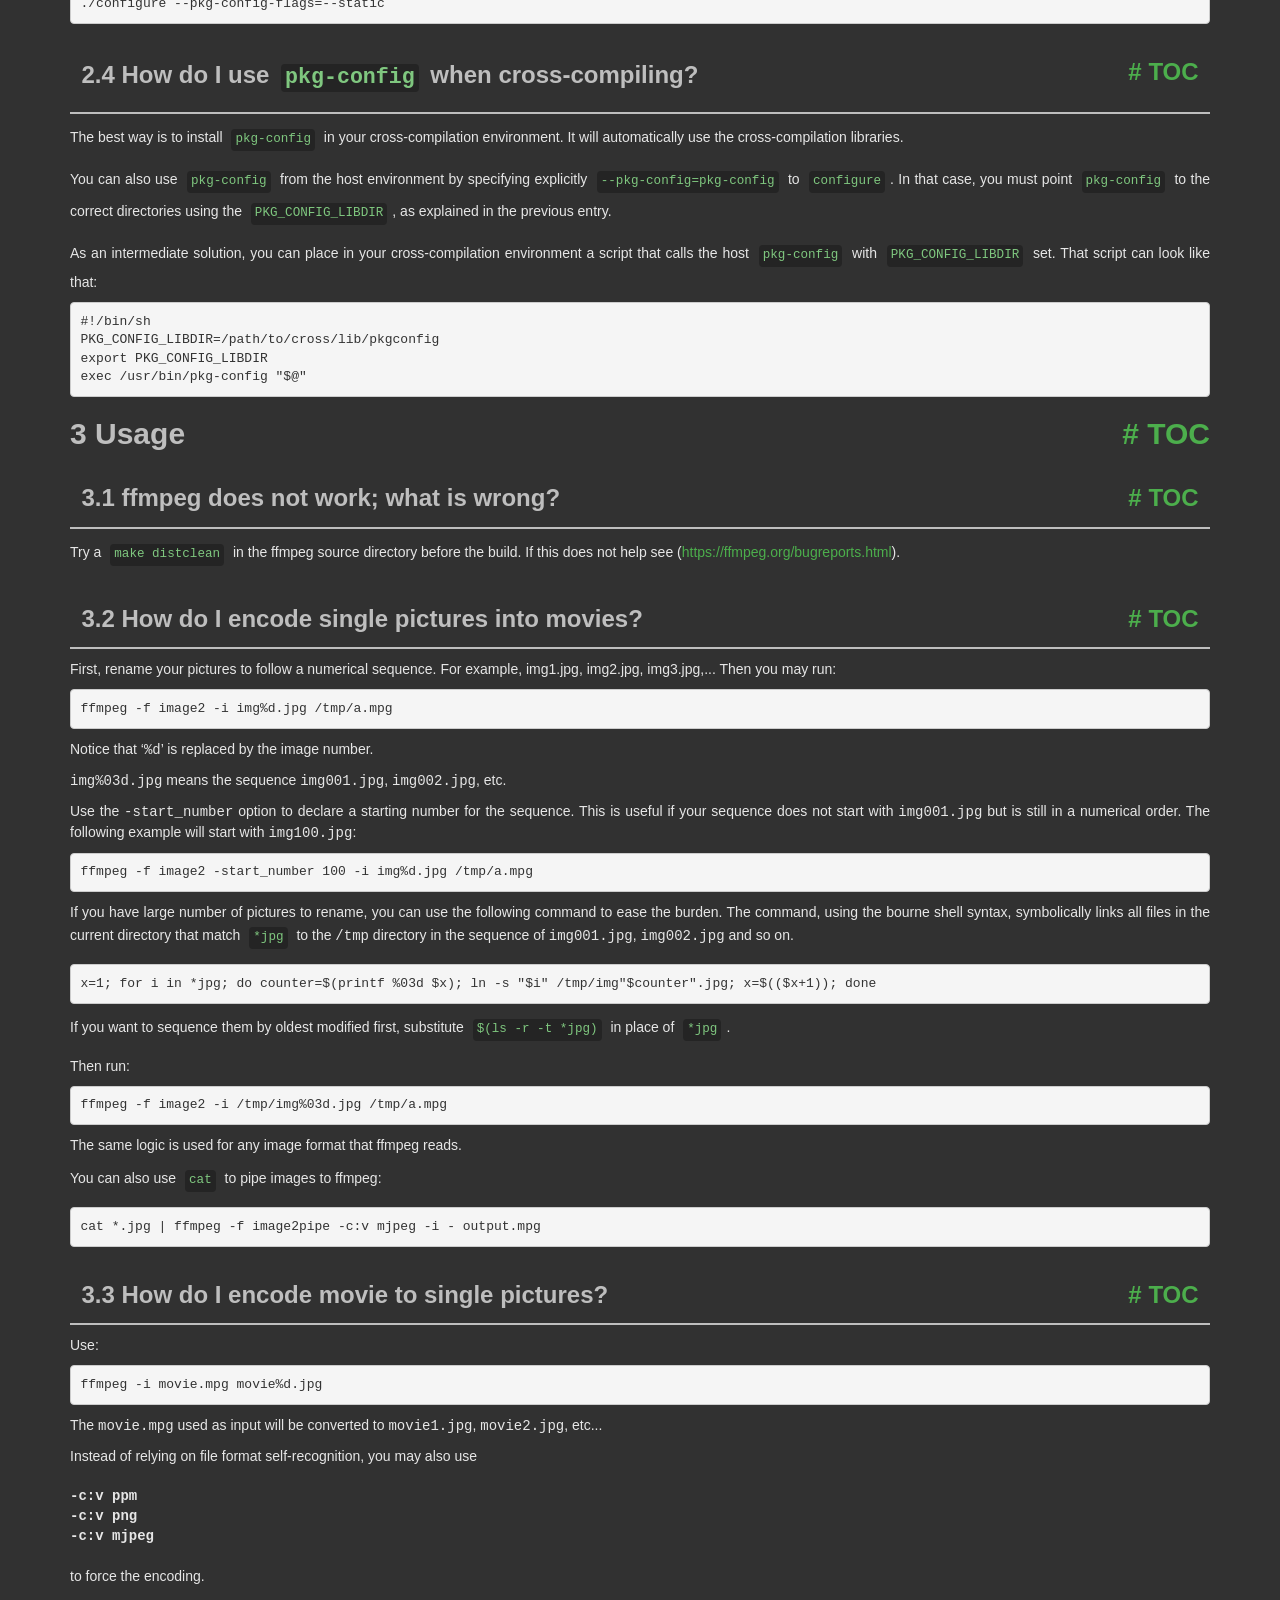
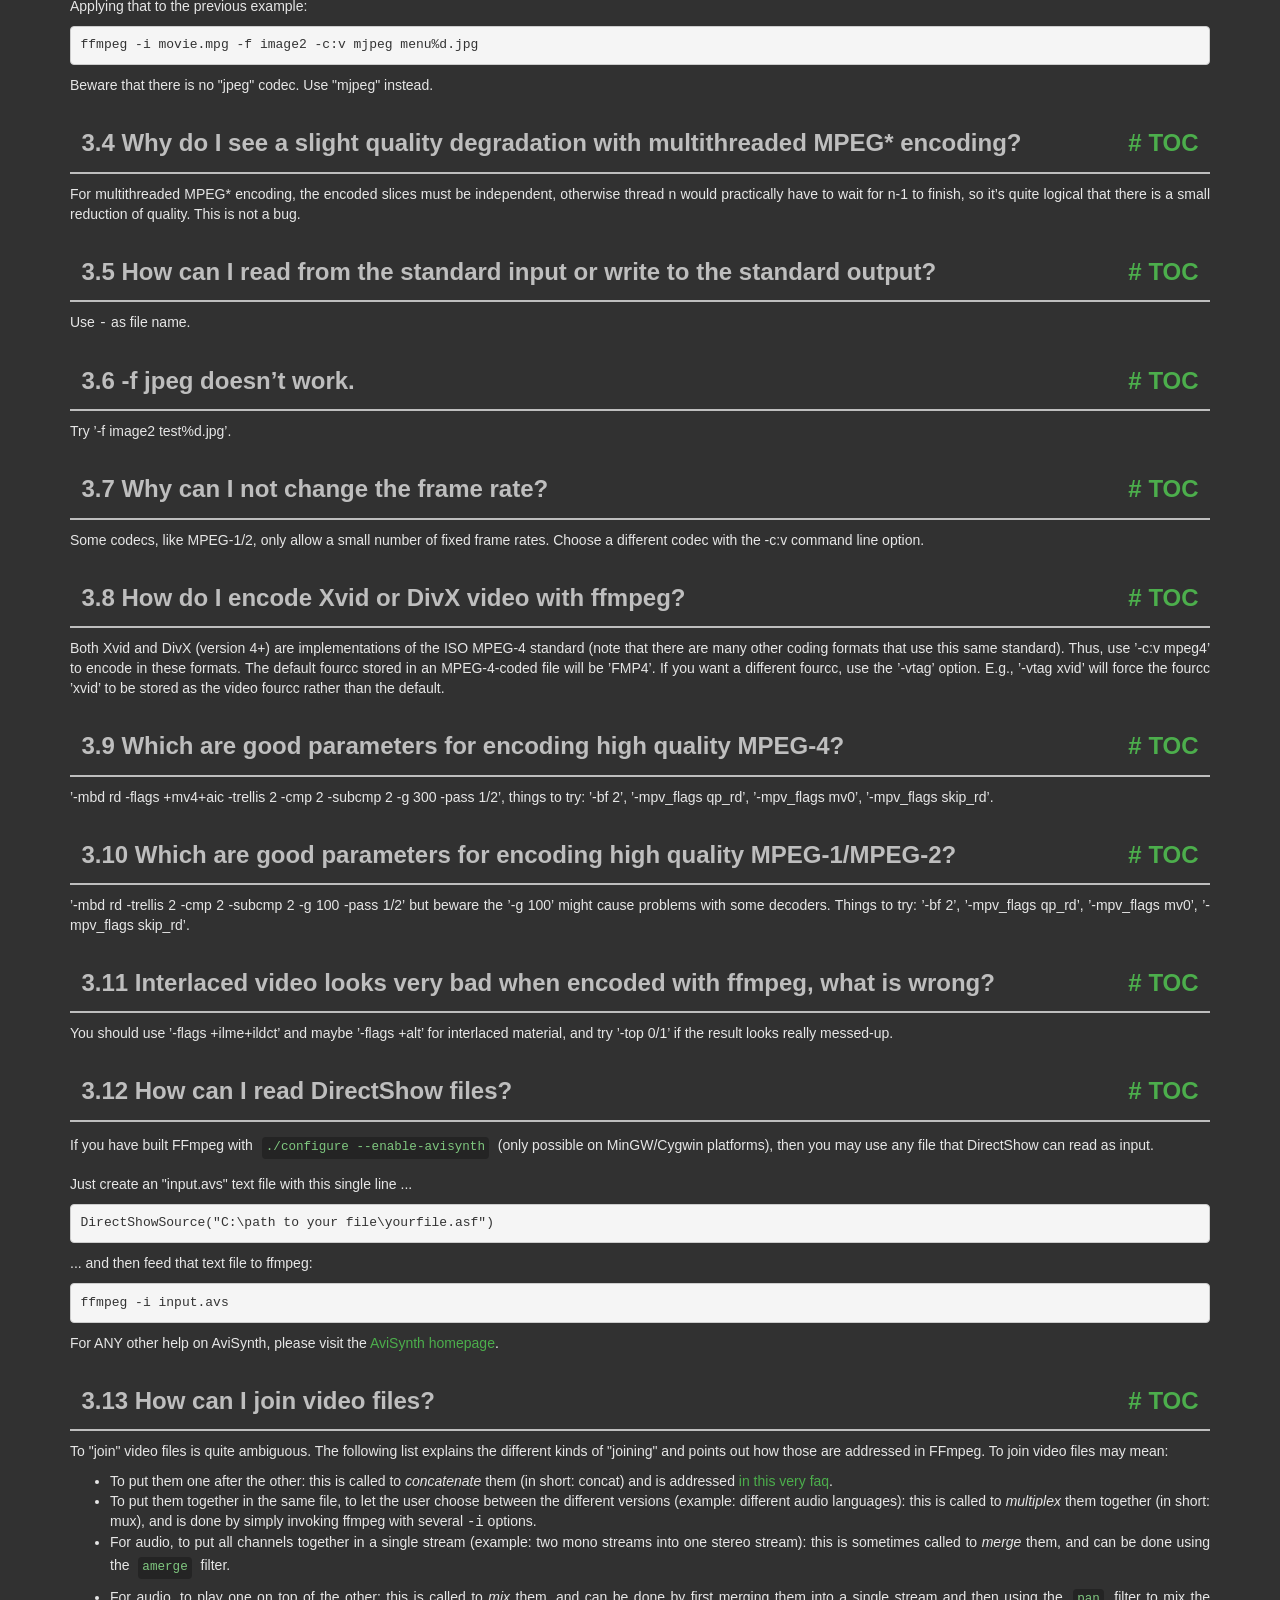
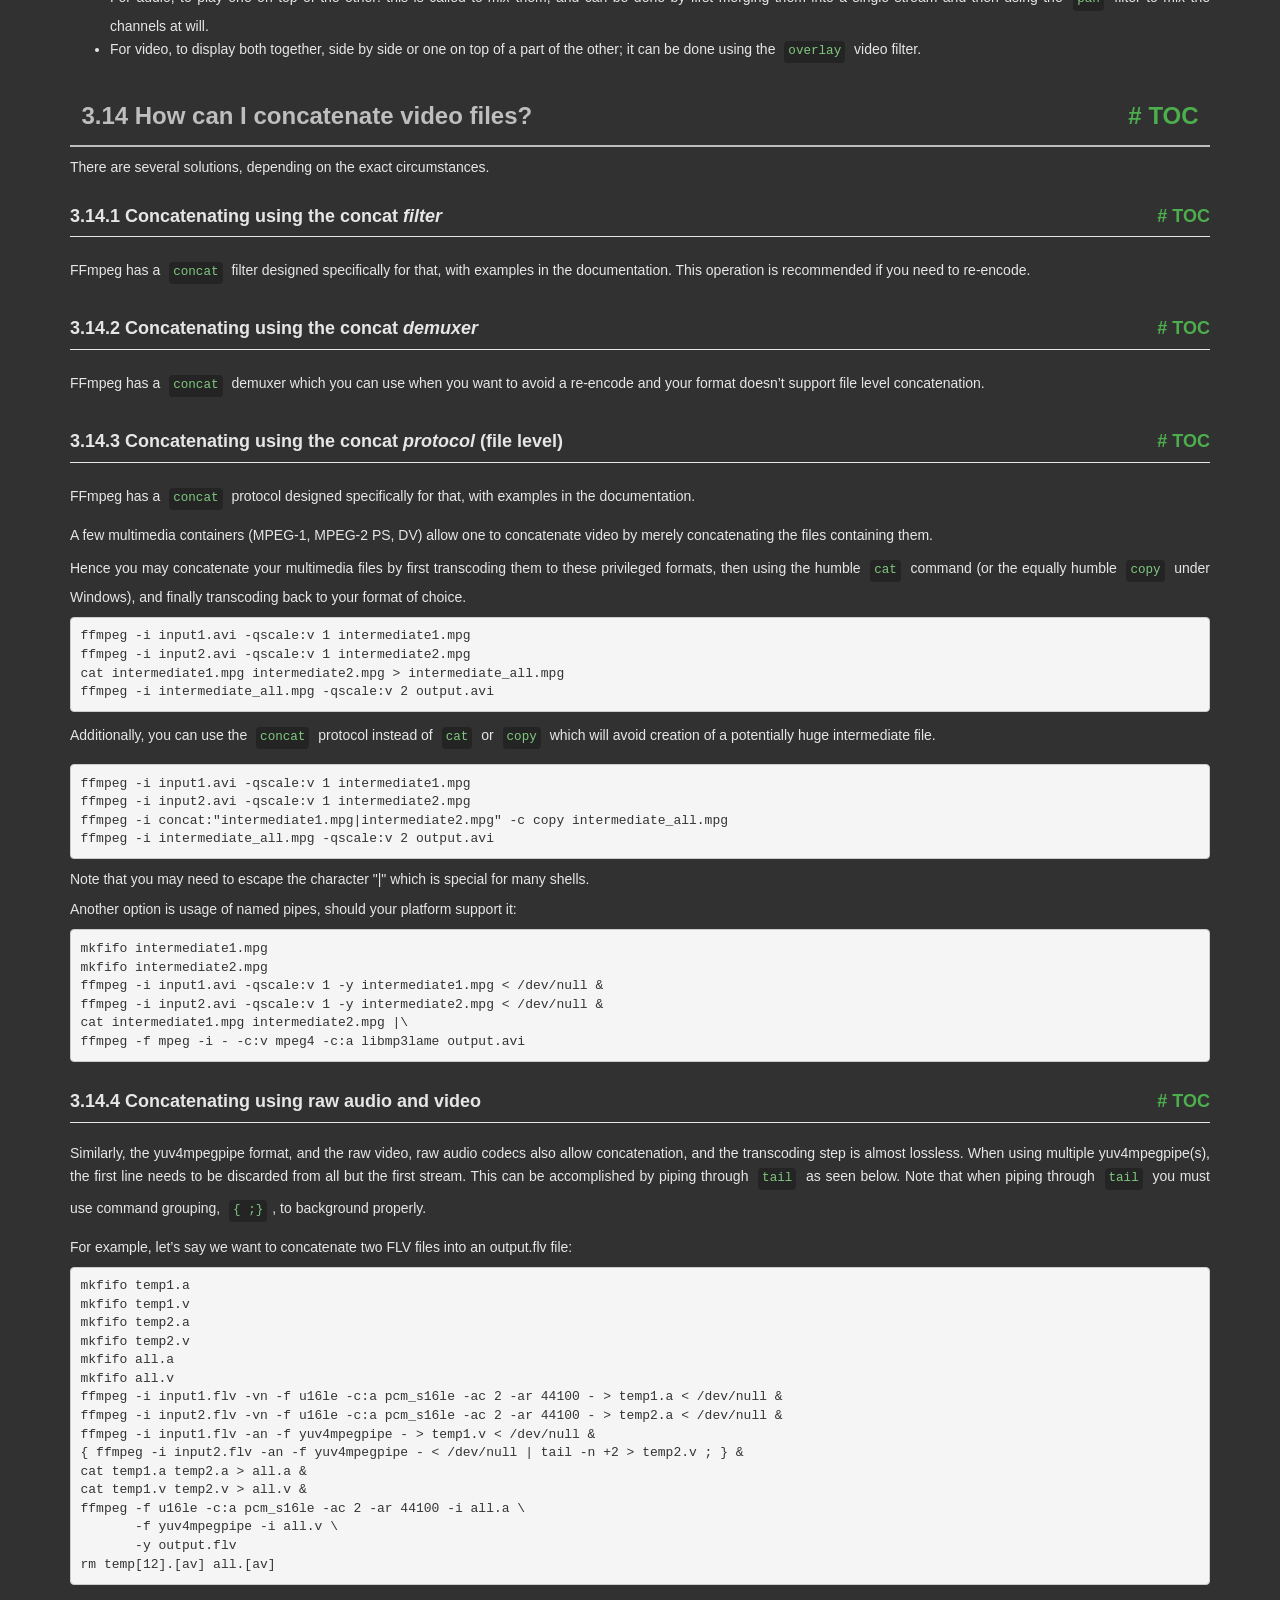
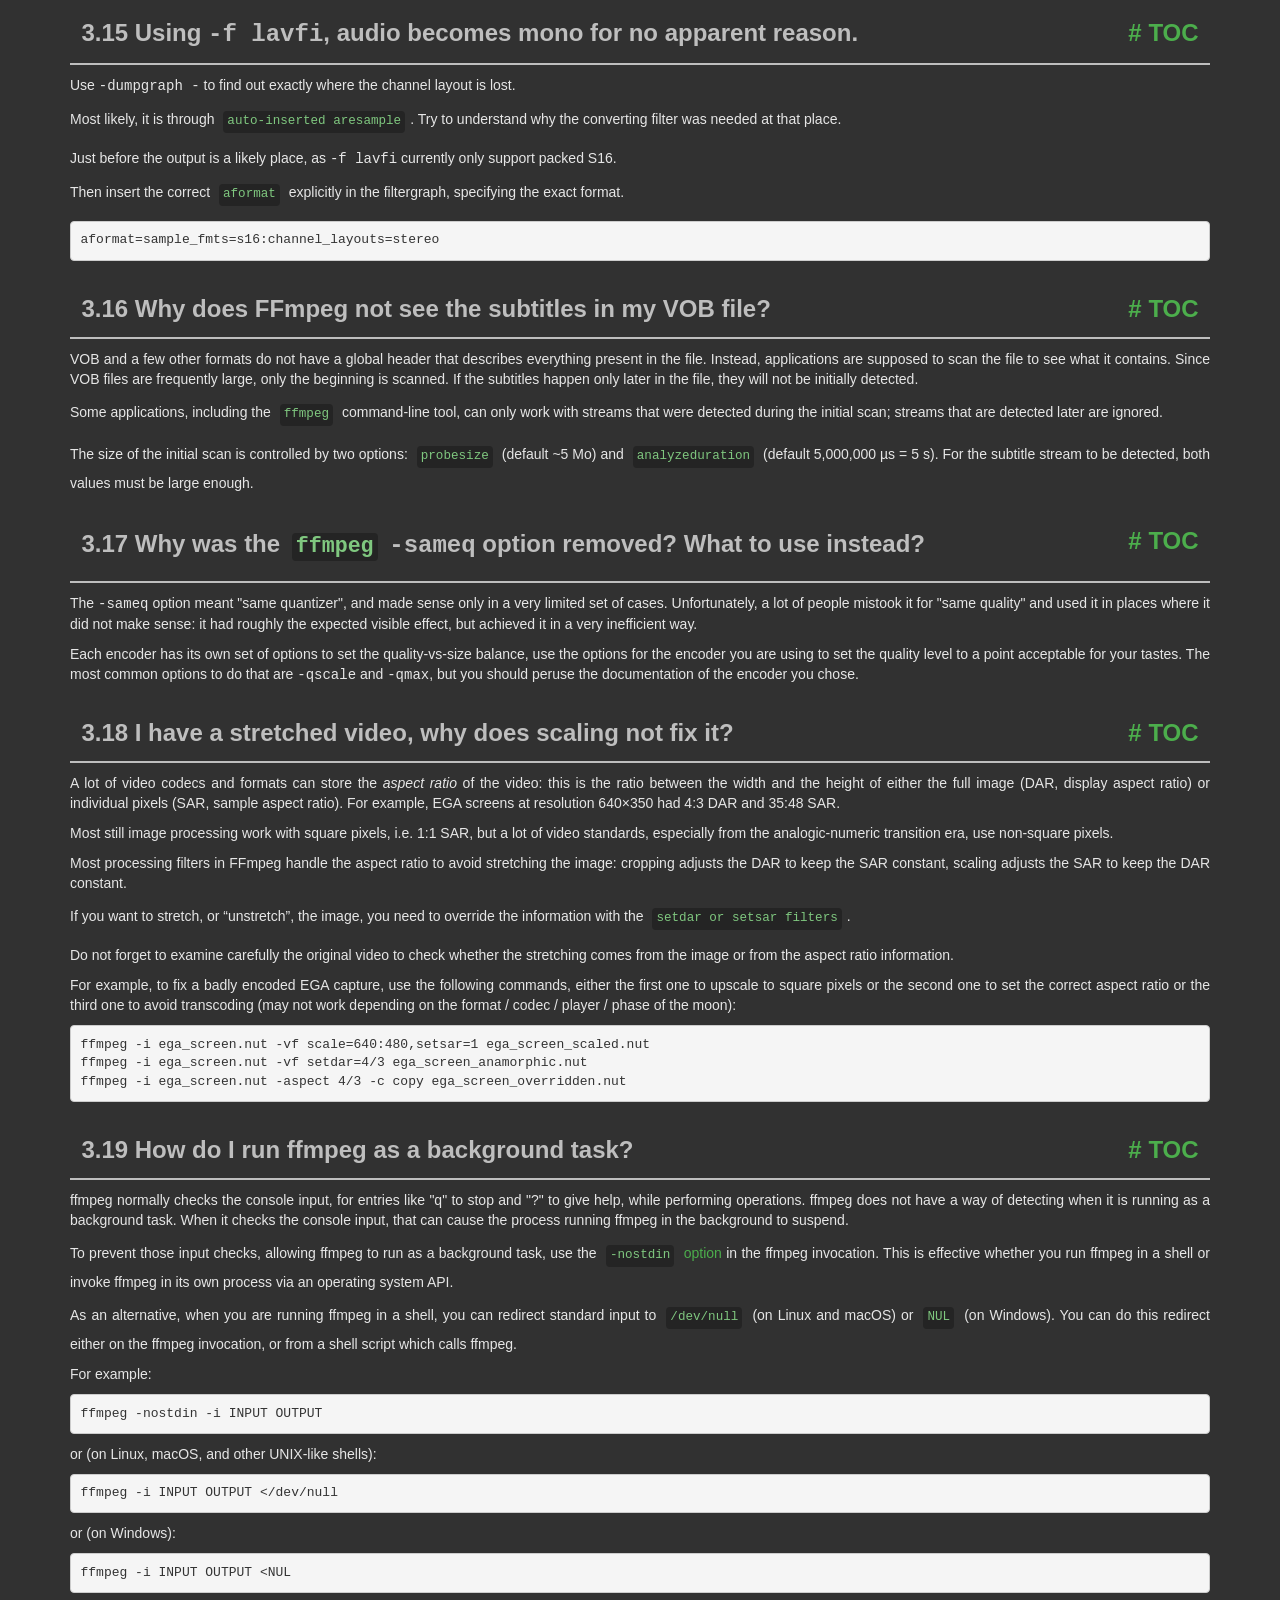
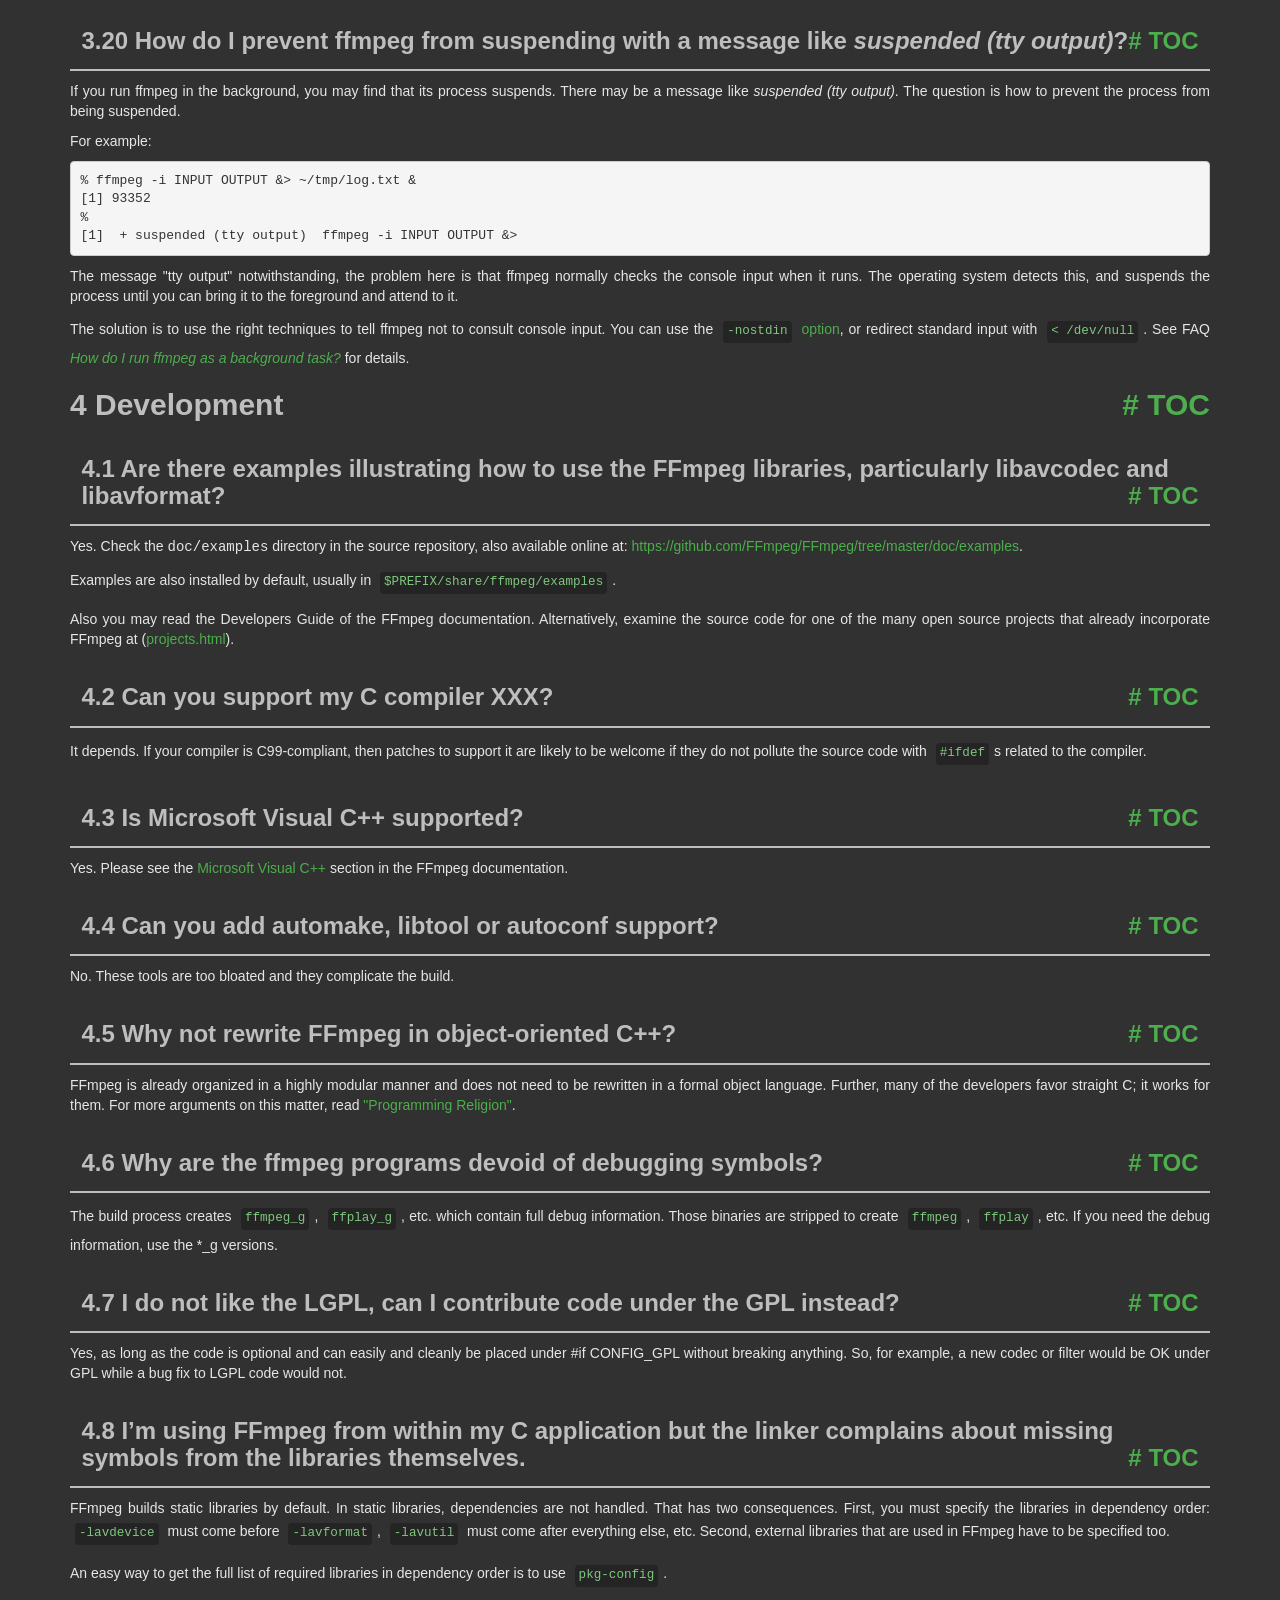
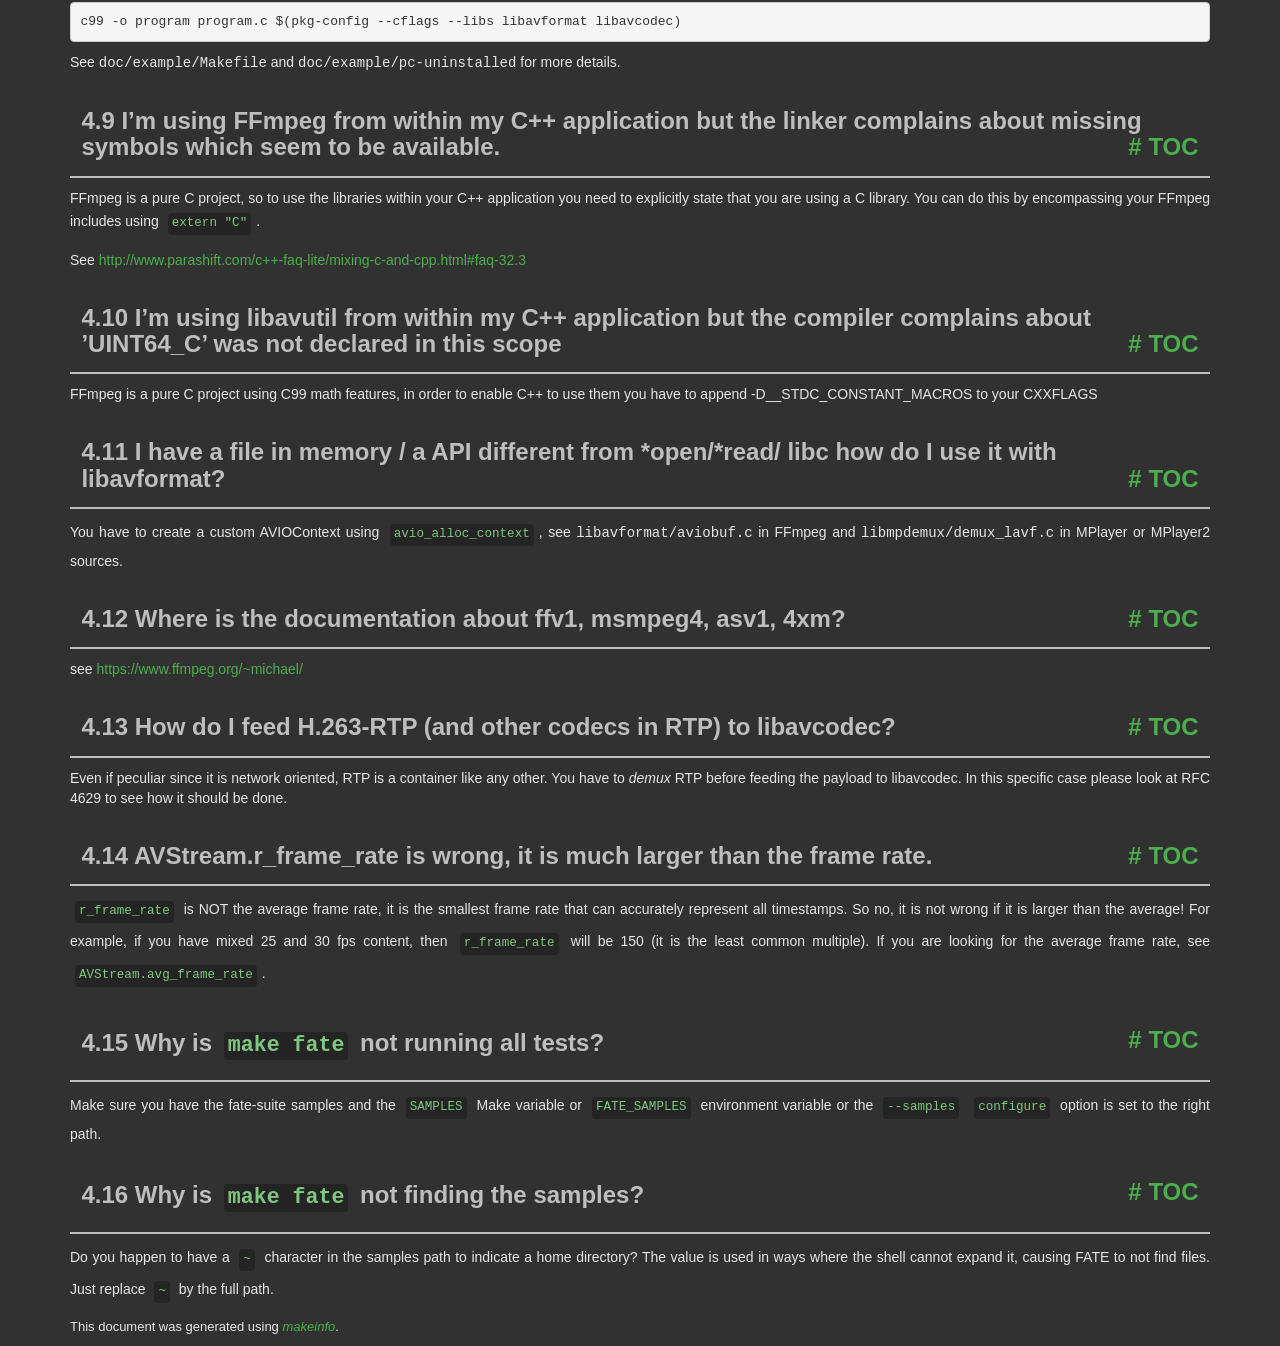
<file: ffmpeg-2026-08-03-git-01a25f74cc-essentials_build/doc/faq.html>
<!DOCTYPE html PUBLIC "-//W3C//DTD HTML 4.01 Transitional//EN" "http://www.w3.org/TR/html4/loose.dtd">
<html>
<!-- Created by GNU Texinfo 7.2, https://www.gnu.org/software/texinfo/ -->
  <head>
    <meta charset="utf-8">
    <title>
      FFmpeg FAQ
    </title>
    <meta name="viewport" content="width=device-width,initial-scale=1.0">
    <link rel="stylesheet" type="text/css" href="bootstrap.min.css">
    <link rel="stylesheet" type="text/css" href="style.min.css">
  </head>
  <body>
    <div class="container">
      <h1>
      FFmpeg FAQ
      </h1>


<a name="SEC_Top"></a>

<div class="region-contents" id="SEC_Contents">
<h2 class="contents-heading">Table of Contents</h2>

<div class="contents">

<ul class="toc-numbered-mark">
  <li><a id="toc-General-Questions" href="#General-Questions">1 General Questions</a>
  <ul class="toc-numbered-mark">
    <li><a id="toc-Why-doesn_0027t-FFmpeg-support-feature-_005bxyz_005d_003f" href="#Why-doesn_0027t-FFmpeg-support-feature-_005bxyz_005d_003f">1.1 Why doesn&rsquo;t FFmpeg support feature [xyz]?</a></li>
    <li><a id="toc-FFmpeg-does-not-support-codec-XXX_002e-Can-you-include-a-Windows-DLL-loader-to-support-it_003f" href="#FFmpeg-does-not-support-codec-XXX_002e-Can-you-include-a-Windows-DLL-loader-to-support-it_003f">1.2 FFmpeg does not support codec XXX. Can you include a Windows DLL loader to support it?</a></li>
    <li><a id="toc-I-cannot-read-this-file-although-this-format-seems-to-be-supported-by-ffmpeg_002e" href="#I-cannot-read-this-file-although-this-format-seems-to-be-supported-by-ffmpeg_002e">1.3 I cannot read this file although this format seems to be supported by ffmpeg.</a></li>
    <li><a id="toc-Which-codecs-are-supported-by-Windows_003f" href="#Which-codecs-are-supported-by-Windows_003f">1.4 Which codecs are supported by Windows?</a></li>
  </ul></li>
  <li><a id="toc-Compilation" href="#Compilation">2 Compilation</a>
  <ul class="toc-numbered-mark">
    <li><a id="toc-error_003a-can_0027t-find-a-register-in-class-_0027GENERAL_005fREGS_0027-while-reloading-_0027asm_0027" href="#error_003a-can_0027t-find-a-register-in-class-_0027GENERAL_005fREGS_0027-while-reloading-_0027asm_0027">2.1 <code class="code">error: can't find a register in class 'GENERAL_REGS' while reloading 'asm'</code></a></li>
    <li><a id="toc-I-have-installed-this-library-with-my-distro_0027s-package-manager_002e-Why-does-configure-not-see-it_003f" href="#I-have-installed-this-library-with-my-distro_0027s-package-manager_002e-Why-does-configure-not-see-it_003f">2.2 I have installed this library with my distro&rsquo;s package manager. Why does <code class="command">configure</code> not see it?</a></li>
    <li><a id="toc-How-do-I-make-pkg_002dconfig-find-my-libraries_003f" href="#How-do-I-make-pkg_002dconfig-find-my-libraries_003f">2.3 How do I make <code class="command">pkg-config</code> find my libraries?</a></li>
    <li><a id="toc-How-do-I-use-pkg_002dconfig-when-cross_002dcompiling_003f" href="#How-do-I-use-pkg_002dconfig-when-cross_002dcompiling_003f">2.4 How do I use <code class="command">pkg-config</code> when cross-compiling?</a></li>
  </ul></li>
  <li><a id="toc-Usage" href="#Usage">3 Usage</a>
  <ul class="toc-numbered-mark">
    <li><a id="toc-ffmpeg-does-not-work_003b-what-is-wrong_003f" href="#ffmpeg-does-not-work_003b-what-is-wrong_003f">3.1 ffmpeg does not work; what is wrong?</a></li>
    <li><a id="toc-How-do-I-encode-single-pictures-into-movies_003f" href="#How-do-I-encode-single-pictures-into-movies_003f">3.2 How do I encode single pictures into movies?</a></li>
    <li><a id="toc-How-do-I-encode-movie-to-single-pictures_003f" href="#How-do-I-encode-movie-to-single-pictures_003f">3.3 How do I encode movie to single pictures?</a></li>
    <li><a id="toc-Why-do-I-see-a-slight-quality-degradation-with-multithreaded-MPEG_002a-encoding_003f" href="#Why-do-I-see-a-slight-quality-degradation-with-multithreaded-MPEG_002a-encoding_003f">3.4 Why do I see a slight quality degradation with multithreaded MPEG* encoding?</a></li>
    <li><a id="toc-How-can-I-read-from-the-standard-input-or-write-to-the-standard-output_003f" href="#How-can-I-read-from-the-standard-input-or-write-to-the-standard-output_003f">3.5 How can I read from the standard input or write to the standard output?</a></li>
    <li><a id="toc-_002df-jpeg-doesn_0027t-work_002e" href="#g_t_002df-jpeg-doesn_0027t-work_002e">3.6 -f jpeg doesn&rsquo;t work.</a></li>
    <li><a id="toc-Why-can-I-not-change-the-frame-rate_003f" href="#Why-can-I-not-change-the-frame-rate_003f">3.7 Why can I not change the frame rate?</a></li>
    <li><a id="toc-How-do-I-encode-Xvid-or-DivX-video-with-ffmpeg_003f" href="#How-do-I-encode-Xvid-or-DivX-video-with-ffmpeg_003f">3.8 How do I encode Xvid or DivX video with ffmpeg?</a></li>
    <li><a id="toc-Which-are-good-parameters-for-encoding-high-quality-MPEG_002d4_003f" href="#Which-are-good-parameters-for-encoding-high-quality-MPEG_002d4_003f">3.9 Which are good parameters for encoding high quality MPEG-4?</a></li>
    <li><a id="toc-Which-are-good-parameters-for-encoding-high-quality-MPEG_002d1_002fMPEG_002d2_003f" href="#Which-are-good-parameters-for-encoding-high-quality-MPEG_002d1_002fMPEG_002d2_003f">3.10 Which are good parameters for encoding high quality MPEG-1/MPEG-2?</a></li>
    <li><a id="toc-Interlaced-video-looks-very-bad-when-encoded-with-ffmpeg_002c-what-is-wrong_003f" href="#Interlaced-video-looks-very-bad-when-encoded-with-ffmpeg_002c-what-is-wrong_003f">3.11 Interlaced video looks very bad when encoded with ffmpeg, what is wrong?</a></li>
    <li><a id="toc-How-can-I-read-DirectShow-files_003f" href="#How-can-I-read-DirectShow-files_003f">3.12 How can I read DirectShow files?</a></li>
    <li><a id="toc-How-can-I-join-video-files_003f" href="#How-can-I-join-video-files_003f">3.13 How can I join video files?</a></li>
    <li><a id="toc-How-can-I-concatenate-video-files_003f" href="#How-can-I-concatenate-video-files_003f">3.14 How can I concatenate video files?</a>
    <ul class="toc-numbered-mark">
      <li><a id="toc-Concatenating-using-the-concat-filter" href="#Concatenating-using-the-concat-filter">3.14.1 Concatenating using the concat <em class="emph">filter</em></a></li>
      <li><a id="toc-Concatenating-using-the-concat-demuxer" href="#Concatenating-using-the-concat-demuxer">3.14.2 Concatenating using the concat <em class="emph">demuxer</em></a></li>
      <li><a id="toc-Concatenating-using-the-concat-protocol-_0028file-level_0029" href="#Concatenating-using-the-concat-protocol-_0028file-level_0029">3.14.3 Concatenating using the concat <em class="emph">protocol</em> (file level)</a></li>
      <li><a id="toc-Concatenating-using-raw-audio-and-video" href="#Concatenating-using-raw-audio-and-video">3.14.4 Concatenating using raw audio and video</a></li>
    </ul></li>
    <li><a id="toc-Using-_002df-lavfi_002c-audio-becomes-mono-for-no-apparent-reason_002e" href="#Using-_002df-lavfi_002c-audio-becomes-mono-for-no-apparent-reason_002e">3.15 Using <samp class="option">-f lavfi</samp>, audio becomes mono for no apparent reason.</a></li>
    <li><a id="toc-Why-does-FFmpeg-not-see-the-subtitles-in-my-VOB-file_003f" href="#Why-does-FFmpeg-not-see-the-subtitles-in-my-VOB-file_003f">3.16 Why does FFmpeg not see the subtitles in my VOB file?</a></li>
    <li><a id="toc-Why-was-the-ffmpeg-_002dsameq-option-removed_003f-What-to-use-instead_003f" href="#Why-was-the-ffmpeg-_002dsameq-option-removed_003f-What-to-use-instead_003f">3.17 Why was the <code class="command">ffmpeg</code> <samp class="option">-sameq</samp> option removed? What to use instead?</a></li>
    <li><a id="toc-I-have-a-stretched-video_002c-why-does-scaling-not-fix-it_003f" href="#I-have-a-stretched-video_002c-why-does-scaling-not-fix-it_003f">3.18 I have a stretched video, why does scaling not fix it?</a></li>
    <li><a id="toc-How-do-I-run-ffmpeg-as-a-background-task_003f" href="#How-do-I-run-ffmpeg-as-a-background-task_003f">3.19 How do I run ffmpeg as a background task?</a></li>
    <li><a id="toc-How-do-I-prevent-ffmpeg-from-suspending-with-a-message-like-suspended-_0028tty-output_0029_003f" href="#How-do-I-prevent-ffmpeg-from-suspending-with-a-message-like-suspended-_0028tty-output_0029_003f">3.20 How do I prevent ffmpeg from suspending with a message like <em class="emph">suspended (tty output)</em>?</a></li>
  </ul></li>
  <li><a id="toc-Development" href="#Development">4 Development</a>
  <ul class="toc-numbered-mark">
    <li><a id="toc-Are-there-examples-illustrating-how-to-use-the-FFmpeg-libraries_002c-particularly-libavcodec-and-libavformat_003f" href="#Are-there-examples-illustrating-how-to-use-the-FFmpeg-libraries_002c-particularly-libavcodec-and-libavformat_003f">4.1 Are there examples illustrating how to use the FFmpeg libraries, particularly libavcodec and libavformat?</a></li>
    <li><a id="toc-Can-you-support-my-C-compiler-XXX_003f" href="#Can-you-support-my-C-compiler-XXX_003f">4.2 Can you support my C compiler XXX?</a></li>
    <li><a id="toc-Is-Microsoft-Visual-C_002b_002b-supported_003f" href="#Is-Microsoft-Visual-C_002b_002b-supported_003f">4.3 Is Microsoft Visual C++ supported?</a></li>
    <li><a id="toc-Can-you-add-automake_002c-libtool-or-autoconf-support_003f" href="#Can-you-add-automake_002c-libtool-or-autoconf-support_003f">4.4 Can you add automake, libtool or autoconf support?</a></li>
    <li><a id="toc-Why-not-rewrite-FFmpeg-in-object_002doriented-C_002b_002b_003f" href="#Why-not-rewrite-FFmpeg-in-object_002doriented-C_002b_002b_003f">4.5 Why not rewrite FFmpeg in object-oriented C++?</a></li>
    <li><a id="toc-Why-are-the-ffmpeg-programs-devoid-of-debugging-symbols_003f" href="#Why-are-the-ffmpeg-programs-devoid-of-debugging-symbols_003f">4.6 Why are the ffmpeg programs devoid of debugging symbols?</a></li>
    <li><a id="toc-I-do-not-like-the-LGPL_002c-can-I-contribute-code-under-the-GPL-instead_003f" href="#I-do-not-like-the-LGPL_002c-can-I-contribute-code-under-the-GPL-instead_003f">4.7 I do not like the LGPL, can I contribute code under the GPL instead?</a></li>
    <li><a id="toc-I_0027m-using-FFmpeg-from-within-my-C-application-but-the-linker-complains-about-missing-symbols-from-the-libraries-themselves_002e" href="#I_0027m-using-FFmpeg-from-within-my-C-application-but-the-linker-complains-about-missing-symbols-from-the-libraries-themselves_002e">4.8 I&rsquo;m using FFmpeg from within my C application but the linker complains about missing symbols from the libraries themselves.</a></li>
    <li><a id="toc-I_0027m-using-FFmpeg-from-within-my-C_002b_002b-application-but-the-linker-complains-about-missing-symbols-which-seem-to-be-available_002e" href="#I_0027m-using-FFmpeg-from-within-my-C_002b_002b-application-but-the-linker-complains-about-missing-symbols-which-seem-to-be-available_002e">4.9 I&rsquo;m using FFmpeg from within my C++ application but the linker complains about missing symbols which seem to be available.</a></li>
    <li><a id="toc-I_0027m-using-libavutil-from-within-my-C_002b_002b-application-but-the-compiler-complains-about-_0027UINT64_005fC_0027-was-not-declared-in-this-scope" href="#I_0027m-using-libavutil-from-within-my-C_002b_002b-application-but-the-compiler-complains-about-_0027UINT64_005fC_0027-was-not-declared-in-this-scope">4.10 I&rsquo;m using libavutil from within my C++ application but the compiler complains about &rsquo;UINT64_C&rsquo; was not declared in this scope</a></li>
    <li><a id="toc-I-have-a-file-in-memory-_002f-a-API-different-from-_002aopen_002f_002aread_002f-libc-how-do-I-use-it-with-libavformat_003f" href="#I-have-a-file-in-memory-_002f-a-API-different-from-_002aopen_002f_002aread_002f-libc-how-do-I-use-it-with-libavformat_003f">4.11 I have a file in memory / a API different from *open/*read/ libc how do I use it with libavformat?</a></li>
    <li><a id="toc-Where-is-the-documentation-about-ffv1_002c-msmpeg4_002c-asv1_002c-4xm_003f" href="#Where-is-the-documentation-about-ffv1_002c-msmpeg4_002c-asv1_002c-4xm_003f">4.12 Where is the documentation about ffv1, msmpeg4, asv1, 4xm?</a></li>
    <li><a id="toc-How-do-I-feed-H_002e263_002dRTP-_0028and-other-codecs-in-RTP_0029-to-libavcodec_003f" href="#How-do-I-feed-H_002e263_002dRTP-_0028and-other-codecs-in-RTP_0029-to-libavcodec_003f">4.13 How do I feed H.263-RTP (and other codecs in RTP) to libavcodec?</a></li>
    <li><a id="toc-AVStream_002er_005fframe_005frate-is-wrong_002c-it-is-much-larger-than-the-frame-rate_002e" href="#AVStream_002er_005fframe_005frate-is-wrong_002c-it-is-much-larger-than-the-frame-rate_002e">4.14 AVStream.r_frame_rate is wrong, it is much larger than the frame rate.</a></li>
    <li><a id="toc-Why-is-make-fate-not-running-all-tests_003f" href="#Why-is-make-fate-not-running-all-tests_003f">4.15 Why is <code class="code">make fate</code> not running all tests?</a></li>
    <li><a id="toc-Why-is-make-fate-not-finding-the-samples_003f" href="#Why-is-make-fate-not-finding-the-samples_003f">4.16 Why is <code class="code">make fate</code> not finding the samples?</a></li>
  </ul></li>
</ul>
</div>
</div>

<a name="General-Questions"></a>
<h2 class="chapter">1 General Questions<span class="pull-right"><a class="anchor hidden-xs" href="#General-Questions" aria-hidden="true">#</a> <a class="anchor hidden-xs"href="#toc-General-Questions" aria-hidden="true">TOC</a></span></h2>

<a name="Why-doesn_0027t-FFmpeg-support-feature-_005bxyz_005d_003f"></a>
<h3 class="section">1.1 Why doesn&rsquo;t FFmpeg support feature [xyz]?<span class="pull-right"><a class="anchor hidden-xs" href="#Why-doesn_0027t-FFmpeg-support-feature-_005bxyz_005d_003f" aria-hidden="true">#</a> <a class="anchor hidden-xs"href="#toc-Why-doesn_0027t-FFmpeg-support-feature-_005bxyz_005d_003f" aria-hidden="true">TOC</a></span></h3>

<p>Because no one has taken on that task yet. FFmpeg development is
driven by the tasks that are important to the individual developers.
If there is a feature that is important to you, the best way to get
it implemented is to undertake the task yourself or sponsor a developer.
</p>
<a name="FFmpeg-does-not-support-codec-XXX_002e-Can-you-include-a-Windows-DLL-loader-to-support-it_003f"></a>
<h3 class="section">1.2 FFmpeg does not support codec XXX. Can you include a Windows DLL loader to support it?<span class="pull-right"><a class="anchor hidden-xs" href="#FFmpeg-does-not-support-codec-XXX_002e-Can-you-include-a-Windows-DLL-loader-to-support-it_003f" aria-hidden="true">#</a> <a class="anchor hidden-xs"href="#toc-FFmpeg-does-not-support-codec-XXX_002e-Can-you-include-a-Windows-DLL-loader-to-support-it_003f" aria-hidden="true">TOC</a></span></h3>

<p>No. Windows DLLs are not portable, bloated and often slow.
Moreover FFmpeg strives to support all codecs natively.
A DLL loader is not conducive to that goal.
</p>
<a name="I-cannot-read-this-file-although-this-format-seems-to-be-supported-by-ffmpeg_002e"></a>
<h3 class="section">1.3 I cannot read this file although this format seems to be supported by ffmpeg.<span class="pull-right"><a class="anchor hidden-xs" href="#I-cannot-read-this-file-although-this-format-seems-to-be-supported-by-ffmpeg_002e" aria-hidden="true">#</a> <a class="anchor hidden-xs"href="#toc-I-cannot-read-this-file-although-this-format-seems-to-be-supported-by-ffmpeg_002e" aria-hidden="true">TOC</a></span></h3>

<p>Even if ffmpeg can read the container format, it may not support all its
codecs. Please consult the supported codec list in the ffmpeg
documentation.
</p>
<a name="Which-codecs-are-supported-by-Windows_003f"></a>
<h3 class="section">1.4 Which codecs are supported by Windows?<span class="pull-right"><a class="anchor hidden-xs" href="#Which-codecs-are-supported-by-Windows_003f" aria-hidden="true">#</a> <a class="anchor hidden-xs"href="#toc-Which-codecs-are-supported-by-Windows_003f" aria-hidden="true">TOC</a></span></h3>

<p>Windows does not support standard formats like MPEG very well, unless you
install some additional codecs.
</p>
<p>The following list of video codecs should work on most Windows systems:
</p><dl class="table">
<dt><samp class="option">msmpeg4v2</samp></dt>
<dd><p>.avi/.asf
</p></dd>
<dt><samp class="option">msmpeg4</samp></dt>
<dd><p>.asf only
</p></dd>
<dt><samp class="option">wmv1</samp></dt>
<dd><p>.asf only
</p></dd>
<dt><samp class="option">wmv2</samp></dt>
<dd><p>.asf only
</p></dd>
<dt><samp class="option">mpeg4</samp></dt>
<dd><p>Only if you have some MPEG-4 codec like ffdshow or Xvid installed.
</p></dd>
<dt><samp class="option">mpeg1video</samp></dt>
<dd><p>.mpg only
</p></dd>
</dl>
<p>Note, ASF files often have .wmv or .wma extensions in Windows. It should also
be mentioned that Microsoft claims a patent on the ASF format, and may sue
or threaten users who create ASF files with non-Microsoft software. It is
strongly advised to avoid ASF where possible.
</p>
<p>The following list of audio codecs should work on most Windows systems:
</p><dl class="table">
<dt><samp class="option">adpcm_ima_wav</samp></dt>
<dt><samp class="option">adpcm_ms</samp></dt>
<dt><samp class="option">pcm_s16le</samp></dt>
<dd><p>always
</p></dd>
<dt><samp class="option">libmp3lame</samp></dt>
<dd><p>If some MP3 codec like LAME is installed.
</p></dd>
</dl>


<a name="Compilation"></a>
<h2 class="chapter">2 Compilation<span class="pull-right"><a class="anchor hidden-xs" href="#Compilation" aria-hidden="true">#</a> <a class="anchor hidden-xs"href="#toc-Compilation" aria-hidden="true">TOC</a></span></h2>

<a name="error_003a-can_0027t-find-a-register-in-class-_0027GENERAL_005fREGS_0027-while-reloading-_0027asm_0027"></a>
<h3 class="section">2.1 <code class="code">error: can't find a register in class 'GENERAL_REGS' while reloading 'asm'</code><span class="pull-right"><a class="anchor hidden-xs" href="#error_003a-can_0027t-find-a-register-in-class-_0027GENERAL_005fREGS_0027-while-reloading-_0027asm_0027" aria-hidden="true">#</a> <a class="anchor hidden-xs"href="#toc-error_003a-can_0027t-find-a-register-in-class-_0027GENERAL_005fREGS_0027-while-reloading-_0027asm_0027" aria-hidden="true">TOC</a></span></h3>

<p>This is a bug in gcc. Do not report it to us. Instead, please report it to
the gcc developers. Note that we will not add workarounds for gcc bugs.
</p>
<p>Also note that (some of) the gcc developers believe this is not a bug or
not a bug they should fix:
<a class="url" href="https://gcc.gnu.org/bugzilla/show_bug.cgi?id=11203">https://gcc.gnu.org/bugzilla/show_bug.cgi?id=11203</a>.
Then again, some of them do not know the difference between an undecidable
problem and an NP-hard problem...
</p>
<a name="I-have-installed-this-library-with-my-distro_0027s-package-manager_002e-Why-does-configure-not-see-it_003f"></a>
<h3 class="section">2.2 I have installed this library with my distro&rsquo;s package manager. Why does <code class="command">configure</code> not see it?<span class="pull-right"><a class="anchor hidden-xs" href="#I-have-installed-this-library-with-my-distro_0027s-package-manager_002e-Why-does-configure-not-see-it_003f" aria-hidden="true">#</a> <a class="anchor hidden-xs"href="#toc-I-have-installed-this-library-with-my-distro_0027s-package-manager_002e-Why-does-configure-not-see-it_003f" aria-hidden="true">TOC</a></span></h3>

<p>Distributions usually split libraries in several packages. The main package
contains the files necessary to run programs using the library. The
development package contains the files necessary to build programs using the
library. Sometimes, docs and/or data are in a separate package too.
</p>
<p>To build FFmpeg, you need to install the development package. It is usually
called <samp class="file">libfoo-dev</samp> or <samp class="file">libfoo-devel</samp>. You can remove it after the
build is finished, but be sure to keep the main package.
</p>
<a name="How-do-I-make-pkg_002dconfig-find-my-libraries_003f"></a>
<h3 class="section">2.3 How do I make <code class="command">pkg-config</code> find my libraries?<span class="pull-right"><a class="anchor hidden-xs" href="#How-do-I-make-pkg_002dconfig-find-my-libraries_003f" aria-hidden="true">#</a> <a class="anchor hidden-xs"href="#toc-How-do-I-make-pkg_002dconfig-find-my-libraries_003f" aria-hidden="true">TOC</a></span></h3>

<p>Somewhere along with your libraries, there is a <samp class="file">.pc</samp> file (or several)
in a <samp class="file">pkgconfig</samp> directory. You need to set environment variables to
point <code class="command">pkg-config</code> to these files.
</p>
<p>If you need to <em class="emph">add</em> directories to <code class="command">pkg-config</code>&rsquo;s search list
(typical use case: library installed separately), add it to
<code class="code">$PKG_CONFIG_PATH</code>:
</p>
<div class="example">
<pre class="example-preformatted">export PKG_CONFIG_PATH=/opt/x264/lib/pkgconfig:/opt/opus/lib/pkgconfig
</pre></div>

<p>If you need to <em class="emph">replace</em> <code class="command">pkg-config</code>&rsquo;s search list
(typical use case: cross-compiling), set it in
<code class="code">$PKG_CONFIG_LIBDIR</code>:
</p>
<div class="example">
<pre class="example-preformatted">export PKG_CONFIG_LIBDIR=/home/me/cross/usr/lib/pkgconfig:/home/me/cross/usr/local/lib/pkgconfig
</pre></div>

<p>If you need to know the library&rsquo;s internal dependencies (typical use: static
linking), add the <code class="code">--static</code> option to <code class="command">pkg-config</code>:
</p>
<div class="example">
<pre class="example-preformatted">./configure --pkg-config-flags=--static
</pre></div>

<a name="How-do-I-use-pkg_002dconfig-when-cross_002dcompiling_003f"></a>
<h3 class="section">2.4 How do I use <code class="command">pkg-config</code> when cross-compiling?<span class="pull-right"><a class="anchor hidden-xs" href="#How-do-I-use-pkg_002dconfig-when-cross_002dcompiling_003f" aria-hidden="true">#</a> <a class="anchor hidden-xs"href="#toc-How-do-I-use-pkg_002dconfig-when-cross_002dcompiling_003f" aria-hidden="true">TOC</a></span></h3>

<p>The best way is to install <code class="command">pkg-config</code> in your cross-compilation
environment. It will automatically use the cross-compilation libraries.
</p>
<p>You can also use <code class="command">pkg-config</code> from the host environment by
specifying explicitly <code class="code">--pkg-config=pkg-config</code> to <code class="command">configure</code>.
In that case, you must point <code class="command">pkg-config</code> to the correct directories
using the <code class="code">PKG_CONFIG_LIBDIR</code>, as explained in the previous entry.
</p>
<p>As an intermediate solution, you can place in your cross-compilation
environment a script that calls the host <code class="command">pkg-config</code> with
<code class="code">PKG_CONFIG_LIBDIR</code> set. That script can look like that:
</p>
<div class="example">
<pre class="example-preformatted">#!/bin/sh
PKG_CONFIG_LIBDIR=/path/to/cross/lib/pkgconfig
export PKG_CONFIG_LIBDIR
exec /usr/bin/pkg-config &quot;$@&quot;
</pre></div>

<a name="Usage"></a>
<h2 class="chapter">3 Usage<span class="pull-right"><a class="anchor hidden-xs" href="#Usage" aria-hidden="true">#</a> <a class="anchor hidden-xs"href="#toc-Usage" aria-hidden="true">TOC</a></span></h2>

<a name="ffmpeg-does-not-work_003b-what-is-wrong_003f"></a>
<h3 class="section">3.1 ffmpeg does not work; what is wrong?<span class="pull-right"><a class="anchor hidden-xs" href="#ffmpeg-does-not-work_003b-what-is-wrong_003f" aria-hidden="true">#</a> <a class="anchor hidden-xs"href="#toc-ffmpeg-does-not-work_003b-what-is-wrong_003f" aria-hidden="true">TOC</a></span></h3>

<p>Try a <code class="code">make distclean</code> in the ffmpeg source directory before the build.
If this does not help see
(<a class="url" href="https://ffmpeg.org/bugreports.html">https://ffmpeg.org/bugreports.html</a>).
</p>
<a name="How-do-I-encode-single-pictures-into-movies_003f"></a>
<h3 class="section">3.2 How do I encode single pictures into movies?<span class="pull-right"><a class="anchor hidden-xs" href="#How-do-I-encode-single-pictures-into-movies_003f" aria-hidden="true">#</a> <a class="anchor hidden-xs"href="#toc-How-do-I-encode-single-pictures-into-movies_003f" aria-hidden="true">TOC</a></span></h3>

<p>First, rename your pictures to follow a numerical sequence.
For example, img1.jpg, img2.jpg, img3.jpg,...
Then you may run:
</p>
<div class="example">
<pre class="example-preformatted">ffmpeg -f image2 -i img%d.jpg /tmp/a.mpg
</pre></div>

<p>Notice that &lsquo;<samp class="samp">%d</samp>&rsquo; is replaced by the image number.
</p>
<p><samp class="file">img%03d.jpg</samp> means the sequence <samp class="file">img001.jpg</samp>, <samp class="file">img002.jpg</samp>, etc.
</p>
<p>Use the <samp class="option">-start_number</samp> option to declare a starting number for
the sequence. This is useful if your sequence does not start with
<samp class="file">img001.jpg</samp> but is still in a numerical order. The following
example will start with <samp class="file">img100.jpg</samp>:
</p>
<div class="example">
<pre class="example-preformatted">ffmpeg -f image2 -start_number 100 -i img%d.jpg /tmp/a.mpg
</pre></div>

<p>If you have large number of pictures to rename, you can use the
following command to ease the burden. The command, using the bourne
shell syntax, symbolically links all files in the current directory
that match <code class="code">*jpg</code> to the <samp class="file">/tmp</samp> directory in the sequence of
<samp class="file">img001.jpg</samp>, <samp class="file">img002.jpg</samp> and so on.
</p>
<div class="example">
<pre class="example-preformatted">x=1; for i in *jpg; do counter=$(printf %03d $x); ln -s &quot;$i&quot; /tmp/img&quot;$counter&quot;.jpg; x=$(($x+1)); done
</pre></div>

<p>If you want to sequence them by oldest modified first, substitute
<code class="code">$(ls -r -t *jpg)</code> in place of <code class="code">*jpg</code>.
</p>
<p>Then run:
</p>
<div class="example">
<pre class="example-preformatted">ffmpeg -f image2 -i /tmp/img%03d.jpg /tmp/a.mpg
</pre></div>

<p>The same logic is used for any image format that ffmpeg reads.
</p>
<p>You can also use <code class="command">cat</code> to pipe images to ffmpeg:
</p>
<div class="example">
<pre class="example-preformatted">cat *.jpg | ffmpeg -f image2pipe -c:v mjpeg -i - output.mpg
</pre></div>

<a name="How-do-I-encode-movie-to-single-pictures_003f"></a>
<h3 class="section">3.3 How do I encode movie to single pictures?<span class="pull-right"><a class="anchor hidden-xs" href="#How-do-I-encode-movie-to-single-pictures_003f" aria-hidden="true">#</a> <a class="anchor hidden-xs"href="#toc-How-do-I-encode-movie-to-single-pictures_003f" aria-hidden="true">TOC</a></span></h3>

<p>Use:
</p>
<div class="example">
<pre class="example-preformatted">ffmpeg -i movie.mpg movie%d.jpg
</pre></div>

<p>The <samp class="file">movie.mpg</samp> used as input will be converted to
<samp class="file">movie1.jpg</samp>, <samp class="file">movie2.jpg</samp>, etc...
</p>
<p>Instead of relying on file format self-recognition, you may also use
</p><dl class="table">
<dt><samp class="option">-c:v ppm</samp></dt>
<dt><samp class="option">-c:v png</samp></dt>
<dt><samp class="option">-c:v mjpeg</samp></dt>
</dl>
<p>to force the encoding.
</p>
<p>Applying that to the previous example:
</p><div class="example">
<pre class="example-preformatted">ffmpeg -i movie.mpg -f image2 -c:v mjpeg menu%d.jpg
</pre></div>

<p>Beware that there is no &quot;jpeg&quot; codec. Use &quot;mjpeg&quot; instead.
</p>
<a name="Why-do-I-see-a-slight-quality-degradation-with-multithreaded-MPEG_002a-encoding_003f"></a>
<h3 class="section">3.4 Why do I see a slight quality degradation with multithreaded MPEG* encoding?<span class="pull-right"><a class="anchor hidden-xs" href="#Why-do-I-see-a-slight-quality-degradation-with-multithreaded-MPEG_002a-encoding_003f" aria-hidden="true">#</a> <a class="anchor hidden-xs"href="#toc-Why-do-I-see-a-slight-quality-degradation-with-multithreaded-MPEG_002a-encoding_003f" aria-hidden="true">TOC</a></span></h3>

<p>For multithreaded MPEG* encoding, the encoded slices must be independent,
otherwise thread n would practically have to wait for n-1 to finish, so it&rsquo;s
quite logical that there is a small reduction of quality. This is not a bug.
</p>
<a name="How-can-I-read-from-the-standard-input-or-write-to-the-standard-output_003f"></a>
<h3 class="section">3.5 How can I read from the standard input or write to the standard output?<span class="pull-right"><a class="anchor hidden-xs" href="#How-can-I-read-from-the-standard-input-or-write-to-the-standard-output_003f" aria-hidden="true">#</a> <a class="anchor hidden-xs"href="#toc-How-can-I-read-from-the-standard-input-or-write-to-the-standard-output_003f" aria-hidden="true">TOC</a></span></h3>

<p>Use <samp class="file">-</samp> as file name.
</p>
<a name="g_t_002df-jpeg-doesn_0027t-work_002e"></a>
<h3 class="section">3.6 -f jpeg doesn&rsquo;t work.<span class="pull-right"><a class="anchor hidden-xs" href="#_002df-jpeg-doesn_0027t-work_002e" aria-hidden="true">#</a> <a class="anchor hidden-xs"href="#toc-_002df-jpeg-doesn_0027t-work_002e" aria-hidden="true">TOC</a></span></h3>

<p>Try &rsquo;-f image2 test%d.jpg&rsquo;.
</p>
<a name="Why-can-I-not-change-the-frame-rate_003f"></a>
<h3 class="section">3.7 Why can I not change the frame rate?<span class="pull-right"><a class="anchor hidden-xs" href="#Why-can-I-not-change-the-frame-rate_003f" aria-hidden="true">#</a> <a class="anchor hidden-xs"href="#toc-Why-can-I-not-change-the-frame-rate_003f" aria-hidden="true">TOC</a></span></h3>

<p>Some codecs, like MPEG-1/2, only allow a small number of fixed frame rates.
Choose a different codec with the -c:v command line option.
</p>
<a name="How-do-I-encode-Xvid-or-DivX-video-with-ffmpeg_003f"></a>
<h3 class="section">3.8 How do I encode Xvid or DivX video with ffmpeg?<span class="pull-right"><a class="anchor hidden-xs" href="#How-do-I-encode-Xvid-or-DivX-video-with-ffmpeg_003f" aria-hidden="true">#</a> <a class="anchor hidden-xs"href="#toc-How-do-I-encode-Xvid-or-DivX-video-with-ffmpeg_003f" aria-hidden="true">TOC</a></span></h3>

<p>Both Xvid and DivX (version 4+) are implementations of the ISO MPEG-4
standard (note that there are many other coding formats that use this
same standard). Thus, use &rsquo;-c:v mpeg4&rsquo; to encode in these formats. The
default fourcc stored in an MPEG-4-coded file will be &rsquo;FMP4&rsquo;. If you want
a different fourcc, use the &rsquo;-vtag&rsquo; option. E.g., &rsquo;-vtag xvid&rsquo; will
force the fourcc &rsquo;xvid&rsquo; to be stored as the video fourcc rather than the
default.
</p>
<a name="Which-are-good-parameters-for-encoding-high-quality-MPEG_002d4_003f"></a>
<h3 class="section">3.9 Which are good parameters for encoding high quality MPEG-4?<span class="pull-right"><a class="anchor hidden-xs" href="#Which-are-good-parameters-for-encoding-high-quality-MPEG_002d4_003f" aria-hidden="true">#</a> <a class="anchor hidden-xs"href="#toc-Which-are-good-parameters-for-encoding-high-quality-MPEG_002d4_003f" aria-hidden="true">TOC</a></span></h3>

<p>&rsquo;-mbd rd -flags +mv4+aic -trellis 2 -cmp 2 -subcmp 2 -g 300 -pass 1/2&rsquo;,
things to try: &rsquo;-bf 2&rsquo;, &rsquo;-mpv_flags qp_rd&rsquo;, &rsquo;-mpv_flags mv0&rsquo;, &rsquo;-mpv_flags skip_rd&rsquo;.
</p>
<a name="Which-are-good-parameters-for-encoding-high-quality-MPEG_002d1_002fMPEG_002d2_003f"></a>
<h3 class="section">3.10 Which are good parameters for encoding high quality MPEG-1/MPEG-2?<span class="pull-right"><a class="anchor hidden-xs" href="#Which-are-good-parameters-for-encoding-high-quality-MPEG_002d1_002fMPEG_002d2_003f" aria-hidden="true">#</a> <a class="anchor hidden-xs"href="#toc-Which-are-good-parameters-for-encoding-high-quality-MPEG_002d1_002fMPEG_002d2_003f" aria-hidden="true">TOC</a></span></h3>

<p>&rsquo;-mbd rd -trellis 2 -cmp 2 -subcmp 2 -g 100 -pass 1/2&rsquo;
but beware the &rsquo;-g 100&rsquo; might cause problems with some decoders.
Things to try: &rsquo;-bf 2&rsquo;, &rsquo;-mpv_flags qp_rd&rsquo;, &rsquo;-mpv_flags mv0&rsquo;, &rsquo;-mpv_flags skip_rd&rsquo;.
</p>
<a name="Interlaced-video-looks-very-bad-when-encoded-with-ffmpeg_002c-what-is-wrong_003f"></a>
<h3 class="section">3.11 Interlaced video looks very bad when encoded with ffmpeg, what is wrong?<span class="pull-right"><a class="anchor hidden-xs" href="#Interlaced-video-looks-very-bad-when-encoded-with-ffmpeg_002c-what-is-wrong_003f" aria-hidden="true">#</a> <a class="anchor hidden-xs"href="#toc-Interlaced-video-looks-very-bad-when-encoded-with-ffmpeg_002c-what-is-wrong_003f" aria-hidden="true">TOC</a></span></h3>

<p>You should use &rsquo;-flags +ilme+ildct&rsquo; and maybe &rsquo;-flags +alt&rsquo; for interlaced
material, and try &rsquo;-top 0/1&rsquo; if the result looks really messed-up.
</p>
<a name="How-can-I-read-DirectShow-files_003f"></a>
<h3 class="section">3.12 How can I read DirectShow files?<span class="pull-right"><a class="anchor hidden-xs" href="#How-can-I-read-DirectShow-files_003f" aria-hidden="true">#</a> <a class="anchor hidden-xs"href="#toc-How-can-I-read-DirectShow-files_003f" aria-hidden="true">TOC</a></span></h3>

<p>If you have built FFmpeg with <code class="code">./configure --enable-avisynth</code>
(only possible on MinGW/Cygwin platforms),
then you may use any file that DirectShow can read as input.
</p>
<p>Just create an &quot;input.avs&quot; text file with this single line ...
</p><div class="example">
<pre class="example-preformatted">DirectShowSource(&quot;C:\path to your file\yourfile.asf&quot;)
</pre></div>
<p>... and then feed that text file to ffmpeg:
</p><div class="example">
<pre class="example-preformatted">ffmpeg -i input.avs
</pre></div>

<p>For ANY other help on AviSynth, please visit the
<a class="uref" href="http://www.avisynth.org/">AviSynth homepage</a>.
</p>
<a name="How-can-I-join-video-files_003f"></a>
<h3 class="section">3.13 How can I join video files?<span class="pull-right"><a class="anchor hidden-xs" href="#How-can-I-join-video-files_003f" aria-hidden="true">#</a> <a class="anchor hidden-xs"href="#toc-How-can-I-join-video-files_003f" aria-hidden="true">TOC</a></span></h3>

<p>To &quot;join&quot; video files is quite ambiguous. The following list explains the
different kinds of &quot;joining&quot; and points out how those are addressed in
FFmpeg. To join video files may mean:
</p>
<ul class="itemize mark-bullet">
<li>To put them one after the other: this is called to <em class="emph">concatenate</em> them
(in short: concat) and is addressed
<a class="ref" href="#How-can-I-concatenate-video-files">in this very faq</a>.

</li><li>To put them together in the same file, to let the user choose between the
different versions (example: different audio languages): this is called to
<em class="emph">multiplex</em> them together (in short: mux), and is done by simply
invoking ffmpeg with several <samp class="option">-i</samp> options.

</li><li>For audio, to put all channels together in a single stream (example: two
mono streams into one stereo stream): this is sometimes called to
<em class="emph">merge</em> them, and can be done using the
<a class="url" href="ffmpeg-filters.html#amerge"><code class="code">amerge</code></a> filter.

</li><li>For audio, to play one on top of the other: this is called to <em class="emph">mix</em>
them, and can be done by first merging them into a single stream and then
using the <a class="url" href="ffmpeg-filters.html#pan"><code class="code">pan</code></a> filter to mix
the channels at will.

</li><li>For video, to display both together, side by side or one on top of a part of
the other; it can be done using the
<a class="url" href="ffmpeg-filters.html#overlay"><code class="code">overlay</code></a> video filter.

</li></ul>

<a class="anchor" id="How-can-I-concatenate-video-files"></a><a name="How-can-I-concatenate-video-files_003f"></a>
<h3 class="section">3.14 How can I concatenate video files?<span class="pull-right"><a class="anchor hidden-xs" href="#How-can-I-concatenate-video-files_003f" aria-hidden="true">#</a> <a class="anchor hidden-xs"href="#toc-How-can-I-concatenate-video-files_003f" aria-hidden="true">TOC</a></span></h3>

<p>There are several solutions, depending on the exact circumstances.
</p>
<a name="Concatenating-using-the-concat-filter"></a>
<h4 class="subsection">3.14.1 Concatenating using the concat <em class="emph">filter</em><span class="pull-right"><a class="anchor hidden-xs" href="#Concatenating-using-the-concat-filter" aria-hidden="true">#</a> <a class="anchor hidden-xs"href="#toc-Concatenating-using-the-concat-filter" aria-hidden="true">TOC</a></span></h4>

<p>FFmpeg has a <a class="url" href="ffmpeg-filters.html#concat"><code class="code">concat</code></a> filter designed specifically for that, with examples in the
documentation. This operation is recommended if you need to re-encode.
</p>
<a name="Concatenating-using-the-concat-demuxer"></a>
<h4 class="subsection">3.14.2 Concatenating using the concat <em class="emph">demuxer</em><span class="pull-right"><a class="anchor hidden-xs" href="#Concatenating-using-the-concat-demuxer" aria-hidden="true">#</a> <a class="anchor hidden-xs"href="#toc-Concatenating-using-the-concat-demuxer" aria-hidden="true">TOC</a></span></h4>

<p>FFmpeg has a <a class="url" href="ffmpeg-formats.html#concat"><code class="code">concat</code></a> demuxer which you can use when you want to avoid a re-encode and
your format doesn&rsquo;t support file level concatenation.
</p>
<a name="Concatenating-using-the-concat-protocol-_0028file-level_0029"></a>
<h4 class="subsection">3.14.3 Concatenating using the concat <em class="emph">protocol</em> (file level)<span class="pull-right"><a class="anchor hidden-xs" href="#Concatenating-using-the-concat-protocol-_0028file-level_0029" aria-hidden="true">#</a> <a class="anchor hidden-xs"href="#toc-Concatenating-using-the-concat-protocol-_0028file-level_0029" aria-hidden="true">TOC</a></span></h4>

<p>FFmpeg has a <a class="url" href="ffmpeg-protocols.html#concat"><code class="code">concat</code></a> protocol designed specifically for that, with examples in the
documentation.
</p>
<p>A few multimedia containers (MPEG-1, MPEG-2 PS, DV) allow one to concatenate
video by merely concatenating the files containing them.
</p>
<p>Hence you may concatenate your multimedia files by first transcoding them to
these privileged formats, then using the humble <code class="code">cat</code> command (or the
equally humble <code class="code">copy</code> under Windows), and finally transcoding back to your
format of choice.
</p>
<div class="example">
<pre class="example-preformatted">ffmpeg -i input1.avi -qscale:v 1 intermediate1.mpg
ffmpeg -i input2.avi -qscale:v 1 intermediate2.mpg
cat intermediate1.mpg intermediate2.mpg &gt; intermediate_all.mpg
ffmpeg -i intermediate_all.mpg -qscale:v 2 output.avi
</pre></div>

<p>Additionally, you can use the <code class="code">concat</code> protocol instead of <code class="code">cat</code> or
<code class="code">copy</code> which will avoid creation of a potentially huge intermediate file.
</p>
<div class="example">
<pre class="example-preformatted">ffmpeg -i input1.avi -qscale:v 1 intermediate1.mpg
ffmpeg -i input2.avi -qscale:v 1 intermediate2.mpg
ffmpeg -i concat:&quot;intermediate1.mpg|intermediate2.mpg&quot; -c copy intermediate_all.mpg
ffmpeg -i intermediate_all.mpg -qscale:v 2 output.avi
</pre></div>

<p>Note that you may need to escape the character &quot;|&quot; which is special for many
shells.
</p>
<p>Another option is usage of named pipes, should your platform support it:
</p>
<div class="example">
<pre class="example-preformatted">mkfifo intermediate1.mpg
mkfifo intermediate2.mpg
ffmpeg -i input1.avi -qscale:v 1 -y intermediate1.mpg &lt; /dev/null &amp;
ffmpeg -i input2.avi -qscale:v 1 -y intermediate2.mpg &lt; /dev/null &amp;
cat intermediate1.mpg intermediate2.mpg |\
ffmpeg -f mpeg -i - -c:v mpeg4 -c:a libmp3lame output.avi
</pre></div>

<a name="Concatenating-using-raw-audio-and-video"></a>
<h4 class="subsection">3.14.4 Concatenating using raw audio and video<span class="pull-right"><a class="anchor hidden-xs" href="#Concatenating-using-raw-audio-and-video" aria-hidden="true">#</a> <a class="anchor hidden-xs"href="#toc-Concatenating-using-raw-audio-and-video" aria-hidden="true">TOC</a></span></h4>

<p>Similarly, the yuv4mpegpipe format, and the raw video, raw audio codecs also
allow concatenation, and the transcoding step is almost lossless.
When using multiple yuv4mpegpipe(s), the first line needs to be discarded
from all but the first stream. This can be accomplished by piping through
<code class="code">tail</code> as seen below. Note that when piping through <code class="code">tail</code> you
must use command grouping, <code class="code">{  ;}</code>, to background properly.
</p>
<p>For example, let&rsquo;s say we want to concatenate two FLV files into an
output.flv file:
</p>
<div class="example">
<pre class="example-preformatted">mkfifo temp1.a
mkfifo temp1.v
mkfifo temp2.a
mkfifo temp2.v
mkfifo all.a
mkfifo all.v
ffmpeg -i input1.flv -vn -f u16le -c:a pcm_s16le -ac 2 -ar 44100 - &gt; temp1.a &lt; /dev/null &amp;
ffmpeg -i input2.flv -vn -f u16le -c:a pcm_s16le -ac 2 -ar 44100 - &gt; temp2.a &lt; /dev/null &amp;
ffmpeg -i input1.flv -an -f yuv4mpegpipe - &gt; temp1.v &lt; /dev/null &amp;
{ ffmpeg -i input2.flv -an -f yuv4mpegpipe - &lt; /dev/null | tail -n +2 &gt; temp2.v ; } &amp;
cat temp1.a temp2.a &gt; all.a &amp;
cat temp1.v temp2.v &gt; all.v &amp;
ffmpeg -f u16le -c:a pcm_s16le -ac 2 -ar 44100 -i all.a \
       -f yuv4mpegpipe -i all.v \
       -y output.flv
rm temp[12].[av] all.[av]
</pre></div>

<a name="Using-_002df-lavfi_002c-audio-becomes-mono-for-no-apparent-reason_002e"></a>
<h3 class="section">3.15 Using <samp class="option">-f lavfi</samp>, audio becomes mono for no apparent reason.<span class="pull-right"><a class="anchor hidden-xs" href="#Using-_002df-lavfi_002c-audio-becomes-mono-for-no-apparent-reason_002e" aria-hidden="true">#</a> <a class="anchor hidden-xs"href="#toc-Using-_002df-lavfi_002c-audio-becomes-mono-for-no-apparent-reason_002e" aria-hidden="true">TOC</a></span></h3>

<p>Use <samp class="option">-dumpgraph -</samp> to find out exactly where the channel layout is
lost.
</p>
<p>Most likely, it is through <code class="code">auto-inserted aresample</code>. Try to understand
why the converting filter was needed at that place.
</p>
<p>Just before the output is a likely place, as <samp class="option">-f lavfi</samp> currently
only support packed S16.
</p>
<p>Then insert the correct <code class="code">aformat</code> explicitly in the filtergraph,
specifying the exact format.
</p>
<div class="example">
<pre class="example-preformatted">aformat=sample_fmts=s16:channel_layouts=stereo
</pre></div>

<a name="Why-does-FFmpeg-not-see-the-subtitles-in-my-VOB-file_003f"></a>
<h3 class="section">3.16 Why does FFmpeg not see the subtitles in my VOB file?<span class="pull-right"><a class="anchor hidden-xs" href="#Why-does-FFmpeg-not-see-the-subtitles-in-my-VOB-file_003f" aria-hidden="true">#</a> <a class="anchor hidden-xs"href="#toc-Why-does-FFmpeg-not-see-the-subtitles-in-my-VOB-file_003f" aria-hidden="true">TOC</a></span></h3>

<p>VOB and a few other formats do not have a global header that describes
everything present in the file. Instead, applications are supposed to scan
the file to see what it contains. Since VOB files are frequently large, only
the beginning is scanned. If the subtitles happen only later in the file,
they will not be initially detected.
</p>
<p>Some applications, including the <code class="code">ffmpeg</code> command-line tool, can only
work with streams that were detected during the initial scan; streams that
are detected later are ignored.
</p>
<p>The size of the initial scan is controlled by two options: <code class="code">probesize</code>
(default ~5&nbsp;Mo) and <code class="code">analyzeduration</code> (default 5,000,000&nbsp;µs = 5&nbsp;s). For
the subtitle stream to be detected, both values must be large enough.
</p>
<a name="Why-was-the-ffmpeg-_002dsameq-option-removed_003f-What-to-use-instead_003f"></a>
<h3 class="section">3.17 Why was the <code class="command">ffmpeg</code> <samp class="option">-sameq</samp> option removed? What to use instead?<span class="pull-right"><a class="anchor hidden-xs" href="#Why-was-the-ffmpeg-_002dsameq-option-removed_003f-What-to-use-instead_003f" aria-hidden="true">#</a> <a class="anchor hidden-xs"href="#toc-Why-was-the-ffmpeg-_002dsameq-option-removed_003f-What-to-use-instead_003f" aria-hidden="true">TOC</a></span></h3>

<p>The <samp class="option">-sameq</samp> option meant &quot;same quantizer&quot;, and made sense only in a
very limited set of cases. Unfortunately, a lot of people mistook it for
&quot;same quality&quot; and used it in places where it did not make sense: it had
roughly the expected visible effect, but achieved it in a very inefficient
way.
</p>
<p>Each encoder has its own set of options to set the quality-vs-size balance,
use the options for the encoder you are using to set the quality level to a
point acceptable for your tastes. The most common options to do that are
<samp class="option">-qscale</samp> and <samp class="option">-qmax</samp>, but you should peruse the documentation
of the encoder you chose.
</p>
<a name="I-have-a-stretched-video_002c-why-does-scaling-not-fix-it_003f"></a>
<h3 class="section">3.18 I have a stretched video, why does scaling not fix it?<span class="pull-right"><a class="anchor hidden-xs" href="#I-have-a-stretched-video_002c-why-does-scaling-not-fix-it_003f" aria-hidden="true">#</a> <a class="anchor hidden-xs"href="#toc-I-have-a-stretched-video_002c-why-does-scaling-not-fix-it_003f" aria-hidden="true">TOC</a></span></h3>

<p>A lot of video codecs and formats can store the <em class="emph">aspect ratio</em> of the
video: this is the ratio between the width and the height of either the full
image (DAR, display aspect ratio) or individual pixels (SAR, sample aspect
ratio). For example, EGA screens at resolution 640×350 had 4:3 DAR and 35:48
SAR.
</p>
<p>Most still image processing work with square pixels, i.e. 1:1 SAR, but a lot
of video standards, especially from the analogic-numeric transition era, use
non-square pixels.
</p>
<p>Most processing filters in FFmpeg handle the aspect ratio to avoid
stretching the image: cropping adjusts the DAR to keep the SAR constant,
scaling adjusts the SAR to keep the DAR constant.
</p>
<p>If you want to stretch, or “unstretch”, the image, you need to override the
information with the
<a class="url" href="ffmpeg-filters.html#setdar_002c-setsar"><code class="code">setdar or setsar filters</code></a>.
</p>
<p>Do not forget to examine carefully the original video to check whether the
stretching comes from the image or from the aspect ratio information.
</p>
<p>For example, to fix a badly encoded EGA capture, use the following commands,
either the first one to upscale to square pixels or the second one to set
the correct aspect ratio or the third one to avoid transcoding (may not work
depending on the format / codec / player / phase of the moon):
</p>
<div class="example">
<pre class="example-preformatted">ffmpeg -i ega_screen.nut -vf scale=640:480,setsar=1 ega_screen_scaled.nut
ffmpeg -i ega_screen.nut -vf setdar=4/3 ega_screen_anamorphic.nut
ffmpeg -i ega_screen.nut -aspect 4/3 -c copy ega_screen_overridden.nut
</pre></div>

<a class="anchor" id="background-task"></a><a name="How-do-I-run-ffmpeg-as-a-background-task_003f"></a>
<h3 class="section">3.19 How do I run ffmpeg as a background task?<span class="pull-right"><a class="anchor hidden-xs" href="#How-do-I-run-ffmpeg-as-a-background-task_003f" aria-hidden="true">#</a> <a class="anchor hidden-xs"href="#toc-How-do-I-run-ffmpeg-as-a-background-task_003f" aria-hidden="true">TOC</a></span></h3>

<p>ffmpeg normally checks the console input, for entries like &quot;q&quot; to stop
and &quot;?&quot; to give help, while performing operations. ffmpeg does not have a way of
detecting when it is running as a background task.
When it checks the console input, that can cause the process running ffmpeg
in the background to suspend.
</p>
<p>To prevent those input checks, allowing ffmpeg to run as a background task,
use the <a class="url" href="ffmpeg.html#stdin-option"><code class="code">-nostdin</code> option</a>
in the ffmpeg invocation. This is effective whether you run ffmpeg in a shell
or invoke ffmpeg in its own process via an operating system API.
</p>
<p>As an alternative, when you are running ffmpeg in a shell, you can redirect
standard input to <code class="code">/dev/null</code> (on Linux and macOS)
or <code class="code">NUL</code> (on Windows). You can do this redirect either
on the ffmpeg invocation, or from a shell script which calls ffmpeg.
</p>
<p>For example:
</p>
<div class="example">
<pre class="example-preformatted">ffmpeg -nostdin -i INPUT OUTPUT
</pre></div>

<p>or (on Linux, macOS, and other UNIX-like shells):
</p>
<div class="example">
<pre class="example-preformatted">ffmpeg -i INPUT OUTPUT &lt;/dev/null
</pre></div>

<p>or (on Windows):
</p>
<div class="example">
<pre class="example-preformatted">ffmpeg -i INPUT OUTPUT &lt;NUL
</pre></div>

<a name="How-do-I-prevent-ffmpeg-from-suspending-with-a-message-like-suspended-_0028tty-output_0029_003f"></a>
<h3 class="section">3.20 How do I prevent ffmpeg from suspending with a message like <em class="emph">suspended (tty output)</em>?<span class="pull-right"><a class="anchor hidden-xs" href="#How-do-I-prevent-ffmpeg-from-suspending-with-a-message-like-suspended-_0028tty-output_0029_003f" aria-hidden="true">#</a> <a class="anchor hidden-xs"href="#toc-How-do-I-prevent-ffmpeg-from-suspending-with-a-message-like-suspended-_0028tty-output_0029_003f" aria-hidden="true">TOC</a></span></h3>

<p>If you run ffmpeg in the background, you may find that its process suspends.
There may be a message like <em class="emph">suspended (tty output)</em>. The question is how
to prevent the process from being suspended.
</p>
<p>For example:
</p>
<div class="example">
<pre class="example-preformatted">% ffmpeg -i INPUT OUTPUT &amp;&gt; ~/tmp/log.txt &amp;
[1] 93352
%
[1]  + suspended (tty output)  ffmpeg -i INPUT OUTPUT &amp;&gt;
</pre></div>

<p>The message &quot;tty output&quot; notwithstanding, the problem here is that
ffmpeg normally checks the console input when it runs. The operating system
detects this, and suspends the process until you can bring it to the
foreground and attend to it.
</p>
<p>The solution is to use the right techniques to tell ffmpeg not to consult
console input. You can use the
<a class="url" href="ffmpeg.html#stdin-option"><code class="code">-nostdin</code> option</a>,
or redirect standard input with <code class="code">&lt; /dev/null</code>.
See FAQ
<a class="ref" href="#background-task"><em class="emph">How do I run ffmpeg as a background task?</em></a>
for details.
</p>
<a name="Development"></a>
<h2 class="chapter">4 Development<span class="pull-right"><a class="anchor hidden-xs" href="#Development" aria-hidden="true">#</a> <a class="anchor hidden-xs"href="#toc-Development" aria-hidden="true">TOC</a></span></h2>

<a name="Are-there-examples-illustrating-how-to-use-the-FFmpeg-libraries_002c-particularly-libavcodec-and-libavformat_003f"></a>
<h3 class="section">4.1 Are there examples illustrating how to use the FFmpeg libraries, particularly libavcodec and libavformat?<span class="pull-right"><a class="anchor hidden-xs" href="#Are-there-examples-illustrating-how-to-use-the-FFmpeg-libraries_002c-particularly-libavcodec-and-libavformat_003f" aria-hidden="true">#</a> <a class="anchor hidden-xs"href="#toc-Are-there-examples-illustrating-how-to-use-the-FFmpeg-libraries_002c-particularly-libavcodec-and-libavformat_003f" aria-hidden="true">TOC</a></span></h3>

<p>Yes. Check the <samp class="file">doc/examples</samp> directory in the source
repository, also available online at:
<a class="url" href="https://github.com/FFmpeg/FFmpeg/tree/master/doc/examples">https://github.com/FFmpeg/FFmpeg/tree/master/doc/examples</a>.
</p>
<p>Examples are also installed by default, usually in
<code class="code">$PREFIX/share/ffmpeg/examples</code>.
</p>
<p>Also you may read the Developers Guide of the FFmpeg documentation. Alternatively,
examine the source code for one of the many open source projects that
already incorporate FFmpeg at (<a class="url" href="projects.html">projects.html</a>).
</p>
<a name="Can-you-support-my-C-compiler-XXX_003f"></a>
<h3 class="section">4.2 Can you support my C compiler XXX?<span class="pull-right"><a class="anchor hidden-xs" href="#Can-you-support-my-C-compiler-XXX_003f" aria-hidden="true">#</a> <a class="anchor hidden-xs"href="#toc-Can-you-support-my-C-compiler-XXX_003f" aria-hidden="true">TOC</a></span></h3>

<p>It depends. If your compiler is C99-compliant, then patches to support
it are likely to be welcome if they do not pollute the source code
with <code class="code">#ifdef</code>s related to the compiler.
</p>
<a name="Is-Microsoft-Visual-C_002b_002b-supported_003f"></a>
<h3 class="section">4.3 Is Microsoft Visual C++ supported?<span class="pull-right"><a class="anchor hidden-xs" href="#Is-Microsoft-Visual-C_002b_002b-supported_003f" aria-hidden="true">#</a> <a class="anchor hidden-xs"href="#toc-Is-Microsoft-Visual-C_002b_002b-supported_003f" aria-hidden="true">TOC</a></span></h3>

<p>Yes. Please see the <a class="uref" href="platform.html">Microsoft Visual C++</a>
section in the FFmpeg documentation.
</p>
<a name="Can-you-add-automake_002c-libtool-or-autoconf-support_003f"></a>
<h3 class="section">4.4 Can you add automake, libtool or autoconf support?<span class="pull-right"><a class="anchor hidden-xs" href="#Can-you-add-automake_002c-libtool-or-autoconf-support_003f" aria-hidden="true">#</a> <a class="anchor hidden-xs"href="#toc-Can-you-add-automake_002c-libtool-or-autoconf-support_003f" aria-hidden="true">TOC</a></span></h3>

<p>No. These tools are too bloated and they complicate the build.
</p>
<a name="Why-not-rewrite-FFmpeg-in-object_002doriented-C_002b_002b_003f"></a>
<h3 class="section">4.5 Why not rewrite FFmpeg in object-oriented C++?<span class="pull-right"><a class="anchor hidden-xs" href="#Why-not-rewrite-FFmpeg-in-object_002doriented-C_002b_002b_003f" aria-hidden="true">#</a> <a class="anchor hidden-xs"href="#toc-Why-not-rewrite-FFmpeg-in-object_002doriented-C_002b_002b_003f" aria-hidden="true">TOC</a></span></h3>

<p>FFmpeg is already organized in a highly modular manner and does not need to
be rewritten in a formal object language. Further, many of the developers
favor straight C; it works for them. For more arguments on this matter,
read <a class="uref" href="https://web.archive.org/web/20111004021423/http://kernel.org/pub/linux/docs/lkml/#s15">&quot;Programming Religion&quot;</a>.
</p>
<a name="Why-are-the-ffmpeg-programs-devoid-of-debugging-symbols_003f"></a>
<h3 class="section">4.6 Why are the ffmpeg programs devoid of debugging symbols?<span class="pull-right"><a class="anchor hidden-xs" href="#Why-are-the-ffmpeg-programs-devoid-of-debugging-symbols_003f" aria-hidden="true">#</a> <a class="anchor hidden-xs"href="#toc-Why-are-the-ffmpeg-programs-devoid-of-debugging-symbols_003f" aria-hidden="true">TOC</a></span></h3>

<p>The build process creates <code class="command">ffmpeg_g</code>, <code class="command">ffplay_g</code>, etc. which
contain full debug information. Those binaries are stripped to create
<code class="command">ffmpeg</code>, <code class="command">ffplay</code>, etc. If you need the debug information, use
the *_g versions.
</p>
<a name="I-do-not-like-the-LGPL_002c-can-I-contribute-code-under-the-GPL-instead_003f"></a>
<h3 class="section">4.7 I do not like the LGPL, can I contribute code under the GPL instead?<span class="pull-right"><a class="anchor hidden-xs" href="#I-do-not-like-the-LGPL_002c-can-I-contribute-code-under-the-GPL-instead_003f" aria-hidden="true">#</a> <a class="anchor hidden-xs"href="#toc-I-do-not-like-the-LGPL_002c-can-I-contribute-code-under-the-GPL-instead_003f" aria-hidden="true">TOC</a></span></h3>

<p>Yes, as long as the code is optional and can easily and cleanly be placed
under #if CONFIG_GPL without breaking anything. So, for example, a new codec
or filter would be OK under GPL while a bug fix to LGPL code would not.
</p>
<a name="I_0027m-using-FFmpeg-from-within-my-C-application-but-the-linker-complains-about-missing-symbols-from-the-libraries-themselves_002e"></a>
<h3 class="section">4.8 I&rsquo;m using FFmpeg from within my C application but the linker complains about missing symbols from the libraries themselves.<span class="pull-right"><a class="anchor hidden-xs" href="#I_0027m-using-FFmpeg-from-within-my-C-application-but-the-linker-complains-about-missing-symbols-from-the-libraries-themselves_002e" aria-hidden="true">#</a> <a class="anchor hidden-xs"href="#toc-I_0027m-using-FFmpeg-from-within-my-C-application-but-the-linker-complains-about-missing-symbols-from-the-libraries-themselves_002e" aria-hidden="true">TOC</a></span></h3>

<p>FFmpeg builds static libraries by default. In static libraries, dependencies
are not handled. That has two consequences. First, you must specify the
libraries in dependency order: <code class="code">-lavdevice</code> must come before
<code class="code">-lavformat</code>, <code class="code">-lavutil</code> must come after everything else, etc.
Second, external libraries that are used in FFmpeg have to be specified too.
</p>
<p>An easy way to get the full list of required libraries in dependency order
is to use <code class="code">pkg-config</code>.
</p>
<div class="example">
<pre class="example-preformatted">c99 -o program program.c $(pkg-config --cflags --libs libavformat libavcodec)
</pre></div>

<p>See <samp class="file">doc/example/Makefile</samp> and <samp class="file">doc/example/pc-uninstalled</samp> for
more details.
</p>
<a name="I_0027m-using-FFmpeg-from-within-my-C_002b_002b-application-but-the-linker-complains-about-missing-symbols-which-seem-to-be-available_002e"></a>
<h3 class="section">4.9 I&rsquo;m using FFmpeg from within my C++ application but the linker complains about missing symbols which seem to be available.<span class="pull-right"><a class="anchor hidden-xs" href="#I_0027m-using-FFmpeg-from-within-my-C_002b_002b-application-but-the-linker-complains-about-missing-symbols-which-seem-to-be-available_002e" aria-hidden="true">#</a> <a class="anchor hidden-xs"href="#toc-I_0027m-using-FFmpeg-from-within-my-C_002b_002b-application-but-the-linker-complains-about-missing-symbols-which-seem-to-be-available_002e" aria-hidden="true">TOC</a></span></h3>

<p>FFmpeg is a pure C project, so to use the libraries within your C++ application
you need to explicitly state that you are using a C library. You can do this by
encompassing your FFmpeg includes using <code class="code">extern &quot;C&quot;</code>.
</p>
<p>See <a class="url" href="http://www.parashift.com/c++-faq-lite/mixing-c-and-cpp.html#faq-32.3">http://www.parashift.com/c++-faq-lite/mixing-c-and-cpp.html#faq-32.3</a>
</p>
<a name="I_0027m-using-libavutil-from-within-my-C_002b_002b-application-but-the-compiler-complains-about-_0027UINT64_005fC_0027-was-not-declared-in-this-scope"></a>
<h3 class="section">4.10 I&rsquo;m using libavutil from within my C++ application but the compiler complains about &rsquo;UINT64_C&rsquo; was not declared in this scope<span class="pull-right"><a class="anchor hidden-xs" href="#I_0027m-using-libavutil-from-within-my-C_002b_002b-application-but-the-compiler-complains-about-_0027UINT64_005fC_0027-was-not-declared-in-this-scope" aria-hidden="true">#</a> <a class="anchor hidden-xs"href="#toc-I_0027m-using-libavutil-from-within-my-C_002b_002b-application-but-the-compiler-complains-about-_0027UINT64_005fC_0027-was-not-declared-in-this-scope" aria-hidden="true">TOC</a></span></h3>

<p>FFmpeg is a pure C project using C99 math features, in order to enable C++
to use them you have to append -D__STDC_CONSTANT_MACROS to your CXXFLAGS
</p>
<a name="I-have-a-file-in-memory-_002f-a-API-different-from-_002aopen_002f_002aread_002f-libc-how-do-I-use-it-with-libavformat_003f"></a>
<h3 class="section">4.11 I have a file in memory / a API different from *open/*read/ libc how do I use it with libavformat?<span class="pull-right"><a class="anchor hidden-xs" href="#I-have-a-file-in-memory-_002f-a-API-different-from-_002aopen_002f_002aread_002f-libc-how-do-I-use-it-with-libavformat_003f" aria-hidden="true">#</a> <a class="anchor hidden-xs"href="#toc-I-have-a-file-in-memory-_002f-a-API-different-from-_002aopen_002f_002aread_002f-libc-how-do-I-use-it-with-libavformat_003f" aria-hidden="true">TOC</a></span></h3>

<p>You have to create a custom AVIOContext using <code class="code">avio_alloc_context</code>,
see <samp class="file">libavformat/aviobuf.c</samp> in FFmpeg and <samp class="file">libmpdemux/demux_lavf.c</samp> in MPlayer or MPlayer2 sources.
</p>
<a name="Where-is-the-documentation-about-ffv1_002c-msmpeg4_002c-asv1_002c-4xm_003f"></a>
<h3 class="section">4.12 Where is the documentation about ffv1, msmpeg4, asv1, 4xm?<span class="pull-right"><a class="anchor hidden-xs" href="#Where-is-the-documentation-about-ffv1_002c-msmpeg4_002c-asv1_002c-4xm_003f" aria-hidden="true">#</a> <a class="anchor hidden-xs"href="#toc-Where-is-the-documentation-about-ffv1_002c-msmpeg4_002c-asv1_002c-4xm_003f" aria-hidden="true">TOC</a></span></h3>

<p>see <a class="url" href="https://www.ffmpeg.org/~michael/">https://www.ffmpeg.org/~michael/</a>
</p>
<a name="How-do-I-feed-H_002e263_002dRTP-_0028and-other-codecs-in-RTP_0029-to-libavcodec_003f"></a>
<h3 class="section">4.13 How do I feed H.263-RTP (and other codecs in RTP) to libavcodec?<span class="pull-right"><a class="anchor hidden-xs" href="#How-do-I-feed-H_002e263_002dRTP-_0028and-other-codecs-in-RTP_0029-to-libavcodec_003f" aria-hidden="true">#</a> <a class="anchor hidden-xs"href="#toc-How-do-I-feed-H_002e263_002dRTP-_0028and-other-codecs-in-RTP_0029-to-libavcodec_003f" aria-hidden="true">TOC</a></span></h3>

<p>Even if peculiar since it is network oriented, RTP is a container like any
other. You have to <em class="emph">demux</em> RTP before feeding the payload to libavcodec.
In this specific case please look at RFC 4629 to see how it should be done.
</p>
<a name="AVStream_002er_005fframe_005frate-is-wrong_002c-it-is-much-larger-than-the-frame-rate_002e"></a>
<h3 class="section">4.14 AVStream.r_frame_rate is wrong, it is much larger than the frame rate.<span class="pull-right"><a class="anchor hidden-xs" href="#AVStream_002er_005fframe_005frate-is-wrong_002c-it-is-much-larger-than-the-frame-rate_002e" aria-hidden="true">#</a> <a class="anchor hidden-xs"href="#toc-AVStream_002er_005fframe_005frate-is-wrong_002c-it-is-much-larger-than-the-frame-rate_002e" aria-hidden="true">TOC</a></span></h3>

<p><code class="code">r_frame_rate</code> is NOT the average frame rate, it is the smallest frame rate
that can accurately represent all timestamps. So no, it is not
wrong if it is larger than the average!
For example, if you have mixed 25 and 30 fps content, then <code class="code">r_frame_rate</code>
will be 150 (it is the least common multiple).
If you are looking for the average frame rate, see <code class="code">AVStream.avg_frame_rate</code>.
</p>
<a name="Why-is-make-fate-not-running-all-tests_003f"></a>
<h3 class="section">4.15 Why is <code class="code">make fate</code> not running all tests?<span class="pull-right"><a class="anchor hidden-xs" href="#Why-is-make-fate-not-running-all-tests_003f" aria-hidden="true">#</a> <a class="anchor hidden-xs"href="#toc-Why-is-make-fate-not-running-all-tests_003f" aria-hidden="true">TOC</a></span></h3>

<p>Make sure you have the fate-suite samples and the <code class="code">SAMPLES</code> Make variable
or <code class="code">FATE_SAMPLES</code> environment variable or the <code class="code">--samples</code>
<code class="command">configure</code> option is set to the right path.
</p>
<a name="Why-is-make-fate-not-finding-the-samples_003f"></a>
<h3 class="section">4.16 Why is <code class="code">make fate</code> not finding the samples?<span class="pull-right"><a class="anchor hidden-xs" href="#Why-is-make-fate-not-finding-the-samples_003f" aria-hidden="true">#</a> <a class="anchor hidden-xs"href="#toc-Why-is-make-fate-not-finding-the-samples_003f" aria-hidden="true">TOC</a></span></h3>

<p>Do you happen to have a <code class="code">~</code> character in the samples path to indicate a
home directory? The value is used in ways where the shell cannot expand it,
causing FATE to not find files. Just replace <code class="code">~</code> by the full path.
</p>
      <p style="font-size: small;">
        This document was generated using <a class="uref" href="https://www.gnu.org/software/texinfo/"><em class="emph">makeinfo</em></a>.
      </p>
    </div>
  </body>
</html>
</file>
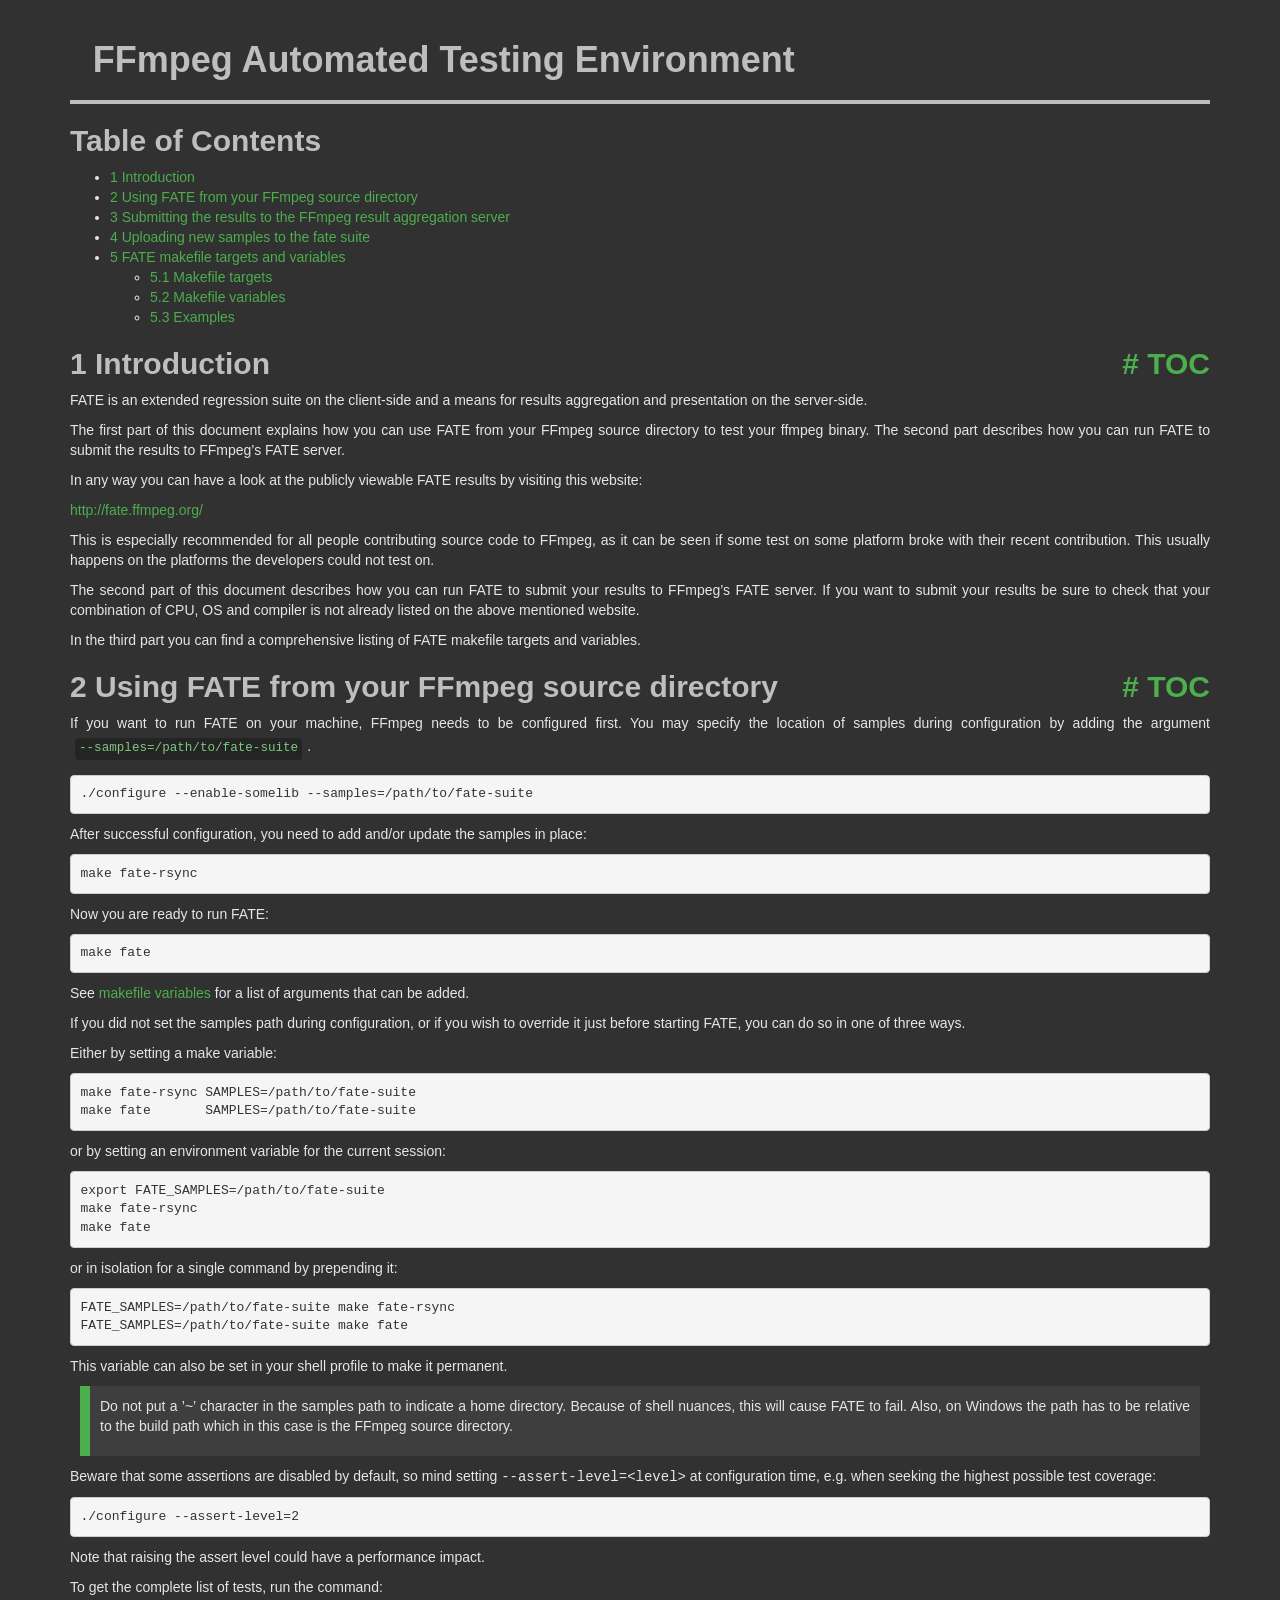
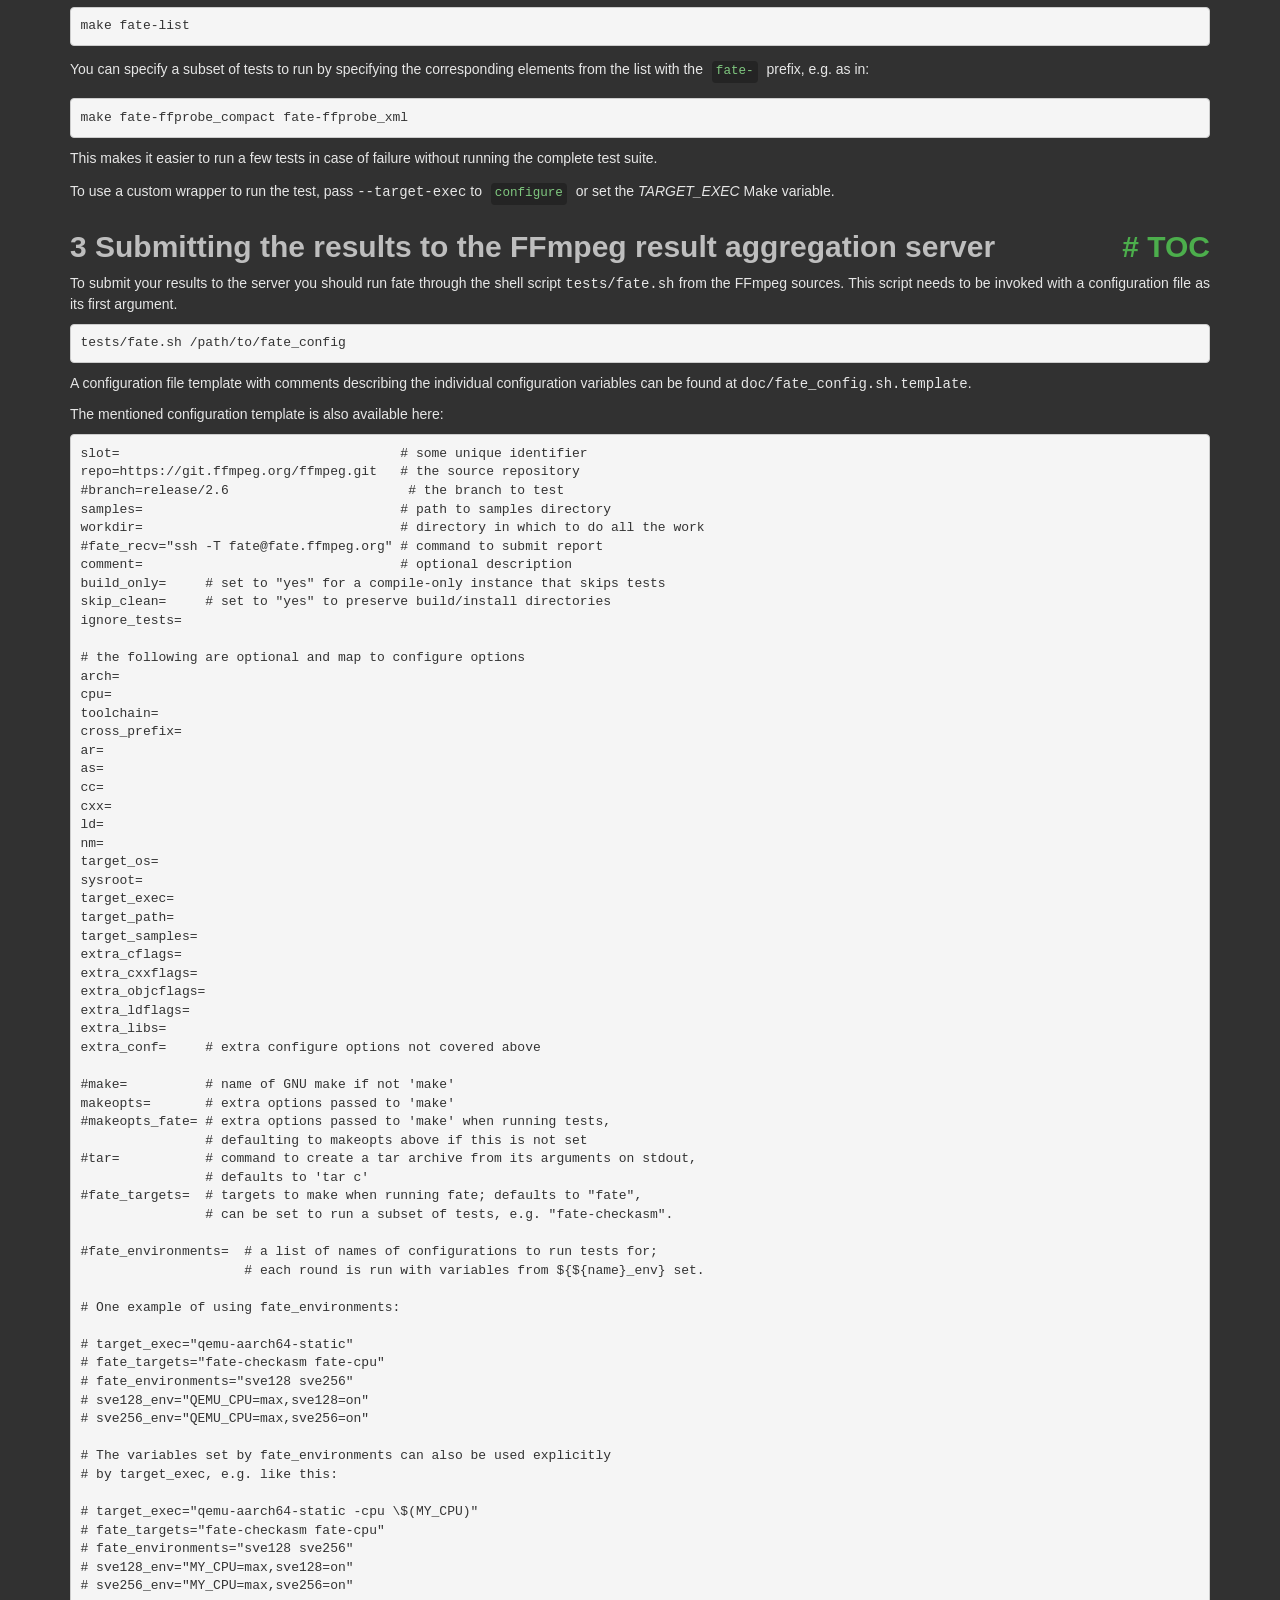
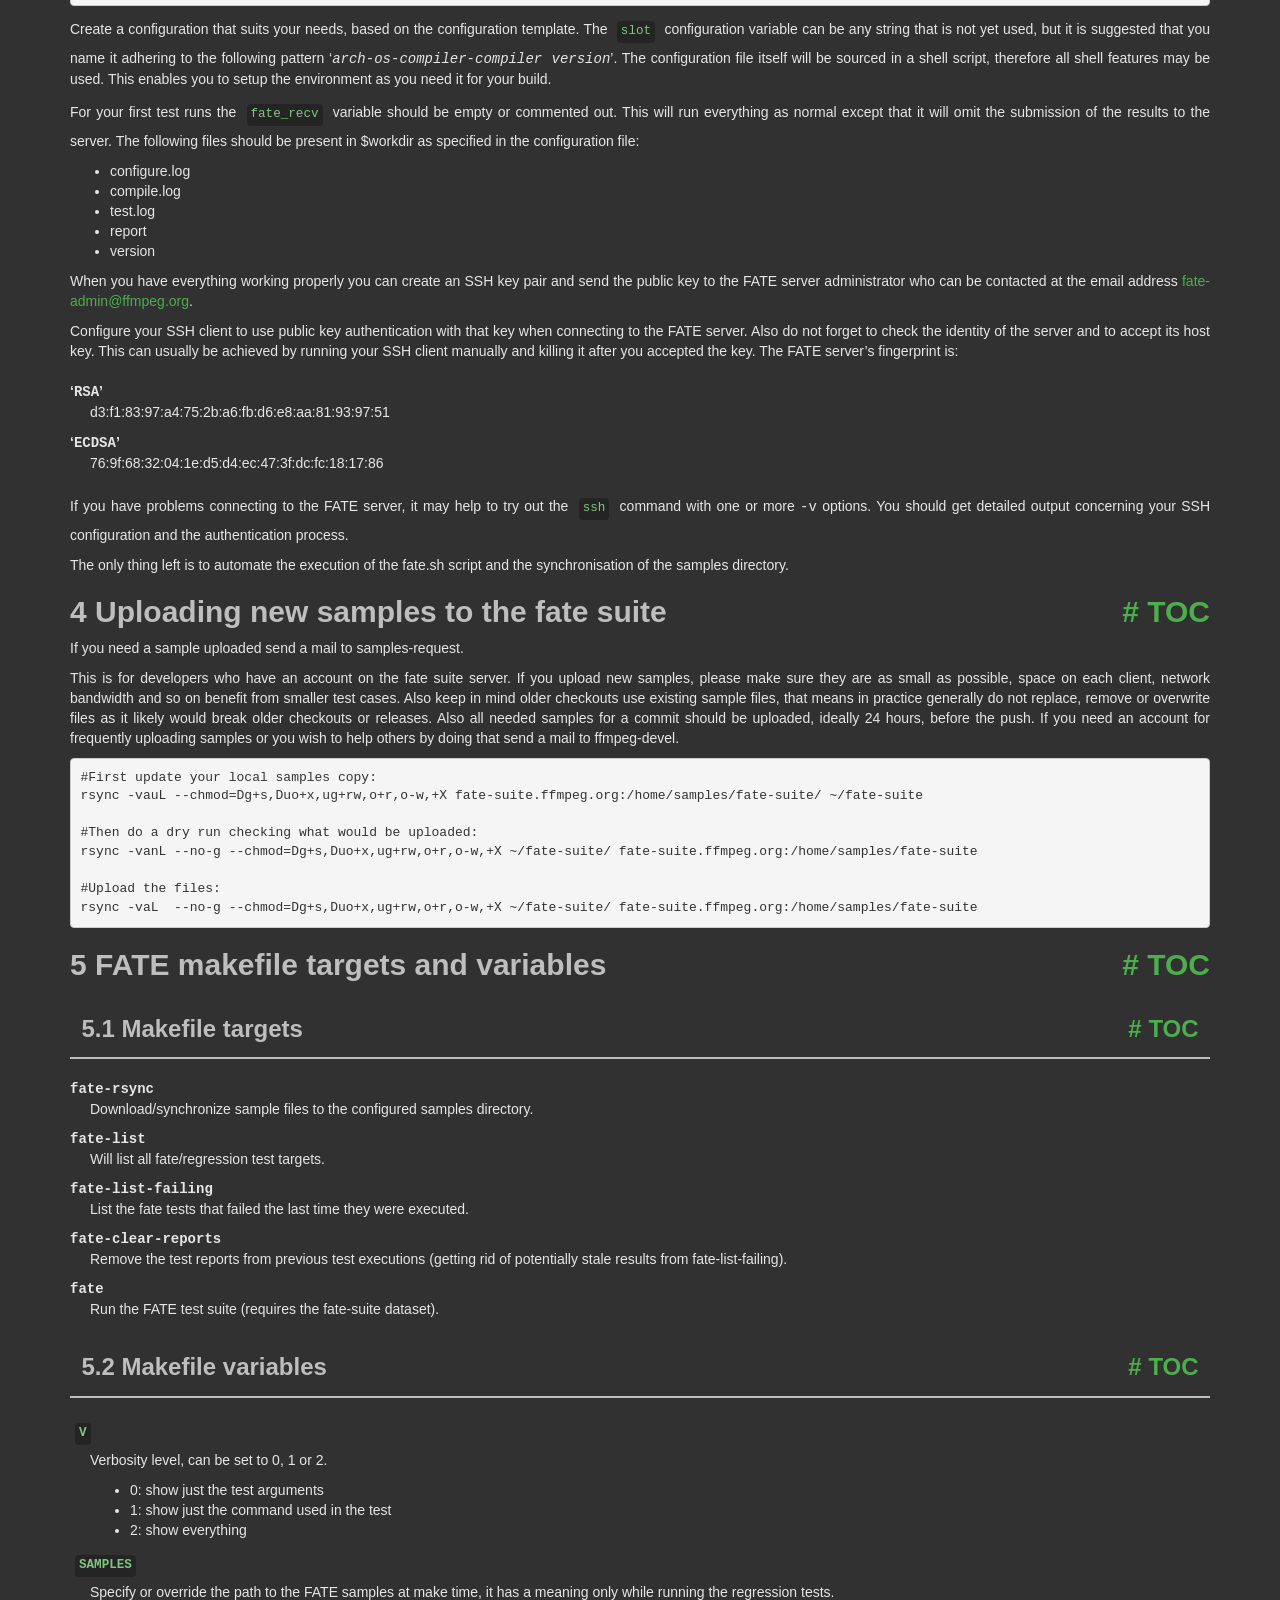
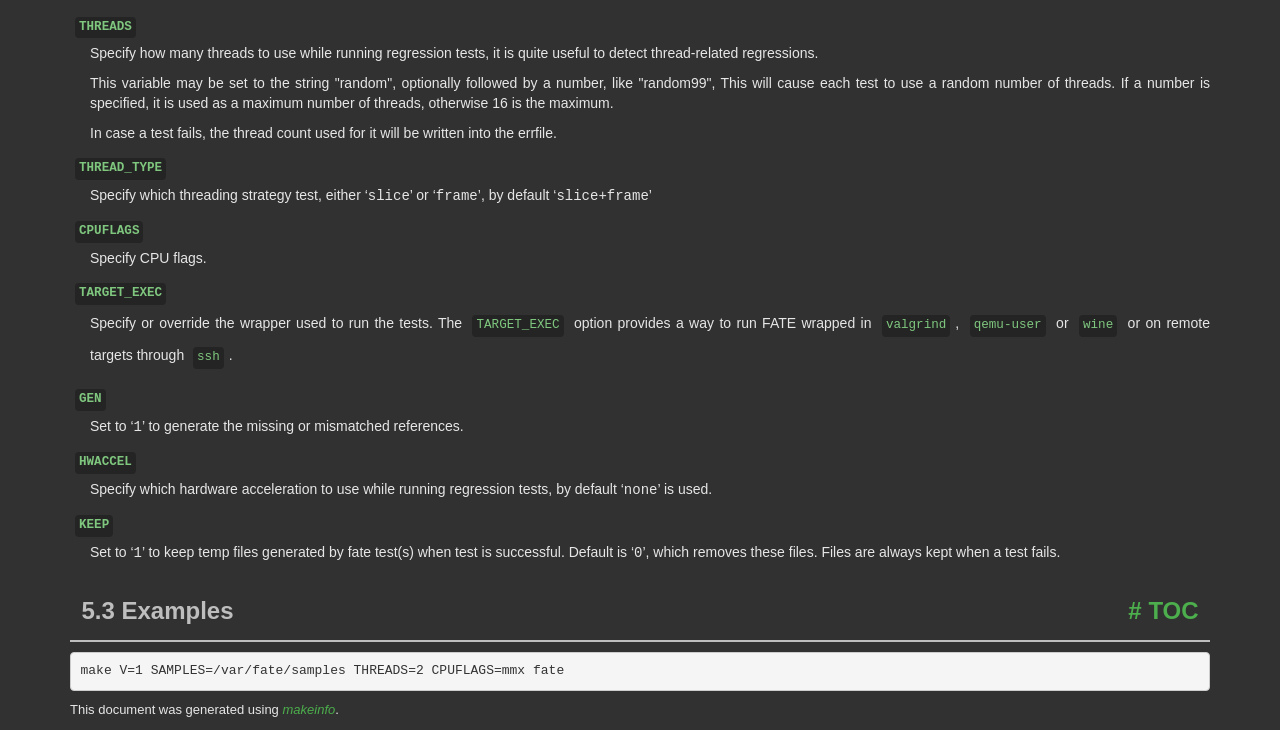
<file: ffmpeg-2026-08-03-git-01a25f74cc-essentials_build/doc/fate.html>
<!DOCTYPE html PUBLIC "-//W3C//DTD HTML 4.01 Transitional//EN" "http://www.w3.org/TR/html4/loose.dtd">
<html>
<!-- Created by GNU Texinfo 7.2, https://www.gnu.org/software/texinfo/ -->
  <head>
    <meta charset="utf-8">
    <title>
      FFmpeg Automated Testing Environment
    </title>
    <meta name="viewport" content="width=device-width,initial-scale=1.0">
    <link rel="stylesheet" type="text/css" href="bootstrap.min.css">
    <link rel="stylesheet" type="text/css" href="style.min.css">
  </head>
  <body>
    <div class="container">
      <h1>
      FFmpeg Automated Testing Environment
      </h1>


<a name="Top"></a>
<a name="SEC_Top"></a>

<div class="region-contents" id="SEC_Contents">
<h2 class="contents-heading">Table of Contents</h2>

<div class="contents">

<ul class="toc-numbered-mark">
  <li><a id="toc-Introduction" href="#Introduction">1 Introduction</a></li>
  <li><a id="toc-Using-FATE-from-your-FFmpeg-source-directory" href="#Using-FATE-from-your-FFmpeg-source-directory">2 Using FATE from your FFmpeg source directory</a></li>
  <li><a id="toc-Submitting-the-results-to-the-FFmpeg-result-aggregation-server" href="#Submitting-the-results-to-the-FFmpeg-result-aggregation-server">3 Submitting the results to the FFmpeg result aggregation server</a></li>
  <li><a id="toc-Uploading-new-samples-to-the-fate-suite" href="#Uploading-new-samples-to-the-fate-suite">4 Uploading new samples to the fate suite</a></li>
  <li><a id="toc-FATE-makefile-targets-and-variables" href="#FATE-makefile-targets-and-variables">5 FATE makefile targets and variables</a>
  <ul class="toc-numbered-mark">
    <li><a id="toc-Makefile-targets" href="#Makefile-targets">5.1 Makefile targets</a></li>
    <li><a id="toc-Makefile-variables" href="#Makefile-variables">5.2 Makefile variables</a></li>
    <li><a id="toc-Examples" href="#Examples">5.3 Examples</a></li>
  </ul></li>
</ul>
</div>
</div>

<a name="Introduction"></a>
<h2 class="chapter">1 Introduction<span class="pull-right"><a class="anchor hidden-xs" href="#Introduction" aria-hidden="true">#</a> <a class="anchor hidden-xs"href="#toc-Introduction" aria-hidden="true">TOC</a></span></h2>

<p>FATE is an extended regression suite on the client-side and a means
for results aggregation and presentation on the server-side.
</p>
<p>The first part of this document explains how you can use FATE from
your FFmpeg source directory to test your ffmpeg binary. The second
part describes how you can run FATE to submit the results to FFmpeg&rsquo;s
FATE server.
</p>
<p>In any way you can have a look at the publicly viewable FATE results
by visiting this website:
</p>
<p><a class="url" href="http://fate.ffmpeg.org/">http://fate.ffmpeg.org/</a>
</p>
<p>This is especially recommended for all people contributing source
code to FFmpeg, as it can be seen if some test on some platform broke
with their recent contribution. This usually happens on the platforms
the developers could not test on.
</p>
<p>The second part of this document describes how you can run FATE to
submit your results to FFmpeg&rsquo;s FATE server. If you want to submit your
results be sure to check that your combination of CPU, OS and compiler
is not already listed on the above mentioned website.
</p>
<p>In the third part you can find a comprehensive listing of FATE makefile
targets and variables.
</p>

<a name="Using-FATE-from-your-FFmpeg-source-directory"></a>
<h2 class="chapter">2 Using FATE from your FFmpeg source directory<span class="pull-right"><a class="anchor hidden-xs" href="#Using-FATE-from-your-FFmpeg-source-directory" aria-hidden="true">#</a> <a class="anchor hidden-xs"href="#toc-Using-FATE-from-your-FFmpeg-source-directory" aria-hidden="true">TOC</a></span></h2>

<p>If you want to run FATE on your machine, FFmpeg needs to be configured first.
You may specify the location of samples during configuration by adding the
argument <code class="code">--samples=/path/to/fate-suite</code>.
</p>
<div class="example">
<pre class="example-preformatted">./configure --enable-somelib --samples=/path/to/fate-suite
</pre></div>

<p>After successful configuration, you need to add and/or update the samples in place:
</p>
<div class="example">
<pre class="example-preformatted">make fate-rsync
</pre></div>

<p>Now you are ready to run FATE:
</p>
<div class="example">
<pre class="example-preformatted">make fate
</pre></div>

<p>See <a class="ref" href="#makefile-variables">makefile variables</a> for a list of arguments that can be added.
</p>
<p>If you did not set the samples path during configuration, or if you wish to
override it just before starting FATE, you can do so in one of three ways.
</p>
<p>Either by setting a make variable:
</p>
<div class="example">
<pre class="example-preformatted">make fate-rsync SAMPLES=/path/to/fate-suite
make fate       SAMPLES=/path/to/fate-suite
</pre></div>

<p>or by setting an environment variable for the current session:
</p>
<div class="example">
<pre class="example-preformatted">export FATE_SAMPLES=/path/to/fate-suite
make fate-rsync
make fate
</pre></div>

<p>or in isolation for a single command by prepending it:
</p>
<div class="example">
<pre class="example-preformatted">FATE_SAMPLES=/path/to/fate-suite make fate-rsync
FATE_SAMPLES=/path/to/fate-suite make fate
</pre></div>

<p>This variable can also be set in your shell profile to make it permanent.
</p>
<div class="info">
<p>Do not put a &rsquo;~&rsquo; character in the samples path to indicate a home
directory. Because of shell nuances, this will cause FATE to fail.
Also, on Windows the path has to be relative to the build path
which in this case is the FFmpeg source directory.
</p></div>
<p>Beware that some assertions are disabled by default, so mind setting
<samp class="option">--assert-level=&lt;level&gt;</samp> at configuration time, e.g. when seeking
the highest possible test coverage:
</p><div class="example">
<pre class="example-preformatted">./configure --assert-level=2
</pre></div>
<p>Note that raising the assert level could have a performance impact.
</p>
<p>To get the complete list of tests, run the command:
</p><div class="example">
<pre class="example-preformatted">make fate-list
</pre></div>

<p>You can specify a subset of tests to run by specifying the
corresponding elements from the list with the <code class="code">fate-</code> prefix,
e.g. as in:
</p><div class="example">
<pre class="example-preformatted">make fate-ffprobe_compact fate-ffprobe_xml
</pre></div>

<p>This makes it easier to run a few tests in case of failure without
running the complete test suite.
</p>
<p>To use a custom wrapper to run the test, pass <samp class="option">--target-exec</samp> to
<code class="command">configure</code> or set the <var class="var">TARGET_EXEC</var> Make variable.
</p>

<a name="Submitting-the-results-to-the-FFmpeg-result-aggregation-server"></a>
<h2 class="chapter">3 Submitting the results to the FFmpeg result aggregation server<span class="pull-right"><a class="anchor hidden-xs" href="#Submitting-the-results-to-the-FFmpeg-result-aggregation-server" aria-hidden="true">#</a> <a class="anchor hidden-xs"href="#toc-Submitting-the-results-to-the-FFmpeg-result-aggregation-server" aria-hidden="true">TOC</a></span></h2>

<p>To submit your results to the server you should run fate through the
shell script <samp class="file">tests/fate.sh</samp> from the FFmpeg sources. This script needs
to be invoked with a configuration file as its first argument.
</p>
<div class="example">
<pre class="example-preformatted">tests/fate.sh /path/to/fate_config
</pre></div>

<p>A configuration file template with comments describing the individual
configuration variables can be found at <samp class="file">doc/fate_config.sh.template</samp>.
</p>
<p>The mentioned configuration template is also available here:
</p><pre class="verbatim">slot=                                    # some unique identifier
repo=https://git.ffmpeg.org/ffmpeg.git   # the source repository
#branch=release/2.6                       # the branch to test
samples=                                 # path to samples directory
workdir=                                 # directory in which to do all the work
#fate_recv=&quot;ssh -T fate@fate.ffmpeg.org&quot; # command to submit report
comment=                                 # optional description
build_only=     # set to &quot;yes&quot; for a compile-only instance that skips tests
skip_clean=     # set to &quot;yes&quot; to preserve build/install directories
ignore_tests=

# the following are optional and map to configure options
arch=
cpu=
toolchain=
cross_prefix=
ar=
as=
cc=
cxx=
ld=
nm=
target_os=
sysroot=
target_exec=
target_path=
target_samples=
extra_cflags=
extra_cxxflags=
extra_objcflags=
extra_ldflags=
extra_libs=
extra_conf=     # extra configure options not covered above

#make=          # name of GNU make if not 'make'
makeopts=       # extra options passed to 'make'
#makeopts_fate= # extra options passed to 'make' when running tests,
                # defaulting to makeopts above if this is not set
#tar=           # command to create a tar archive from its arguments on stdout,
                # defaults to 'tar c'
#fate_targets=  # targets to make when running fate; defaults to &quot;fate&quot;,
                # can be set to run a subset of tests, e.g. &quot;fate-checkasm&quot;.

#fate_environments=  # a list of names of configurations to run tests for;
                     # each round is run with variables from ${${name}_env} set.

# One example of using fate_environments:

# target_exec=&quot;qemu-aarch64-static&quot;
# fate_targets=&quot;fate-checkasm fate-cpu&quot;
# fate_environments=&quot;sve128 sve256&quot;
# sve128_env=&quot;QEMU_CPU=max,sve128=on&quot;
# sve256_env=&quot;QEMU_CPU=max,sve256=on&quot;

# The variables set by fate_environments can also be used explicitly
# by target_exec, e.g. like this:

# target_exec=&quot;qemu-aarch64-static -cpu \$(MY_CPU)&quot;
# fate_targets=&quot;fate-checkasm fate-cpu&quot;
# fate_environments=&quot;sve128 sve256&quot;
# sve128_env=&quot;MY_CPU=max,sve128=on&quot;
# sve256_env=&quot;MY_CPU=max,sve256=on&quot;
</pre>
<p>Create a configuration that suits your needs, based on the configuration
template. The <code class="env">slot</code> configuration variable can be any string that is not
yet used, but it is suggested that you name it adhering to the following
pattern &lsquo;<samp class="samp"><var class="var">arch</var>-<var class="var">os</var>-<var class="var">compiler</var>-<var class="var">compiler version</var></samp>&rsquo;. The
configuration file itself will be sourced in a shell script, therefore all
shell features may be used. This enables you to setup the environment as you
need it for your build.
</p>
<p>For your first test runs the <code class="env">fate_recv</code> variable should be empty or
commented out. This will run everything as normal except that it will omit
the submission of the results to the server. The following files should be
present in $workdir as specified in the configuration file:
</p>
<ul class="itemize mark-bullet">
<li>configure.log
    </li><li>compile.log
    </li><li>test.log
    </li><li>report
    </li><li>version
</li></ul>

<p>When you have everything working properly you can create an SSH key pair
and send the public key to the FATE server administrator who can be contacted
at the email address <a class="email" href="mailto:fate-admin@ffmpeg.org">fate-admin@ffmpeg.org</a>.
</p>
<p>Configure your SSH client to use public key authentication with that key
when connecting to the FATE server. Also do not forget to check the identity
of the server and to accept its host key. This can usually be achieved by
running your SSH client manually and killing it after you accepted the key.
The FATE server&rsquo;s fingerprint is:
</p>
<dl class="table">
<dt>&lsquo;<samp class="samp">RSA</samp>&rsquo;</dt>
<dd><p>d3:f1:83:97:a4:75:2b:a6:fb:d6:e8:aa:81:93:97:51
</p></dd>
<dt>&lsquo;<samp class="samp">ECDSA</samp>&rsquo;</dt>
<dd><p>76:9f:68:32:04:1e:d5:d4:ec:47:3f:dc:fc:18:17:86
</p></dd>
</dl>

<p>If you have problems connecting to the FATE server, it may help to try out
the <code class="command">ssh</code> command with one or more <samp class="option">-v</samp> options. You should
get detailed output concerning your SSH configuration and the authentication
process.
</p>
<p>The only thing left is to automate the execution of the fate.sh script and
the synchronisation of the samples directory.
</p>
<a name="Uploading-new-samples-to-the-fate-suite"></a>
<h2 class="chapter">4 Uploading new samples to the fate suite<span class="pull-right"><a class="anchor hidden-xs" href="#Uploading-new-samples-to-the-fate-suite" aria-hidden="true">#</a> <a class="anchor hidden-xs"href="#toc-Uploading-new-samples-to-the-fate-suite" aria-hidden="true">TOC</a></span></h2>

<p>If you need a sample uploaded send a mail to samples-request.
</p>
<p>This is for developers who have an account on the fate suite server.
If you upload new samples, please make sure they are as small as possible,
space on each client, network bandwidth and so on benefit from smaller test cases.
Also keep in mind older checkouts use existing sample files, that means in
practice generally do not replace, remove or overwrite files as it likely would
break older checkouts or releases.
Also all needed samples for a commit should be uploaded, ideally 24
hours, before the push.
If you need an account for frequently uploading samples or you wish to help
others by doing that send a mail to ffmpeg-devel.
</p>
<div class="example">
<pre class="example-preformatted">#First update your local samples copy:
rsync -vauL --chmod=Dg+s,Duo+x,ug+rw,o+r,o-w,+X fate-suite.ffmpeg.org:/home/samples/fate-suite/ ~/fate-suite

#Then do a dry run checking what would be uploaded:
rsync -vanL --no-g --chmod=Dg+s,Duo+x,ug+rw,o+r,o-w,+X ~/fate-suite/ fate-suite.ffmpeg.org:/home/samples/fate-suite

#Upload the files:
rsync -vaL  --no-g --chmod=Dg+s,Duo+x,ug+rw,o+r,o-w,+X ~/fate-suite/ fate-suite.ffmpeg.org:/home/samples/fate-suite
</pre></div>


<a name="FATE-makefile-targets-and-variables"></a>
<h2 class="chapter">5 FATE makefile targets and variables<span class="pull-right"><a class="anchor hidden-xs" href="#FATE-makefile-targets-and-variables" aria-hidden="true">#</a> <a class="anchor hidden-xs"href="#toc-FATE-makefile-targets-and-variables" aria-hidden="true">TOC</a></span></h2>

<a name="Makefile-targets"></a>
<h3 class="section">5.1 Makefile targets<span class="pull-right"><a class="anchor hidden-xs" href="#Makefile-targets" aria-hidden="true">#</a> <a class="anchor hidden-xs"href="#toc-Makefile-targets" aria-hidden="true">TOC</a></span></h3>

<dl class="table">
<dt><samp class="option">fate-rsync</samp></dt>
<dd><p>Download/synchronize sample files to the configured samples directory.
</p>
</dd>
<dt><samp class="option">fate-list</samp></dt>
<dd><p>Will list all fate/regression test targets.
</p>
</dd>
<dt><samp class="option">fate-list-failing</samp></dt>
<dd><p>List the fate tests that failed the last time they were executed.
</p>
</dd>
<dt><samp class="option">fate-clear-reports</samp></dt>
<dd><p>Remove the test reports from previous test executions (getting rid of
potentially stale results from fate-list-failing).
</p>
</dd>
<dt><samp class="option">fate</samp></dt>
<dd><p>Run the FATE test suite (requires the fate-suite dataset).
</p></dd>
</dl>

<a name="Makefile-variables"></a>
<h3 class="section">5.2 Makefile variables<span class="pull-right"><a class="anchor hidden-xs" href="#Makefile-variables" aria-hidden="true">#</a> <a class="anchor hidden-xs"href="#toc-Makefile-variables" aria-hidden="true">TOC</a></span></h3>
<a class="anchor" id="makefile-variables"></a>
<dl class="table">
<dt><code class="env">V</code></dt>
<dd><p>Verbosity level, can be set to 0, 1 or 2.
    </p><ul class="itemize mark-bullet">
<li>0: show just the test arguments
        </li><li>1: show just the command used in the test
        </li><li>2: show everything
    </li></ul>

</dd>
<dt><code class="env">SAMPLES</code></dt>
<dd><p>Specify or override the path to the FATE samples at make time, it has a
meaning only while running the regression tests.
</p>
</dd>
<dt><code class="env">THREADS</code></dt>
<dd><p>Specify how many threads to use while running regression tests, it is
quite useful to detect thread-related regressions.
</p>
<p>This variable may be set to the string &quot;random&quot;, optionally followed by a
number, like &quot;random99&quot;, This will cause each test to use a random number of
threads. If a number is specified, it is used as a maximum number of threads,
otherwise 16 is the maximum.
</p>
<p>In case a test fails, the thread count used for it will be written into the
errfile.
</p>
</dd>
<dt><code class="env">THREAD_TYPE</code></dt>
<dd><p>Specify which threading strategy test, either &lsquo;<samp class="samp">slice</samp>&rsquo; or &lsquo;<samp class="samp">frame</samp>&rsquo;,
by default &lsquo;<samp class="samp">slice+frame</samp>&rsquo;
</p>
</dd>
<dt><code class="env">CPUFLAGS</code></dt>
<dd><p>Specify CPU flags.
</p>
</dd>
<dt><code class="env">TARGET_EXEC</code></dt>
<dd><p>Specify or override the wrapper used to run the tests.
The <code class="env">TARGET_EXEC</code> option provides a way to run FATE wrapped in
<code class="command">valgrind</code>, <code class="command">qemu-user</code> or <code class="command">wine</code> or on remote targets
through <code class="command">ssh</code>.
</p>
</dd>
<dt><code class="env">GEN</code></dt>
<dd><p>Set to &lsquo;<samp class="samp">1</samp>&rsquo; to generate the missing or mismatched references.
</p>
</dd>
<dt><code class="env">HWACCEL</code></dt>
<dd><p>Specify which hardware acceleration to use while running regression tests,
by default &lsquo;<samp class="samp">none</samp>&rsquo; is used.
</p>
</dd>
<dt><code class="env">KEEP</code></dt>
<dd><p>Set to &lsquo;<samp class="samp">1</samp>&rsquo; to keep temp files generated by fate test(s) when test is successful.
Default is &lsquo;<samp class="samp">0</samp>&rsquo;, which removes these files. Files are always kept when a test
fails.
</p>
</dd>
</dl>

<a name="Examples"></a>
<h3 class="section">5.3 Examples<span class="pull-right"><a class="anchor hidden-xs" href="#Examples" aria-hidden="true">#</a> <a class="anchor hidden-xs"href="#toc-Examples" aria-hidden="true">TOC</a></span></h3>

<div class="example">
<pre class="example-preformatted">make V=1 SAMPLES=/var/fate/samples THREADS=2 CPUFLAGS=mmx fate
</pre></div>
      <p style="font-size: small;">
        This document was generated using <a class="uref" href="https://www.gnu.org/software/texinfo/"><em class="emph">makeinfo</em></a>.
      </p>
    </div>
  </body>
</html>
</file>
<file: frontend/style.css>
:root { 
    --bg:#0a0d14; 
    --panel:#151a2a; 
    --edge:#2b3450; 
    --amber:#e8a33d; 
    --text:#f3f0e8; 
    --muted:#9ca5bc; 
    --danger:#ff9b83; 
}


* { 
    box-sizing:border-box; 
}


body { 
    margin:0; 
    min-height:100vh; 
    color:var(--text); 
    font-family:Manrope,sans-serif; 
    background:radial-gradient(circle at 50% -10%,#28334b 0,transparent 38%),var(--bg); 
}
.brand{
    margin: 0;
    display: flex;
    padding: 5px;
    height: 40px;

}
nav ul{
    margin: 0;
    list-style: none;
    display: flex;
    padding: 10px;
    align-items: center;
    

}
</file>
<file: frontend/spool.css>
:root { --bg:#0a0d14; --panel:#151a2a; --edge:#2b3450; --amber:#e8a33d; --text:#f3f0e8; --muted:#9ca5bc; --danger:#ff9b83; }
* { box-sizing:border-box; }
body { margin:0; min-height:100vh; color:var(--text); font-family:Manrope,sans-serif; background:radial-gradient(circle at 50% -10%,#28334b 0,transparent 38%),var(--bg); }
.page { max-width:720px; margin:auto; padding:64px 20px; }
header { margin-bottom:28px; }
.eyebrow { margin:0 0 8px; color:var(--amber); font-size:12px; font-weight:800; letter-spacing:.14em; }
h1 { margin:0; font:800 42px Unbounded,sans-serif; letter-spacing:.04em; }
.subtitle,.help,.preview p { color:var(--muted); }
.card { margin:16px 0; padding:22px; border:1px solid var(--edge); border-radius:16px; background:var(--panel); }
label { display:block; margin:0 0 8px; color:var(--muted); font-size:12px; font-weight:800; letter-spacing:.06em; text-transform:uppercase; }
input,select { width:100%; margin:0 0 18px; padding:13px; border:1px solid var(--edge); border-radius:9px; color:var(--text); background:#0e1321; font:inherit; }
.url-row { display:flex; gap:10px; } .url-row input { margin:0; }
button { border:0; border-radius:9px; padding:13px 20px; color:#201708; background:var(--amber); font-weight:800; cursor:pointer; } button:disabled { opacity:.6; cursor:wait; }
.help { margin:14px 0 0; font-size:13px; line-height:1.5; }
.message { padding:13px 16px; border-radius:9px; } .error { color:var(--danger); background:#3d2022; }
.badge { display:inline-block; padding:4px 8px; border-radius:99px; color:var(--amber); background:#3b2c19; font-size:11px; font-weight:800; letter-spacing:.08em; }
h2 { margin:10px 0 6px; font-size:20px; } .preview p { margin:0; }
.tabs { display:flex; gap:8px; margin-bottom:20px; } .tab { flex:1; color:var(--muted); background:#0e1321; } .tab.active { color:#201708; background:var(--amber); }
.download { width:100%; margin-top:8px; font-family:Unbounded,sans-serif; letter-spacing:.04em; }
.bar { height:10px; overflow:hidden; border-radius:99px; background:#0e1321; } .bar span { display:block; width:0; height:100%; background:var(--amber); transition:width .15s; }
.progress p { margin:12px 0 0; color:var(--muted); font-size:14px; }
@media (max-width:520px) { .page { padding-top:38px; } h1 { font-size:32px; } .url-row { flex-direction:column; } }
</file>
<file: ffmpeg-2026-08-03-git-01a25f74cc-essentials_build/doc/style.min.css>
/*!
The MIT License (MIT)

Copyright (c) 2014 Barbara Lepage <db0company@gmail.com>

Permission is hereby granted, free of charge, to any person obtaining a copy
of this software and associated documentation files (the "Software"), to deal
in the Software without restriction, including without limitation the rights
to use, copy, modify, merge, publish, distribute, sublicense, and/or sell
copies of the Software, and to permit persons to whom the Software is
furnished to do so, subject to the following conditions:

The above copyright notice and this permission notice shall be included in all
copies or substantial portions of the Software.

THE SOFTWARE IS PROVIDED "AS IS", WITHOUT WARRANTY OF ANY KIND, EXPRESS OR
IMPLIED, INCLUDING BUT NOT LIMITED TO THE WARRANTIES OF MERCHANTABILITY,
FITNESS FOR A PARTICULAR PURPOSE AND NONINFRINGEMENT. IN NO EVENT SHALL THE
AUTHORS OR COPYRIGHT HOLDERS BE LIABLE FOR ANY CLAIM, DAMAGES OR OTHER
LIABILITY, WHETHER IN AN ACTION OF CONTRACT, TORT OR OTHERWISE, ARISING FROM,
OUT OF OR IN CONNECTION WITH THE SOFTWARE OR THE USE OR OTHER DEALINGS IN THE
SOFTWARE.
 */body{background-color:#313131;color:#e6e6e6;text-align:justify}body, h1, h2, h3, h4, h5, h6{font-family:"Lucida Grande","Lucida Sans Unicode","Lucida Sans","Helvetica Neue",Helvetica,Verdana,Tahoma,sans-serif}a{color:#4cae4c}a strong{color:#e6e6e6}a:hover{color:#7fc77f}a:hover strong{color:#4cae4c}main{width:100% ! important;min-height:600px;margin:auto}h1, h2, h3, h4{font-weight:bold;text-align:left}h1, h2, h3{color:#bebebe}h1 strong, h2 strong, h3 strong{color:#e6e6e6}h4, h5, h6{color:#3c8b3c}h1{border-bottom:4px #bebebe solid;padding:20px 2%}h3{border-bottom:2px #bebebe solid;padding:15px 1%}h4{border-bottom:1px solid #e6e6e6;padding:10px 0;margin:20px 0;color:#e6e6e6}.list-group .list-group-item{background-color:#3e3e3e;border-color:black}.list-group.list-group-big .list-group-item{padding:25px}.list-group a.list-group-item{color:#7fc77f}.list-group a.list-group-item:hover{background-color:#313131;color:#4cae4c}.well{background-color:#242424;border-color:black;color:#bebebe}.well strong{color:#e6e6e6}.well code{background-color:#313131}.well hr{border-color:#3c8b3c}.well h3{margin:5px 0 15px 0;border:0;padding:0}.well a{color:#4cae4c}.well a.btn{color:white}.well small{display:block;padding:0 10px;font-style:italic}.well.example{padding-top:40px;margin-bottom:130px}.well.example pre{margin:50px;margin-bottom:30px;font-size:1.5em}.well.example .btn{margin-right:50px;margin-bottom:20px}.well.well-with-icon{min-height:136px}.well.well-with-icon .pull-right,.well.well-with-icon .pull-left{background-color:#4cae4c;color:#e6e6e6;padding:10px;border-radius:5px;margin:5px}.well.well-with-icon .pull-right{margin-left:20px}.well.well-with-icon .pull-left{margin-right:20px}a.well{display:block}a.well:hover{text-decoration:none;opacity:0.8}.info, .warning{margin:10px;padding:10px;background-color:#3e3e3e;color:#e6e6e6}.info code, .warning code{background-color:#313131}.info{border-left:10px #4cae4c solid}.warning{border-left:10px #ae4c4c solid}.with-icon{padding:30px}.with-icon .pull-left{padding-right:30px}.with-icon .pull-right{padding-left:30px}dd{margin-left:20px}code{background-color:#242424;color:#7fc77f;display:inline-block;margin:5px}.table{margin:20px 0;border-radius:4px}.table th,.table td,.table tr{border:1px solid #171717}.table tr th{background-color:#3e3e3e;border-bottom:2px solid #e6e6e6}.table tr:nth-child(odd){background-color:#242424}#sidebar-wrapper, .navbar{background-color:#171717;overflow-x:hidden}#sidebar-wrapper .sidebar-brand img,#sidebar-wrapper .navbar-brand img, .navbar .sidebar-brand img, .navbar .navbar-brand img{opacity:0.6;margin-right:8px}#sidebar-wrapper .sidebar-brand:hover,#sidebar-wrapper .navbar-brand:hover, .navbar .sidebar-brand:hover, .navbar .navbar-brand:hover{color:#fff}#sidebar-wrapper .sidebar-brand:hover img,#sidebar-wrapper .navbar-brand:hover img, .navbar .sidebar-brand:hover img, .navbar .navbar-brand:hover img{opacity:1}#sidebar-wrapper .sidebar-nav li ul, .navbar .sidebar-nav li ul{list-style-type:none;padding:0}#sidebar-wrapper .sidebar-nav li ul li, .navbar .sidebar-nav li ul li{line-height:20px}#sidebar-wrapper .sidebar-nav li ul li a, .navbar .sidebar-nav li ul li a{padding-left:20px}.content-header{height:auto;background-color:#242424}.content-header h1{color:#e6e6e6;display:block;margin:0;margin-bottom:20px;line-height:normal;border-bottom:none}#download h4, #index h4{margin-top:180px}#download h4.first, #index h4.first{margin-top:20px}#download h4.first small, #index h4.first small{color:inherit;font-size:1em}#download .btn-download-wrapper, #index .btn-download-wrapper{text-align:center;margin:160px auto}#download .btn-download-wrapper .btn, #index .btn-download-wrapper .btn{font-size:3em;padding:3%;display:inline-block;margin-bottom:5px}#download .btn-download-wrapper small, #index .btn-download-wrapper small{display:block;font-size:0.4em}#download h2.description, #index h2.description{color:#e6e6e6;font-size:2em;font-weight:bold;margin:120px 50px;line-height:2em}#download h2.description .label, #index h2.description .label{font-size:0.5em}#download .btn-download-wrapper{margin:40px auto}#download .os-selector{text-align:center;color:#e6e6e6;margin:30px 0}#download .os-selector a.btn-build{color:#e6e6e6;display:block;padding:20px;border-radius:2px}#download .os-selector .btn-build[href="#build-linux"]{background-color:#e43}#download .os-selector .btn-build[href="#build-linux"]:hover{color:#e43;background-color:#e6e6e6}#download .os-selector .btn-build[href="#build-windows"]{background-color:#06a}#download .os-selector .btn-build[href="#build-windows"]:hover{color:#06a;background-color:#e6e6e6}#download .os-selector .btn-build[href="#build-mac"]{background-color:darkgrey}#download .os-selector .btn-build[href="#build-mac"]:hover{color:darkgrey;background-color:#e6e6e6}#download .os-selector .tab-content{margin-top:20px}#download .os-selector #build-linux h3{color:#e43}#download .os-selector #build-windows h3{color:#06a}#download .os-selector #build-mac h3{color:darkgrey}footer{background-color:#242424;border-top:1px #101010 solid;padding:20px 0%}footer a{display:block}footer img[alt="FFmpeg"]{width:50%;display:block;margin:auto}.example.user-good pre{color:#bfbfbf;border:1px solid #357735;border-left:10px solid #357735;background-color:#242424}.example.user-bad pre{color:#bfbfbf;border:1px solid #ae4c4c;border-left:10px solid #ae4c4c;background-color:#242424}
</file>
